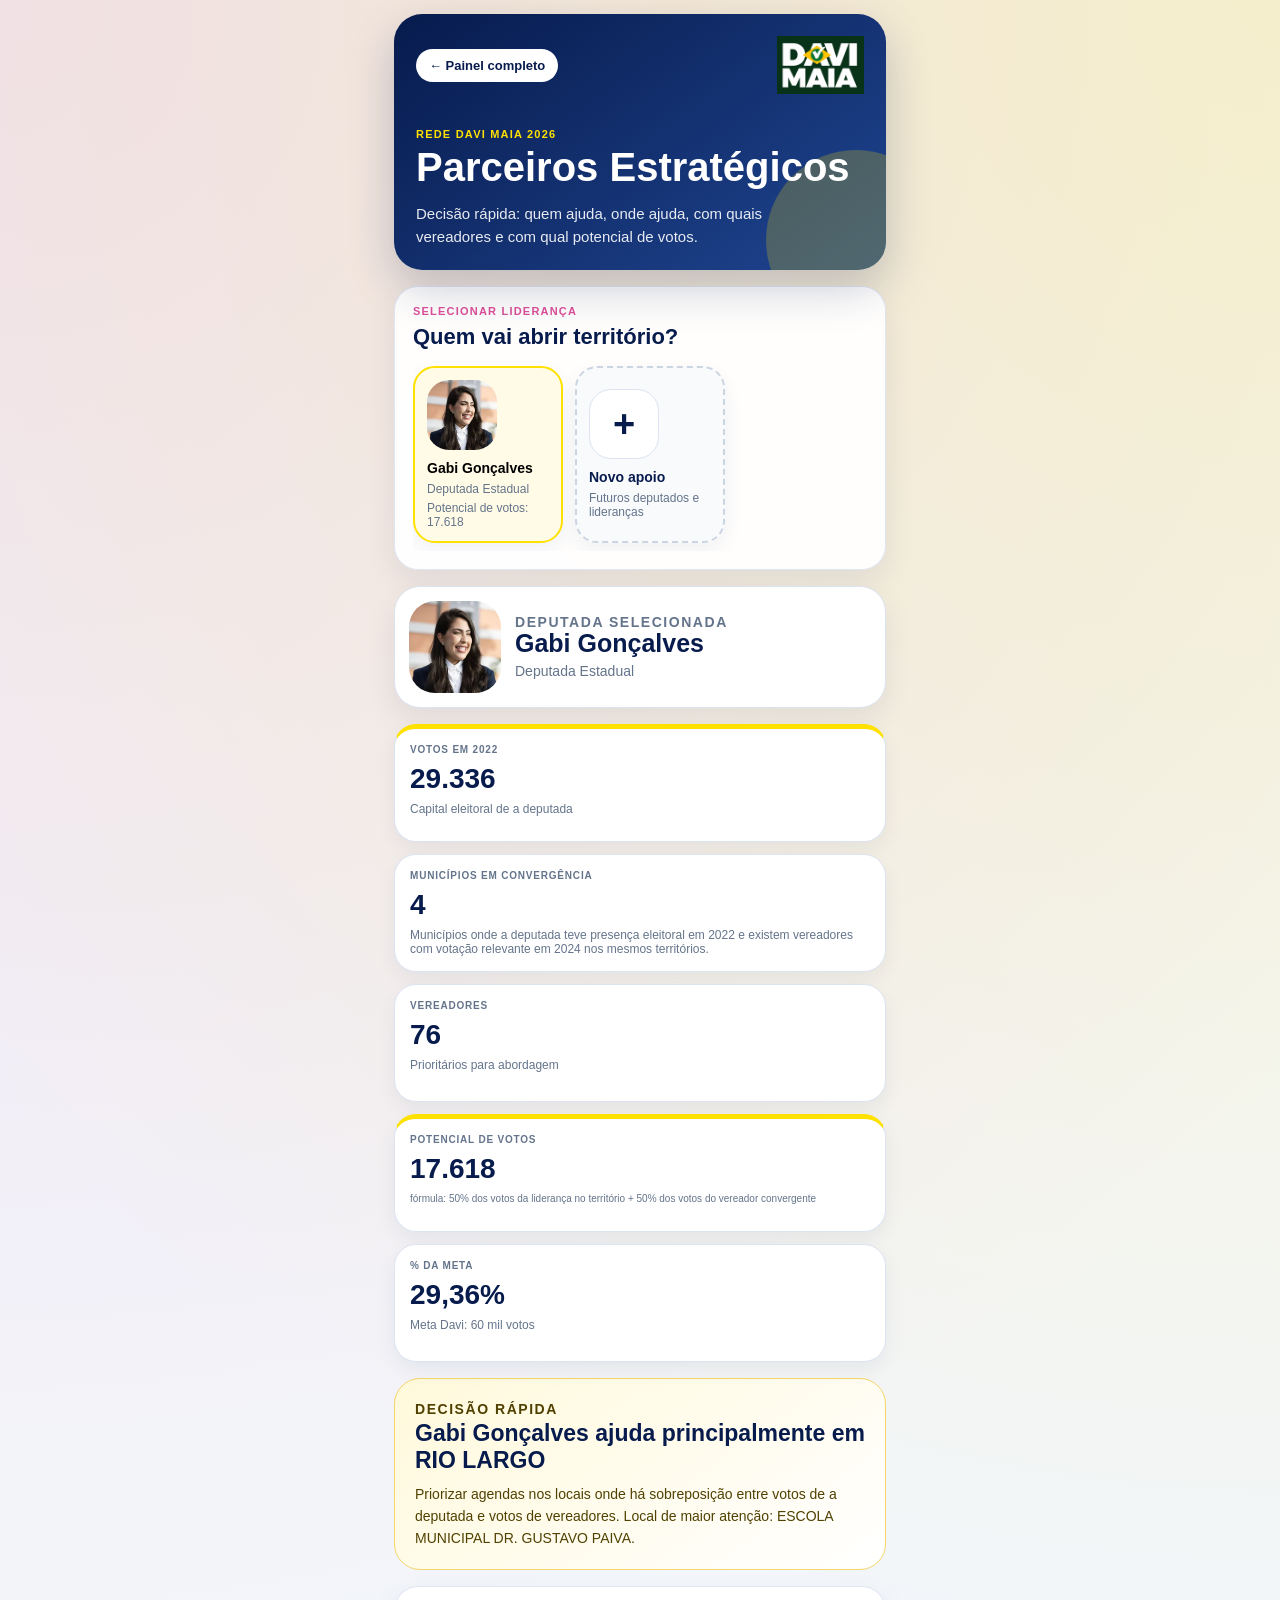
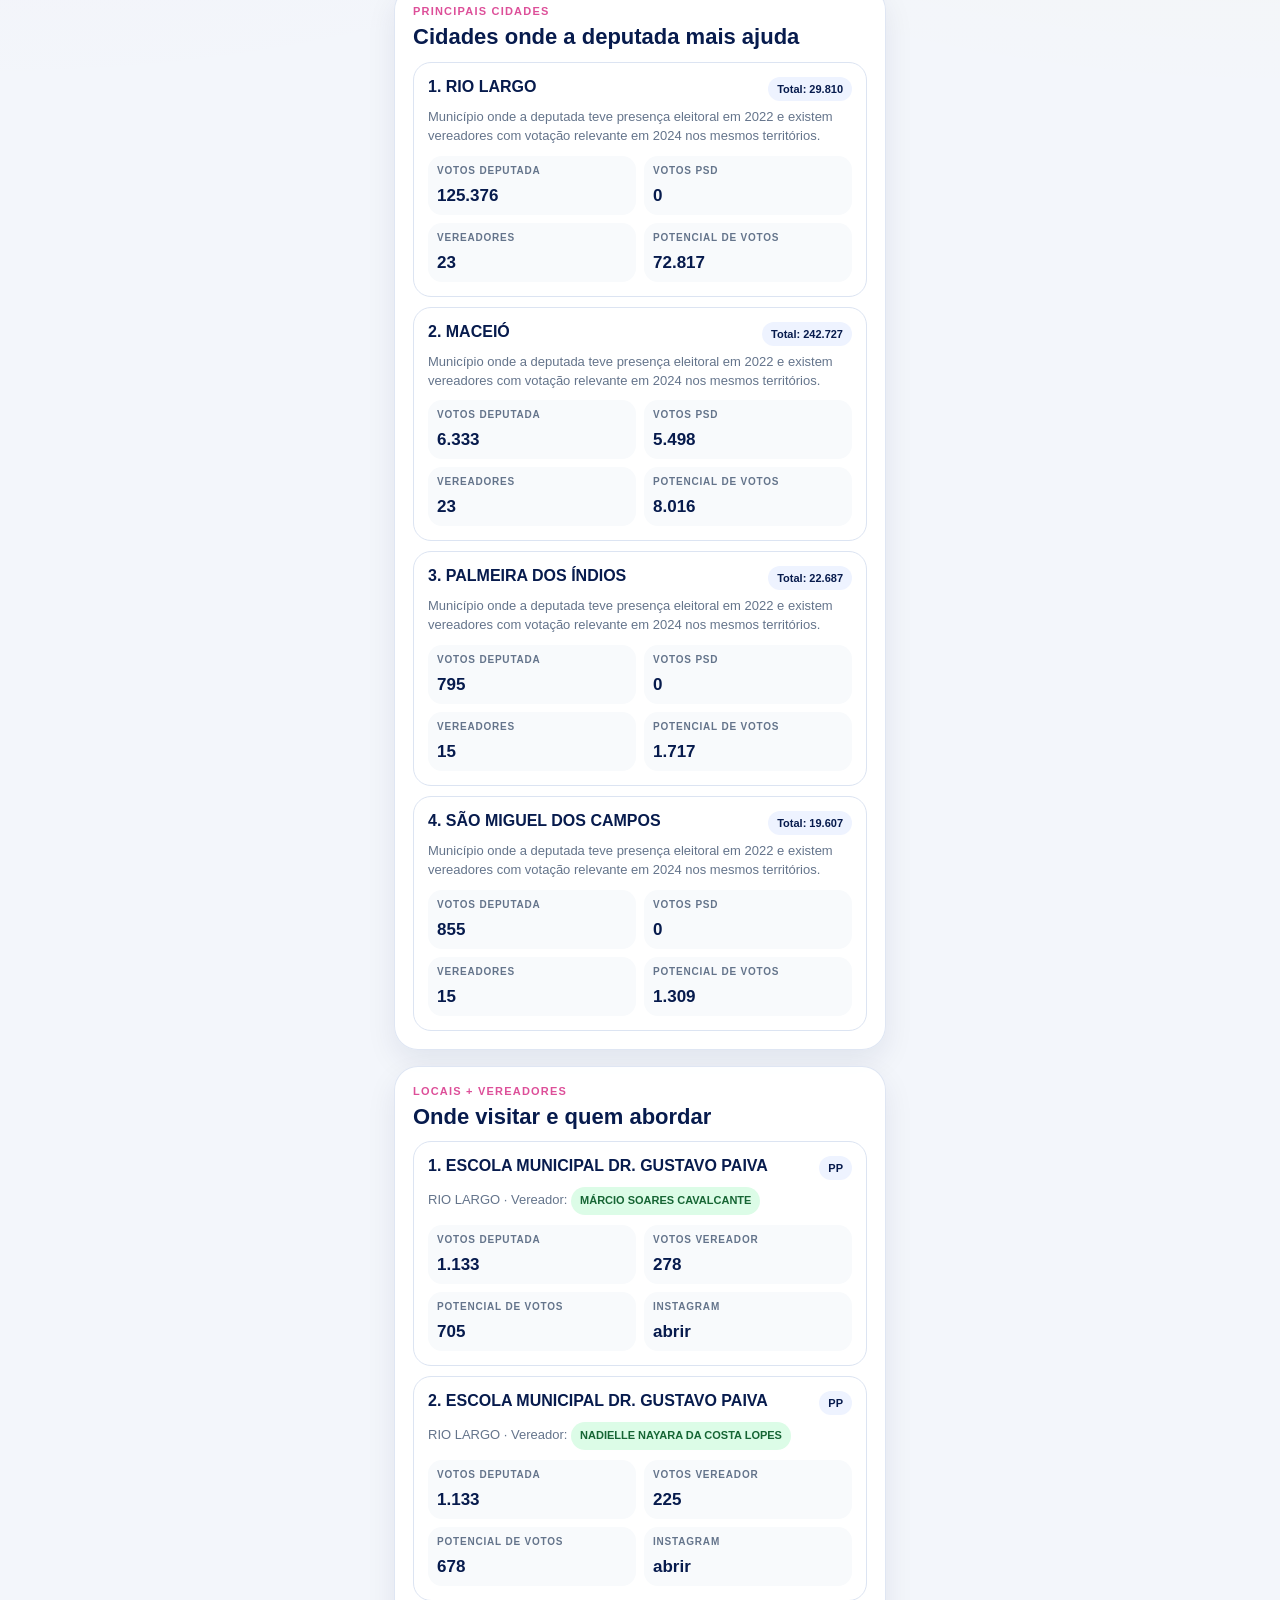
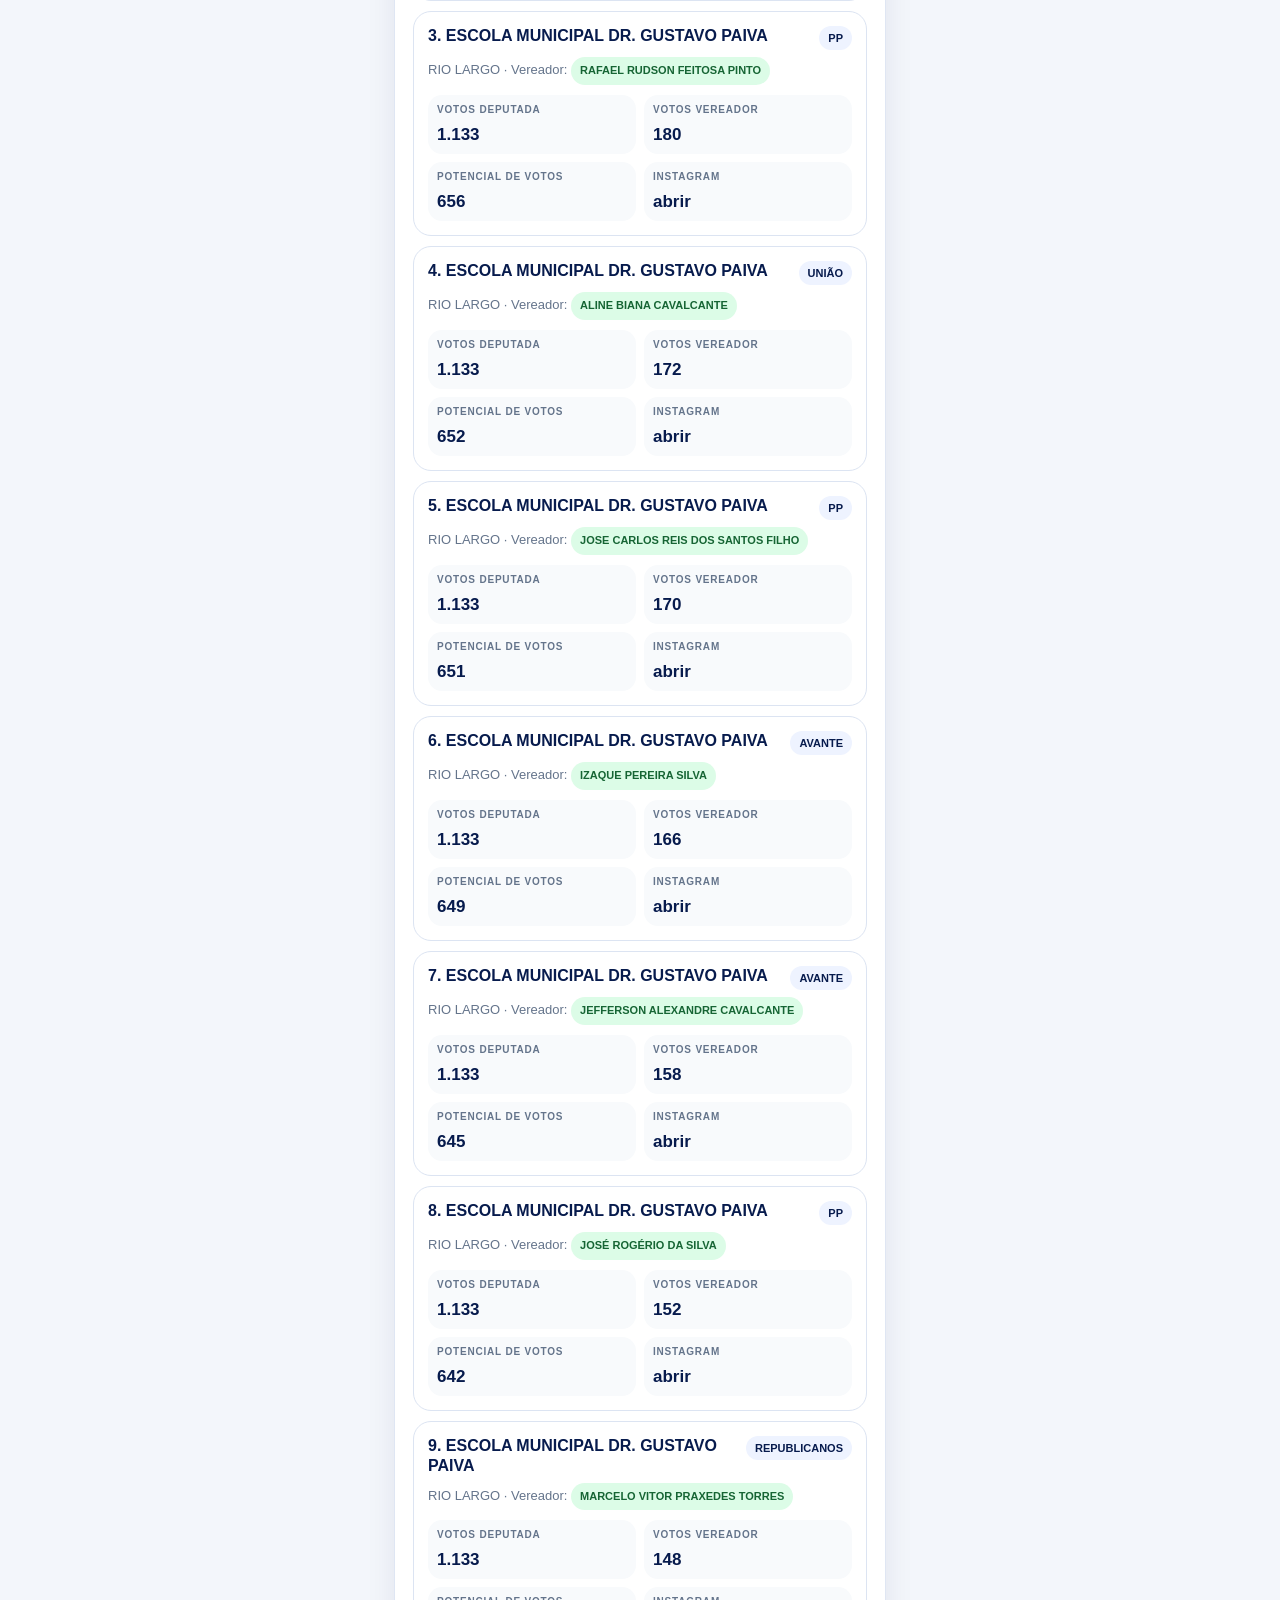
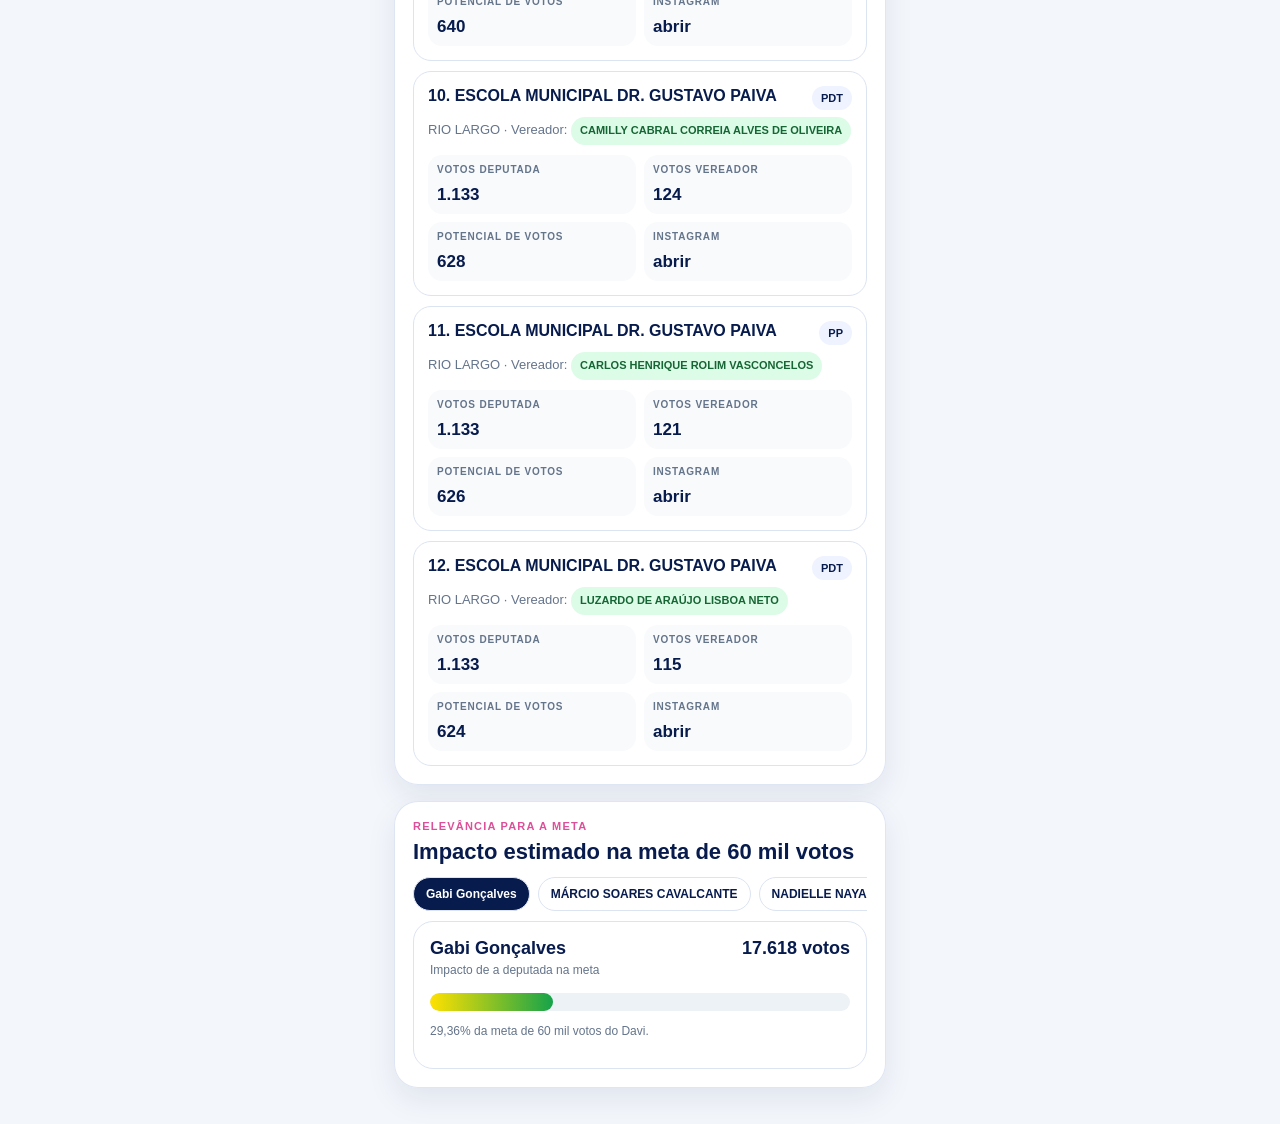
<file: dashboard_mobile_parceiros/index.html>
<!DOCTYPE html>
<html lang="pt-BR">
<head>
  <meta charset="UTF-8" />
  <meta name="viewport" content="width=device-width, initial-scale=1.0" />

  <title>Painel Mobile — Parceiros Davi Maia 2026</title>

  <link rel="stylesheet" href="css/mobile-parceiros.css?v=3" />
</head>

<body>
  <main class="app-shell">
    <header class="hero">
      <div class="topbar">
        <a href="../dashboard_v2/" class="back-link">← Painel completo</a>
        
        <a href="../dashboard_v2/" class="davi-logo-wrap" aria-label="Abrir painel principal do Davi Maia" title="Abrir painel principal do Davi Maia">
          <img src="assets/parceiros/logo_davi_maia.webp" alt="Davi Maia" />
        </a>
        
      </div>

      <p class="eyebrow yellow">Rede Davi Maia 2026</p>
      <h1>Parceiros Estratégicos</h1>
      <p class="subtitle">
        Decisão rápida: quem ajuda, onde ajuda, com quais vereadores e com qual potencial de votos.
      </p>
    </header>

    <section class="section compact">
      <p class="eyebrow">Selecionar liderança</p>
      <h2>Quem vai abrir território?</h2>
      <div id="partner-selector" class="partner-selector">
        <div class="loading-card">Carregando lideranças...</div>
      </div>
    </section>

    <section id="partner-detail" class="partner-detail hidden">
      <div class="partner-profile-card">
        <div id="partner-avatar" class="partner-avatar">
          <span>--</span>
        </div>

        <div class="partner-profile-info">
          <p id="selected-cargo-label" class="eyebrow">Liderança selecionada</p>
          <h2 id="partner-name">-</h2>
          <p id="partner-role">-</p>
        </div>
      </div>

      <section class="metric-grid">
        <article class="metric-card featured">
          <small>Votos em 2022</small>
          <strong id="metric-votos-2022">-</strong>
          <span id="legend-votos-2022">Capital eleitoral da liderança</span>
        </article>

        <article class="metric-card info">
          <small>Municípios em convergência</small>
          <strong id="metric-municipios">-</strong>
          <span id="legend-municipios">Municípios com sobreposição territorial.</span>
        </article>

        <article class="metric-card">
          <small>Vereadores</small>
          <strong id="metric-vereadores">-</strong>
          <span>Prioritários para abordagem</span>
        </article>

        <article class="metric-card featured">
          <small>Potencial de votos</small>
          <strong id="metric-potencial">-</strong>
          <span class="footnote">
            fórmula: 50% dos votos da liderança no território + 50% dos votos do vereador convergente
          </span>
        </article>

        <article class="metric-card">
          <small>% da meta</small>
          <strong id="metric-percentual-meta">-</strong>
          <span>Meta Davi: 60 mil votos</span>
        </article>
      </section>

      <section class="decision-card">
        <p class="eyebrow">Decisão rápida</p>
        <h2 id="quick-decision-title">-</h2>
        <p id="quick-decision-text">-</p>
      </section>

      <section class="section">
        <p class="eyebrow">Principais cidades</p>
        <h2 id="cities-title">Cidades onde a liderança mais ajuda</h2>
        <div id="top-cities" class="list-stack"></div>
      </section>

      <section class="section">
        <p class="eyebrow">Locais + vereadores</p>
        <h2>Onde visitar e quem abordar</h2>
        <div id="school-vereador-list" class="list-stack"></div>
      </section>

      <section class="section">
        <p class="eyebrow">Relevância para a meta</p>
        <h2>Impacto estimado na meta de 60 mil votos</h2>

        <div id="impact-tabs" class="impact-tabs"></div>

        <div class="impact-card">
          <div class="impact-header">
            <div>
              <strong id="impact-title">-</strong>
              <span id="impact-subtitle">-</span>
            </div>
            <strong id="impact-value">-</strong>
          </div>

          <div class="progress-wrap">
            <div id="impact-bar" class="progress-bar"></div>
          </div>

          <p id="impact-note" class="impact-note">-</p>
        </div>
      </section>
    </section>

    <section id="empty-state" class="empty-state hidden">
      <h2>Nenhuma liderança processada ainda</h2>
      <p>O painel mobile será preenchido automaticamente pelo painel completo.</p>
    </section>
  </main>

  <script src="js/mobile-parceiros.js?v=3"></script>
</body>
</html>
</file>
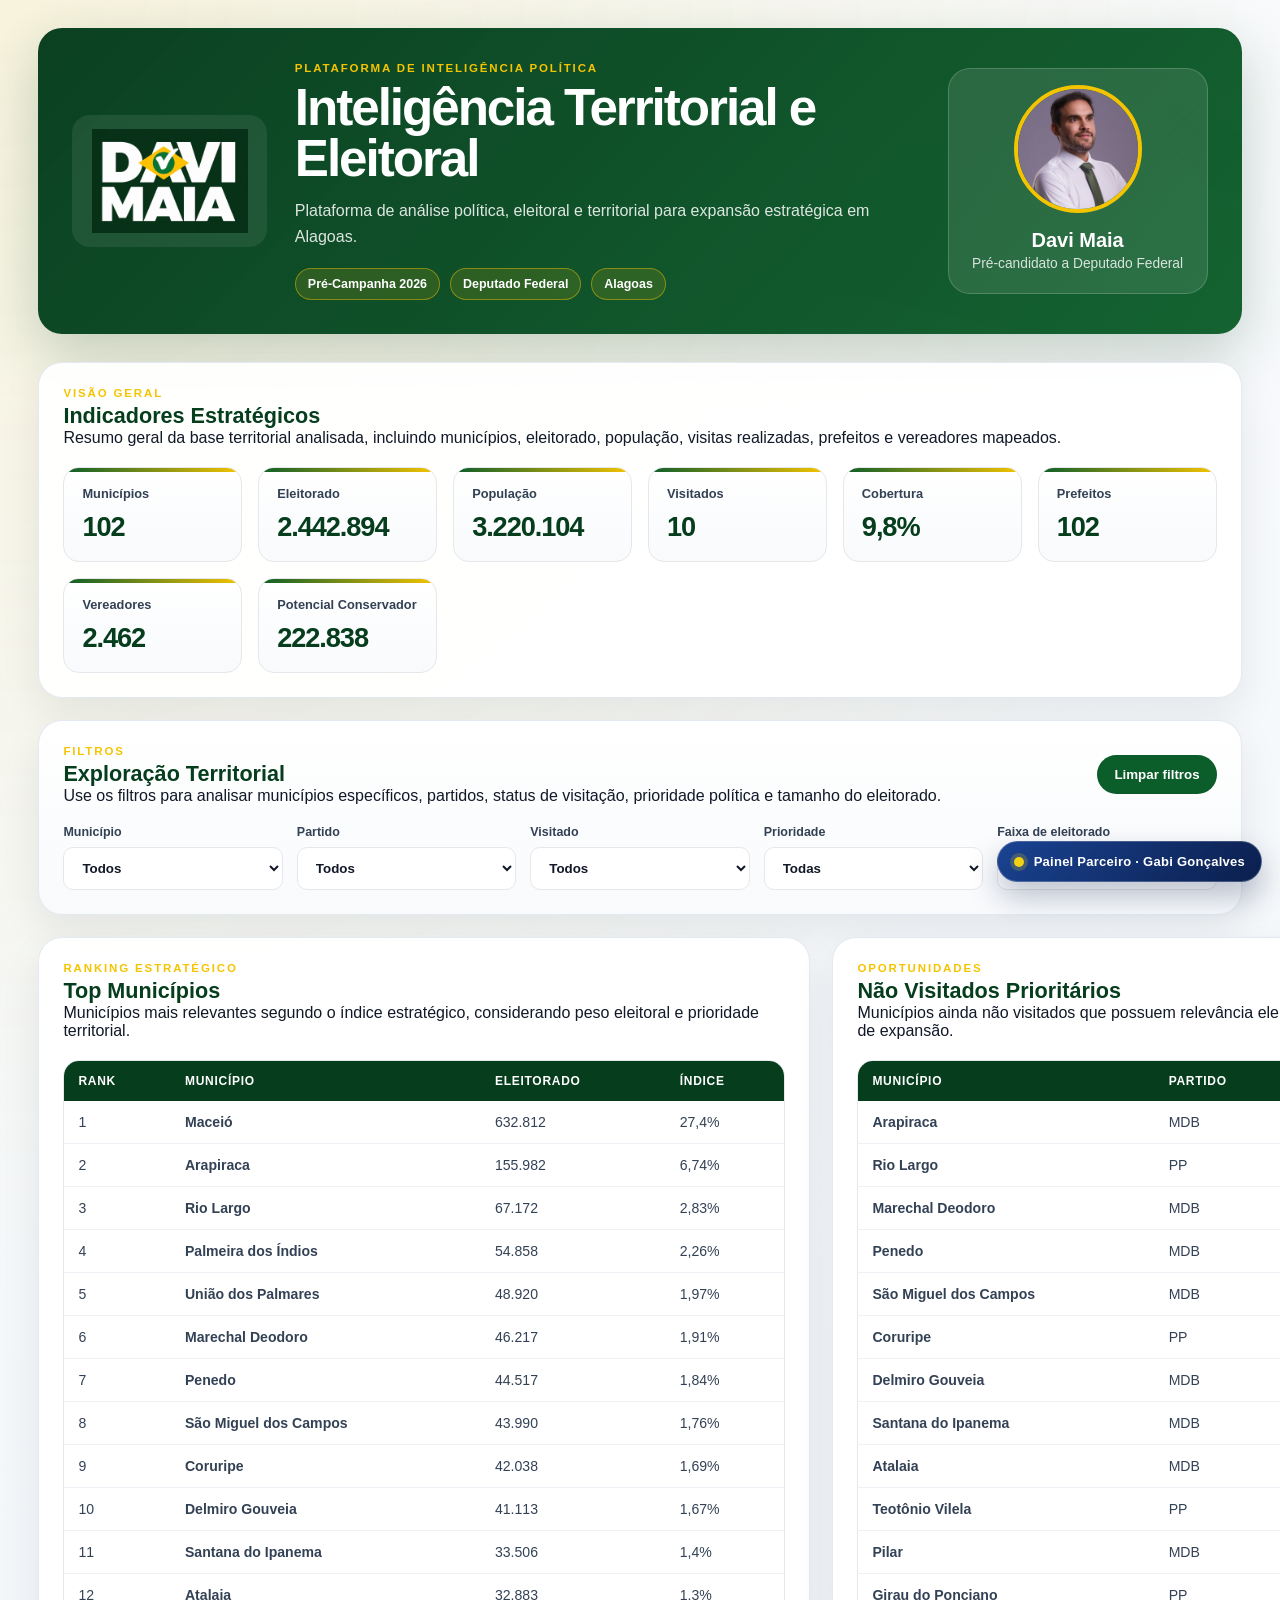
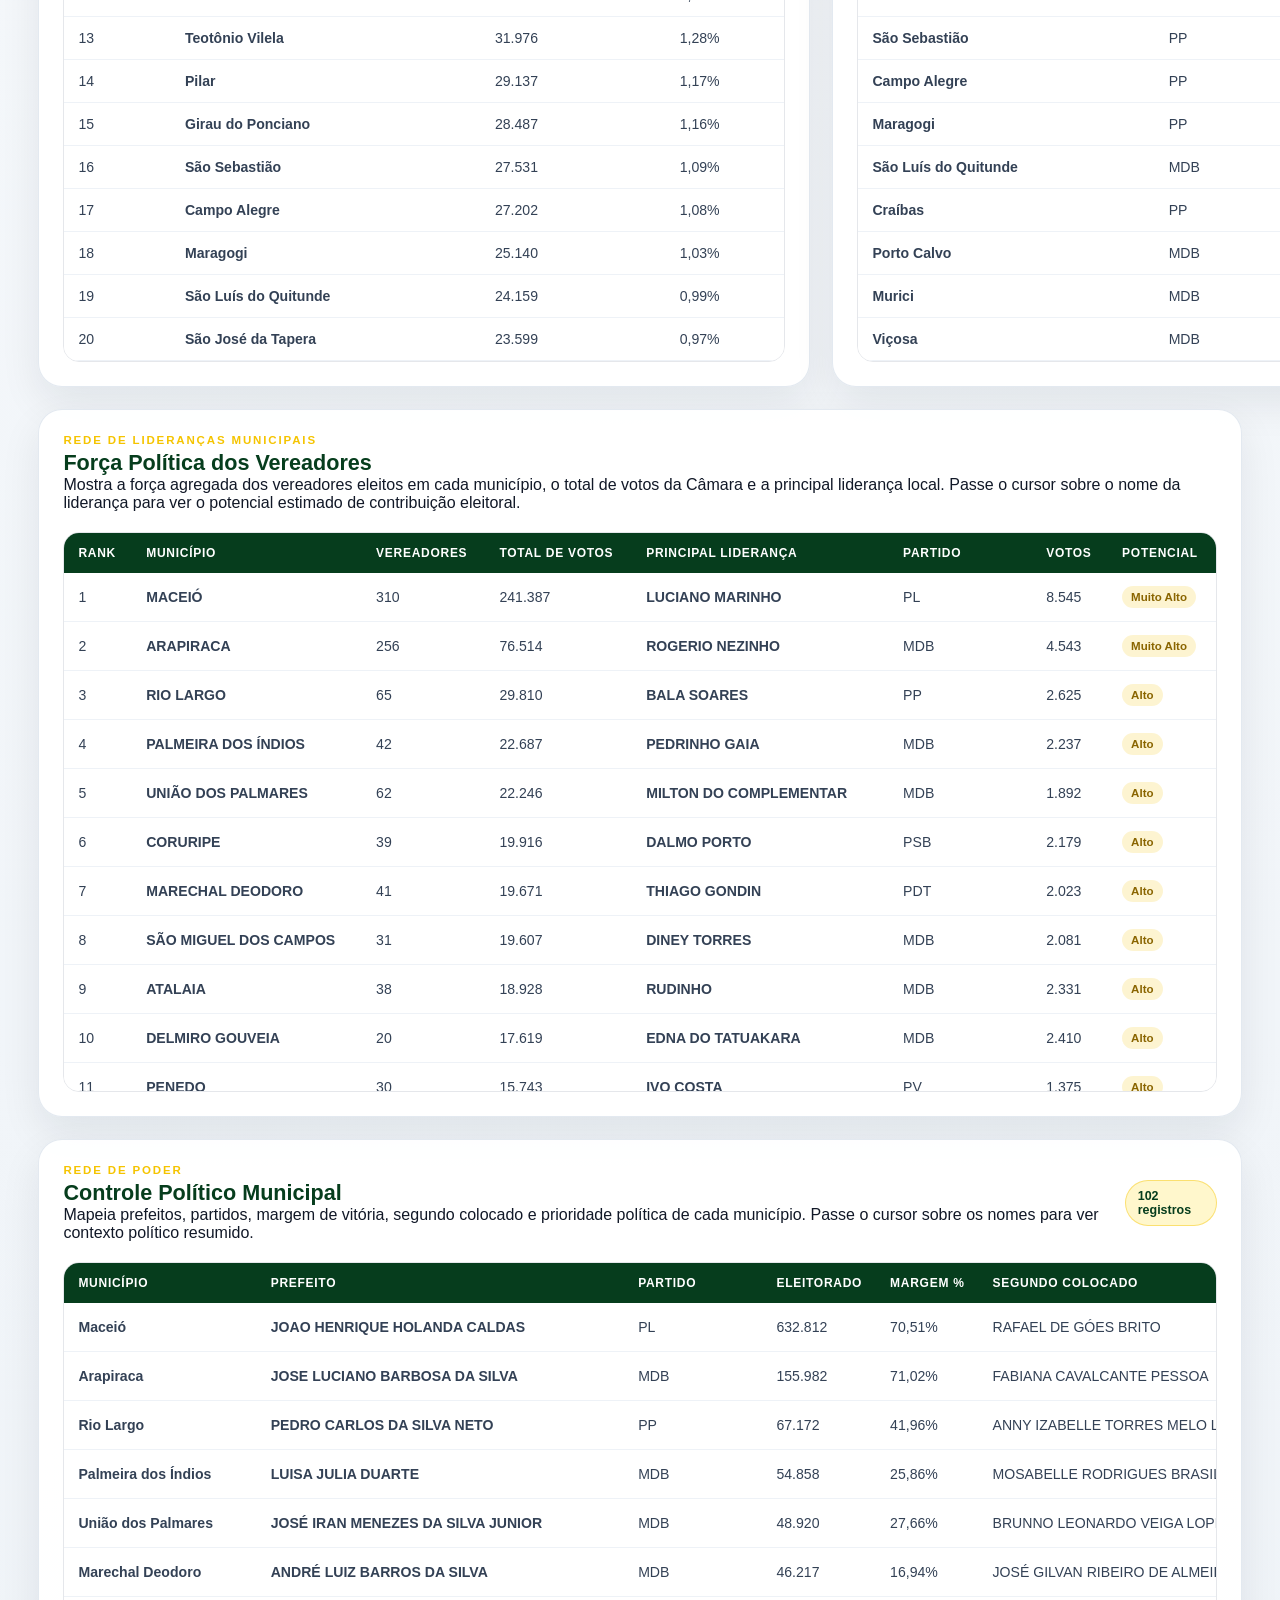
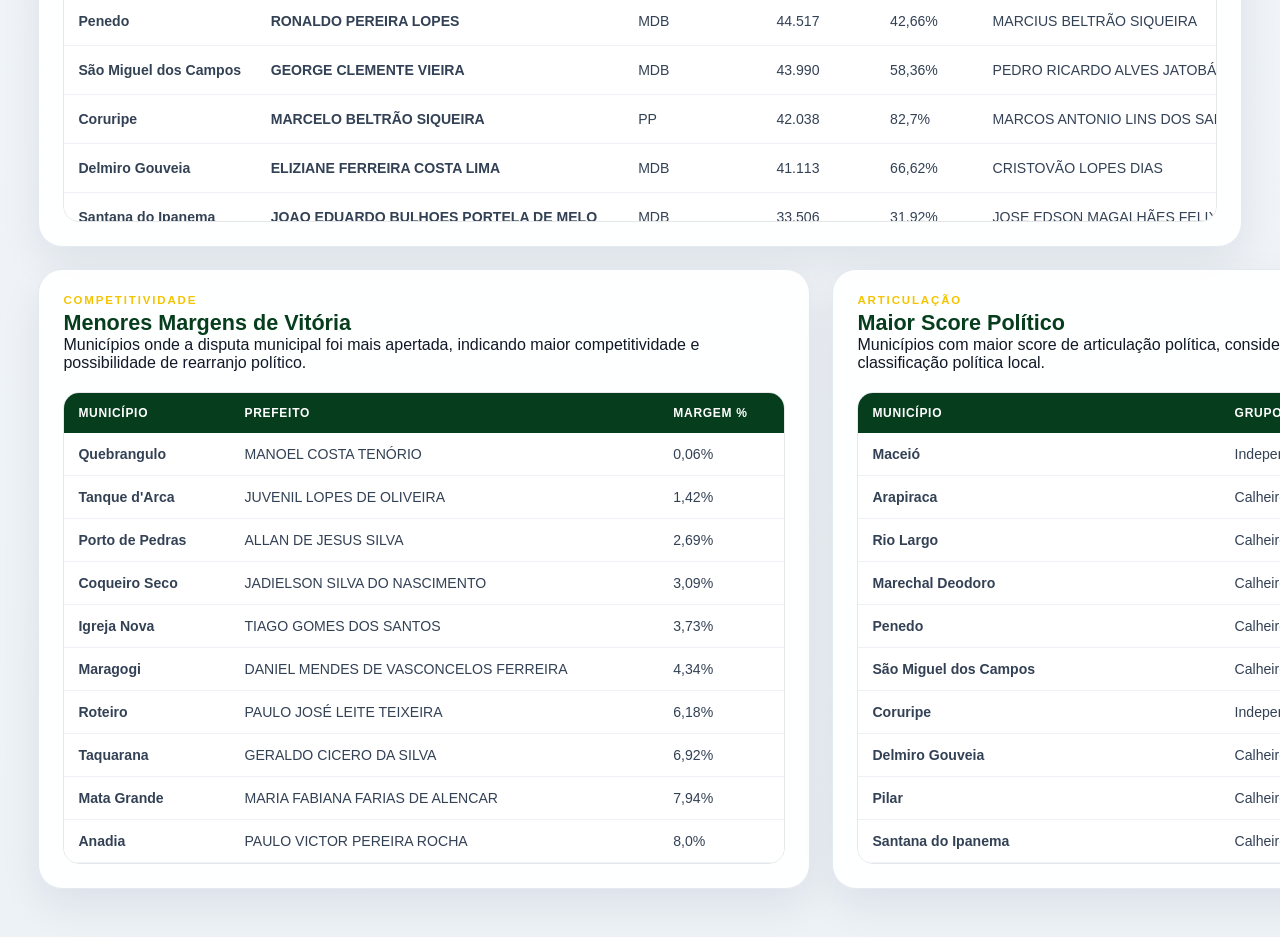
<file: dashboard_v2/index.html>
<!DOCTYPE html>
<html lang="pt-BR">
<head>
  <meta charset="UTF-8" />
  <meta name="viewport" content="width=device-width, initial-scale=1.0" />
  <title>Inteligência Territorial e Eleitoral | Dashboard V2</title>
  <link rel="stylesheet" href="css/style.css" />

<style id="parceiros-estrategicos-style">
  .parceiros-section {
    margin-top: 36px;
  }

  .parceiros-grid {
    display: grid;
    grid-template-columns: repeat(5, minmax(0, 1fr));
    gap: 16px;
    margin: 20px 0 28px;
  }

  .parceiros-card {
    background: #ffffff;
    border: 1px solid rgba(15, 91, 45, 0.14);
    border-radius: 18px;
    padding: 18px;
    box-shadow: 0 10px 30px rgba(15, 23, 42, 0.06);
  }

  .parceiros-card small {
    display: block;
    color: #64748b;
    font-size: 12px;
    font-weight: 700;
    margin-bottom: 8px;
    text-transform: uppercase;
    letter-spacing: .04em;
  }

  .parceiros-card strong {
    display: block;
    color: #063b20;
    font-size: 26px;
    line-height: 1.1;
  }

  .parceiros-card span {
    display: block;
    margin-top: 6px;
    color: #64748b;
    font-size: 12px;
  }

  .parceiros-note {
    background: #fff9db;
    border: 1px solid #f4d66a;
    color: #5a4600;
    border-radius: 16px;
    padding: 14px 16px;
    font-size: 13px;
    margin: 12px 0 22px;
  }

  .parceiros-subgrid {
    display: grid;
    grid-template-columns: 1fr;
    gap: 22px;
  }

  .parceiros-table-wrap {
    width: 100%;
    overflow-x: auto;
    border: 1px solid rgba(15, 91, 45, 0.14);
    border-radius: 18px;
    background: #ffffff;
  }

  .parceiros-table {
    width: 100%;
    border-collapse: collapse;
    font-size: 13px;
  }

  .parceiros-table th {
    background: #063b20;
    color: #ffffff;
    text-align: left;
    padding: 12px 10px;
    white-space: nowrap;
  }

  .parceiros-table td {
    border-bottom: 1px solid #edf2ef;
    padding: 10px;
    vertical-align: top;
  }

  .parceiros-table tr:nth-child(even) td {
    background: #fbfdfc;
  }

  .parceiros-pill {
    display: inline-block;
    border-radius: 999px;
    padding: 5px 9px;
    font-size: 11px;
    font-weight: 800;
    background: #eaf4ee;
    color: #063b20;
    white-space: nowrap;
  }

  .parceiros-pill.alta {
    background: #dcfce7;
    color: #166534;
  }

  .parceiros-pill.media {
    background: #fef9c3;
    color: #854d0e;
  }

  .parceiros-pill.baixa {
    background: #e0f2fe;
    color: #075985;
  }

  .parceiros-empty {
    color: #64748b;
    padding: 16px;
  }

  @media (max-width: 1100px) {
    .parceiros-grid {
      grid-template-columns: repeat(2, minmax(0, 1fr));
    }
  }

  @media (max-width: 720px) {
    .parceiros-grid {
      grid-template-columns: 1fr;
    }
  }

  @media print {
    .parceiros-section {
      break-inside: avoid;
    }

    .parceiros-table {
      font-size: 10px;
    }

    .parceiros-table th,
    .parceiros-table td {
      padding: 6px;
    }
  }
</style>
</head>

<body>
  <div class="app">
    <header class="hero">
      <div class="hero-content">
        <div class="hero-brand">
          <img src="../public/images/brand_davi_maia_01.png" alt="Davi Maia" class="logo-campanha" />

          <div class="hero-text">
           <p class="eyebrow">PLATAFORMA DE INTELIGÊNCIA POLÍTICA</p>
            <h1>Inteligência Territorial e Eleitoral</h1>
            <p class="subtitle">
              Plataforma de análise política, eleitoral e territorial para expansão estratégica em Alagoas.
            </p>

            <div class="hero-tags">
              <span>Pré-Campanha 2026</span>
              <span>Deputado Federal</span>
              <span>Alagoas</span>
            </div>
          </div>
        </div>

        <div class="hero-profile">
          <img src="../public/images/foto_perfil_instagram_davi_maia.jpg" alt="Davi Maia" class="foto-davi" />
          <div class="profile-info">
            <h3>Davi Maia</h3>
            <p>Pré-candidato a Deputado Federal</p>
          </div>
        </div>
      </div>
    </header>

    <main>
      <section class="section">
        <div class="section-header">
          <div>
            <p class="eyebrow">Visão Geral</p>
            <h2>Indicadores Estratégicos</h2>
            <p class="section-description">
              Resumo geral da base territorial analisada, incluindo municípios, eleitorado, população, visitas realizadas,
              prefeitos e vereadores mapeados.
            </p>
          </div>
        </div>

        <div class="cards-grid">
          <article class="card" title="Quantidade total de municípios de Alagoas presentes na base.">
            <span>Municípios</span><strong id="cardMunicipios">-</strong>
          </article>

          <article class="card" title="Soma do eleitorado municipal de Alagoas em 2024.">
            <span>Eleitorado</span><strong id="cardEleitorado">-</strong>
          </article>

          <article class="card" title="Soma da população estimada dos municípios em 2024.">
            <span>População</span><strong id="cardPopulacao">-</strong>
          </article>

          <article class="card" title="Municípios já identificados com presença territorial na pré-campanha.">
            <span>Visitados</span><strong id="cardVisitados">-</strong>
          </article>

          <article class="card" title="Percentual dos municípios de Alagoas já visitados.">
            <span>Cobertura</span><strong id="cardCobertura">-</strong>
          </article>

          <article class="card" title="Quantidade de prefeitos mapeados na base política municipal.">
            <span>Prefeitos</span><strong id="cardPrefeitos">-</strong>
          </article>

          <article class="card" title="Quantidade total de vereadores eleitos mapeados nos 102 municípios de Alagoas.">
            <span>Vereadores</span><strong id="cardVereadores">-</strong>
          </article>

          <article class="card" title="Estimativa conservadora de votos que a rede de vereadores poderia contribuir para Davi Maia, considerando 20% dos votos nominais agregados.">
            <span>Potencial Conservador</span><strong id="cardPotencialConservador">-</strong>
          </article>
        </div>
      </section>

      <section class="section filters-section">
        <div class="section-header">
          <div>
            <p class="eyebrow">Filtros</p>
            <h2>Exploração Territorial</h2>
            <p class="section-description">
              Use os filtros para analisar municípios específicos, partidos, status de visitação, prioridade política e tamanho do eleitorado.
            </p>
          </div>
          <button id="btnLimparFiltros" class="btn-secondary">Limpar filtros</button>
        </div>

        <div class="filters-grid">
          <label>Município<select id="filtroMunicipio"><option value="">Todos</option></select></label>
          <label>Partido<select id="filtroPartido"><option value="">Todos</option></select></label>
          <label>Visitado<select id="filtroVisitado"><option value="">Todos</option><option value="true">Visitado</option><option value="false">Não visitado</option></select></label>
          <label>Prioridade<select id="filtroPrioridade"><option value="">Todas</option></select></label>
          <label>Faixa de eleitorado<select id="filtroEleitorado"><option value="">Todas</option><option value="ate_10000">Até 10 mil</option><option value="10000_30000">10 mil a 30 mil</option><option value="30000_100000">30 mil a 100 mil</option><option value="acima_100000">Acima de 100 mil</option></select></label>
        </div>
      </section>

      <section class="section two-columns">
        <div class="panel">
          <div class="section-header">
            <div>
              <p class="eyebrow">Ranking Estratégico</p>
              <h2>Top Municípios</h2>
              <p class="section-description">
                Municípios mais relevantes segundo o índice estratégico, considerando peso eleitoral e prioridade territorial.
              </p>
            </div>
          </div>
          <div class="table-wrap">
            <table>
              <thead><tr><th>Rank</th><th>Município</th><th>Eleitorado</th><th>Índice</th></tr></thead>
              <tbody id="tabelaRanking"></tbody>
            </table>
          </div>
        </div>

        <div class="panel">
          <div class="section-header">
            <div>
              <p class="eyebrow">Oportunidades</p>
              <h2>Não Visitados Prioritários</h2>
              <p class="section-description">
                Municípios ainda não visitados que possuem relevância eleitoral e podem representar oportunidade de expansão.
              </p>
            </div>
          </div>
          <div class="table-wrap">
            <table>
              <thead><tr><th>Município</th><th>Partido</th><th>Eleitorado</th><th>Índice</th></tr></thead>
              <tbody id="tabelaNaoVisitados"></tbody>
            </table>
          </div>
        </div>
      </section>

      <section class="section">
        <div class="section-header">
          <div>
            <p class="eyebrow">Rede de Lideranças Municipais</p>
            <h2>Força Política dos Vereadores</h2>
            <p class="section-description">
              Mostra a força agregada dos vereadores eleitos em cada município, o total de votos da Câmara e a principal liderança local.
              Passe o cursor sobre o nome da liderança para ver o potencial estimado de contribuição eleitoral.
            </p>
          </div>
        </div>

        <div class="table-wrap large">
          <table>
            <thead>
              <tr>
                <th title="Posição do município no ranking de força política dos vereadores.">Rank</th>
                <th title="Município analisado.">Município</th>
                <th title="Quantidade de vereadores eleitos no município.">Vereadores</th>
                <th title="Soma dos votos nominais obtidos pelos vereadores eleitos.">Total de Votos</th>
                <th title="Vereador mais votado do município.">Principal Liderança</th>
                <th title="Partido da principal liderança municipal.">Partido</th>
                <th title="Votos recebidos pela principal liderança em 2024.">Votos</th>
                <th title="Classificação do potencial político agregado do município.">Potencial</th>
              </tr>
            </thead>
            <tbody id="tabelaLiderancasMunicipais"></tbody>
          </table>
        </div>
      </section>

      <section class="section">
        <div class="section-header">
          <div>
            <p class="eyebrow">Rede de Poder</p>
            <h2>Controle Político Municipal</h2>
            <p class="section-description">
              Mapeia prefeitos, partidos, margem de vitória, segundo colocado e prioridade política de cada município.
              Passe o cursor sobre os nomes para ver contexto político resumido.
            </p>
          </div>
          <span id="contadorRegistros" class="counter">- registros</span>
        </div>

        <div class="table-wrap large">
          <table>
            <thead>
              <tr>
                <th>Município</th>
                <th>Prefeito</th>
                <th>Partido</th>
                <th>Eleitorado</th>
                <th>Margem %</th>
                <th>Segundo colocado</th>
                <th>Status</th>
                <th>Prioridade</th>
              </tr>
            </thead>
            <tbody id="tabelaRedePoder"></tbody>
          </table>
        </div>
      </section>

      <section class="section two-columns">
        <div class="panel">
          <div class="section-header">
            <div>
              <p class="eyebrow">Competitividade</p>
              <h2>Menores Margens de Vitória</h2>
              <p class="section-description">
                Municípios onde a disputa municipal foi mais apertada, indicando maior competitividade e possibilidade de rearranjo político.
              </p>
            </div>
          </div>
          <div class="table-wrap">
            <table>
              <thead><tr><th>Município</th><th>Prefeito</th><th>Margem %</th></tr></thead>
              <tbody id="tabelaMargem"></tbody>
            </table>
          </div>
        </div>

        <div class="panel">
          <div class="section-header">
            <div>
              <p class="eyebrow">Articulação</p>
              <h2>Maior Score Político</h2>
              <p class="section-description">
                Municípios com maior score de articulação política, considerando prioridade estratégica e classificação política local.
              </p>
            </div>
          </div>
          <div class="table-wrap">
            <table>
              <thead><tr><th>Município</th><th>Grupo</th><th>Score</th></tr></thead>
              <tbody id="tabelaScore"></tbody>
            </table>
          </div>
        </div>
      </section>
    
<section id="parceiros-estrategicos-2026" class="section parceiros-section">
  <div class="section-header">
    <div>
      <p class="eyebrow">Matriz de Parceiros Políticos</p>
      <h2>Parceiros Estratégicos 2026</h2>
      <p class="section-description">
        Cruzamento entre a votação dos parceiros de Davi em 2022 e os redutos dos vereadores alagoanos em 2024.
        A ferramenta identifica quais parceiros podem abrir portas para Davi em territórios e locais de votação específicos.
      </p>
    </div>
  </div>

  <div class="parceiros-note">
    Leitura metodológica: a convergência não representa apoio confirmado nem previsão automática de votos.
    Ela indica onde existe sobreposição territorial entre o parceiro e vereadores que podem ser abordados politicamente.
  </div>

  <div class="parceiros-grid">
    <div class="parceiros-card">
      <small>Parceiros processados</small>
      <strong id="parceiros-processados">-</strong>
      <span>Parceiros incluídos na matriz</span>
    </div>

    <div class="parceiros-card">
      <small>Municípios</small>
      <strong id="parceiros-municipios">-</strong>
      <span>Com convergência territorial</span>
    </div>

    <div class="parceiros-card">
      <small>Vereadores</small>
      <strong id="parceiros-vereadores">-</strong>
      <span>Com redutos convergentes</span>
    </div>

    <div class="parceiros-card">
      <small>Potencial 20%</small>
      <strong id="parceiros-potencial">-</strong>
      <span>Vereadores únicos</span>
    </div>

    <div class="parceiros-card">
      <small>% da meta</small>
      <strong id="parceiros-meta">-</strong>
      <span>Sobre meta de 60 mil votos</span>
    </div>
  </div>

  <div class="parceiros-subgrid">
    <div>
      <h3>Ranking de Parceiros por Utilidade Territorial</h3>
      <div class="parceiros-table-wrap">
        <table class="parceiros-table">
          <thead>
            <tr>
              <th>Parceiro</th>
              <th>Cruzamentos</th>
              <th>Municípios</th>
              <th>Vereadores</th>
              <th>Potencial 20%</th>
              <th>% Meta</th>
              <th>Principal Município</th>
              <th>Principal Local</th>
            </tr>
          </thead>
          <tbody id="parceiros-ranking-body">
            <tr><td colspan="8" class="parceiros-empty">Carregando dados...</td></tr>
          </tbody>
        </table>
      </div>
    </div>

    <div>
      <h3>Top Convergências Parceiro x Vereador</h3>
      <div class="parceiros-table-wrap">
        <table class="parceiros-table">
          <thead>
            <tr>
              <th>#</th>
              <th>Parceiro</th>
              <th>Município</th>
              <th>Local de votação</th>
              <th>Vereador</th>
              <th>Partido</th>
              <th>Votos Parceiro</th>
              <th>Votos Vereador</th>
              <th>Índice</th>
              <th>Classificação</th>
              <th>Potencial 20%</th>
            </tr>
          </thead>
          <tbody id="parceiros-convergencias-body">
            <tr><td colspan="11" class="parceiros-empty">Carregando dados...</td></tr>
          </tbody>
        </table>
      </div>
    </div>

    <div>
      <h3>Vereadores Prioritários para Abordagem com Parceiros</h3>
      <div class="parceiros-table-wrap">
        <table class="parceiros-table">
          <thead>
            <tr>
              <th>Parceiro</th>
              <th>Município</th>
              <th>Vereador</th>
              <th>Partido</th>
              <th>Local de votação</th>
              <th>Votos Parceiro</th>
              <th>Votos Vereador</th>
              <th>Índice</th>
              <th>Potencial 20%</th>
            </tr>
          </thead>
          <tbody id="parceiros-vereadores-body">
            <tr><td colspan="9" class="parceiros-empty">Carregando dados...</td></tr>
          </tbody>
        </table>
      </div>
    </div>
  </div>
</section>

</main>
  </div>

  <script src="js/dashboard.js?v=20260624-corrigido"></script>
<!-- SPRINT01_GABI_PARTNER_LINK -->
<style>
  .gabi-partner-floating-link {
    position: fixed;
    right: 18px;
    bottom: 18px;
    z-index: 9999;
    display: inline-flex;
    align-items: center;
    gap: 10px;
    padding: 12px 16px;
    border-radius: 999px;
    background: linear-gradient(135deg, #1A4392 0%, #0B1F4D 100%);
    color: #ffffff;
    font-family: Arial, Helvetica, sans-serif;
    font-size: 13px;
    font-weight: 800;
    letter-spacing: .02em;
    text-decoration: none;
    box-shadow: 0 14px 30px rgba(11, 31, 77, .28);
    border: 1px solid rgba(255, 255, 255, .22);
  }

  .gabi-partner-floating-link span {
    width: 10px;
    height: 10px;
    border-radius: 999px;
    background: #F1D214;
    box-shadow: 0 0 0 4px rgba(241, 210, 20, .20);
  }

  .gabi-partner-floating-link:hover {
    transform: translateY(-2px);
    filter: brightness(1.06);
  }

  @media (max-width: 720px) {
    .gabi-partner-floating-link {
      left: 14px;
      right: 14px;
      bottom: 14px;
      justify-content: center;
      border-radius: 18px;
    }
  }
</style>

<a class="gabi-partner-floating-link" href="../parceiros/gabi-goncalves/" title="Abrir painel parceiro da Gabi Gonçalves">
  <span></span>
  Painel Parceiro · Gabi Gonçalves
</a>

<script src="js/parceiros.js?v=parceiros-estrategicos-v1"></script>
</body>
</html>
</file>
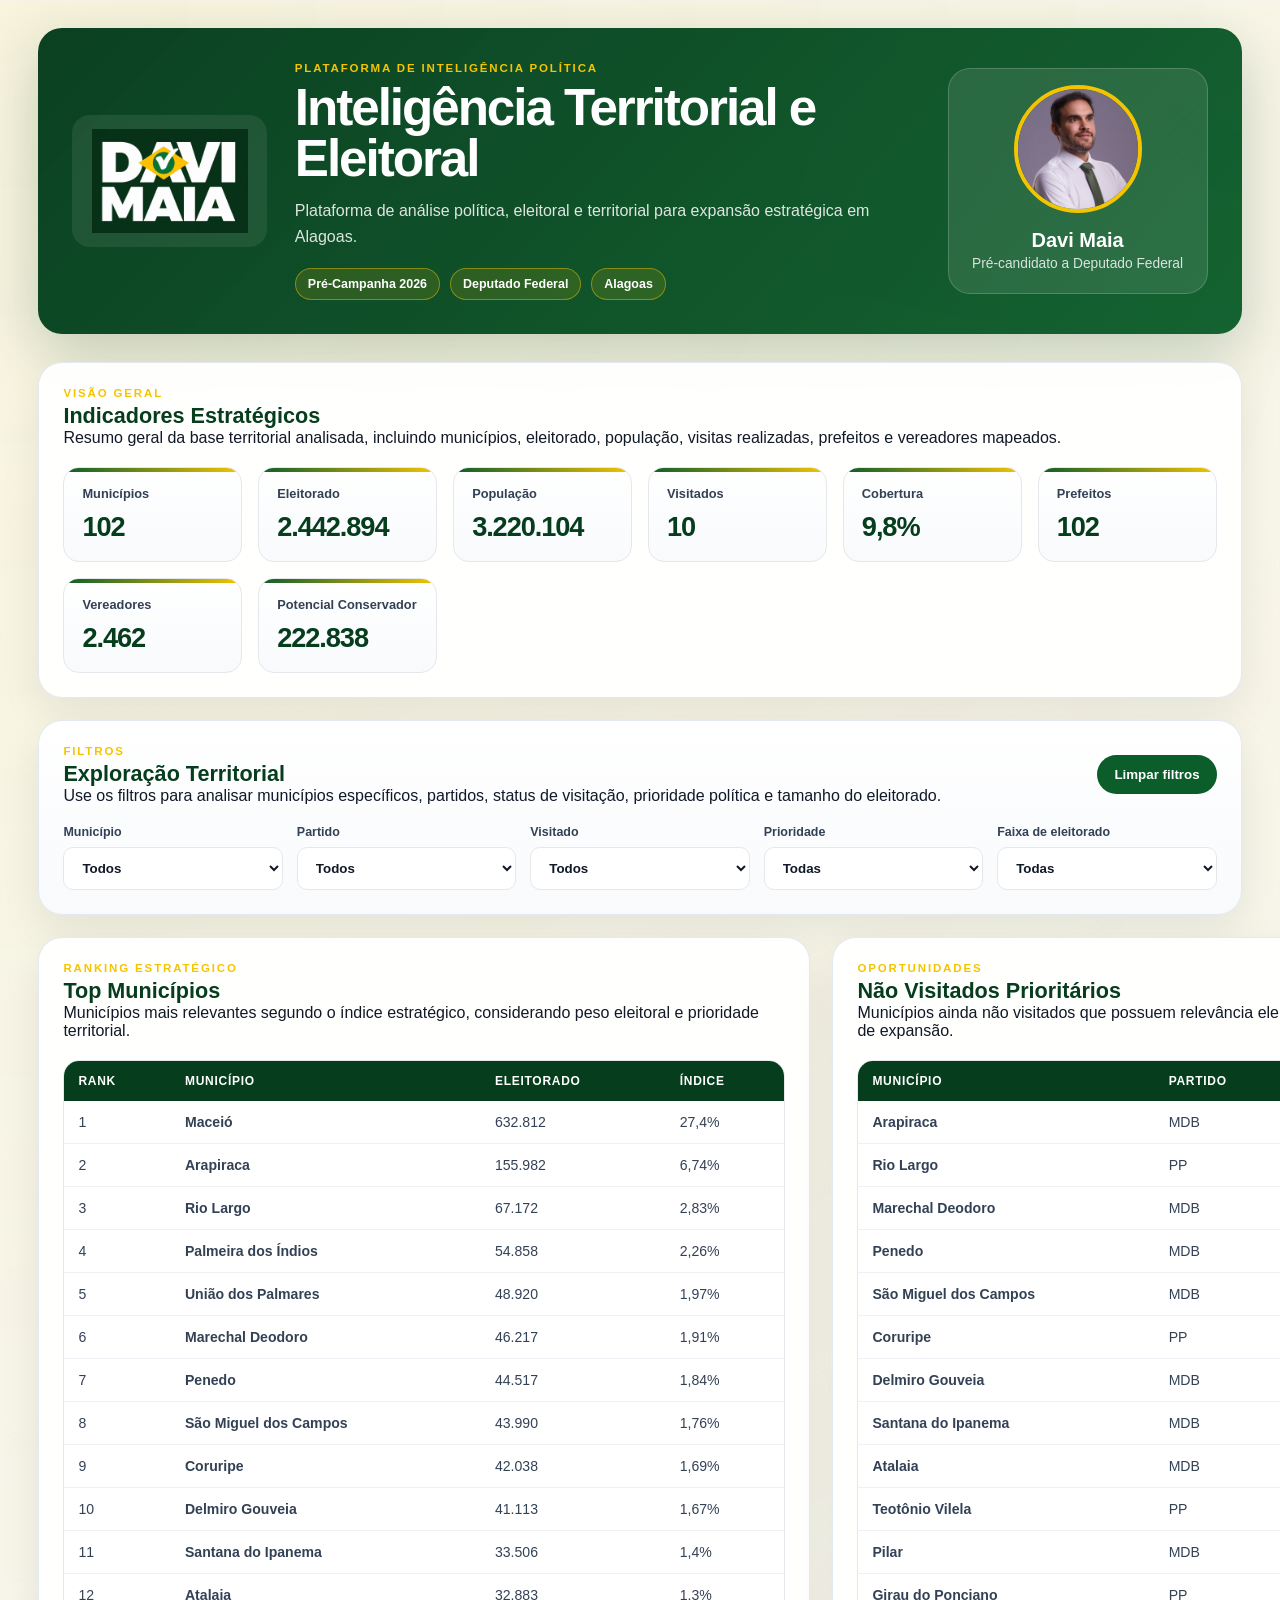
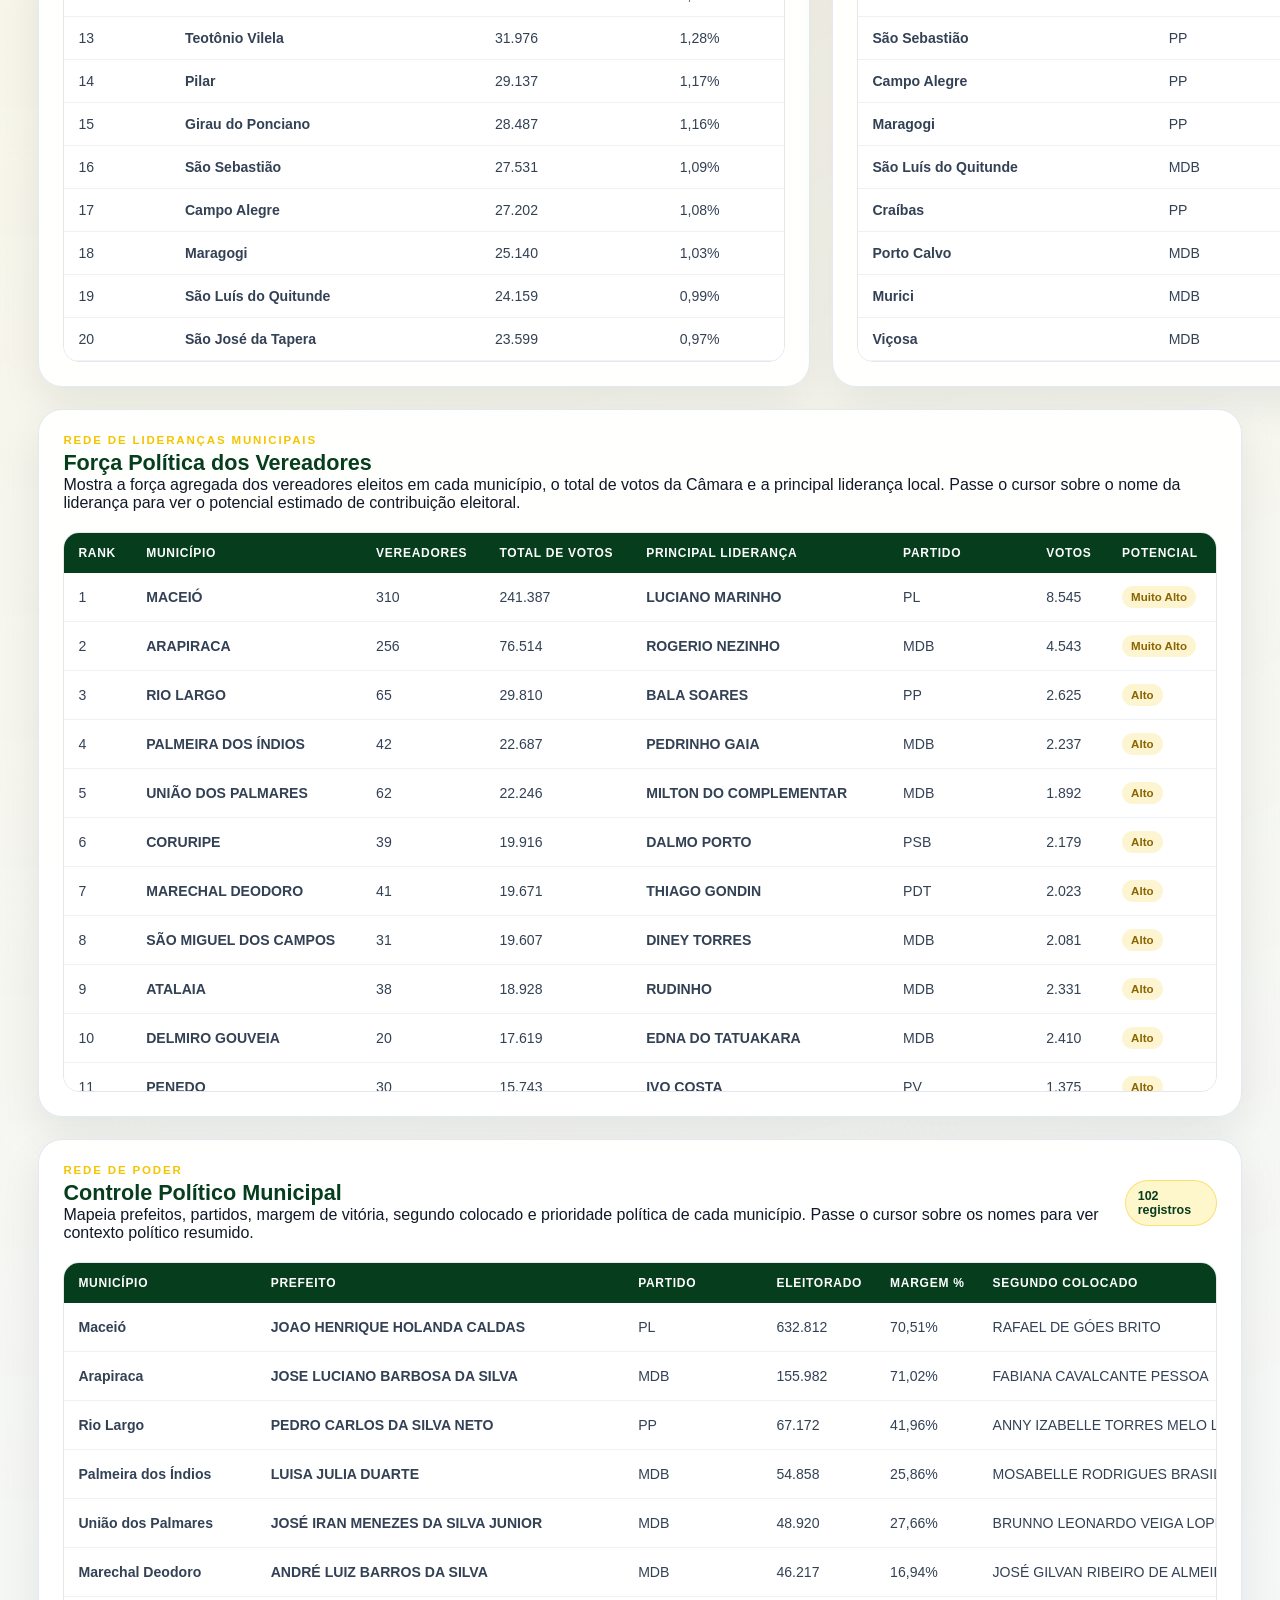
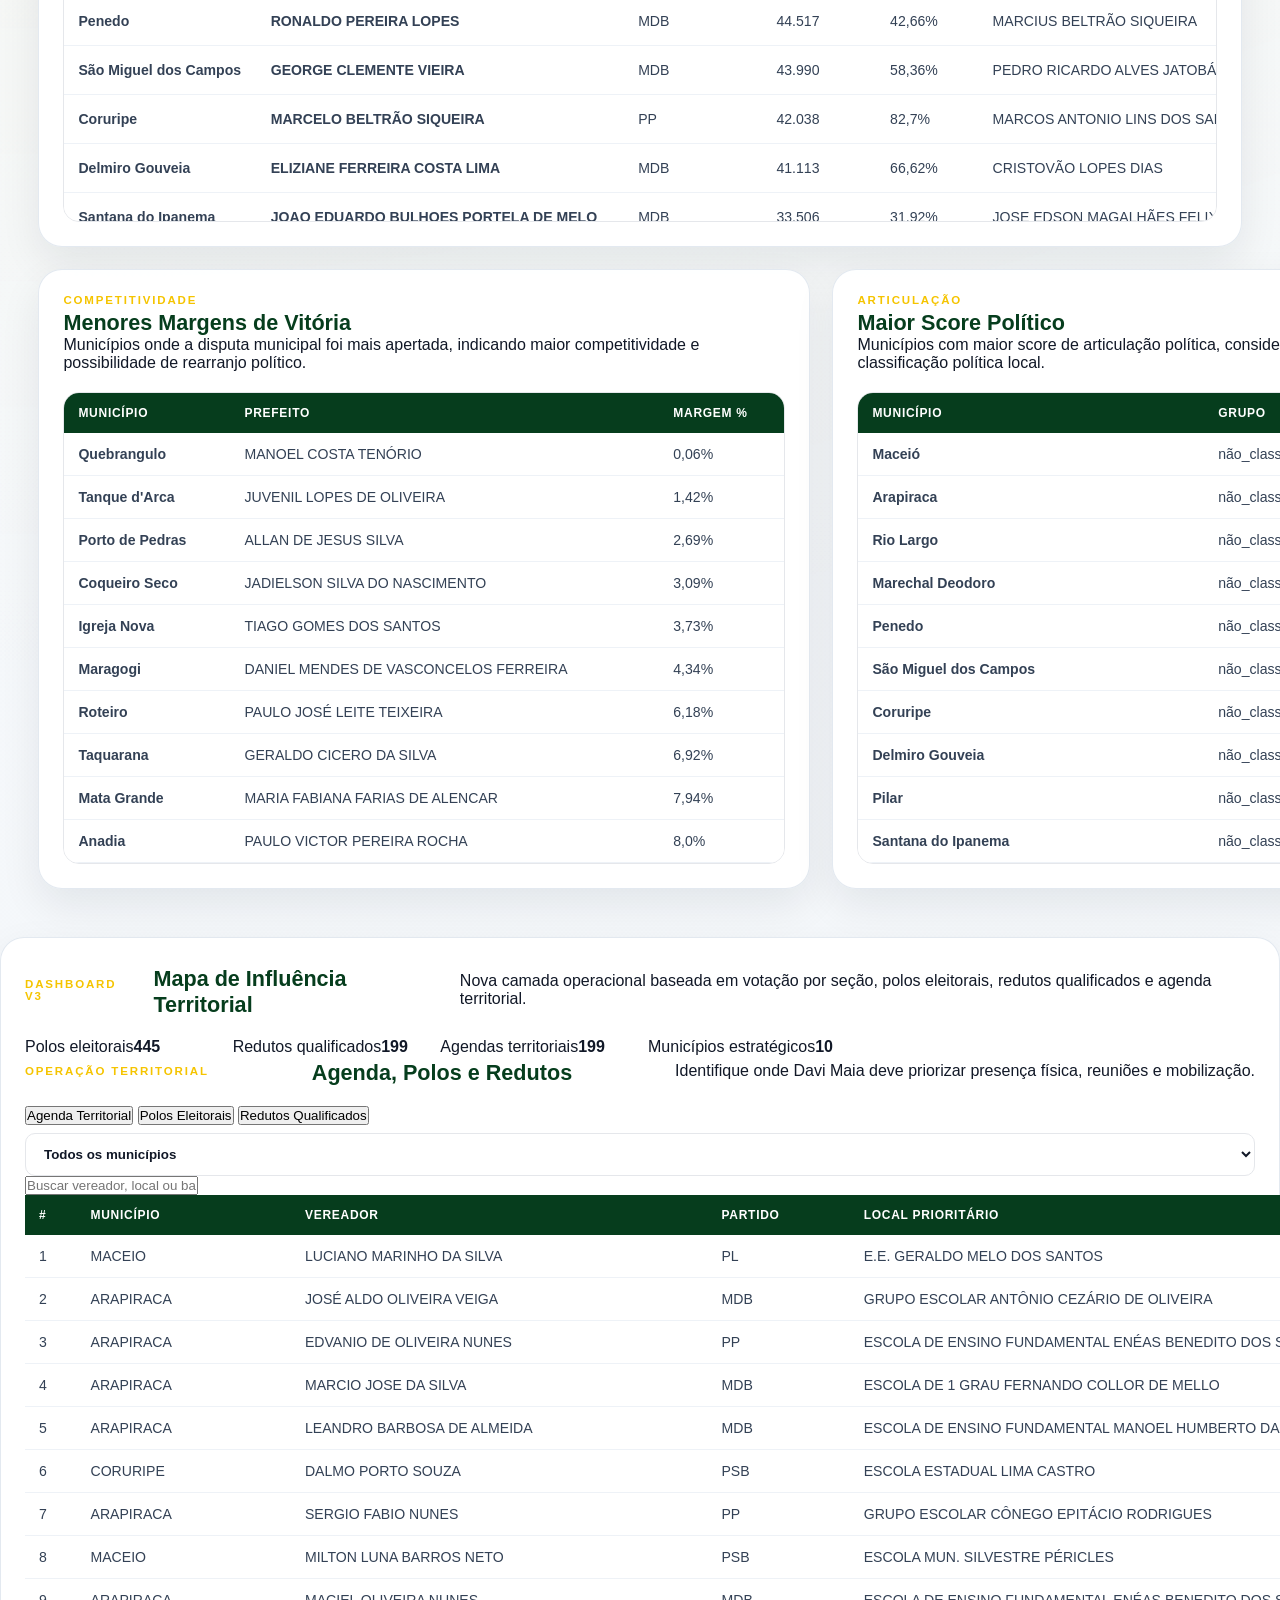
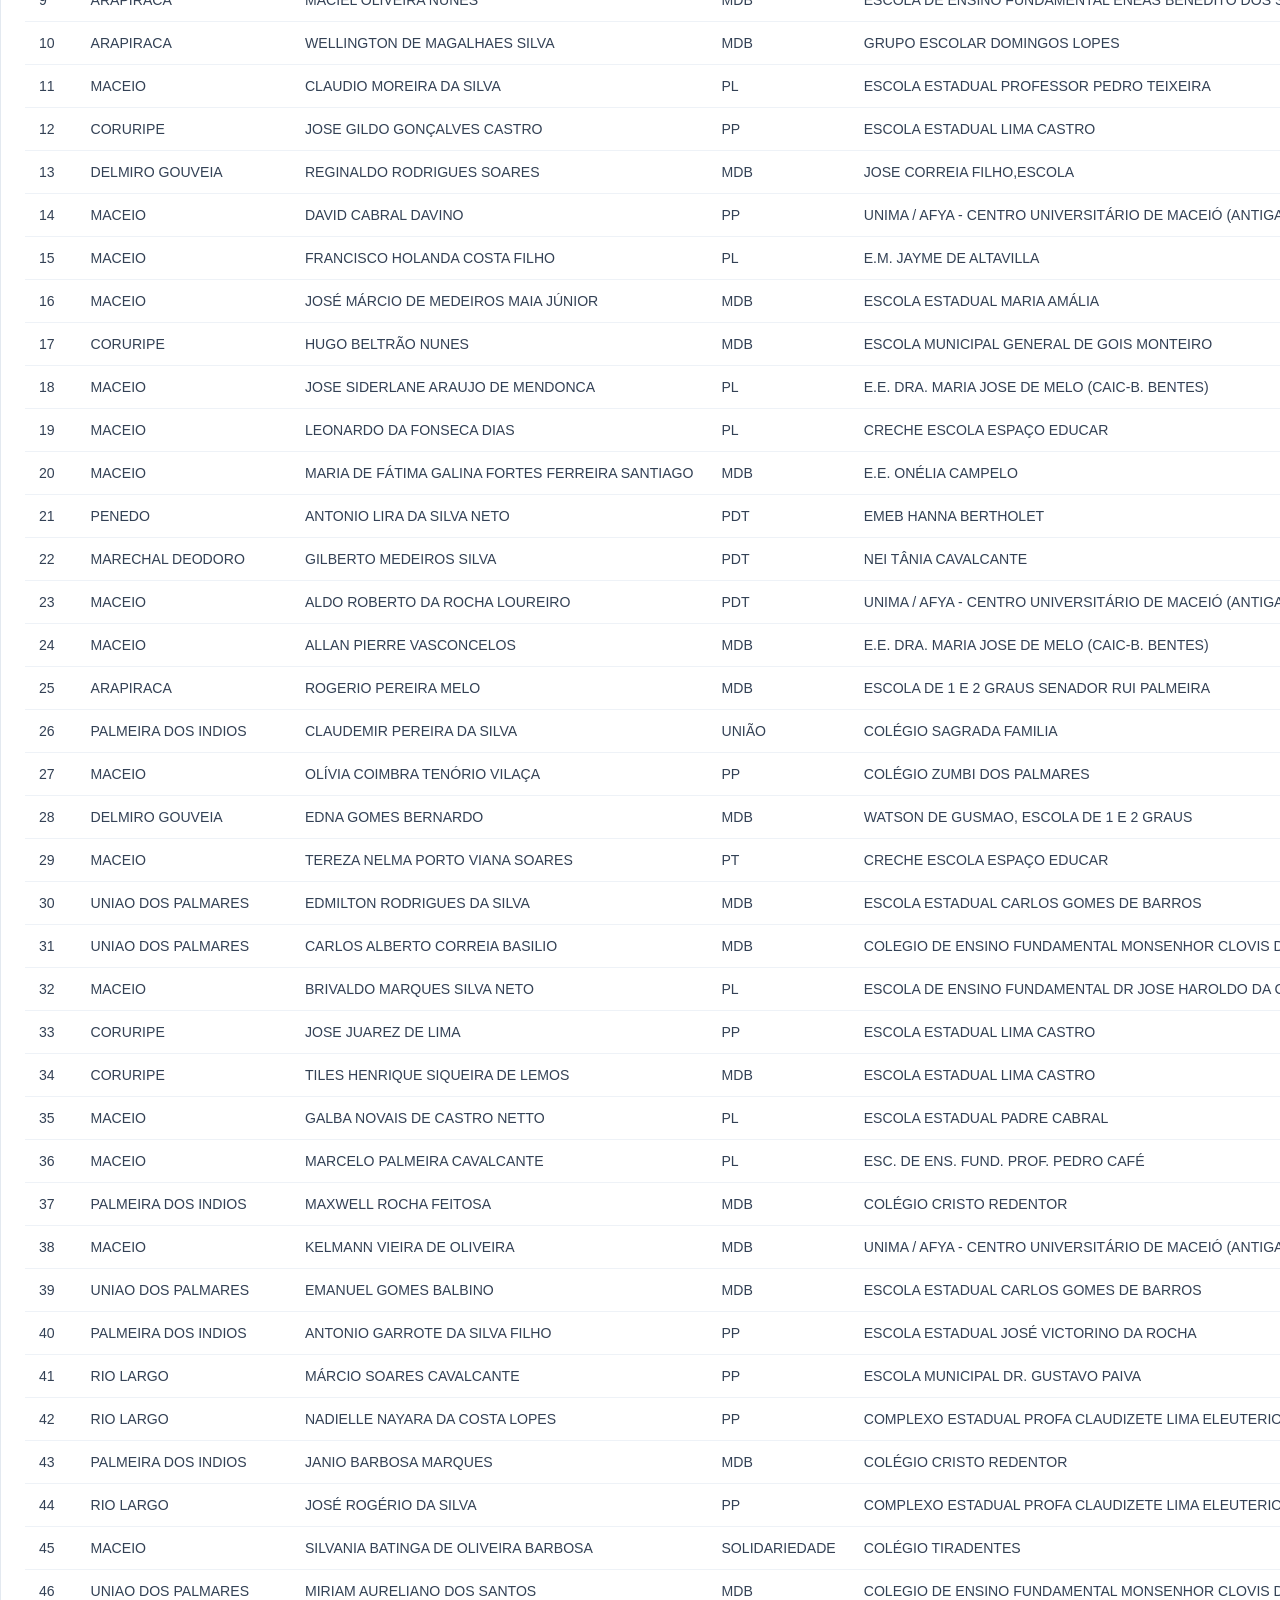
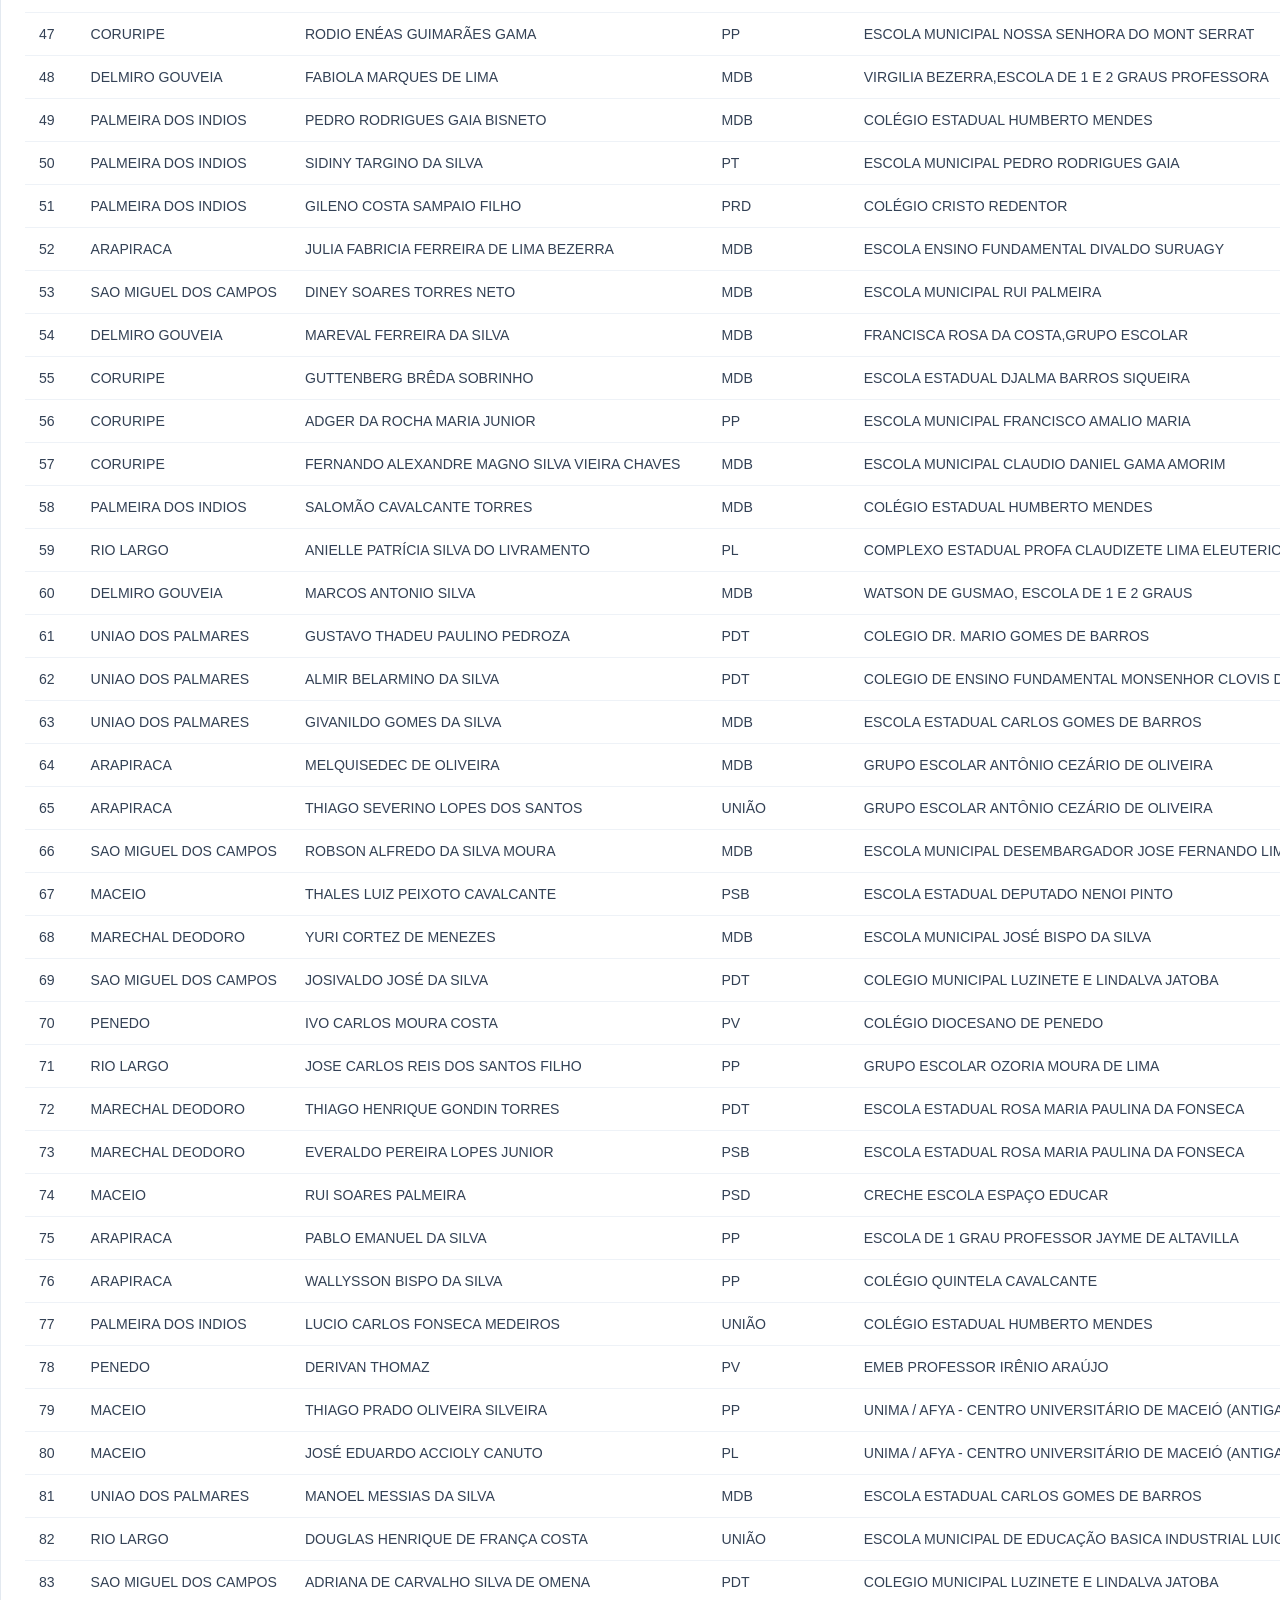
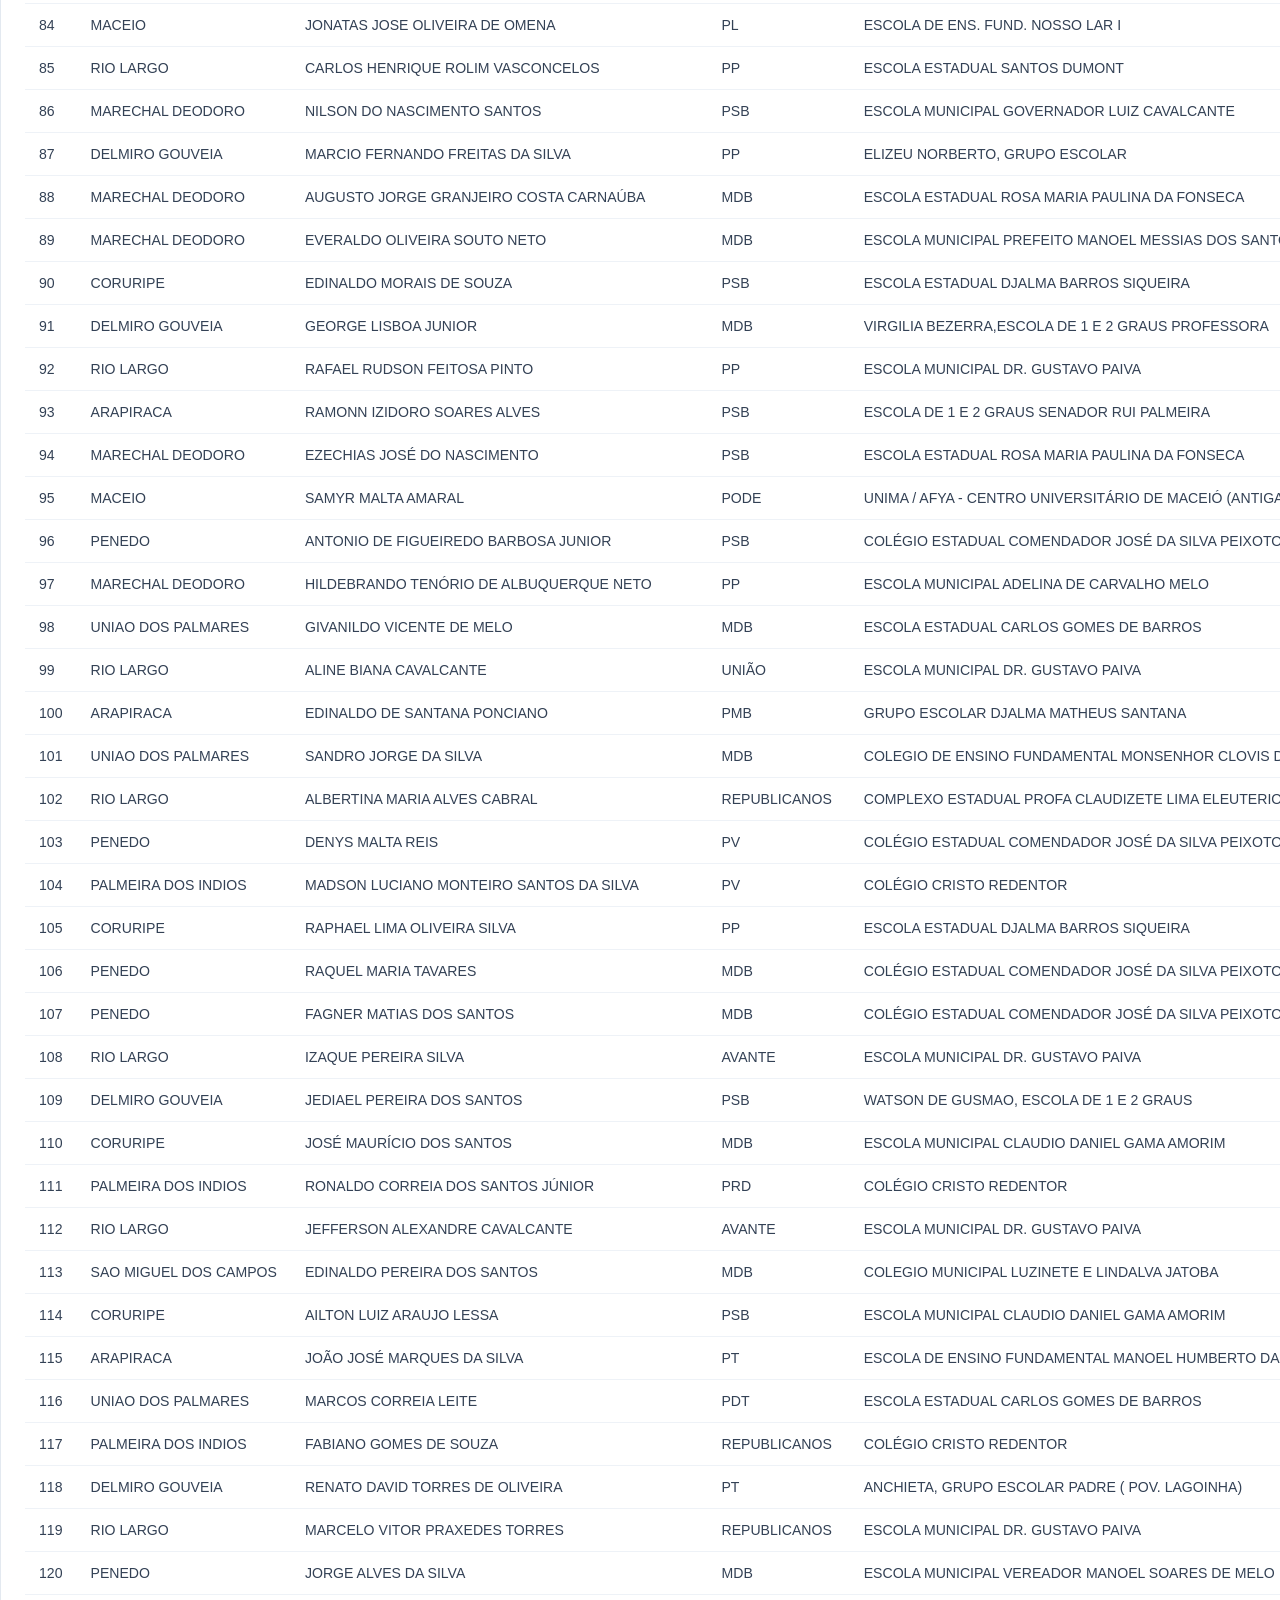
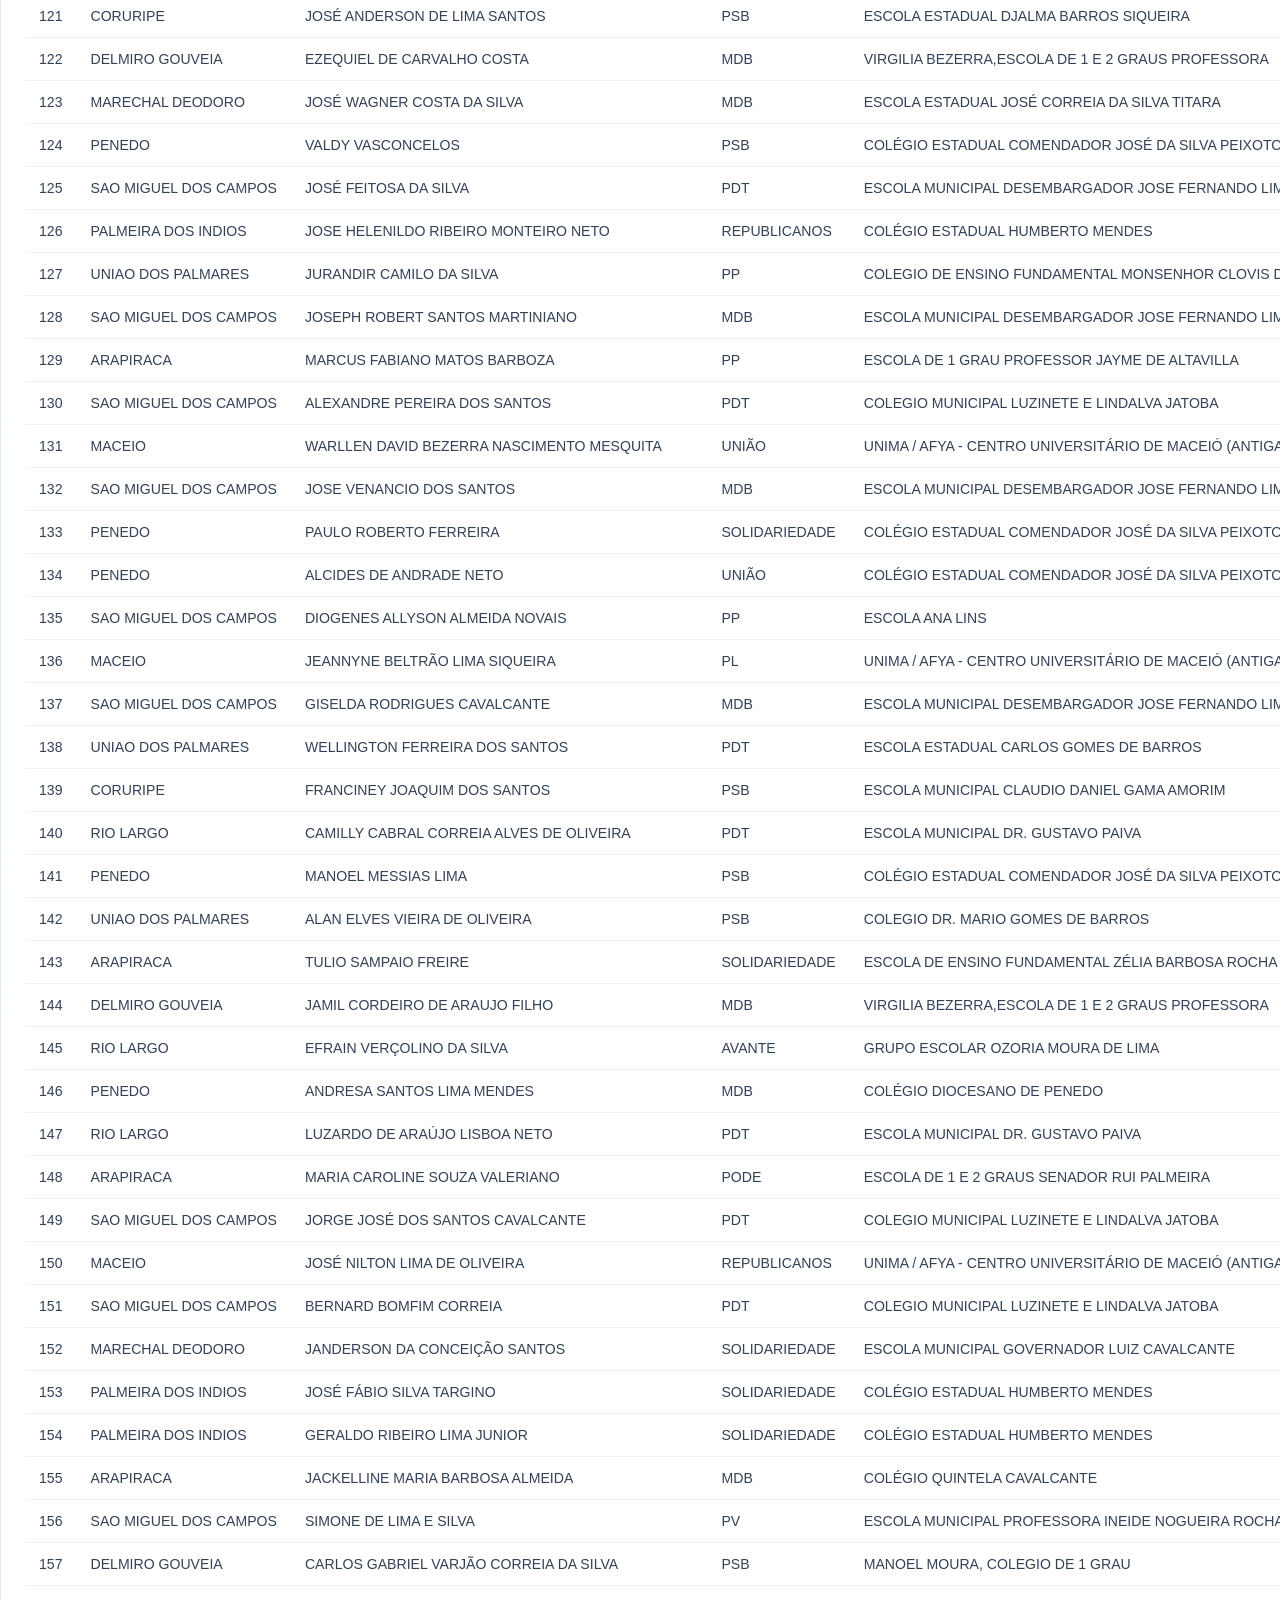
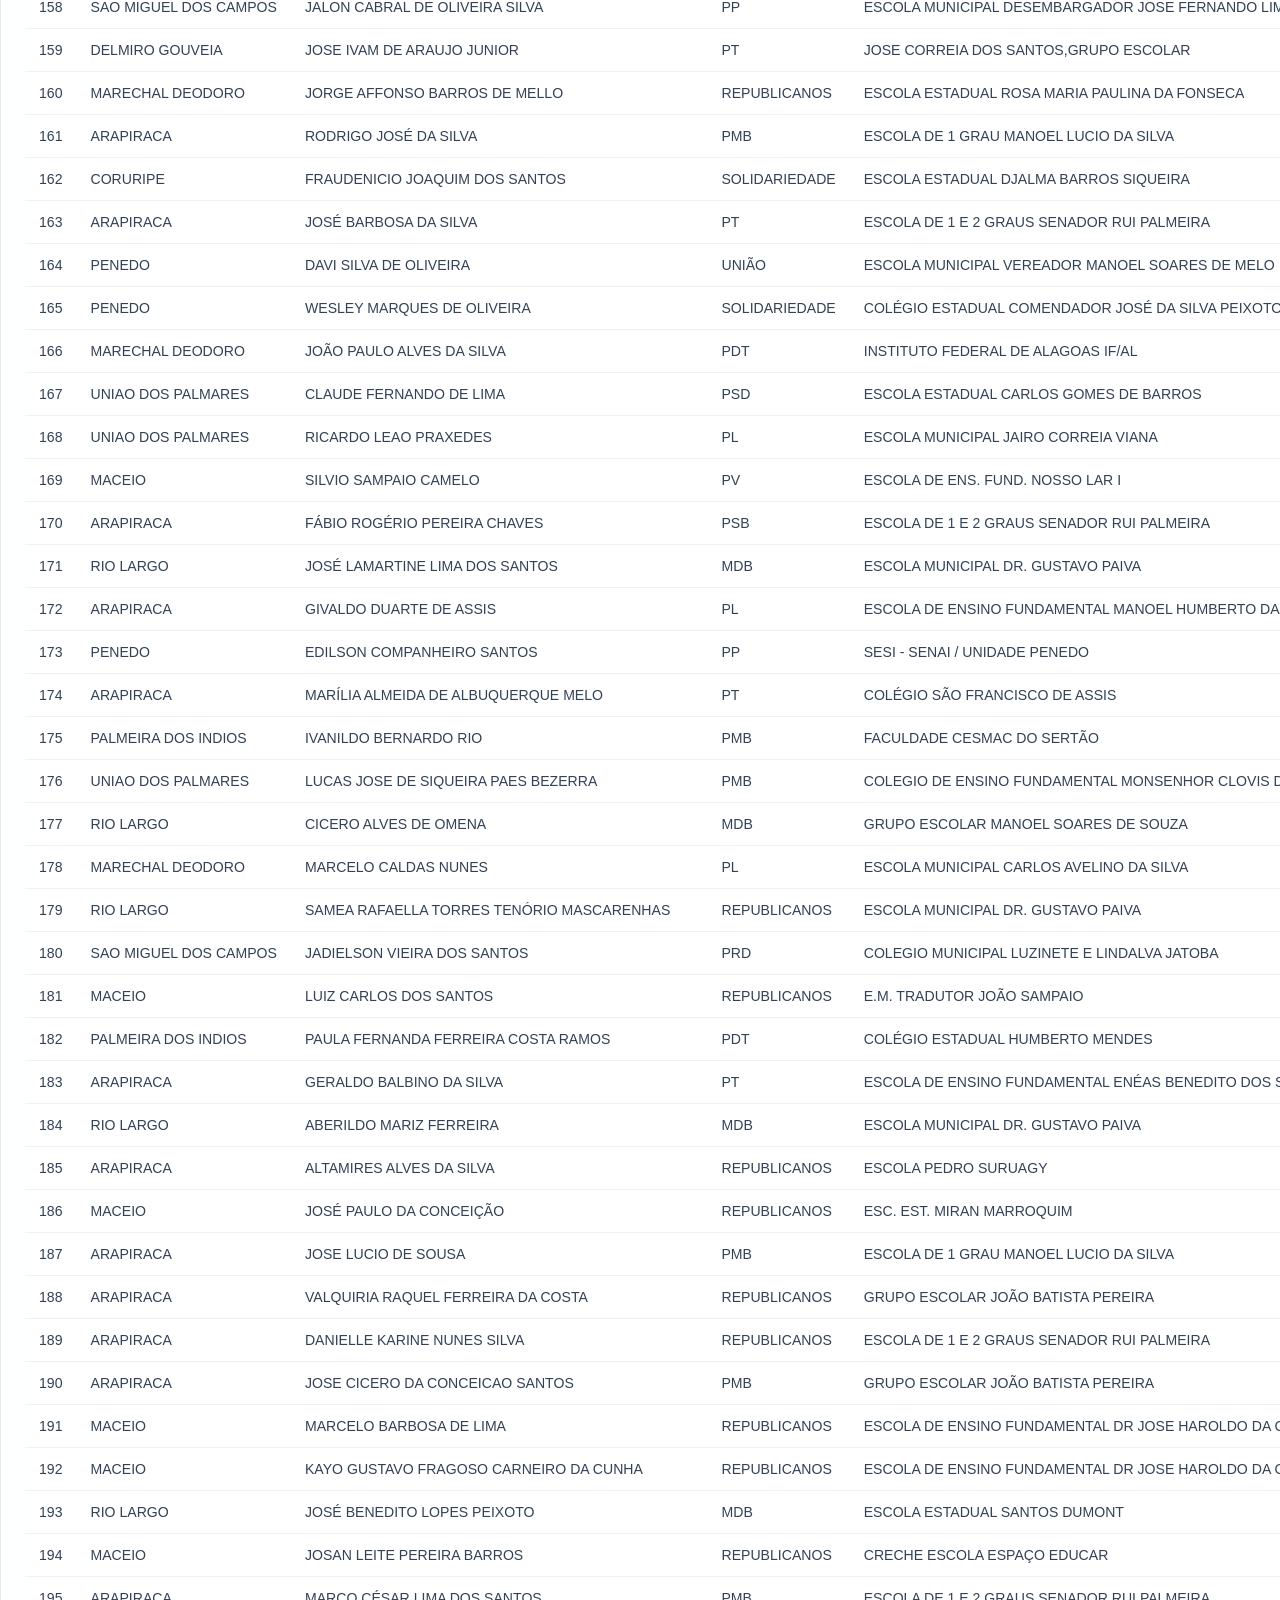
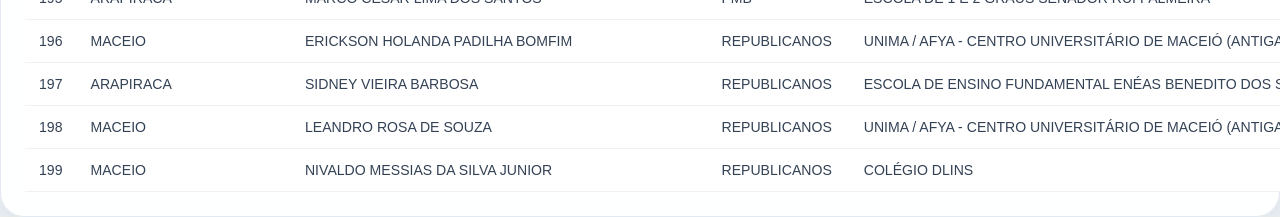
<file: dashboard_v3/index.html>
<!DOCTYPE html>
<html lang="pt-BR">
<head>
  <meta charset="UTF-8" />
  <meta name="viewport" content="width=device-width, initial-scale=1.0" />
  <title>Inteligência Territorial e Eleitoral | Dashboard V2</title>
  <link rel="stylesheet" href="css/style.css" />
</head>

<body>
  <div class="app">
    <header class="hero">
      <div class="hero-content">
        <div class="hero-brand">
          <img src="../public/images/brand_davi_maia_01.png" alt="Davi Maia" class="logo-campanha" />

          <div class="hero-text">
           <p class="eyebrow">PLATAFORMA DE INTELIGÊNCIA POLÍTICA</p>
            <h1>Inteligência Territorial e Eleitoral</h1>
            <p class="subtitle">
              Plataforma de análise política, eleitoral e territorial para expansão estratégica em Alagoas.
            </p>

            <div class="hero-tags">
              <span>Pré-Campanha 2026</span>
              <span>Deputado Federal</span>
              <span>Alagoas</span>
            </div>
          </div>
        </div>

        <div class="hero-profile">
          <img src="../public/images/foto_perfil_instagram_davi_maia.jpg" alt="Davi Maia" class="foto-davi" />
          <div class="profile-info">
            <h3>Davi Maia</h3>
            <p>Pré-candidato a Deputado Federal</p>
          </div>
        </div>
      </div>
    </header>

    <main>
      <section class="section">
        <div class="section-header">
          <div>
            <p class="eyebrow">Visão Geral</p>
            <h2>Indicadores Estratégicos</h2>
            <p class="section-description">
              Resumo geral da base territorial analisada, incluindo municípios, eleitorado, população, visitas realizadas,
              prefeitos e vereadores mapeados.
            </p>
          </div>
        </div>

        <div class="cards-grid">
          <article class="card" title="Quantidade total de municípios de Alagoas presentes na base.">
            <span>Municípios</span><strong id="cardMunicipios">-</strong>
          </article>

          <article class="card" title="Soma do eleitorado municipal de Alagoas em 2024.">
            <span>Eleitorado</span><strong id="cardEleitorado">-</strong>
          </article>

          <article class="card" title="Soma da população estimada dos municípios em 2024.">
            <span>População</span><strong id="cardPopulacao">-</strong>
          </article>

          <article class="card" title="Municípios já identificados com presença territorial na pré-campanha.">
            <span>Visitados</span><strong id="cardVisitados">-</strong>
          </article>

          <article class="card" title="Percentual dos municípios de Alagoas já visitados.">
            <span>Cobertura</span><strong id="cardCobertura">-</strong>
          </article>

          <article class="card" title="Quantidade de prefeitos mapeados na base política municipal.">
            <span>Prefeitos</span><strong id="cardPrefeitos">-</strong>
          </article>

          <article class="card" title="Quantidade total de vereadores eleitos mapeados nos 102 municípios de Alagoas.">
            <span>Vereadores</span><strong id="cardVereadores">-</strong>
          </article>

          <article class="card" title="Estimativa conservadora de votos que a rede de vereadores poderia contribuir para Davi Maia, considerando 20% dos votos nominais agregados.">
            <span>Potencial Conservador</span><strong id="cardPotencialConservador">-</strong>
          </article>
        </div>
      </section>

      <section class="section filters-section">
        <div class="section-header">
          <div>
            <p class="eyebrow">Filtros</p>
            <h2>Exploração Territorial</h2>
            <p class="section-description">
              Use os filtros para analisar municípios específicos, partidos, status de visitação, prioridade política e tamanho do eleitorado.
            </p>
          </div>
          <button id="btnLimparFiltros" class="btn-secondary">Limpar filtros</button>
        </div>

        <div class="filters-grid">
          <label>Município<select id="filtroMunicipio"><option value="">Todos</option></select></label>
          <label>Partido<select id="filtroPartido"><option value="">Todos</option></select></label>
          <label>Visitado<select id="filtroVisitado"><option value="">Todos</option><option value="true">Visitado</option><option value="false">Não visitado</option></select></label>
          <label>Prioridade<select id="filtroPrioridade"><option value="">Todas</option></select></label>
          <label>Faixa de eleitorado<select id="filtroEleitorado"><option value="">Todas</option><option value="ate_10000">Até 10 mil</option><option value="10000_30000">10 mil a 30 mil</option><option value="30000_100000">30 mil a 100 mil</option><option value="acima_100000">Acima de 100 mil</option></select></label>
        </div>
      </section>

      <section class="section two-columns">
        <div class="panel">
          <div class="section-header">
            <div>
              <p class="eyebrow">Ranking Estratégico</p>
              <h2>Top Municípios</h2>
              <p class="section-description">
                Municípios mais relevantes segundo o índice estratégico, considerando peso eleitoral e prioridade territorial.
              </p>
            </div>
          </div>
          <div class="table-wrap">
            <table>
              <thead><tr><th>Rank</th><th>Município</th><th>Eleitorado</th><th>Índice</th></tr></thead>
              <tbody id="tabelaRanking"></tbody>
            </table>
          </div>
        </div>

        <div class="panel">
          <div class="section-header">
            <div>
              <p class="eyebrow">Oportunidades</p>
              <h2>Não Visitados Prioritários</h2>
              <p class="section-description">
                Municípios ainda não visitados que possuem relevância eleitoral e podem representar oportunidade de expansão.
              </p>
            </div>
          </div>
          <div class="table-wrap">
            <table>
              <thead><tr><th>Município</th><th>Partido</th><th>Eleitorado</th><th>Índice</th></tr></thead>
              <tbody id="tabelaNaoVisitados"></tbody>
            </table>
          </div>
        </div>
      </section>

      <section class="section">
        <div class="section-header">
          <div>
            <p class="eyebrow">Rede de Lideranças Municipais</p>
            <h2>Força Política dos Vereadores</h2>
            <p class="section-description">
              Mostra a força agregada dos vereadores eleitos em cada município, o total de votos da Câmara e a principal liderança local.
              Passe o cursor sobre o nome da liderança para ver o potencial estimado de contribuição eleitoral.
            </p>
          </div>
        </div>

        <div class="table-wrap large">
          <table>
            <thead>
              <tr>
                <th title="Posição do município no ranking de força política dos vereadores.">Rank</th>
                <th title="Município analisado.">Município</th>
                <th title="Quantidade de vereadores eleitos no município.">Vereadores</th>
                <th title="Soma dos votos nominais obtidos pelos vereadores eleitos.">Total de Votos</th>
                <th title="Vereador mais votado do município.">Principal Liderança</th>
                <th title="Partido da principal liderança municipal.">Partido</th>
                <th title="Votos recebidos pela principal liderança em 2024.">Votos</th>
                <th title="Classificação do potencial político agregado do município.">Potencial</th>
              </tr>
            </thead>
            <tbody id="tabelaLiderancasMunicipais"></tbody>
          </table>
        </div>
      </section>

      <section class="section">
        <div class="section-header">
          <div>
            <p class="eyebrow">Rede de Poder</p>
            <h2>Controle Político Municipal</h2>
            <p class="section-description">
              Mapeia prefeitos, partidos, margem de vitória, segundo colocado e prioridade política de cada município.
              Passe o cursor sobre os nomes para ver contexto político resumido.
            </p>
          </div>
          <span id="contadorRegistros" class="counter">- registros</span>
        </div>

        <div class="table-wrap large">
          <table>
            <thead>
              <tr>
                <th>Município</th>
                <th>Prefeito</th>
                <th>Partido</th>
                <th>Eleitorado</th>
                <th>Margem %</th>
                <th>Segundo colocado</th>
                <th>Status</th>
                <th>Prioridade</th>
              </tr>
            </thead>
            <tbody id="tabelaRedePoder"></tbody>
          </table>
        </div>
      </section>

      <section class="section two-columns">
        <div class="panel">
          <div class="section-header">
            <div>
              <p class="eyebrow">Competitividade</p>
              <h2>Menores Margens de Vitória</h2>
              <p class="section-description">
                Municípios onde a disputa municipal foi mais apertada, indicando maior competitividade e possibilidade de rearranjo político.
              </p>
            </div>
          </div>
          <div class="table-wrap">
            <table>
              <thead><tr><th>Município</th><th>Prefeito</th><th>Margem %</th></tr></thead>
              <tbody id="tabelaMargem"></tbody>
            </table>
          </div>
        </div>

        <div class="panel">
          <div class="section-header">
            <div>
              <p class="eyebrow">Articulação</p>
              <h2>Maior Score Político</h2>
              <p class="section-description">
                Municípios com maior score de articulação política, considerando prioridade estratégica e classificação política local.
              </p>
            </div>
          </div>
          <div class="table-wrap">
            <table>
              <thead><tr><th>Município</th><th>Grupo</th><th>Score</th></tr></thead>
              <tbody id="tabelaScore"></tbody>
            </table>
          </div>
        </div>
      </section>
    </main>
  </div>

  <script src="js/dashboard.js"></script>

<script src="territorial_v3_data.js"></script>

<section class="section" id="mapa-influencia-territorial">
  <div class="section-header">
    <div class="eyebrow">DASHBOARD V3</div>
    <h2>Mapa de Influência Territorial</h2>
    <p>Nova camada operacional baseada em votação por seção, polos eleitorais, redutos qualificados e agenda territorial.</p>
  </div>

  <div class="cards-grid">
    <div class="metric-card"><span>Polos eleitorais</span><strong id="v3Polos">0</strong></div>
    <div class="metric-card"><span>Redutos qualificados</span><strong id="v3Redutos">0</strong></div>
    <div class="metric-card"><span>Agendas territoriais</span><strong id="v3Agenda">0</strong></div>
    <div class="metric-card"><span>Municípios estratégicos</span><strong id="v3Municipios">0</strong></div>
  </div>

  <div class="filters-card">
    <div class="section-header">
      <div class="eyebrow">OPERAÇÃO TERRITORIAL</div>
      <h2>Agenda, Polos e Redutos</h2>
      <p>Identifique onde Davi Maia deve priorizar presença física, reuniões e mobilização.</p>
    </div>

    <div class="tab-buttons">
      <button onclick="v3Tab='agenda';v3Render()">Agenda Territorial</button>
      <button onclick="v3Tab='polos';v3Render()">Polos Eleitorais</button>
      <button onclick="v3Tab='redutos';v3Render()">Redutos Qualificados</button>
    </div>

    <div class="filter-grid">
      <select id="v3Municipio" onchange="v3Render()">
        <option value="">Todos os municípios</option>
      </select>
      <input id="v3Busca" oninput="v3Render()" placeholder="Buscar vereador, local ou bairro">
    </div>

    <div id="v3Tabela"></div>
  </div>
</section>

<script>
const v3 = window.TERRITORIAL_V3_DATA;
let v3Tab = "agenda";

function fmt(v){ return v || ""; }

function pct(v){
  let n = Number(String(v || "").replace(",", "."));
  if (Number.isNaN(n)) return v || "";
  if (n > 100) n = n / 100;
  return n.toLocaleString("pt-BR", {minimumFractionDigits:2, maximumFractionDigits:2}) + "%";
}

function badge(v){
  return `<span class="status-badge">${v || ""}</span>`;
}

function initV3(){
  document.getElementById("v3Polos").innerText = v3.resumo.polos;
  document.getElementById("v3Redutos").innerText = v3.resumo.redutos;
  document.getElementById("v3Agenda").innerText = v3.resumo.agenda;
  document.getElementById("v3Municipios").innerText = v3.resumo.municipios;

  const municipios = [...new Set(v3.agenda.map(x => x.municipio).filter(Boolean))].sort();
  const select = document.getElementById("v3Municipio");
  municipios.forEach(m => {
    const opt = document.createElement("option");
    opt.value = m;
    opt.textContent = m;
    select.appendChild(opt);
  });

  v3Render();
}

function filtrar(rows){
  const municipio = document.getElementById("v3Municipio").value.toLowerCase();
  const busca = document.getElementById("v3Busca").value.toLowerCase();

  return rows.filter(r => {
    const okMun = !municipio || String(r.municipio || "").toLowerCase() === municipio;
    const okBusca = !busca || Object.values(r).join(" ").toLowerCase().includes(busca);
    return okMun && okBusca;
  }).slice(0, 200);
}

function tabelaAgenda(){
  const rows = filtrar(v3.agenda);
  return `<table><thead><tr>
    <th>#</th><th>Município</th><th>Vereador</th><th>Partido</th><th>Local prioritário</th><th>Bairro</th><th>Votos</th><th>%</th><th>Nível</th><th>Agenda</th>
  </tr></thead><tbody>
  ${rows.map(r => `<tr>
    <td>${fmt(r.ranking_reduto_qualificado)}</td>
    <td>${fmt(r.municipio)}</td>
    <td>${fmt(r.vereador)}</td>
    <td>${fmt(r.partido)}</td>
    <td>${fmt(r.local_prioritario)}</td>
    <td>${fmt(r.bairro)}</td>
    <td>${fmt(r.votos_local_principal)}</td>
    <td>${pct(r.percentual_local_principal)}</td>
    <td>${badge(r.nivel_reduto)}</td>
    <td>${badge(r.prioridade_agenda)}</td>
  </tr>`).join("")}</tbody></table>`;
}

function tabelaPolos(){
  const rows = filtrar(v3.polos);
  return `<table><thead><tr>
    <th>Ranking</th><th>Município</th><th>Local</th><th>Bairro</th><th>Votos</th><th>Vereadores</th><th>Seções</th><th>Classificação</th>
  </tr></thead><tbody>
  ${rows.map(r => `<tr>
    <td>${fmt(r.ranking_polo_geral)}</td>
    <td>${fmt(r.municipio)}</td>
    <td>${fmt(r.local_votacao)}</td>
    <td>${fmt(r.bairro)}</td>
    <td>${fmt(r.votos_totais)}</td>
    <td>${fmt(r.qtd_vereadores)}</td>
    <td>${fmt(r.qtd_secoes)}</td>
    <td>${badge(r.classificacao_local)}</td>
  </tr>`).join("")}</tbody></table>`;
}

function tabelaRedutos(){
  const rows = filtrar(v3.redutos);
  return `<table><thead><tr>
    <th>#</th><th>Município</th><th>Vereador</th><th>Partido</th><th>Local</th><th>Votos local</th><th>Votos total</th><th>%</th><th>Nível</th>
  </tr></thead><tbody>
  ${rows.map(r => `<tr>
    <td>${fmt(r.ranking_reduto_qualificado)}</td>
    <td>${fmt(r.municipio)}</td>
    <td>${fmt(r.vereador)}</td>
    <td>${fmt(r.partido)}</td>
    <td>${fmt(r.local_principal)}</td>
    <td>${fmt(r.votos_local_principal)}</td>
    <td>${fmt(r.votos_totais_vereador)}</td>
    <td>${pct(r.percentual_local_principal)}</td>
    <td>${badge(r.nivel_reduto)}</td>
  </tr>`).join("")}</tbody></table>`;
}

function v3Render(){
  if(v3Tab === "agenda") document.getElementById("v3Tabela").innerHTML = tabelaAgenda();
  if(v3Tab === "polos") document.getElementById("v3Tabela").innerHTML = tabelaPolos();
  if(v3Tab === "redutos") document.getElementById("v3Tabela").innerHTML = tabelaRedutos();
}

initV3();
</script>

</body>
</html>
</file>
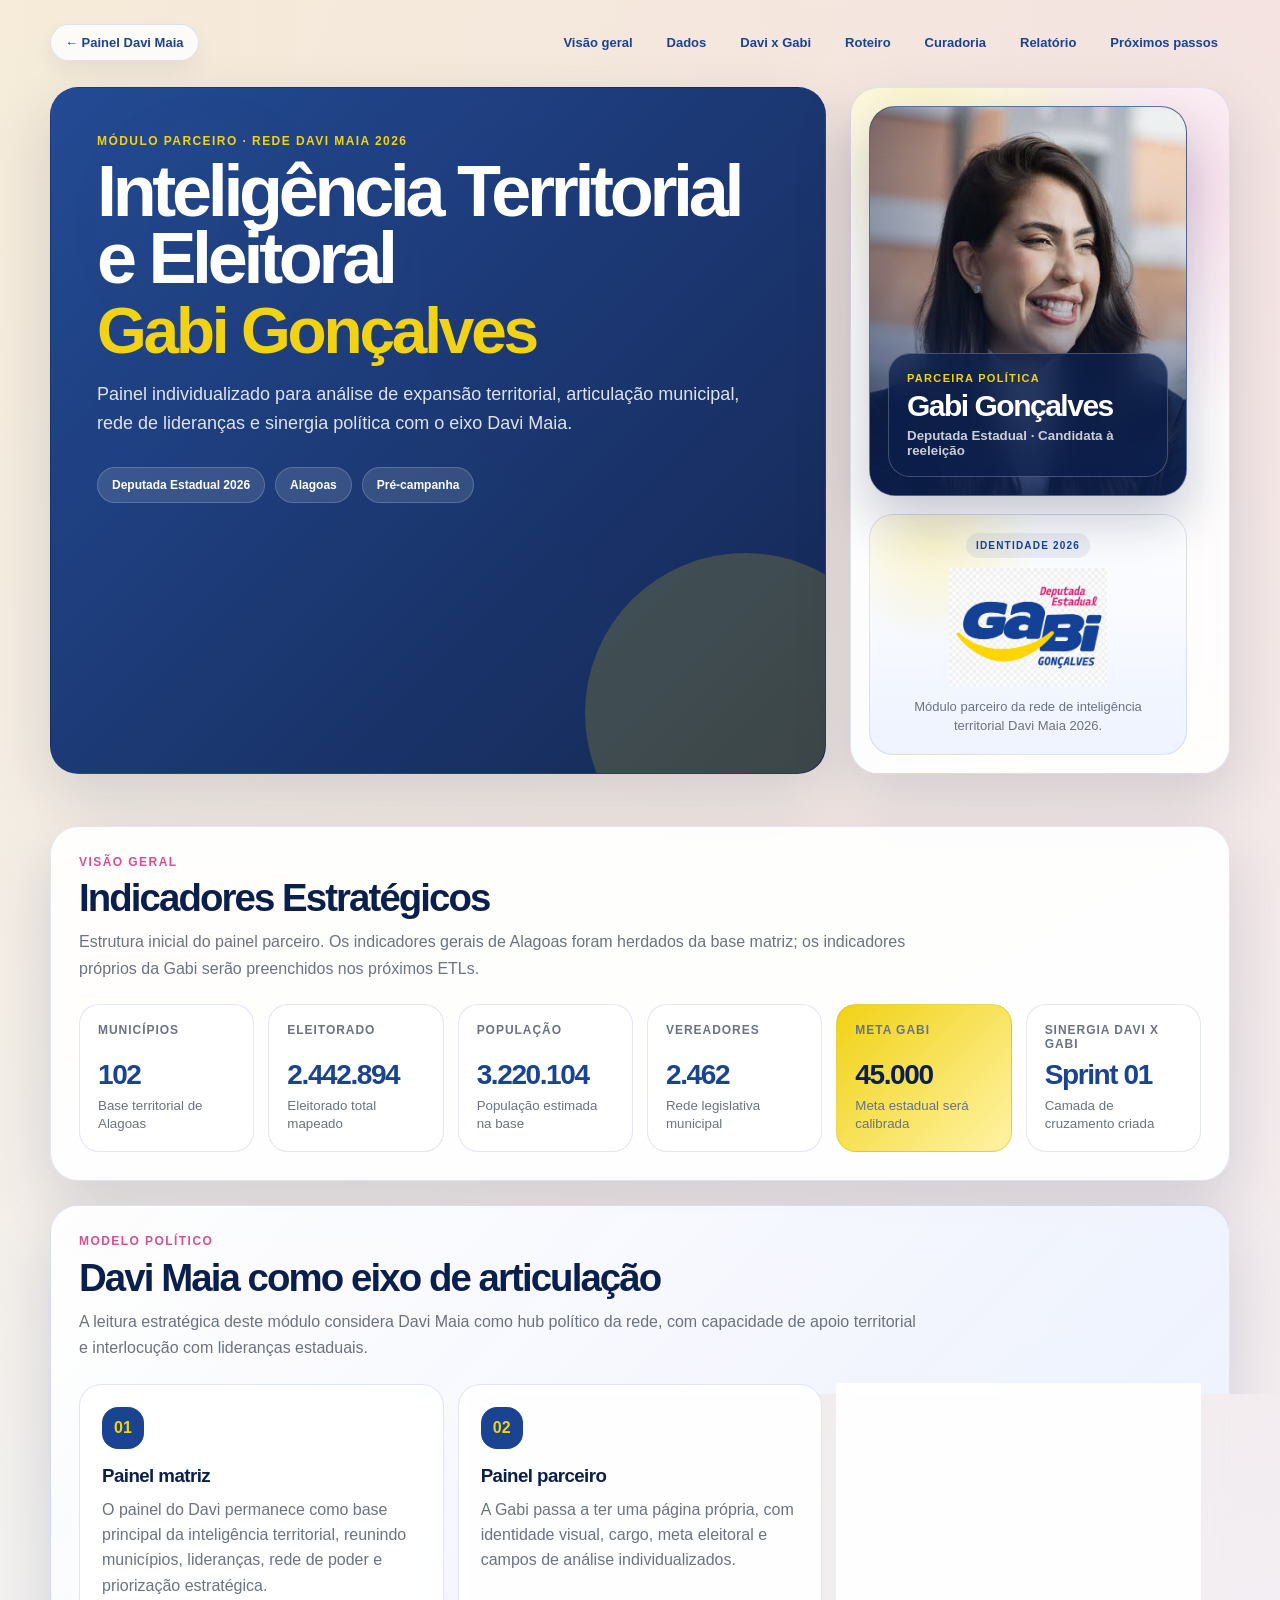
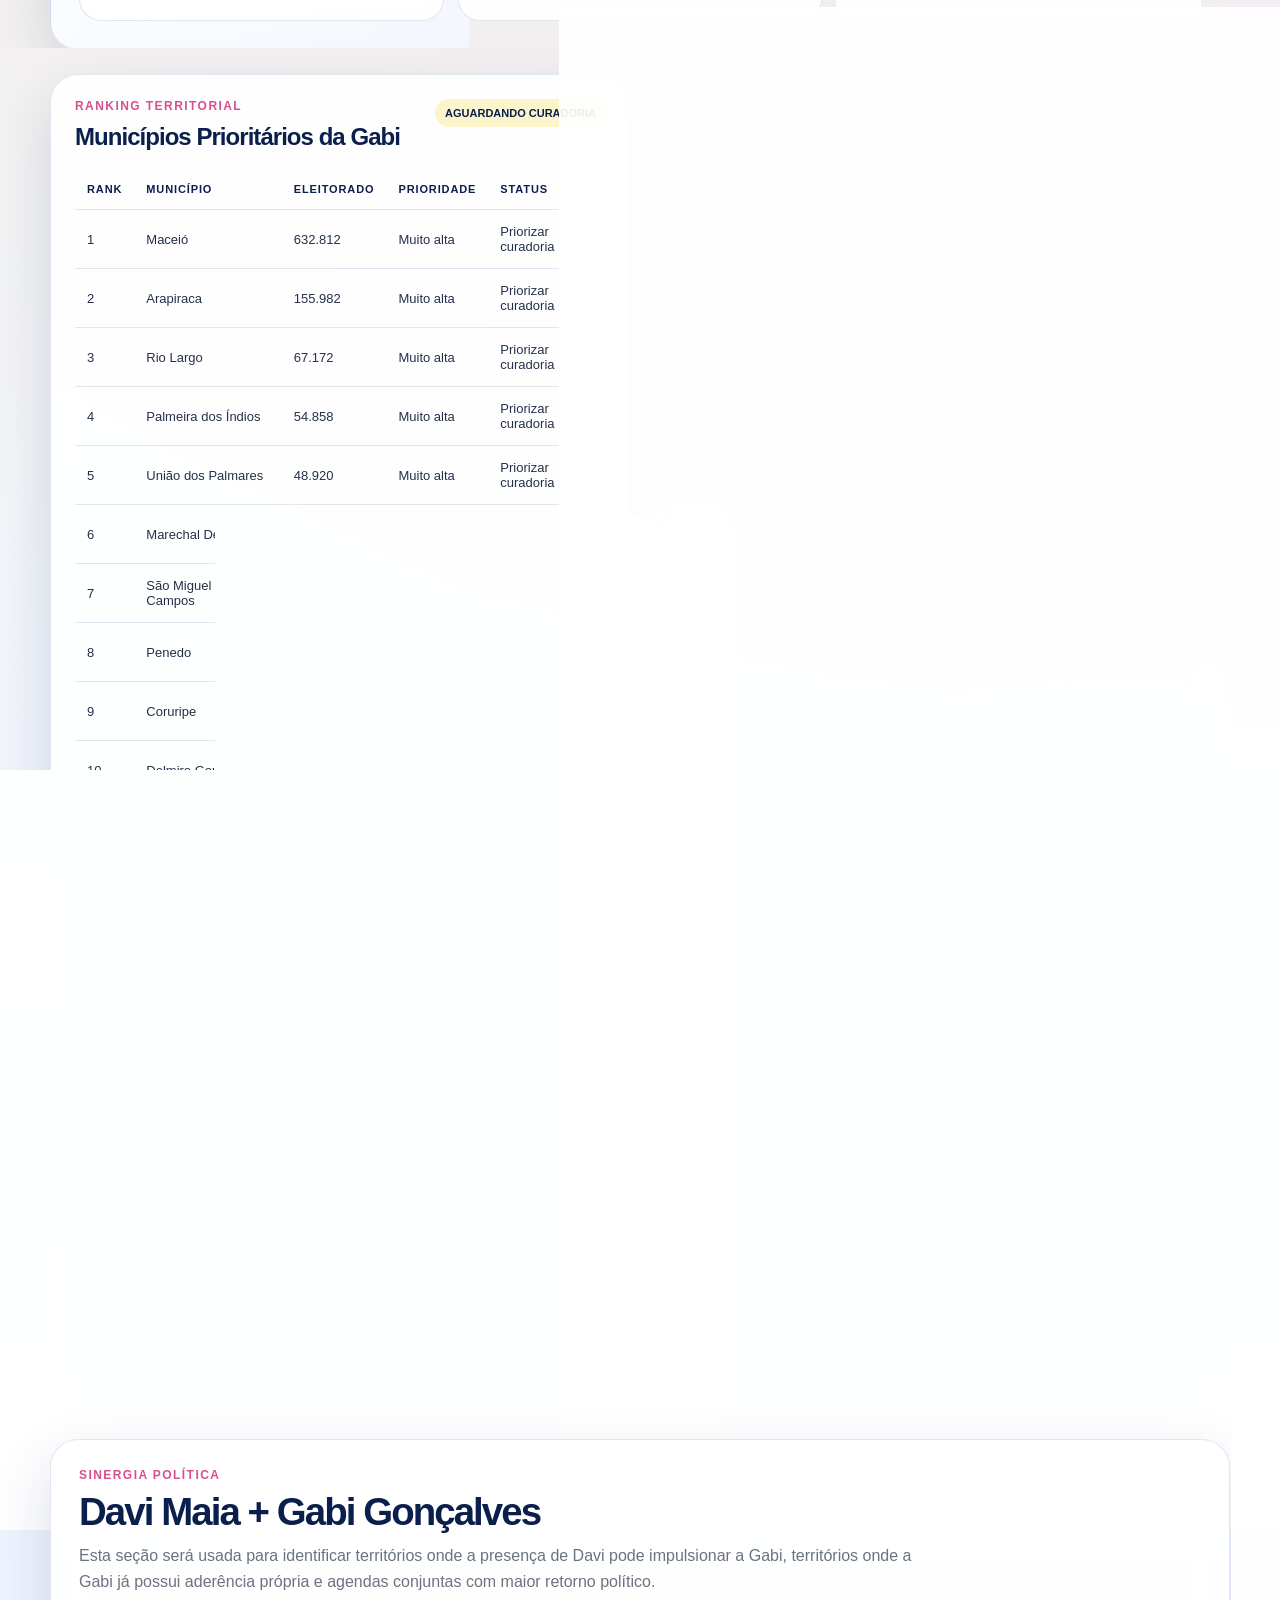
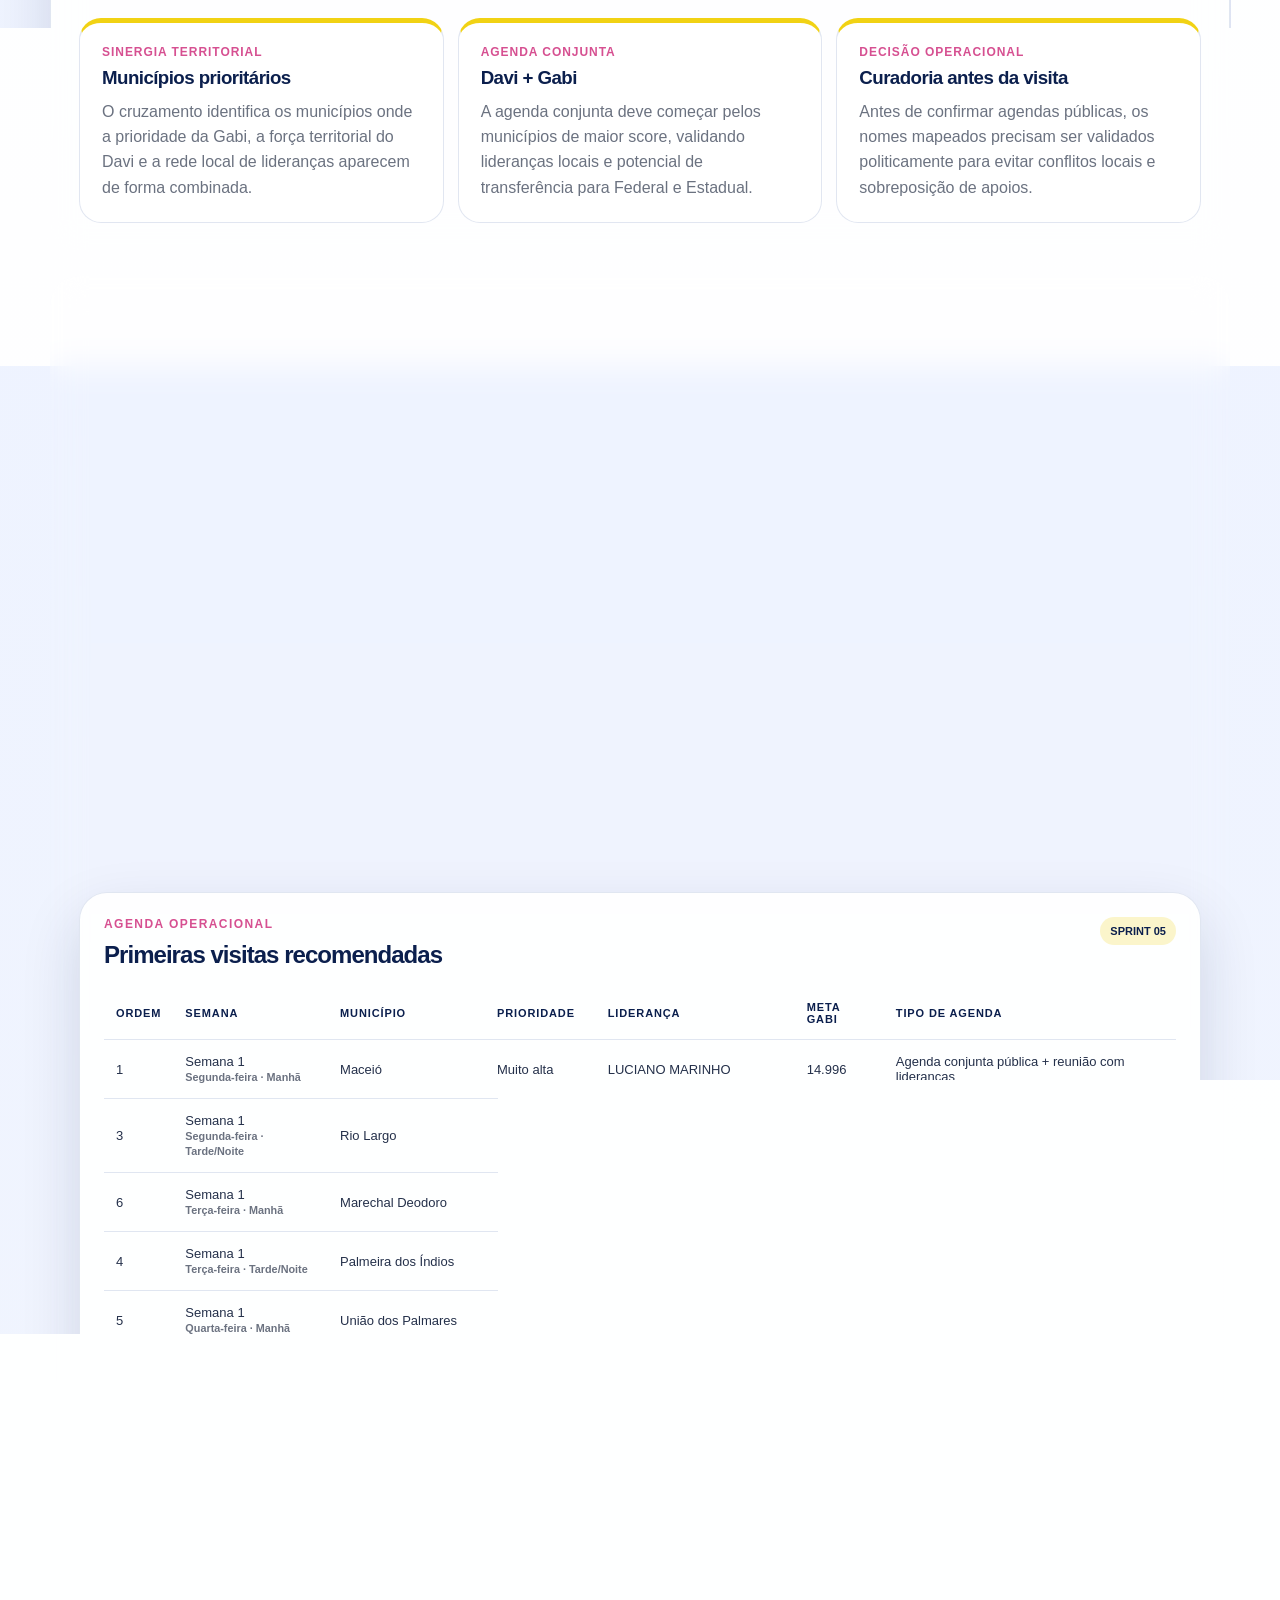
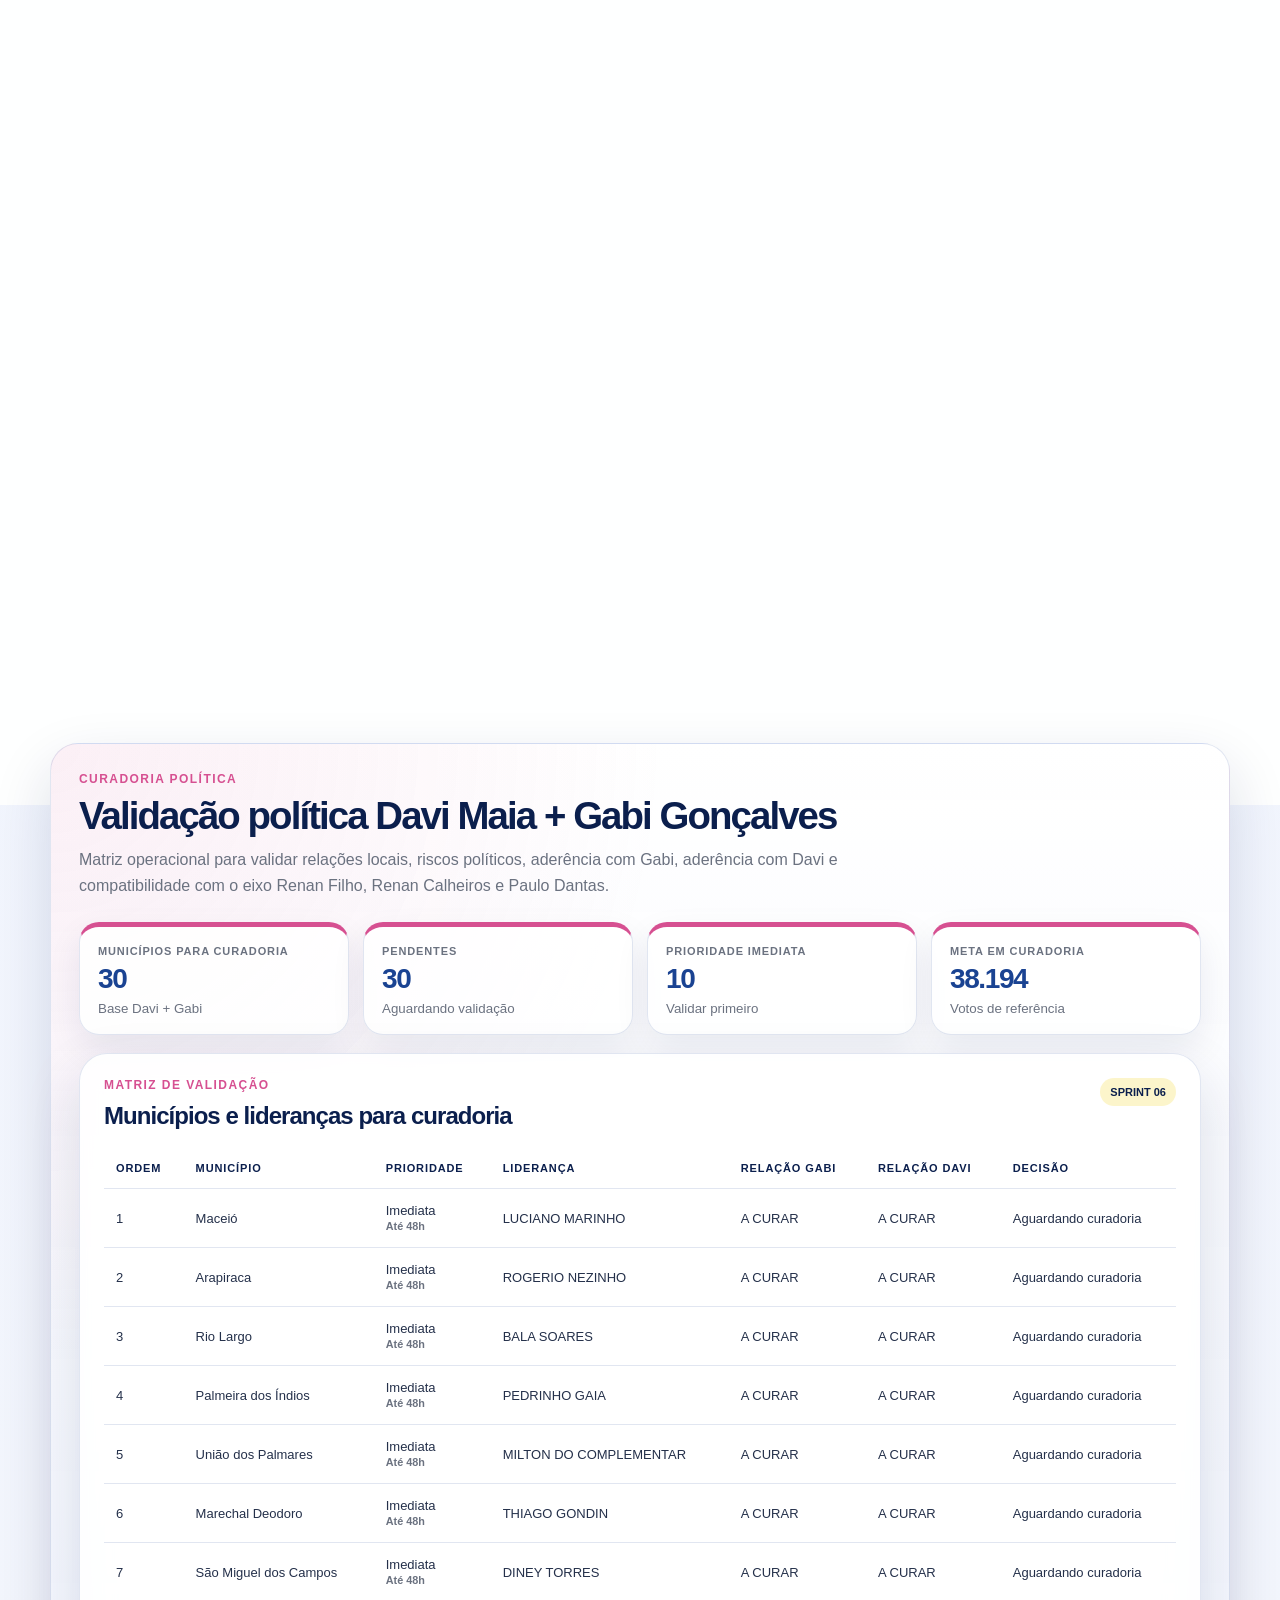
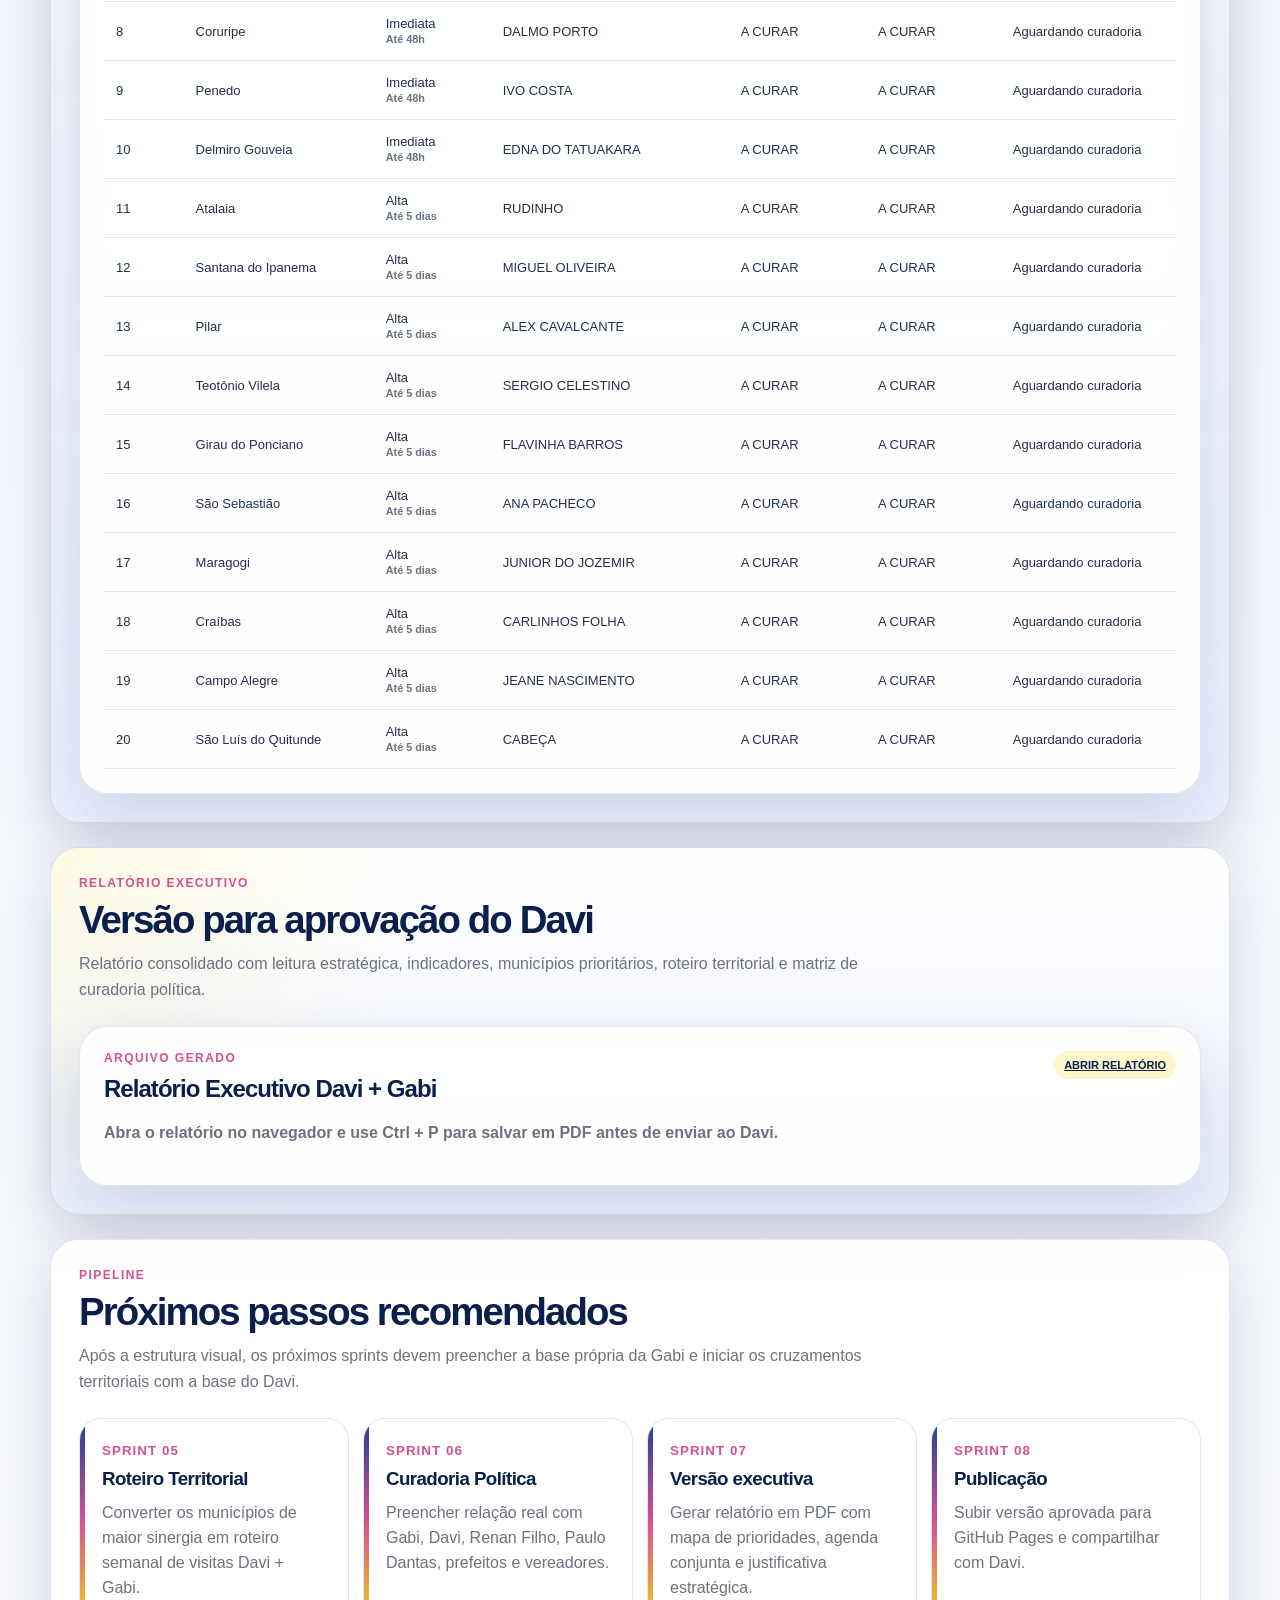
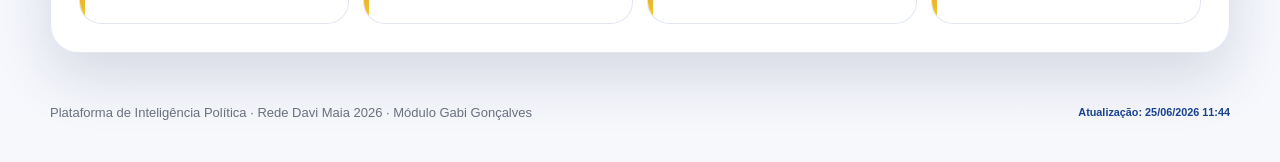
<file: parceiros/gabi-goncalves/index.html>
<!DOCTYPE html>
<html lang="pt-BR">
<head>
  <meta charset="UTF-8" />
  <meta name="viewport" content="width=device-width, initial-scale=1.0" />
  <title>Gabi Gonçalves 2026 | Inteligência Territorial</title>
  <meta name="description" content="Painel de inteligência territorial, eleitoral e política para Gabi Gonçalves 2026." />
  <link rel="stylesheet" href="styles.css" />
</head>

<body>
  <div class="page-shell">
    <header class="hero">
      <nav class="topbar">
        <a class="back-link" href="../../dashboard_v2/">← Painel Davi Maia</a>

        <div class="topbar-actions">
          <a href="#visao-geral">Visão geral</a>
          <a href="#dados">Dados</a>
          <a href="#cruzamento">Davi x Gabi</a>
                  <a href="#roteiro-territorial">Roteiro</a>
                  <a href="#curadoria-politica">Curadoria</a>
                  <a href="#relatorio-executivo">Relatório</a>
          <a href="#proximos-passos">Próximos passos</a>
        </div>
      </nav>

      <section class="hero-grid">
        <div class="hero-content">
          <p class="eyebrow">Módulo parceiro · Rede Davi Maia 2026</p>
          <h1>Inteligência Territorial e Eleitoral</h1>
          <h2>Gabi Gonçalves</h2>

          <p class="hero-subtitle">
            Painel individualizado para análise de expansão territorial, articulação municipal,
            rede de lideranças e sinergia política com o eixo Davi Maia.
          </p>

          <div class="hero-tags">
            <span>Deputada Estadual 2026</span>
            <span>Alagoas</span>
            <span>Pré-campanha</span>
          </div>
        </div>

        <aside class="candidate-card candidate-card-complete">
          <div class="candidate-photo-panel">
            <div class="photo-glow photo-glow-yellow"></div>
            <div class="photo-glow photo-glow-pink"></div>

            <img
              class="candidate-photo"
              src="assets/foto-gabi.png"
              alt="Foto de Gabi Gonçalves"
            /
              loading="eager"
              decoding="sync">
            <img
              class="candidate-photo-print"
              src="assets/foto-gabi.png"
              alt="Foto de Gabi Gonçalves para impressão"
            />


            <div class="photo-gradient"></div>

            <div class="candidate-photo-caption">
              <span>Parceira política</span>
              <strong>Gabi Gonçalves</strong>
              <small>Deputada Estadual · Candidata à reeleição</small>
            </div>
          </div>

          <div class="campaign-logo-panel">
            <div class="logo-mini-label">Identidade 2026</div>

            <img
              class="campaign-logo-main"
              src="assets/logo-gabi-2026.png"
              alt="Logomarca Gabi Gonçalves 2026"
            />

            <p>
              Módulo parceiro da rede de inteligência territorial Davi Maia 2026.
            </p>
          </div>
        </aside>
      </section>
    </header>

    <main>
      <section class="section" id="visao-geral">
        <div class="section-header">
          <p class="eyebrow">Visão geral</p>
          <h2>Indicadores Estratégicos</h2>
          <p>
            Estrutura inicial do painel parceiro. Os indicadores gerais de Alagoas foram herdados
            da base matriz; os indicadores próprios da Gabi serão preenchidos nos próximos ETLs.
          </p>
        </div>

        <div class="kpi-grid">
          <article class="kpi-card">
            <span>Municípios</span>
            <strong id="kpiMunicipios">-</strong>
            <small>Base territorial de Alagoas</small>
          </article>

          <article class="kpi-card">
            <span>Eleitorado</span>
            <strong id="kpiEleitorado">-</strong>
            <small>Eleitorado total mapeado</small>
          </article>

          <article class="kpi-card">
            <span>População</span>
            <strong id="kpiPopulacao">-</strong>
            <small>População estimada na base</small>
          </article>

          <article class="kpi-card">
            <span>Vereadores</span>
            <strong id="kpiVereadores">-</strong>
            <small>Rede legislativa municipal</small>
          </article>

          <article class="kpi-card highlight">
            <span>Meta Gabi</span>
            <strong id="kpiMeta">A definir</strong>
            <small>Meta estadual será calibrada</small>
          </article>

          <article class="kpi-card">
            <span>Sinergia Davi x Gabi</span>
            <strong id="kpiSinergia">Sprint 01</strong>
            <small>Camada de cruzamento criada</small>
          </article>
        </div>
      </section>

      <section class="section strategy-section">
        <div class="section-header">
          <p class="eyebrow">Modelo político</p>
          <h2>Davi Maia como eixo de articulação</h2>
          <p>
            A leitura estratégica deste módulo considera Davi Maia como hub político da rede,
            com capacidade de apoio territorial e interlocução com lideranças estaduais.
          </p>
        </div>

        <div class="strategy-grid">
          <article class="strategy-card">
            <span>01</span>
            <h3>Painel matriz</h3>
            <p>
              O painel do Davi permanece como base principal da inteligência territorial,
              reunindo municípios, lideranças, rede de poder e priorização estratégica.
            </p>
          </article>

          <article class="strategy-card">
            <span>02</span>
            <h3>Painel parceiro</h3>
            <p>
              A Gabi passa a ter uma página própria, com identidade visual, cargo, meta eleitoral
              e campos de análise individualizados.
            </p>
          </article>

          <article class="strategy-card">
            <span>03</span>
            <h3>Cruzamento político</h3>
            <p>
              A próxima camada vai comparar territórios, lideranças e oportunidades para medir
              onde a parceria Davi x Gabi tem maior eficiência eleitoral.
            </p>
          </article>
        </div>
      </section>

      <section class="section two-columns" id="dados">
        <div class="panel-card">
          <div class="panel-header">
            <div>
              <p class="eyebrow">Ranking territorial</p>
              <h2>Municípios Prioritários da Gabi</h2>
            </div>

            <span class="status-pill">Aguardando curadoria</span>
          </div>

          <div class="table-wrap">
            <table>
              <thead>
                <tr>
                  <th>Rank</th>
                  <th>Município</th>
                  <th>Eleitorado</th>
                  <th>Prioridade</th>
                  <th>Status</th>
                </tr>
              </thead>
              <tbody id="rankingTable"></tbody>
            </table>
          </div>
        </div>

        <div class="panel-card">
          <div class="panel-header">
            <div>
              <p class="eyebrow">Lideranças</p>
              <h2>Rede Política Inicial</h2>
            </div>

            <span class="status-pill">Sprint 02</span>
          </div>

          <div class="table-wrap">
            <table>
              <thead>
                <tr>
                  <th>Município</th>
                  <th>Liderança</th>
                  <th>Tipo</th>
                  <th>Potencial</th>
                </tr>
              </thead>
              <tbody id="liderancasTable"></tbody>
            </table>
          </div>
        </div>
      </section>

      <section class="section" id="cruzamento">
        <div class="section-header">
          <p class="eyebrow">Sinergia política</p>
          <h2>Davi Maia + Gabi Gonçalves</h2>
          <p>
            Esta seção será usada para identificar territórios onde a presença de Davi pode
            impulsionar a Gabi, territórios onde a Gabi já possui aderência própria e agendas
            conjuntas com maior retorno político.
          </p>
        </div>

        <div class="cross-grid" id="crossGrid"></div>
      </section>

      <section class="section roteiro-section" id="roteiro-territorial">
        <div class="section-header">
          <p class="eyebrow">Roteiro territorial</p>
          <h2>Roteiro Davi Maia + Gabi Gonçalves</h2>
          <p>
            Agenda territorial preliminar construída a partir do cruzamento entre prioridade eleitoral,
            rede de lideranças e sinergia política da parceria Davi + Gabi.
          </p>
        </div>

        <div class="roteiro-mini-grid" id="roteiroResumoGrid"></div>

        <div class="roteiro-semanas-grid" id="roteiroSemanasGrid"></div>

        <div class="panel-card roteiro-table-card">
          <div class="panel-header">
            <div>
              <p class="eyebrow">Agenda operacional</p>
              <h2>Primeiras visitas recomendadas</h2>
            </div>
            <span class="status-pill">Sprint 05</span>
          </div>

          <div class="table-wrap">
            <table>
              <thead>
                <tr>
                  <th>Ordem</th>
                  <th>Semana</th>
                  <th>Município</th>
                  <th>Prioridade</th>
                  <th>Liderança</th>
                  <th>Meta Gabi</th>
                  <th>Tipo de agenda</th>
                </tr>
              </thead>
              <tbody id="roteiroTableBody"></tbody>
            </table>
          </div>
        </div>
      </section>

      <section class="section curadoria-section" id="curadoria-politica">
  <div class="section-header">
    <p class="eyebrow">Curadoria política</p>
    <h2>Validação política Davi Maia + Gabi Gonçalves</h2>
    <p>
      Matriz operacional para validar relações locais, riscos políticos, aderência com Gabi,
      aderência com Davi e compatibilidade com o eixo Renan Filho, Renan Calheiros e Paulo Dantas.
    </p>
  </div>

  <div class="curadoria-mini-grid" id="curadoriaResumoGrid"></div>

  <div class="panel-card curadoria-table-card">
    <div class="panel-header">
      <div>
        <p class="eyebrow">Matriz de validação</p>
        <h2>Municípios e lideranças para curadoria</h2>
      </div>
      <span class="status-pill">Sprint 06</span>
    </div>

    <div class="table-wrap">
      <table>
        <thead>
          <tr>
            <th>Ordem</th>
            <th>Município</th>
            <th>Prioridade</th>
            <th>Liderança</th>
            <th>Relação Gabi</th>
            <th>Relação Davi</th>
            <th>Decisão</th>
          </tr>
        </thead>
        <tbody id="curadoriaTableBody"></tbody>
      </table>
    </div>
  </div>
</section>


      
      <section class="section relatorio-section" id="relatorio-executivo">
        <div class="section-header">
          <p class="eyebrow">Relatório executivo</p>
          <h2>Versão para aprovação do Davi</h2>
          <p>
            Relatório consolidado com leitura estratégica, indicadores, municípios prioritários,
            roteiro territorial e matriz de curadoria política.
          </p>
        </div>

        <div class="panel-card">
          <div class="panel-header">
            <div>
              <p class="eyebrow">Arquivo gerado</p>
              <h2>Relatório Executivo Davi + Gabi</h2>
            </div>
            <a class="status-pill" href="../../../reports/parceiros/gabi-goncalves/relatorio_executivo_gabi_sprint07.html" target="_blank" rel="noopener">
              Abrir relatório
            </a>
          </div>

          <p class="muted-text">
            Abra o relatório no navegador e use Ctrl + P para salvar em PDF antes de enviar ao Davi.
          </p>
        </div>
      </section>

      <section class="section roadmap" id="proximos-passos">
        <div class="section-header">
          <p class="eyebrow">Pipeline</p>
          <h2>Próximos passos recomendados</h2>
          <p>
            Após a estrutura visual, os próximos sprints devem preencher a base própria da Gabi
            e iniciar os cruzamentos territoriais com a base do Davi.
          </p>
        </div>

        <div class="roadmap-list" id="roadmapList"></div>
      </section>
    </main>

    <footer class="footer">
      <p>Plataforma de Inteligência Política · Rede Davi Maia 2026 · Módulo Gabi Gonçalves</p>
      <small id="lastUpdate">Atualização: -</small>
    </footer>
  </div>

  <script src="app.js"></script>
  <script src="roteiro.js"></script>
  <script src="curadoria.js"></script>
</body>
</html>
</file>
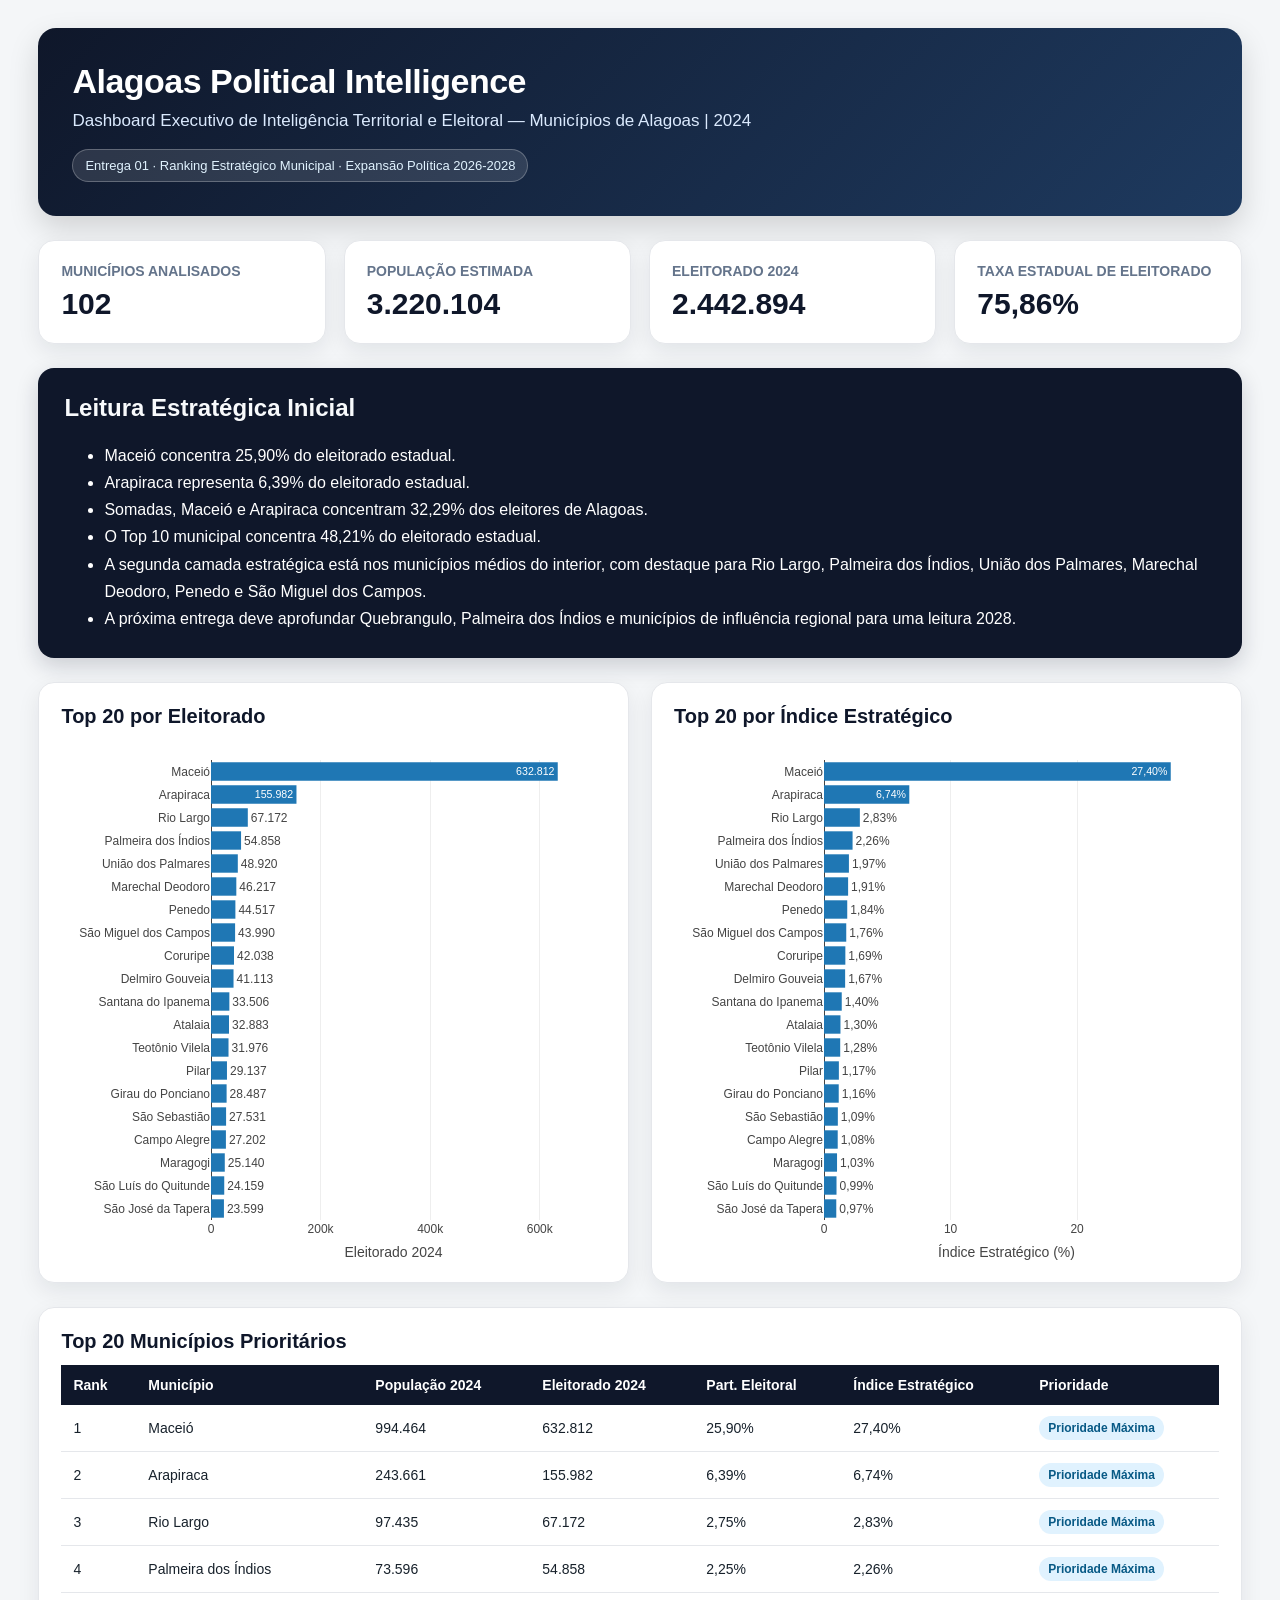
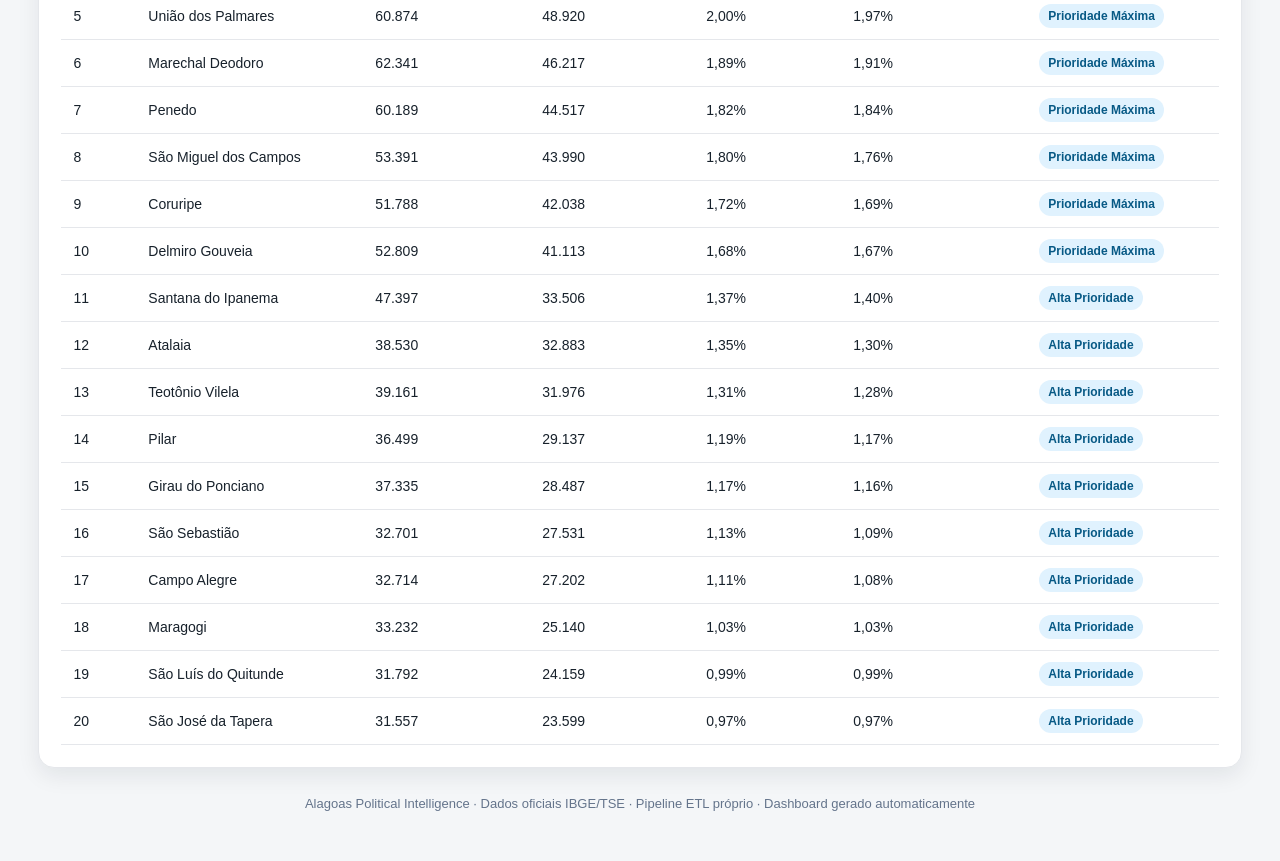
<file: dashboard/dashboard_estrategico_alagoas.html>
<!DOCTYPE html>
<html lang="pt-BR">
<head>
    <meta charset="UTF-8">
    <title>Alagoas Political Intelligence | Dashboard Executivo</title>
    <script src="https://cdn.plot.ly/plotly-2.35.2.min.js"></script>

    <style>
        body {
            margin: 0;
            font-family: Arial, Helvetica, sans-serif;
            background: #f4f6f8;
            color: #17212b;
        }

        .container {
            width: 94%;
            max-width: 1380px;
            margin: 0 auto;
            padding: 28px 0 50px 0;
        }

        .header {
            background: linear-gradient(135deg, #0f172a, #1e3a5f);
            color: white;
            padding: 34px;
            border-radius: 18px;
            margin-bottom: 24px;
            box-shadow: 0 12px 30px rgba(0,0,0,0.15);
        }

        .header h1 {
            margin: 0;
            font-size: 34px;
            letter-spacing: -0.5px;
        }

        .header p {
            margin: 10px 0 0 0;
            font-size: 17px;
            color: #dbeafe;
        }

        .tag {
            display: inline-block;
            margin-top: 18px;
            padding: 8px 12px;
            background: rgba(255,255,255,0.12);
            border: 1px solid rgba(255,255,255,0.25);
            border-radius: 999px;
            font-size: 13px;
            color: #e0f2fe;
        }

        .cards {
            display: grid;
            grid-template-columns: repeat(4, 1fr);
            gap: 18px;
            margin-bottom: 24px;
        }

        .card {
            background: white;
            padding: 22px;
            border-radius: 16px;
            box-shadow: 0 8px 22px rgba(15, 23, 42, 0.08);
            border: 1px solid #e5e7eb;
        }

        .card h3 {
            margin: 0 0 8px 0;
            font-size: 14px;
            color: #64748b;
            font-weight: 600;
            text-transform: uppercase;
        }

        .card .value {
            font-size: 30px;
            font-weight: 800;
            color: #0f172a;
        }

        .grid {
            display: grid;
            grid-template-columns: 1fr 1fr;
            gap: 22px;
            margin-bottom: 24px;
        }

        .panel {
            background: white;
            border-radius: 16px;
            padding: 22px;
            box-shadow: 0 8px 22px rgba(15, 23, 42, 0.08);
            border: 1px solid #e5e7eb;
        }

        .panel h2 {
            margin: 0 0 12px 0;
            font-size: 20px;
            color: #0f172a;
        }

        .insights {
            background: #0f172a;
            color: white;
            border-radius: 16px;
            padding: 26px;
            margin-bottom: 24px;
            box-shadow: 0 8px 22px rgba(15, 23, 42, 0.18);
        }

        .insights h2 {
            margin-top: 0;
            color: #f8fafc;
        }

        .insights ul {
            margin-bottom: 0;
            line-height: 1.7;
        }

        table {
            width: 100%;
            border-collapse: collapse;
            font-size: 14px;
        }

        th {
            background: #0f172a;
            color: white;
            padding: 12px;
            text-align: left;
        }

        td {
            padding: 11px 12px;
            border-bottom: 1px solid #e5e7eb;
        }

        tr:hover {
            background: #f8fafc;
        }

        .badge {
            display: inline-block;
            padding: 5px 9px;
            background: #e0f2fe;
            color: #075985;
            border-radius: 999px;
            font-weight: 700;
            font-size: 12px;
        }

        .footer {
            margin-top: 28px;
            color: #64748b;
            font-size: 13px;
            text-align: center;
        }

        @media (max-width: 900px) {
            .cards, .grid {
                grid-template-columns: 1fr;
            }

            .header h1 {
                font-size: 26px;
            }
        }
    </style>
</head>

<body>
    <div class="container">

        <div class="header">
            <h1>Alagoas Political Intelligence</h1>
            <p>Dashboard Executivo de Inteligência Territorial e Eleitoral — Municípios de Alagoas | 2024</p>
            <div class="tag">Entrega 01 · Ranking Estratégico Municipal · Expansão Política 2026-2028</div>
        </div>

        <div class="cards">
            <div class="card">
                <h3>Municípios Analisados</h3>
                <div class="value">102</div>
            </div>

            <div class="card">
                <h3>População Estimada</h3>
                <div class="value">3.220.104</div>
            </div>

            <div class="card">
                <h3>Eleitorado 2024</h3>
                <div class="value">2.442.894</div>
            </div>

            <div class="card">
                <h3>Taxa Estadual de Eleitorado</h3>
                <div class="value">75,86%</div>
            </div>
        </div>

        <div class="insights">
            <h2>Leitura Estratégica Inicial</h2>
            <ul>
                <li>Maceió concentra 25,90% do eleitorado estadual.</li>
                <li>Arapiraca representa 6,39% do eleitorado estadual.</li>
                <li>Somadas, Maceió e Arapiraca concentram 32,29% dos eleitores de Alagoas.</li>
                <li>O Top 10 municipal concentra 48,21% do eleitorado estadual.</li>
                <li>A segunda camada estratégica está nos municípios médios do interior, com destaque para Rio Largo, Palmeira dos Índios, União dos Palmares, Marechal Deodoro, Penedo e São Miguel dos Campos.</li>
                <li>A próxima entrega deve aprofundar Quebrangulo, Palmeira dos Índios e municípios de influência regional para uma leitura 2028.</li>
            </ul>
        </div>

        <div class="grid">
            <div class="panel">
                <h2>Top 20 por Eleitorado</h2>
                <div id="grafico-eleitorado"></div>
            </div>

            <div class="panel">
                <h2>Top 20 por Índice Estratégico</h2>
                <div id="grafico-indice"></div>
            </div>
        </div>

        <div class="panel">
            <h2>Top 20 Municípios Prioritários</h2>
            <table>
                <thead>
                    <tr>
                        <th>Rank</th>
                        <th>Município</th>
                        <th>População 2024</th>
                        <th>Eleitorado 2024</th>
                        <th>Part. Eleitoral</th>
                        <th>Índice Estratégico</th>
                        <th>Prioridade</th>
                    </tr>
                </thead>
                <tbody>
                    
        <tr>
            <td>1</td>
            <td>Maceió</td>
            <td>994.464</td>
            <td>632.812</td>
            <td>25,90%</td>
            <td>27,40%</td>
            <td><span class="badge">Prioridade Máxima</span></td>
        </tr>
        
        <tr>
            <td>2</td>
            <td>Arapiraca</td>
            <td>243.661</td>
            <td>155.982</td>
            <td>6,39%</td>
            <td>6,74%</td>
            <td><span class="badge">Prioridade Máxima</span></td>
        </tr>
        
        <tr>
            <td>3</td>
            <td>Rio Largo</td>
            <td>97.435</td>
            <td>67.172</td>
            <td>2,75%</td>
            <td>2,83%</td>
            <td><span class="badge">Prioridade Máxima</span></td>
        </tr>
        
        <tr>
            <td>4</td>
            <td>Palmeira dos Índios</td>
            <td>73.596</td>
            <td>54.858</td>
            <td>2,25%</td>
            <td>2,26%</td>
            <td><span class="badge">Prioridade Máxima</span></td>
        </tr>
        
        <tr>
            <td>5</td>
            <td>União dos Palmares</td>
            <td>60.874</td>
            <td>48.920</td>
            <td>2,00%</td>
            <td>1,97%</td>
            <td><span class="badge">Prioridade Máxima</span></td>
        </tr>
        
        <tr>
            <td>6</td>
            <td>Marechal Deodoro</td>
            <td>62.341</td>
            <td>46.217</td>
            <td>1,89%</td>
            <td>1,91%</td>
            <td><span class="badge">Prioridade Máxima</span></td>
        </tr>
        
        <tr>
            <td>7</td>
            <td>Penedo</td>
            <td>60.189</td>
            <td>44.517</td>
            <td>1,82%</td>
            <td>1,84%</td>
            <td><span class="badge">Prioridade Máxima</span></td>
        </tr>
        
        <tr>
            <td>8</td>
            <td>São Miguel dos Campos</td>
            <td>53.391</td>
            <td>43.990</td>
            <td>1,80%</td>
            <td>1,76%</td>
            <td><span class="badge">Prioridade Máxima</span></td>
        </tr>
        
        <tr>
            <td>9</td>
            <td>Coruripe</td>
            <td>51.788</td>
            <td>42.038</td>
            <td>1,72%</td>
            <td>1,69%</td>
            <td><span class="badge">Prioridade Máxima</span></td>
        </tr>
        
        <tr>
            <td>10</td>
            <td>Delmiro Gouveia</td>
            <td>52.809</td>
            <td>41.113</td>
            <td>1,68%</td>
            <td>1,67%</td>
            <td><span class="badge">Prioridade Máxima</span></td>
        </tr>
        
        <tr>
            <td>11</td>
            <td>Santana do Ipanema</td>
            <td>47.397</td>
            <td>33.506</td>
            <td>1,37%</td>
            <td>1,40%</td>
            <td><span class="badge">Alta Prioridade</span></td>
        </tr>
        
        <tr>
            <td>12</td>
            <td>Atalaia</td>
            <td>38.530</td>
            <td>32.883</td>
            <td>1,35%</td>
            <td>1,30%</td>
            <td><span class="badge">Alta Prioridade</span></td>
        </tr>
        
        <tr>
            <td>13</td>
            <td>Teotônio Vilela</td>
            <td>39.161</td>
            <td>31.976</td>
            <td>1,31%</td>
            <td>1,28%</td>
            <td><span class="badge">Alta Prioridade</span></td>
        </tr>
        
        <tr>
            <td>14</td>
            <td>Pilar</td>
            <td>36.499</td>
            <td>29.137</td>
            <td>1,19%</td>
            <td>1,17%</td>
            <td><span class="badge">Alta Prioridade</span></td>
        </tr>
        
        <tr>
            <td>15</td>
            <td>Girau do Ponciano</td>
            <td>37.335</td>
            <td>28.487</td>
            <td>1,17%</td>
            <td>1,16%</td>
            <td><span class="badge">Alta Prioridade</span></td>
        </tr>
        
        <tr>
            <td>16</td>
            <td>São Sebastião</td>
            <td>32.701</td>
            <td>27.531</td>
            <td>1,13%</td>
            <td>1,09%</td>
            <td><span class="badge">Alta Prioridade</span></td>
        </tr>
        
        <tr>
            <td>17</td>
            <td>Campo Alegre</td>
            <td>32.714</td>
            <td>27.202</td>
            <td>1,11%</td>
            <td>1,08%</td>
            <td><span class="badge">Alta Prioridade</span></td>
        </tr>
        
        <tr>
            <td>18</td>
            <td>Maragogi</td>
            <td>33.232</td>
            <td>25.140</td>
            <td>1,03%</td>
            <td>1,03%</td>
            <td><span class="badge">Alta Prioridade</span></td>
        </tr>
        
        <tr>
            <td>19</td>
            <td>São Luís do Quitunde</td>
            <td>31.792</td>
            <td>24.159</td>
            <td>0,99%</td>
            <td>0,99%</td>
            <td><span class="badge">Alta Prioridade</span></td>
        </tr>
        
        <tr>
            <td>20</td>
            <td>São José da Tapera</td>
            <td>31.557</td>
            <td>23.599</td>
            <td>0,97%</td>
            <td>0,97%</td>
            <td><span class="badge">Alta Prioridade</span></td>
        </tr>
        
                </tbody>
            </table>
        </div>

        <div class="footer">
            Alagoas Political Intelligence · Dados oficiais IBGE/TSE · Pipeline ETL próprio · Dashboard gerado automaticamente
        </div>

    </div>

    <script>
        const municipiosTop20 = ["Maceió", "Arapiraca", "Rio Largo", "Palmeira dos Índios", "União dos Palmares", "Marechal Deodoro", "Penedo", "São Miguel dos Campos", "Coruripe", "Delmiro Gouveia", "Santana do Ipanema", "Atalaia", "Teotônio Vilela", "Pilar", "Girau do Ponciano", "São Sebastião", "Campo Alegre", "Maragogi", "São Luís do Quitunde", "São José da Tapera"];
        const eleitoradoTop20 = [632812, 155982, 67172, 54858, 48920, 46217, 44517, 43990, 42038, 41113, 33506, 32883, 31976, 29137, 28487, 27531, 27202, 25140, 24159, 23599];
        const indiceTop20 = [27.3978, 6.7397, 2.8325, 2.2576, 1.9689, 1.9051, 1.8364, 1.7579, 1.6871, 1.6701, 1.4017, 1.3012, 1.2811, 1.1749, 1.1641, 1.0935, 1.0842, 1.03, 0.9885, 0.9702];

        Plotly.newPlot("grafico-eleitorado", [{
            x: eleitoradoTop20.slice().reverse(),
            y: municipiosTop20.slice().reverse(),
            type: "bar",
            orientation: "h",
            text: eleitoradoTop20.slice().reverse().map(v => v.toLocaleString("pt-BR")),
            textposition: "auto"
        }], {
            margin: { l: 150, r: 30, t: 20, b: 40 },
            height: 520,
            xaxis: { title: "Eleitorado 2024" },
            yaxis: { title: "" }
        }, {
            responsive: true,
            displayModeBar: false
        });

        Plotly.newPlot("grafico-indice", [{
            x: indiceTop20.slice().reverse(),
            y: municipiosTop20.slice().reverse(),
            type: "bar",
            orientation: "h",
            text: indiceTop20.slice().reverse().map(v => v.toFixed(2).replace(".", ",") + "%"),
            textposition: "auto"
        }], {
            margin: { l: 150, r: 30, t: 20, b: 40 },
            height: 520,
            xaxis: { title: "Índice Estratégico (%)" },
            yaxis: { title: "" }
        }, {
            responsive: true,
            displayModeBar: false
        });
    </script>

</body>
</html>
</file>
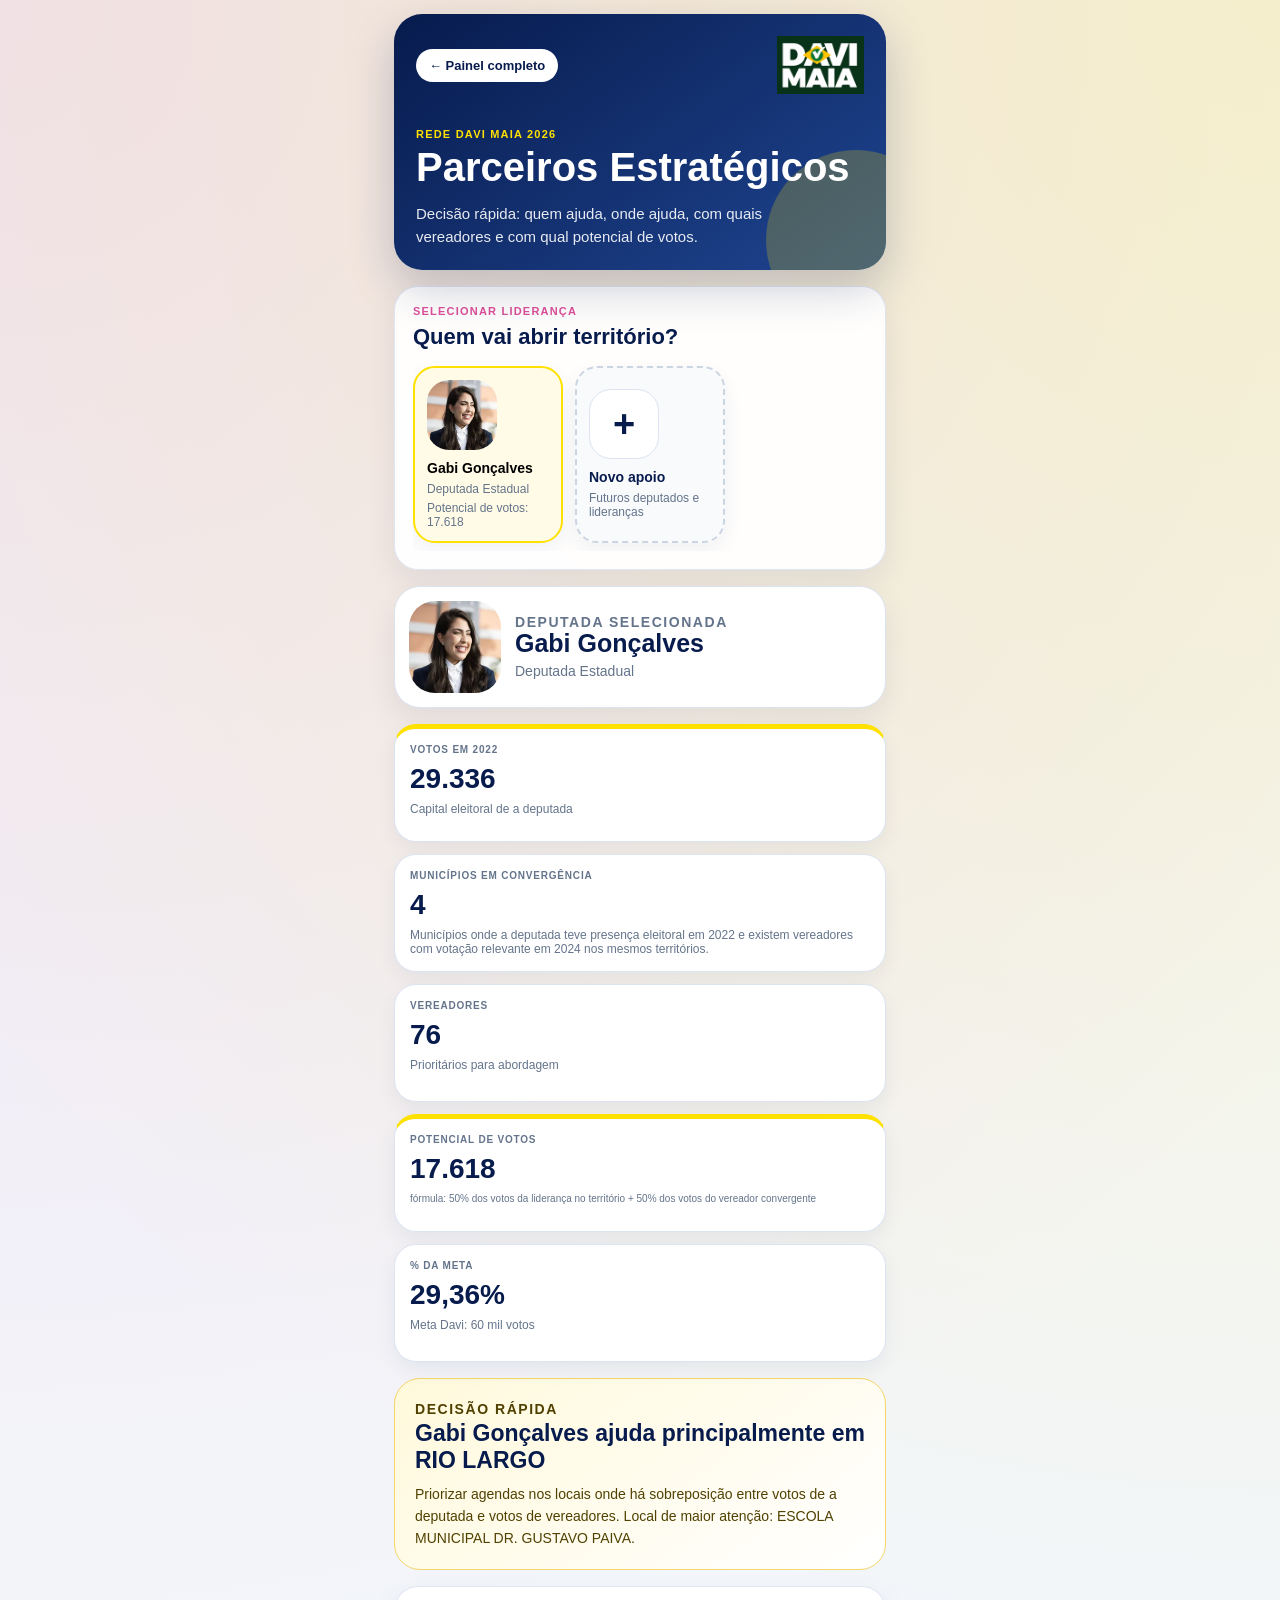
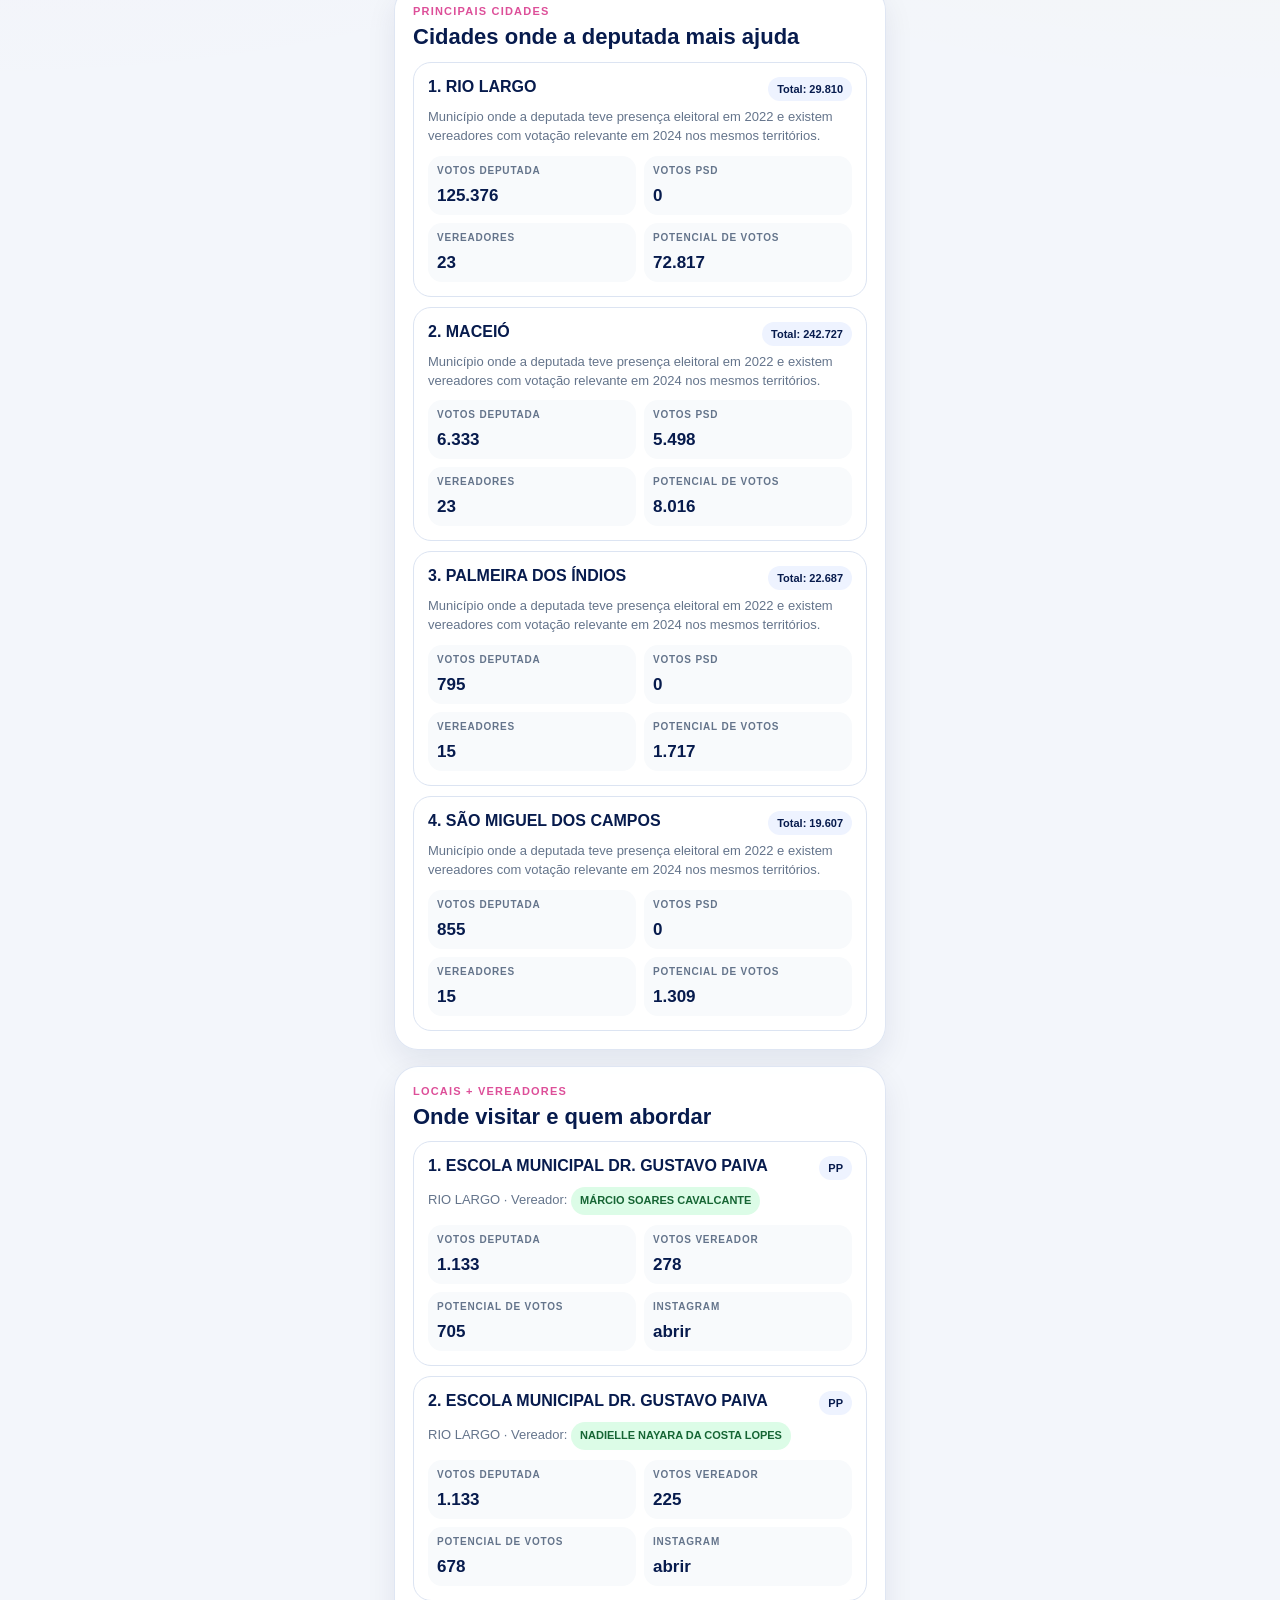
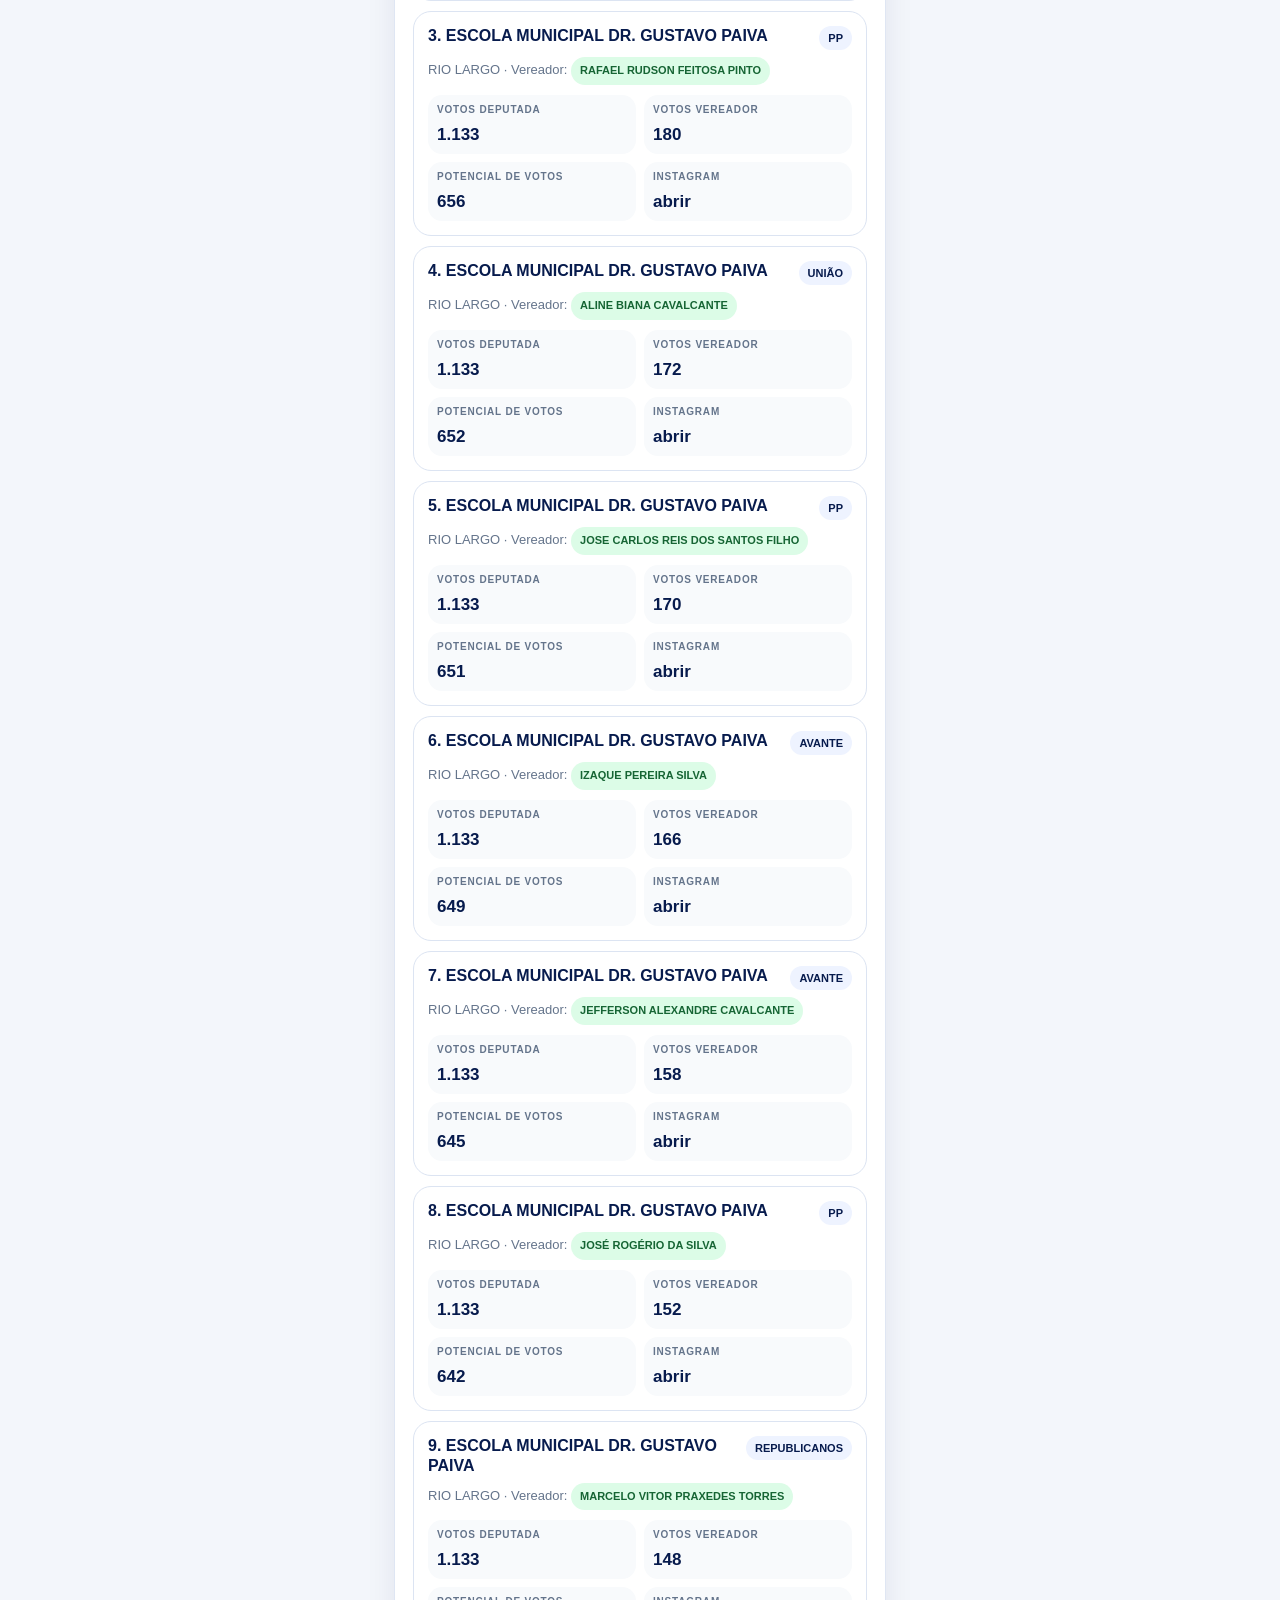
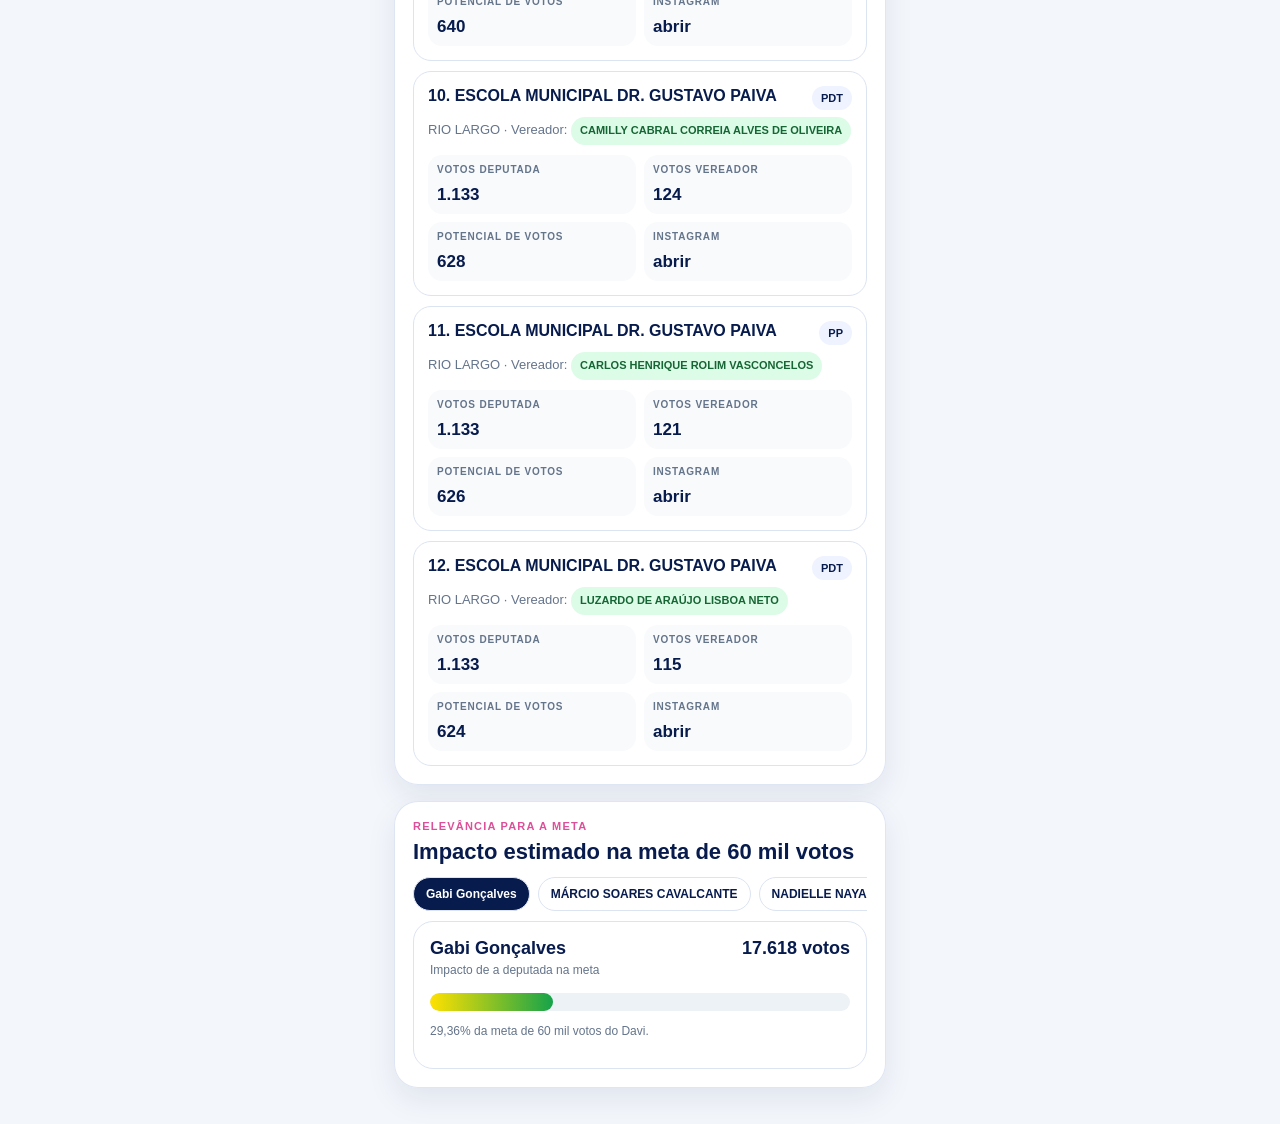
<file: dashboard_mobile_parceiros/index_backup_logo_clean_20260629_204648.html>
<!DOCTYPE html>
<html lang="pt-BR">
<head>
  <meta charset="UTF-8" />
  <meta name="viewport" content="width=device-width, initial-scale=1.0" />

  <title>Painel Mobile — Parceiros Davi Maia 2026</title>

  <link rel="stylesheet" href="css/mobile-parceiros.css?v=3" />
</head>

<body>
  <main class="app-shell">
    <header class="hero">
      <div class="topbar">
        <a href="../dashboard_v2/" class="back-link">← Painel completo</a>
        
        <a href="../dashboard_v2/" class="davi-logo-wrap" aria-label="Abrir painel principal do Davi Maia">
          <img src="assets/parceiros/logo_davi_maia.webp" alt="Davi Maia" />
        </a>
        
      </div>

      <p class="eyebrow yellow">Rede Davi Maia 2026</p>
      <h1>Parceiros Estratégicos</h1>
      <p class="subtitle">
        Decisão rápida: quem ajuda, onde ajuda, com quais vereadores e com qual potencial de votos.
      </p>
    </header>

    <section class="section compact">
      <p class="eyebrow">Selecionar liderança</p>
      <h2>Quem vai abrir território?</h2>
      <div id="partner-selector" class="partner-selector">
        <div class="loading-card">Carregando lideranças...</div>
      </div>
    </section>

    <section id="partner-detail" class="partner-detail hidden">
      <div class="partner-profile-card">
        <div id="partner-avatar" class="partner-avatar">
          <span>--</span>
        </div>

        <div class="partner-profile-info">
          <p id="selected-cargo-label" class="eyebrow">Liderança selecionada</p>
          <h2 id="partner-name">-</h2>
          <p id="partner-role">-</p>
        </div>
      </div>

      <section class="metric-grid">
        <article class="metric-card featured">
          <small>Votos em 2022</small>
          <strong id="metric-votos-2022">-</strong>
          <span id="legend-votos-2022">Capital eleitoral da liderança</span>
        </article>

        <article class="metric-card info">
          <small>Municípios em convergência</small>
          <strong id="metric-municipios">-</strong>
          <span id="legend-municipios">Municípios com sobreposição territorial.</span>
        </article>

        <article class="metric-card">
          <small>Vereadores</small>
          <strong id="metric-vereadores">-</strong>
          <span>Prioritários para abordagem</span>
        </article>

        <article class="metric-card featured">
          <small>Potencial de votos</small>
          <strong id="metric-potencial">-</strong>
          <span class="footnote">
            fórmula: 50% dos votos da liderança no território + 50% dos votos do vereador convergente
          </span>
        </article>

        <article class="metric-card">
          <small>% da meta</small>
          <strong id="metric-percentual-meta">-</strong>
          <span>Meta Davi: 60 mil votos</span>
        </article>
      </section>

      <section class="decision-card">
        <p class="eyebrow">Decisão rápida</p>
        <h2 id="quick-decision-title">-</h2>
        <p id="quick-decision-text">-</p>
      </section>

      <section class="section">
        <p class="eyebrow">Principais cidades</p>
        <h2 id="cities-title">Cidades onde a liderança mais ajuda</h2>
        <div id="top-cities" class="list-stack"></div>
      </section>

      <section class="section">
        <p class="eyebrow">Locais + vereadores</p>
        <h2>Onde visitar e quem abordar</h2>
        <div id="school-vereador-list" class="list-stack"></div>
      </section>

      <section class="section">
        <p class="eyebrow">Relevância para a meta</p>
        <h2>Impacto estimado na meta de 60 mil votos</h2>

        <div id="impact-tabs" class="impact-tabs"></div>

        <div class="impact-card">
          <div class="impact-header">
            <div>
              <strong id="impact-title">-</strong>
              <span id="impact-subtitle">-</span>
            </div>
            <strong id="impact-value">-</strong>
          </div>

          <div class="progress-wrap">
            <div id="impact-bar" class="progress-bar"></div>
          </div>

          <p id="impact-note" class="impact-note">-</p>
        </div>
      </section>
    </section>

    <section id="empty-state" class="empty-state hidden">
      <h2>Nenhuma liderança processada ainda</h2>
      <p>O painel mobile será preenchido automaticamente pelo painel completo.</p>
    </section>
  </main>

  <script src="js/mobile-parceiros.js?v=3"></script>
</body>
</html>
</file>
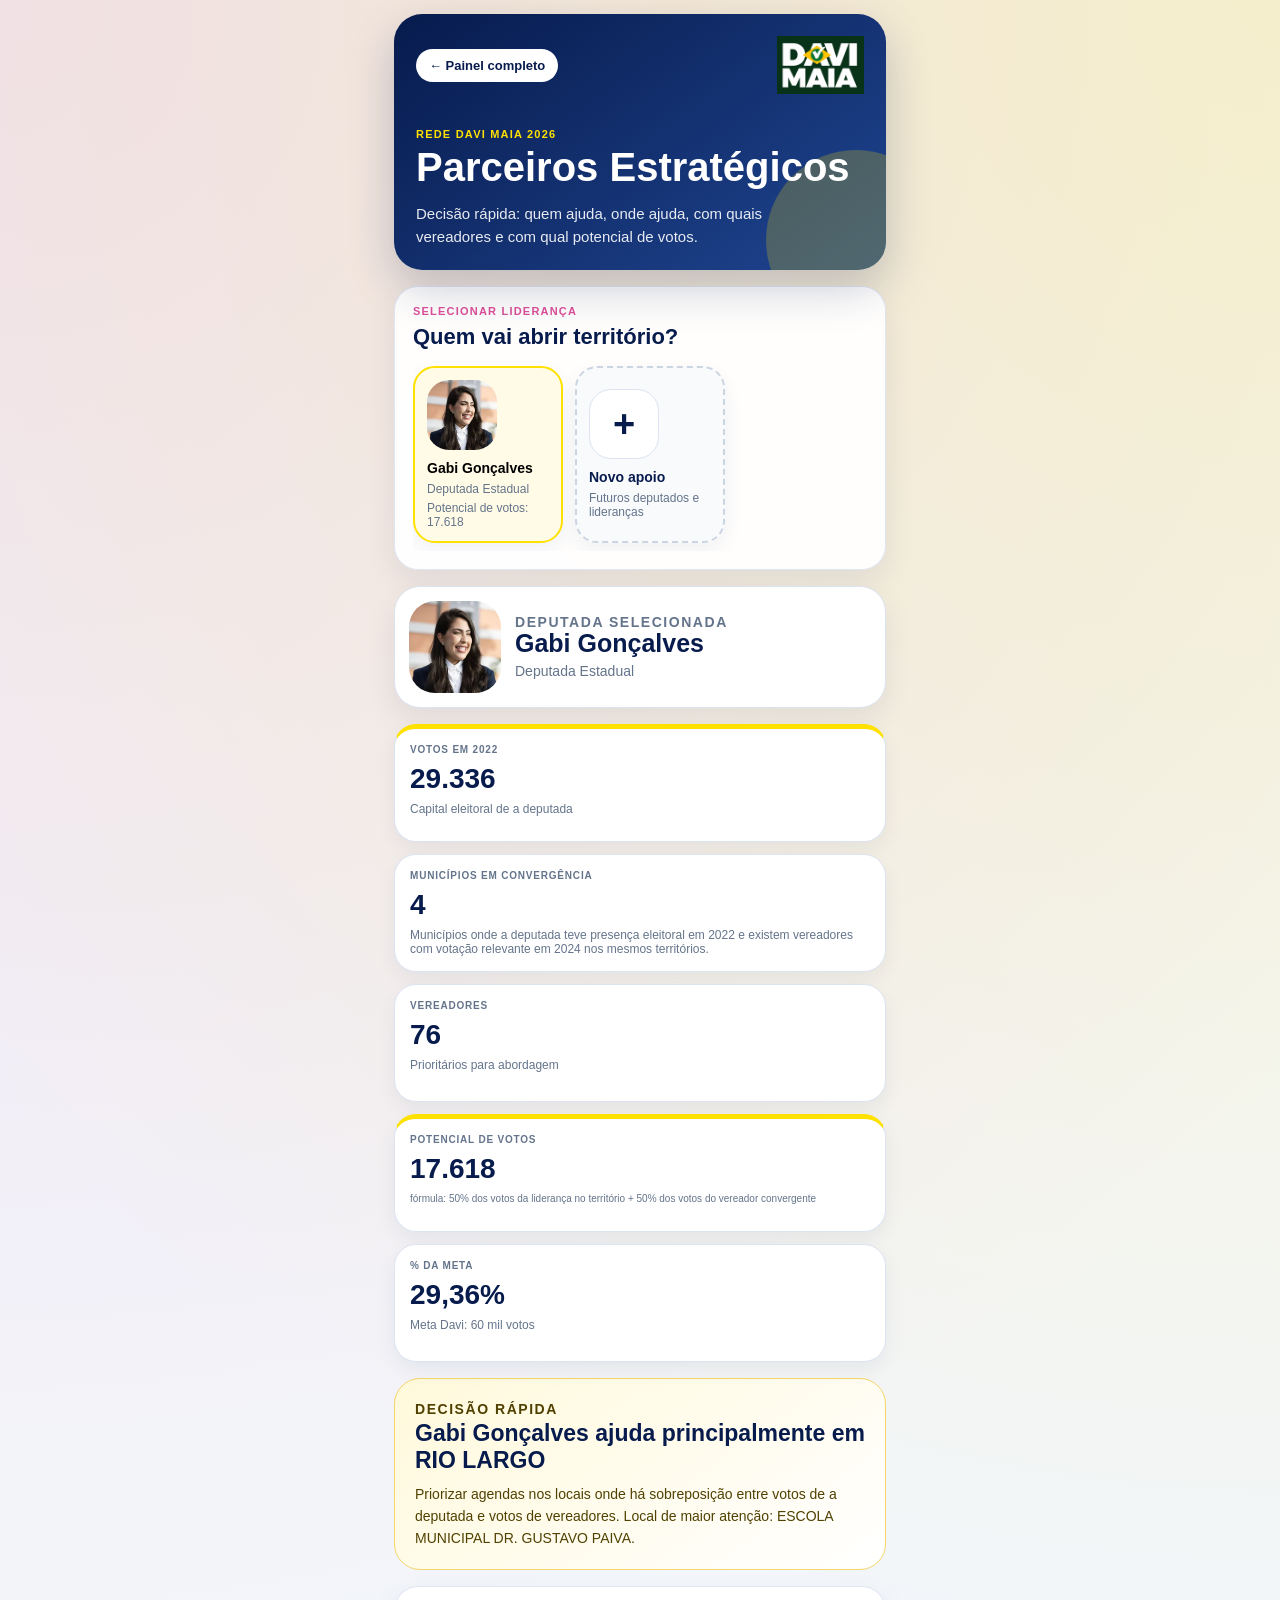
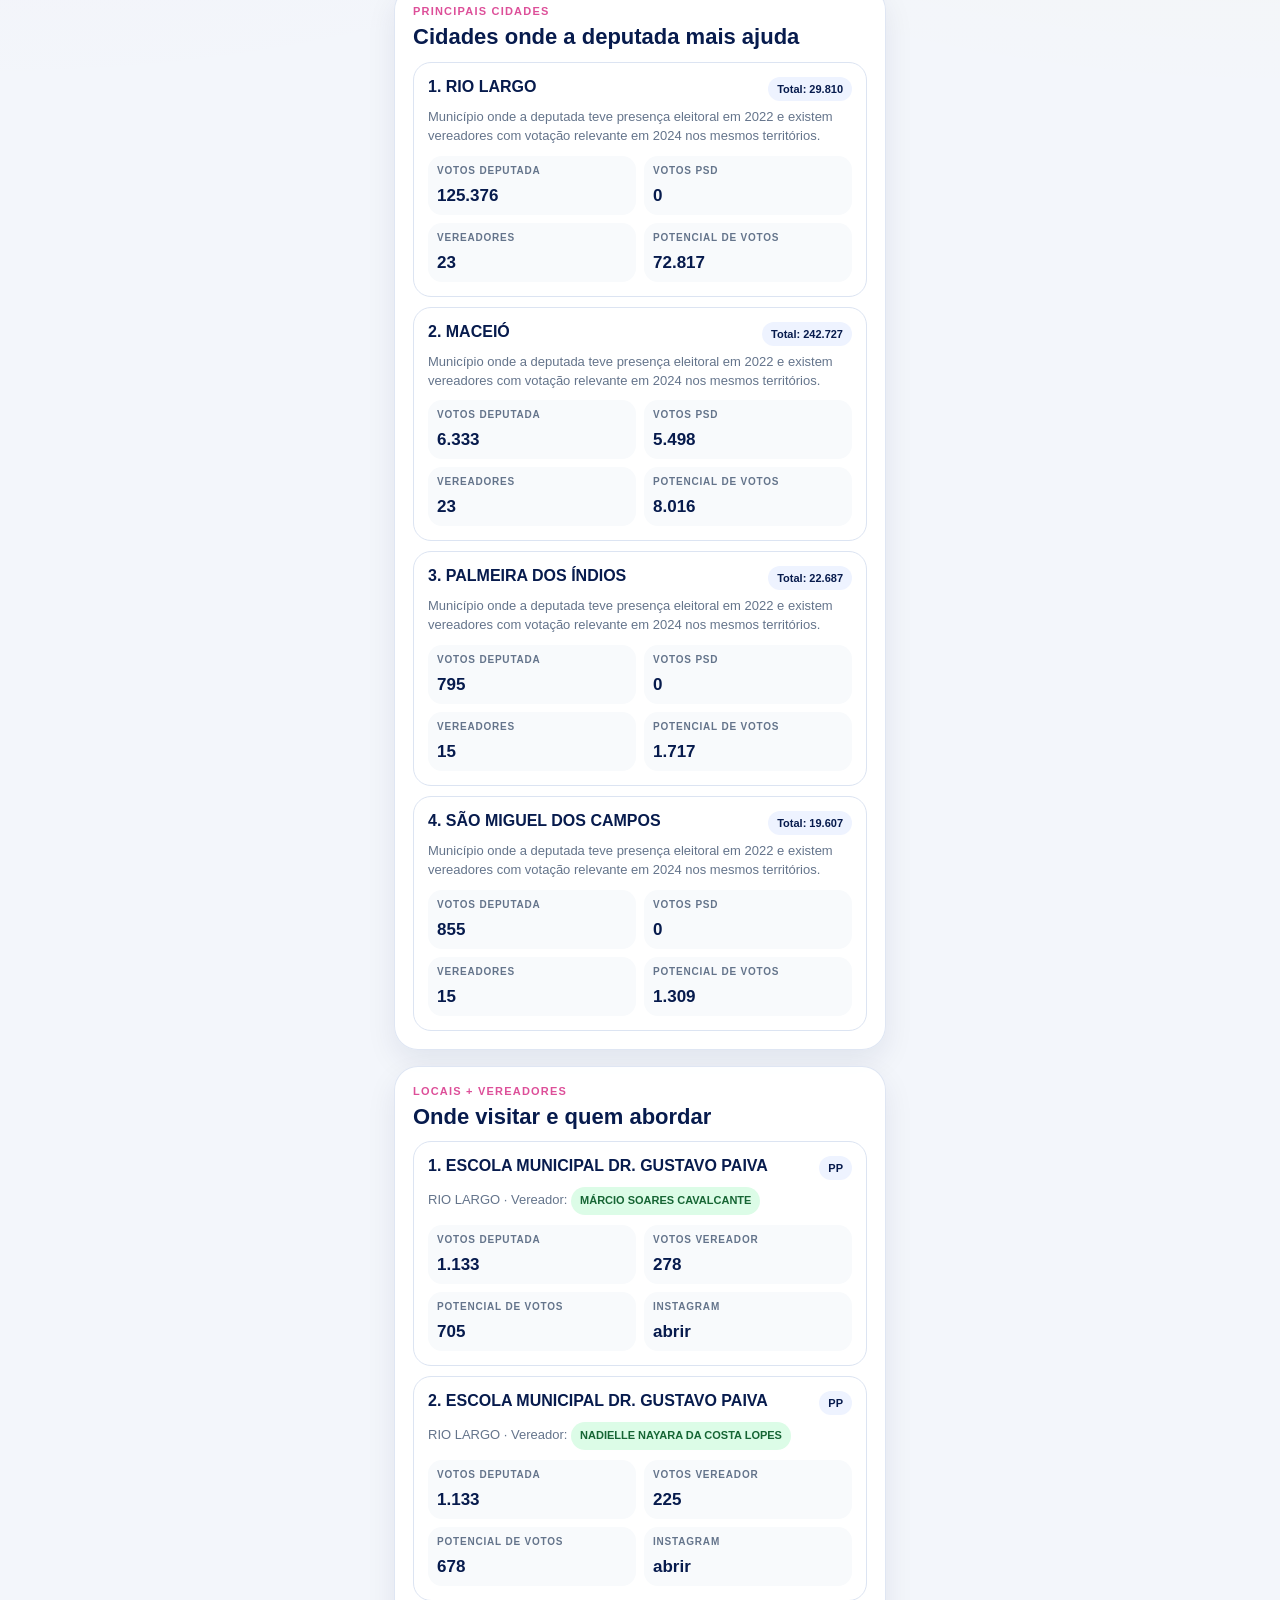
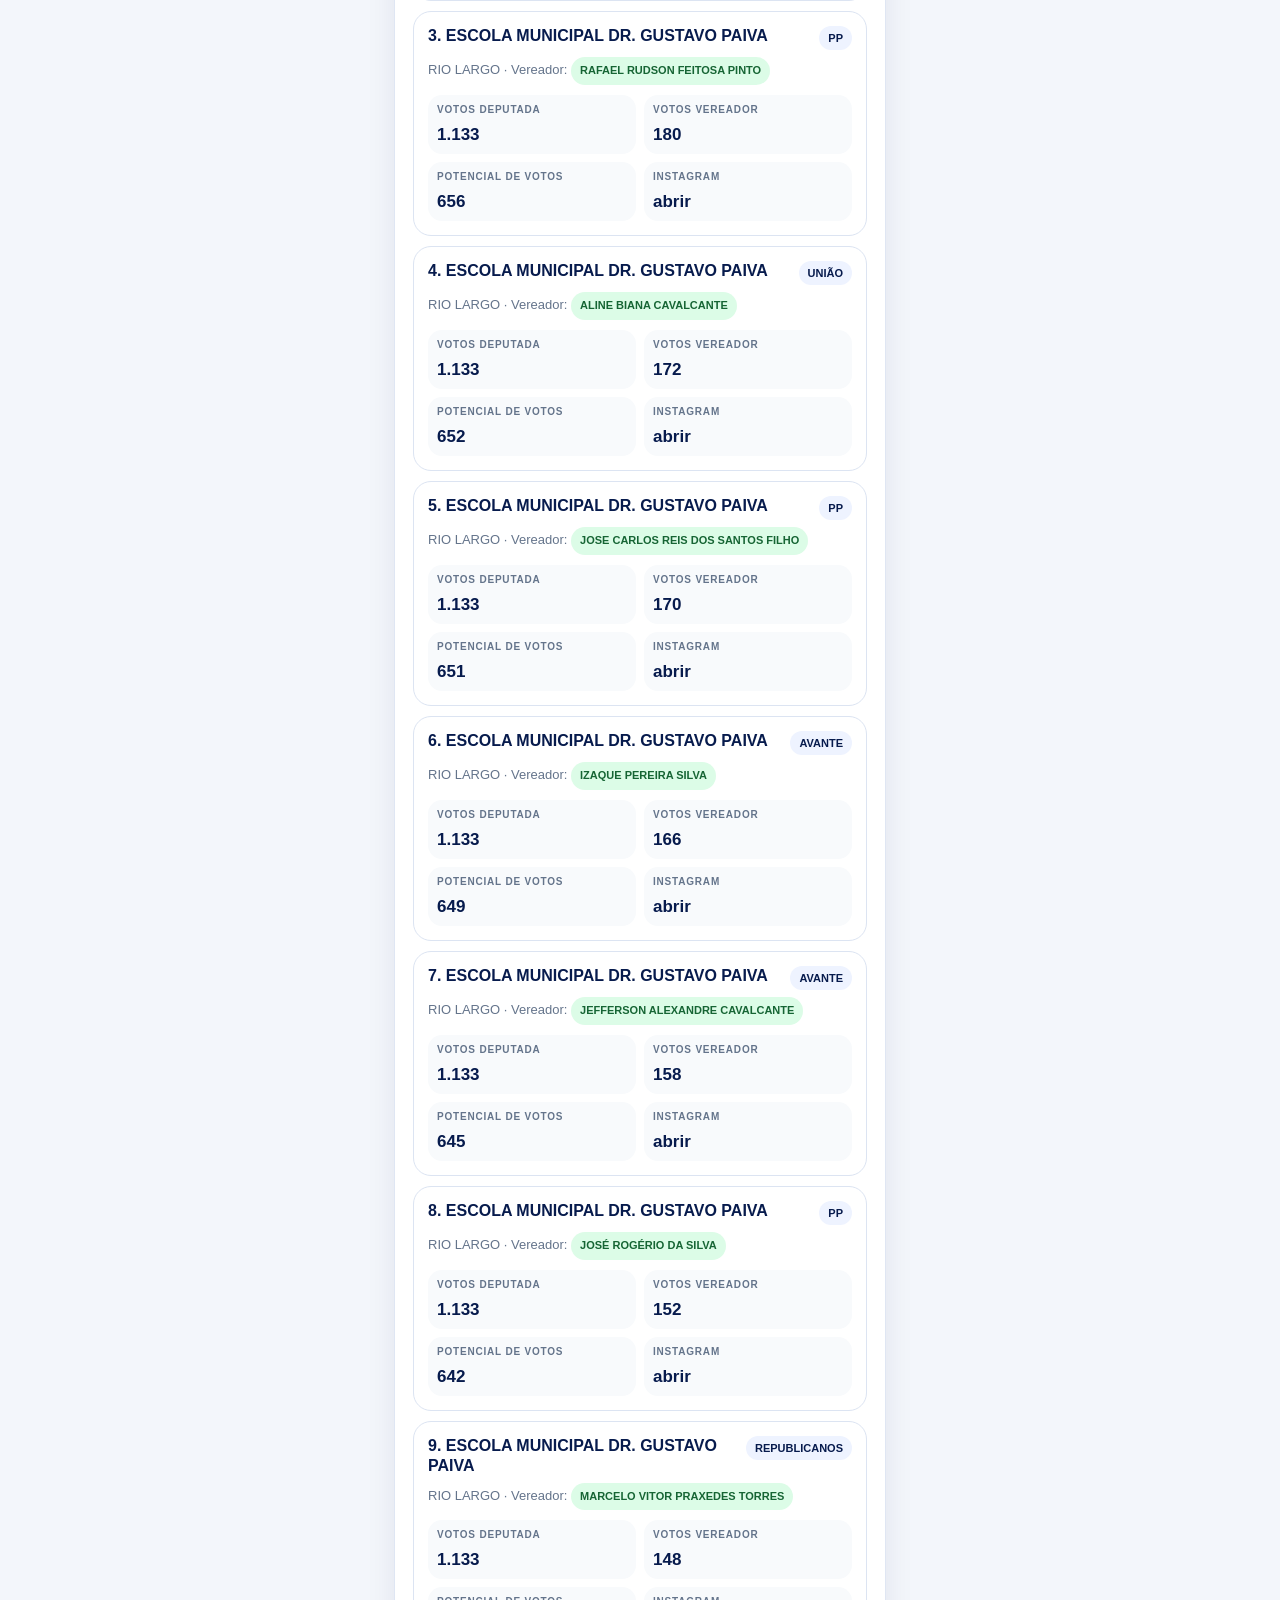
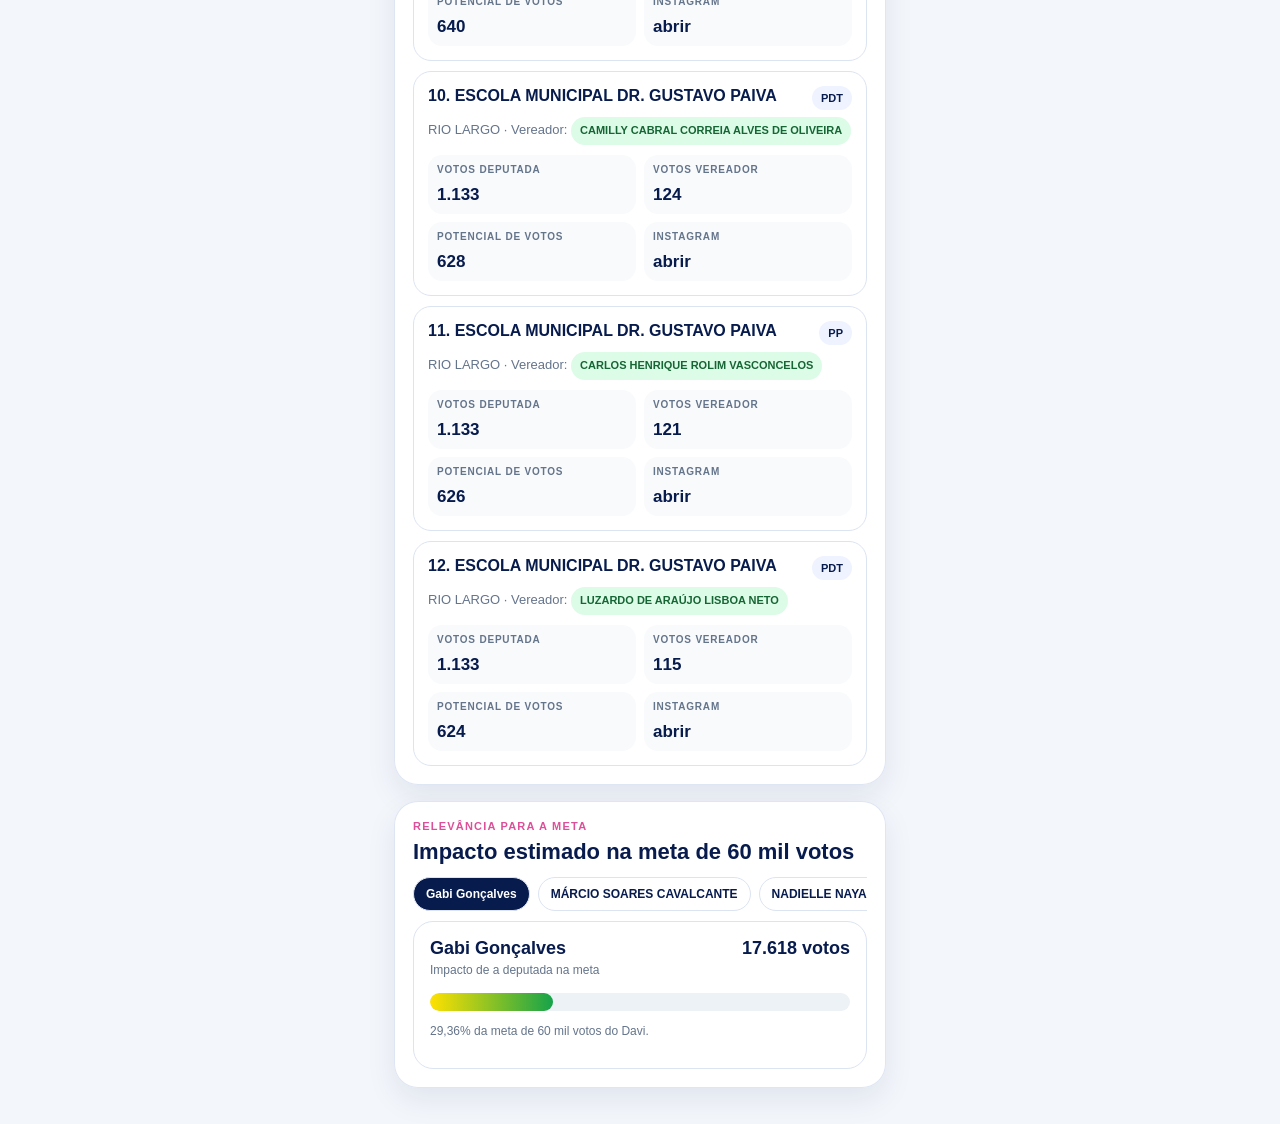
<file: dashboard_mobile_parceiros/index_backup_logo_davi_20260629_204012.html>
<!DOCTYPE html>
<html lang="pt-BR">
<head>
  <meta charset="UTF-8" />
  <meta name="viewport" content="width=device-width, initial-scale=1.0" />

  <title>Painel Mobile — Parceiros Davi Maia 2026</title>

  <link rel="stylesheet" href="css/mobile-parceiros.css?v=3" />
</head>

<body>
  <main class="app-shell">
    <header class="hero">
      <div class="topbar">
        <a href="../dashboard_v2/" class="back-link">← Painel completo</a>
        
        <div class="davi-logo-wrap">
          <img src="assets/parceiros/logo_davi_maia.webp" alt="Davi Maia" />
        </div>
        
      </div>

      <p class="eyebrow yellow">Rede Davi Maia 2026</p>
      <h1>Parceiros Estratégicos</h1>
      <p class="subtitle">
        Decisão rápida: quem ajuda, onde ajuda, com quais vereadores e com qual potencial de votos.
      </p>
    </header>

    <section class="section compact">
      <p class="eyebrow">Selecionar liderança</p>
      <h2>Quem vai abrir território?</h2>
      <div id="partner-selector" class="partner-selector">
        <div class="loading-card">Carregando lideranças...</div>
      </div>
    </section>

    <section id="partner-detail" class="partner-detail hidden">
      <div class="partner-profile-card">
        <div id="partner-avatar" class="partner-avatar">
          <span>--</span>
        </div>

        <div class="partner-profile-info">
          <p id="selected-cargo-label" class="eyebrow">Liderança selecionada</p>
          <h2 id="partner-name">-</h2>
          <p id="partner-role">-</p>
        </div>
      </div>

      <section class="metric-grid">
        <article class="metric-card featured">
          <small>Votos em 2022</small>
          <strong id="metric-votos-2022">-</strong>
          <span id="legend-votos-2022">Capital eleitoral da liderança</span>
        </article>

        <article class="metric-card info">
          <small>Municípios em convergência</small>
          <strong id="metric-municipios">-</strong>
          <span id="legend-municipios">Municípios com sobreposição territorial.</span>
        </article>

        <article class="metric-card">
          <small>Vereadores</small>
          <strong id="metric-vereadores">-</strong>
          <span>Prioritários para abordagem</span>
        </article>

        <article class="metric-card featured">
          <small>Potencial de votos</small>
          <strong id="metric-potencial">-</strong>
          <span class="footnote">
            fórmula: 50% dos votos da liderança no território + 50% dos votos do vereador convergente
          </span>
        </article>

        <article class="metric-card">
          <small>% da meta</small>
          <strong id="metric-percentual-meta">-</strong>
          <span>Meta Davi: 60 mil votos</span>
        </article>
      </section>

      <section class="decision-card">
        <p class="eyebrow">Decisão rápida</p>
        <h2 id="quick-decision-title">-</h2>
        <p id="quick-decision-text">-</p>
      </section>

      <section class="section">
        <p class="eyebrow">Principais cidades</p>
        <h2 id="cities-title">Cidades onde a liderança mais ajuda</h2>
        <div id="top-cities" class="list-stack"></div>
      </section>

      <section class="section">
        <p class="eyebrow">Locais + vereadores</p>
        <h2>Onde visitar e quem abordar</h2>
        <div id="school-vereador-list" class="list-stack"></div>
      </section>

      <section class="section">
        <p class="eyebrow">Relevância para a meta</p>
        <h2>Impacto estimado na meta de 60 mil votos</h2>

        <div id="impact-tabs" class="impact-tabs"></div>

        <div class="impact-card">
          <div class="impact-header">
            <div>
              <strong id="impact-title">-</strong>
              <span id="impact-subtitle">-</span>
            </div>
            <strong id="impact-value">-</strong>
          </div>

          <div class="progress-wrap">
            <div id="impact-bar" class="progress-bar"></div>
          </div>

          <p id="impact-note" class="impact-note">-</p>
        </div>
      </section>
    </section>

    <section id="empty-state" class="empty-state hidden">
      <h2>Nenhuma liderança processada ainda</h2>
      <p>O painel mobile será preenchido automaticamente pelo painel completo.</p>
    </section>
  </main>

  <script src="js/mobile-parceiros.js?v=3"></script>
</body>
</html>
</file>
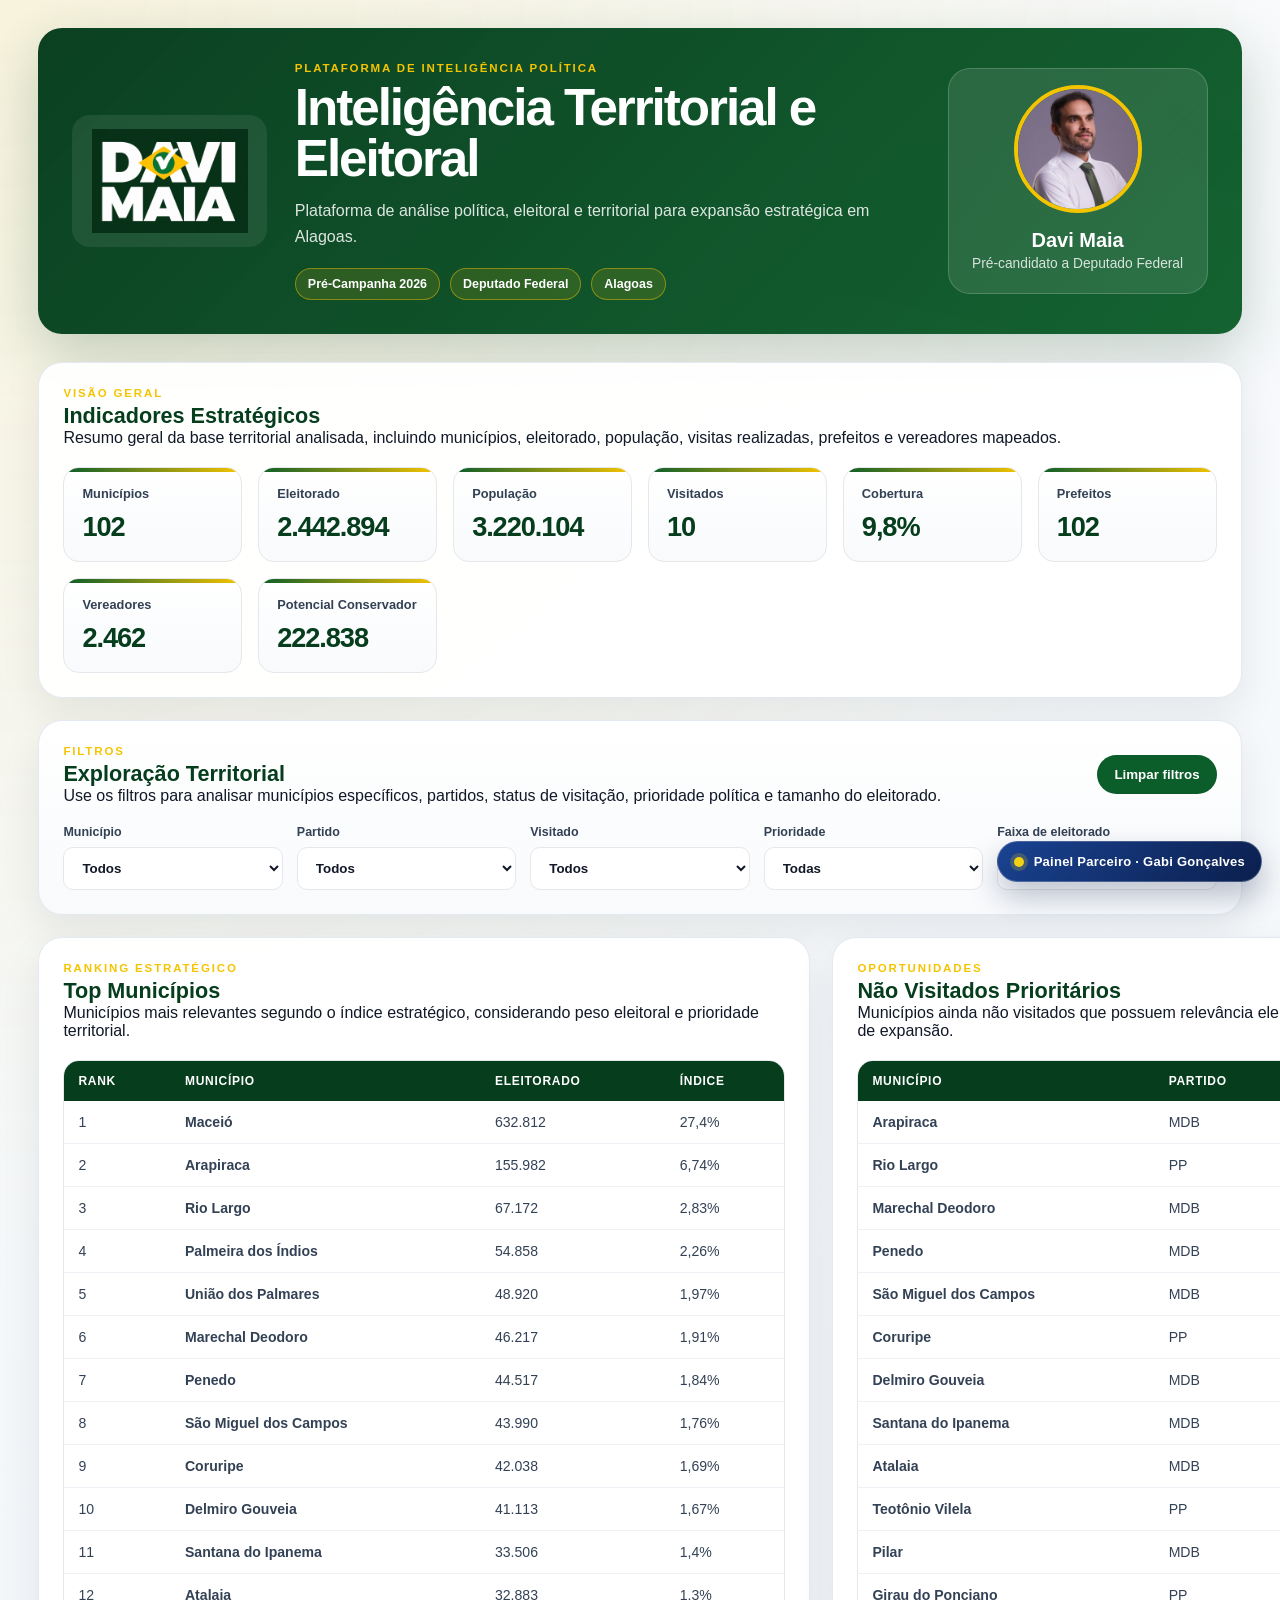
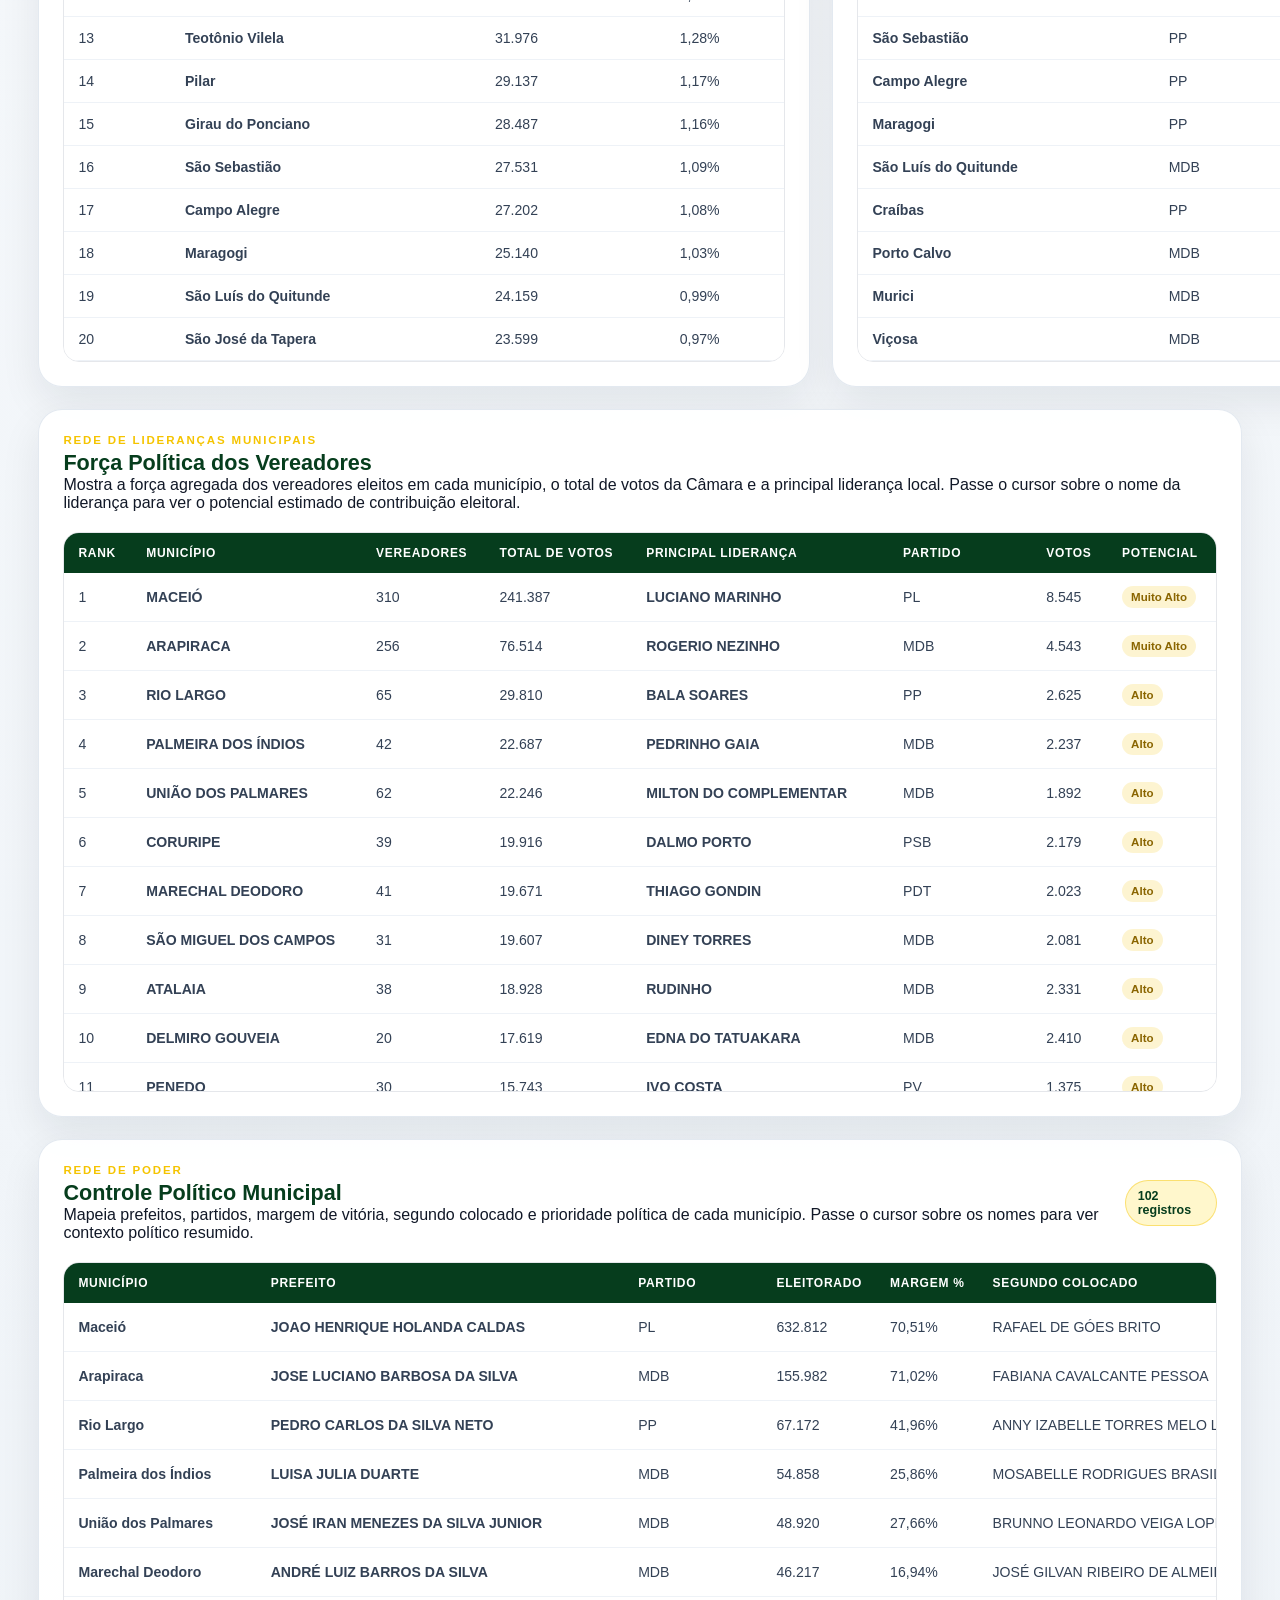
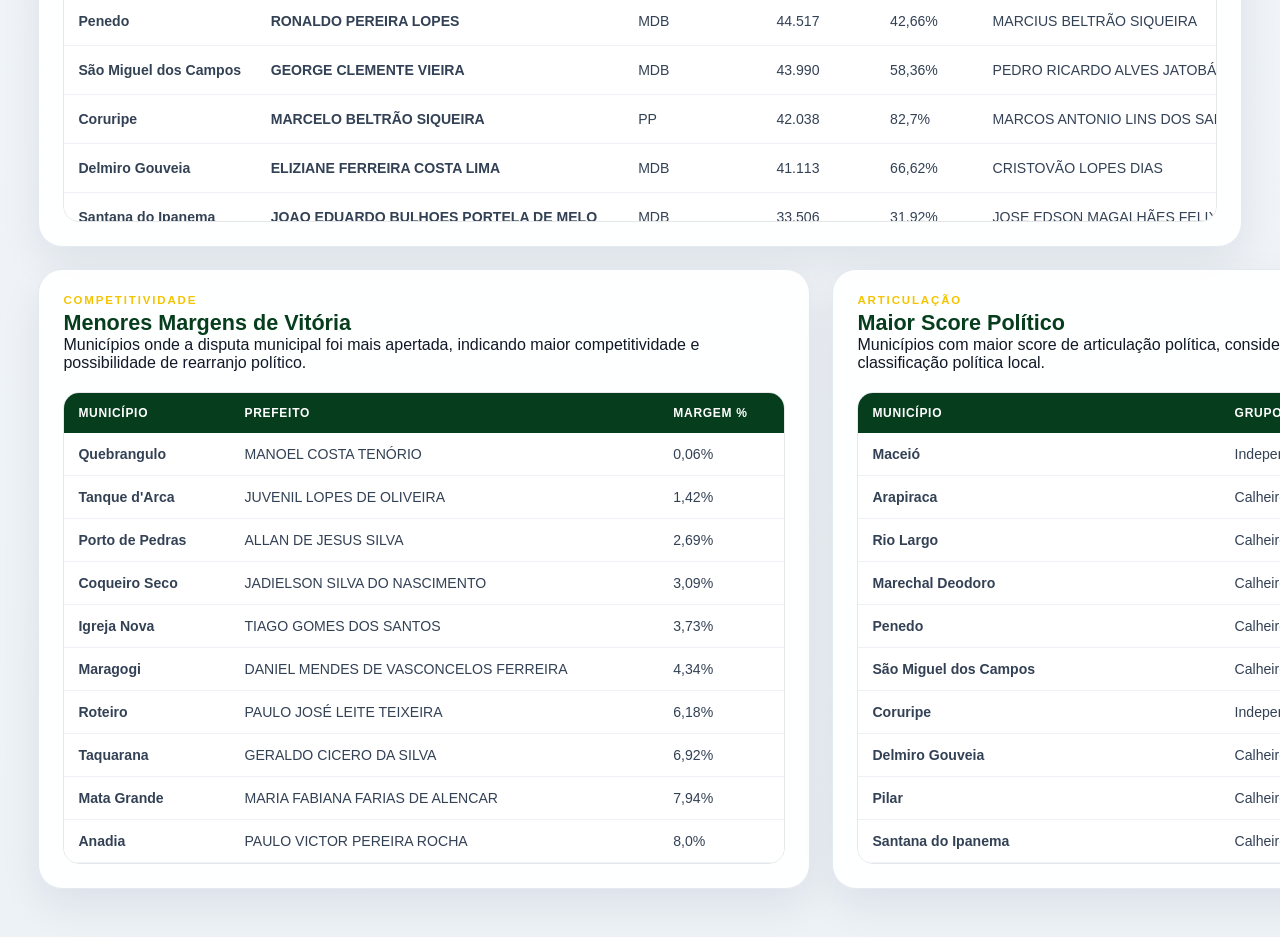
<file: dashboard_v2/index_backup_antes_secao_parceiros_20260629_154809.html>
<!DOCTYPE html>
<html lang="pt-BR">
<head>
  <meta charset="UTF-8" />
  <meta name="viewport" content="width=device-width, initial-scale=1.0" />
  <title>Inteligência Territorial e Eleitoral | Dashboard V2</title>
  <link rel="stylesheet" href="css/style.css" />
</head>

<body>
  <div class="app">
    <header class="hero">
      <div class="hero-content">
        <div class="hero-brand">
          <img src="../public/images/brand_davi_maia_01.png" alt="Davi Maia" class="logo-campanha" />

          <div class="hero-text">
           <p class="eyebrow">PLATAFORMA DE INTELIGÊNCIA POLÍTICA</p>
            <h1>Inteligência Territorial e Eleitoral</h1>
            <p class="subtitle">
              Plataforma de análise política, eleitoral e territorial para expansão estratégica em Alagoas.
            </p>

            <div class="hero-tags">
              <span>Pré-Campanha 2026</span>
              <span>Deputado Federal</span>
              <span>Alagoas</span>
            </div>
          </div>
        </div>

        <div class="hero-profile">
          <img src="../public/images/foto_perfil_instagram_davi_maia.jpg" alt="Davi Maia" class="foto-davi" />
          <div class="profile-info">
            <h3>Davi Maia</h3>
            <p>Pré-candidato a Deputado Federal</p>
          </div>
        </div>
      </div>
    </header>

    <main>
      <section class="section">
        <div class="section-header">
          <div>
            <p class="eyebrow">Visão Geral</p>
            <h2>Indicadores Estratégicos</h2>
            <p class="section-description">
              Resumo geral da base territorial analisada, incluindo municípios, eleitorado, população, visitas realizadas,
              prefeitos e vereadores mapeados.
            </p>
          </div>
        </div>

        <div class="cards-grid">
          <article class="card" title="Quantidade total de municípios de Alagoas presentes na base.">
            <span>Municípios</span><strong id="cardMunicipios">-</strong>
          </article>

          <article class="card" title="Soma do eleitorado municipal de Alagoas em 2024.">
            <span>Eleitorado</span><strong id="cardEleitorado">-</strong>
          </article>

          <article class="card" title="Soma da população estimada dos municípios em 2024.">
            <span>População</span><strong id="cardPopulacao">-</strong>
          </article>

          <article class="card" title="Municípios já identificados com presença territorial na pré-campanha.">
            <span>Visitados</span><strong id="cardVisitados">-</strong>
          </article>

          <article class="card" title="Percentual dos municípios de Alagoas já visitados.">
            <span>Cobertura</span><strong id="cardCobertura">-</strong>
          </article>

          <article class="card" title="Quantidade de prefeitos mapeados na base política municipal.">
            <span>Prefeitos</span><strong id="cardPrefeitos">-</strong>
          </article>

          <article class="card" title="Quantidade total de vereadores eleitos mapeados nos 102 municípios de Alagoas.">
            <span>Vereadores</span><strong id="cardVereadores">-</strong>
          </article>

          <article class="card" title="Estimativa conservadora de votos que a rede de vereadores poderia contribuir para Davi Maia, considerando 20% dos votos nominais agregados.">
            <span>Potencial Conservador</span><strong id="cardPotencialConservador">-</strong>
          </article>
        </div>
      </section>

      <section class="section filters-section">
        <div class="section-header">
          <div>
            <p class="eyebrow">Filtros</p>
            <h2>Exploração Territorial</h2>
            <p class="section-description">
              Use os filtros para analisar municípios específicos, partidos, status de visitação, prioridade política e tamanho do eleitorado.
            </p>
          </div>
          <button id="btnLimparFiltros" class="btn-secondary">Limpar filtros</button>
        </div>

        <div class="filters-grid">
          <label>Município<select id="filtroMunicipio"><option value="">Todos</option></select></label>
          <label>Partido<select id="filtroPartido"><option value="">Todos</option></select></label>
          <label>Visitado<select id="filtroVisitado"><option value="">Todos</option><option value="true">Visitado</option><option value="false">Não visitado</option></select></label>
          <label>Prioridade<select id="filtroPrioridade"><option value="">Todas</option></select></label>
          <label>Faixa de eleitorado<select id="filtroEleitorado"><option value="">Todas</option><option value="ate_10000">Até 10 mil</option><option value="10000_30000">10 mil a 30 mil</option><option value="30000_100000">30 mil a 100 mil</option><option value="acima_100000">Acima de 100 mil</option></select></label>
        </div>
      </section>

      <section class="section two-columns">
        <div class="panel">
          <div class="section-header">
            <div>
              <p class="eyebrow">Ranking Estratégico</p>
              <h2>Top Municípios</h2>
              <p class="section-description">
                Municípios mais relevantes segundo o índice estratégico, considerando peso eleitoral e prioridade territorial.
              </p>
            </div>
          </div>
          <div class="table-wrap">
            <table>
              <thead><tr><th>Rank</th><th>Município</th><th>Eleitorado</th><th>Índice</th></tr></thead>
              <tbody id="tabelaRanking"></tbody>
            </table>
          </div>
        </div>

        <div class="panel">
          <div class="section-header">
            <div>
              <p class="eyebrow">Oportunidades</p>
              <h2>Não Visitados Prioritários</h2>
              <p class="section-description">
                Municípios ainda não visitados que possuem relevância eleitoral e podem representar oportunidade de expansão.
              </p>
            </div>
          </div>
          <div class="table-wrap">
            <table>
              <thead><tr><th>Município</th><th>Partido</th><th>Eleitorado</th><th>Índice</th></tr></thead>
              <tbody id="tabelaNaoVisitados"></tbody>
            </table>
          </div>
        </div>
      </section>

      <section class="section">
        <div class="section-header">
          <div>
            <p class="eyebrow">Rede de Lideranças Municipais</p>
            <h2>Força Política dos Vereadores</h2>
            <p class="section-description">
              Mostra a força agregada dos vereadores eleitos em cada município, o total de votos da Câmara e a principal liderança local.
              Passe o cursor sobre o nome da liderança para ver o potencial estimado de contribuição eleitoral.
            </p>
          </div>
        </div>

        <div class="table-wrap large">
          <table>
            <thead>
              <tr>
                <th title="Posição do município no ranking de força política dos vereadores.">Rank</th>
                <th title="Município analisado.">Município</th>
                <th title="Quantidade de vereadores eleitos no município.">Vereadores</th>
                <th title="Soma dos votos nominais obtidos pelos vereadores eleitos.">Total de Votos</th>
                <th title="Vereador mais votado do município.">Principal Liderança</th>
                <th title="Partido da principal liderança municipal.">Partido</th>
                <th title="Votos recebidos pela principal liderança em 2024.">Votos</th>
                <th title="Classificação do potencial político agregado do município.">Potencial</th>
              </tr>
            </thead>
            <tbody id="tabelaLiderancasMunicipais"></tbody>
          </table>
        </div>
      </section>

      <section class="section">
        <div class="section-header">
          <div>
            <p class="eyebrow">Rede de Poder</p>
            <h2>Controle Político Municipal</h2>
            <p class="section-description">
              Mapeia prefeitos, partidos, margem de vitória, segundo colocado e prioridade política de cada município.
              Passe o cursor sobre os nomes para ver contexto político resumido.
            </p>
          </div>
          <span id="contadorRegistros" class="counter">- registros</span>
        </div>

        <div class="table-wrap large">
          <table>
            <thead>
              <tr>
                <th>Município</th>
                <th>Prefeito</th>
                <th>Partido</th>
                <th>Eleitorado</th>
                <th>Margem %</th>
                <th>Segundo colocado</th>
                <th>Status</th>
                <th>Prioridade</th>
              </tr>
            </thead>
            <tbody id="tabelaRedePoder"></tbody>
          </table>
        </div>
      </section>

      <section class="section two-columns">
        <div class="panel">
          <div class="section-header">
            <div>
              <p class="eyebrow">Competitividade</p>
              <h2>Menores Margens de Vitória</h2>
              <p class="section-description">
                Municípios onde a disputa municipal foi mais apertada, indicando maior competitividade e possibilidade de rearranjo político.
              </p>
            </div>
          </div>
          <div class="table-wrap">
            <table>
              <thead><tr><th>Município</th><th>Prefeito</th><th>Margem %</th></tr></thead>
              <tbody id="tabelaMargem"></tbody>
            </table>
          </div>
        </div>

        <div class="panel">
          <div class="section-header">
            <div>
              <p class="eyebrow">Articulação</p>
              <h2>Maior Score Político</h2>
              <p class="section-description">
                Municípios com maior score de articulação política, considerando prioridade estratégica e classificação política local.
              </p>
            </div>
          </div>
          <div class="table-wrap">
            <table>
              <thead><tr><th>Município</th><th>Grupo</th><th>Score</th></tr></thead>
              <tbody id="tabelaScore"></tbody>
            </table>
          </div>
        </div>
      </section>
    </main>
  </div>

  <script src="js/dashboard.js?v=20260624-corrigido"></script>
<!-- SPRINT01_GABI_PARTNER_LINK -->
<style>
  .gabi-partner-floating-link {
    position: fixed;
    right: 18px;
    bottom: 18px;
    z-index: 9999;
    display: inline-flex;
    align-items: center;
    gap: 10px;
    padding: 12px 16px;
    border-radius: 999px;
    background: linear-gradient(135deg, #1A4392 0%, #0B1F4D 100%);
    color: #ffffff;
    font-family: Arial, Helvetica, sans-serif;
    font-size: 13px;
    font-weight: 800;
    letter-spacing: .02em;
    text-decoration: none;
    box-shadow: 0 14px 30px rgba(11, 31, 77, .28);
    border: 1px solid rgba(255, 255, 255, .22);
  }

  .gabi-partner-floating-link span {
    width: 10px;
    height: 10px;
    border-radius: 999px;
    background: #F1D214;
    box-shadow: 0 0 0 4px rgba(241, 210, 20, .20);
  }

  .gabi-partner-floating-link:hover {
    transform: translateY(-2px);
    filter: brightness(1.06);
  }

  @media (max-width: 720px) {
    .gabi-partner-floating-link {
      left: 14px;
      right: 14px;
      bottom: 14px;
      justify-content: center;
      border-radius: 18px;
    }
  }
</style>

<a class="gabi-partner-floating-link" href="../parceiros/gabi-goncalves/" title="Abrir painel parceiro da Gabi Gonçalves">
  <span></span>
  Painel Parceiro · Gabi Gonçalves
</a>

</body>
</html>
</file>
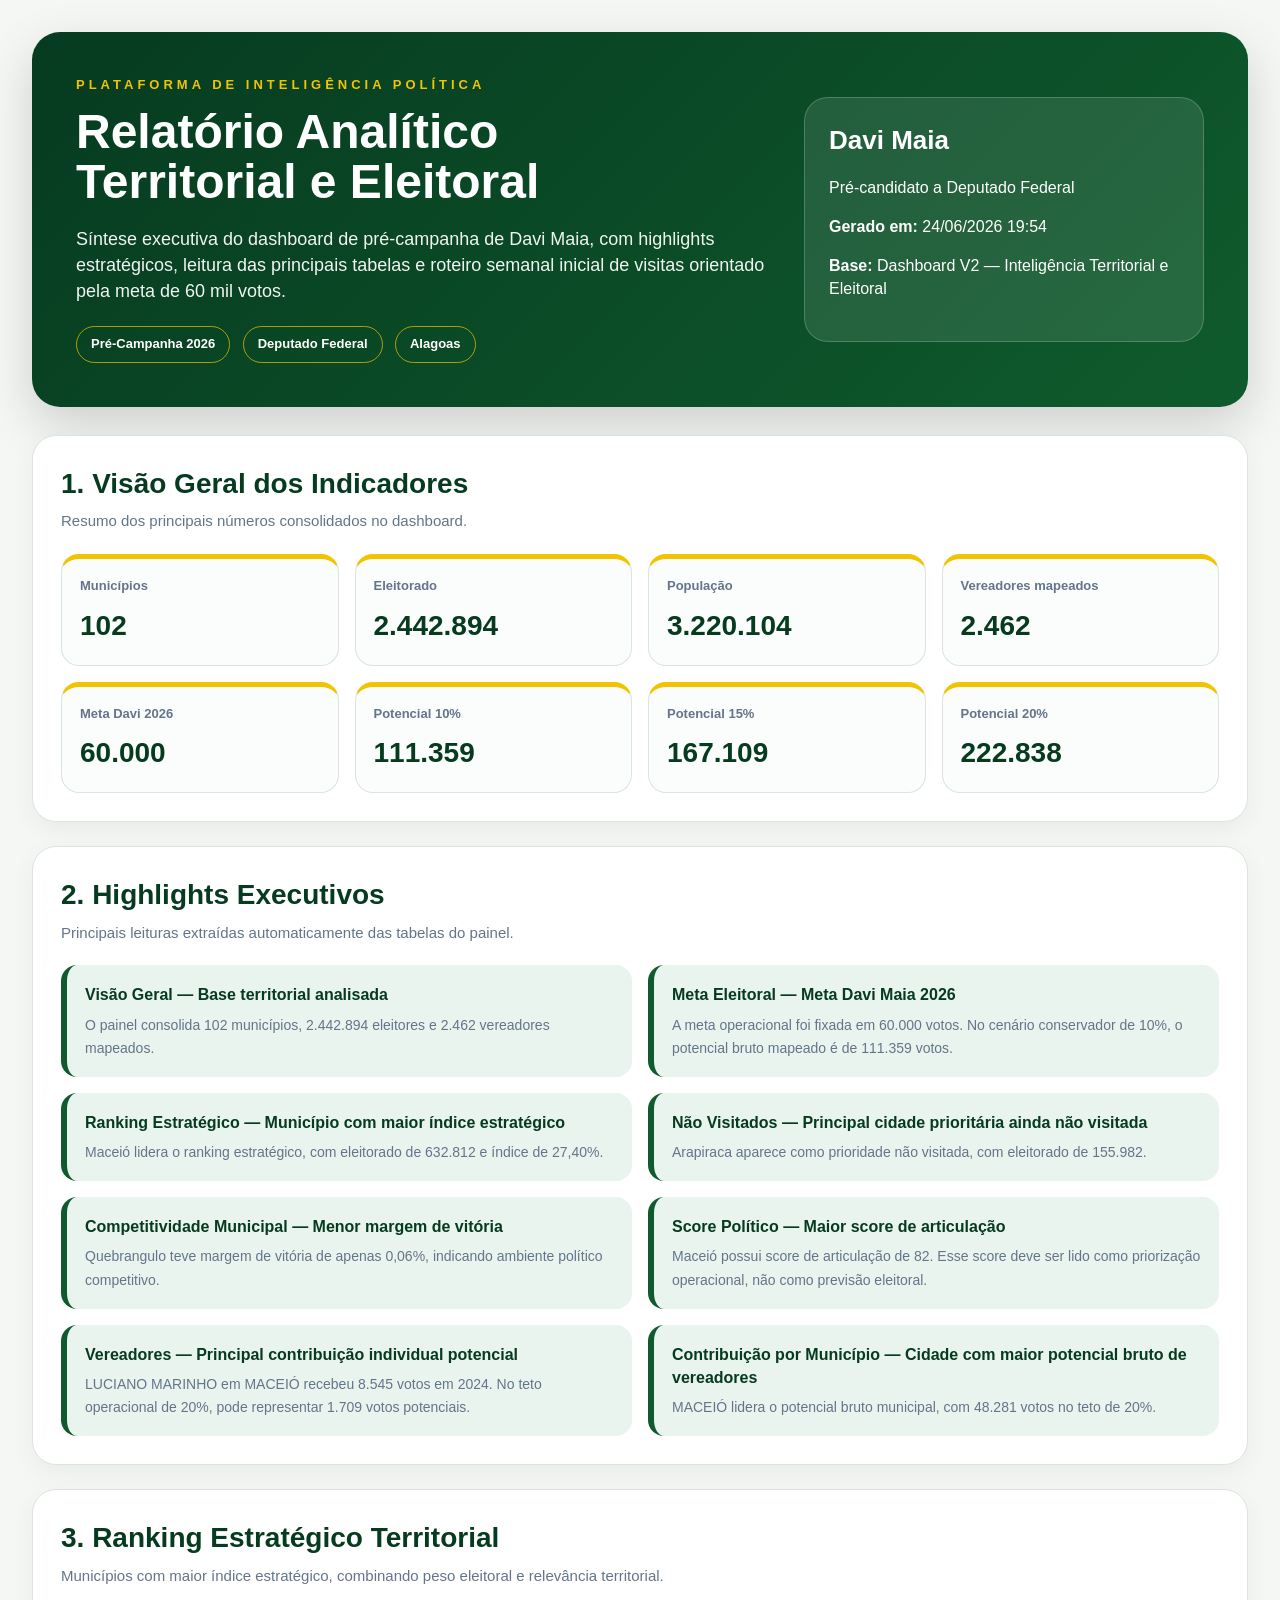
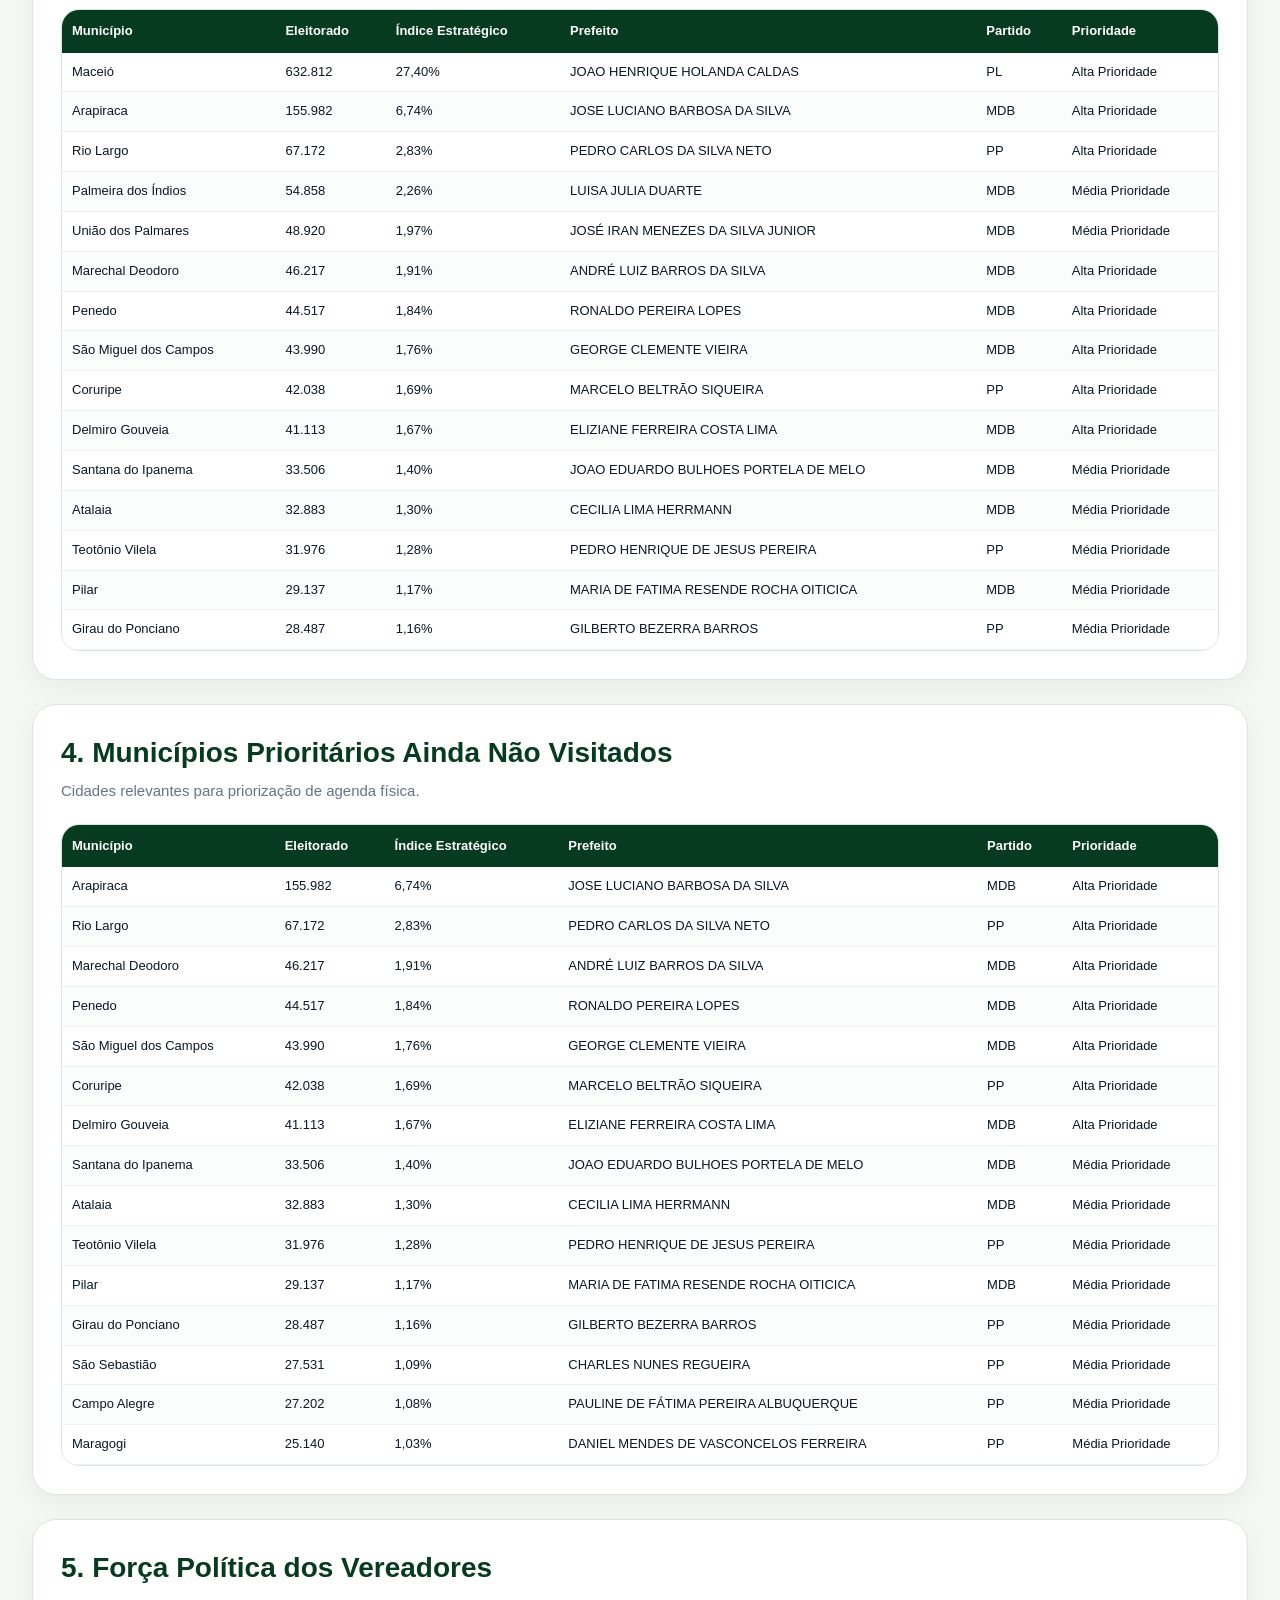
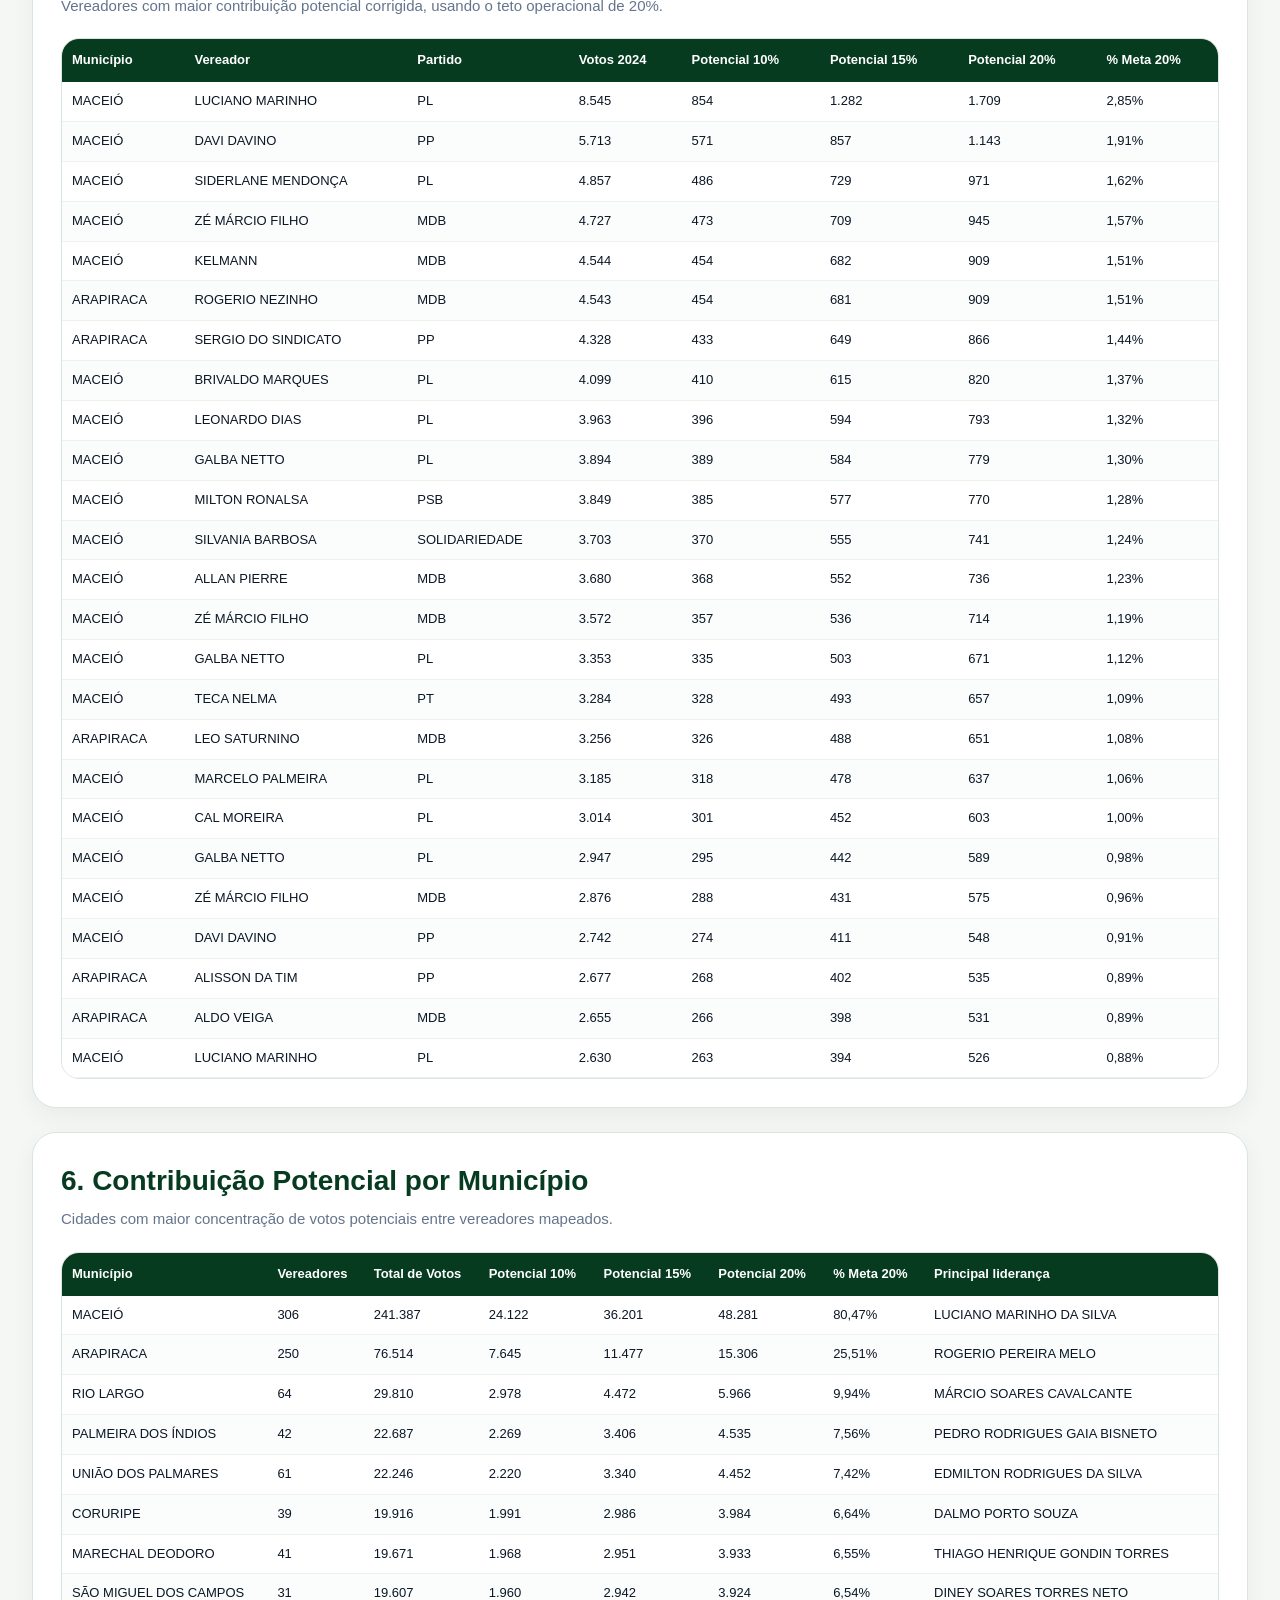
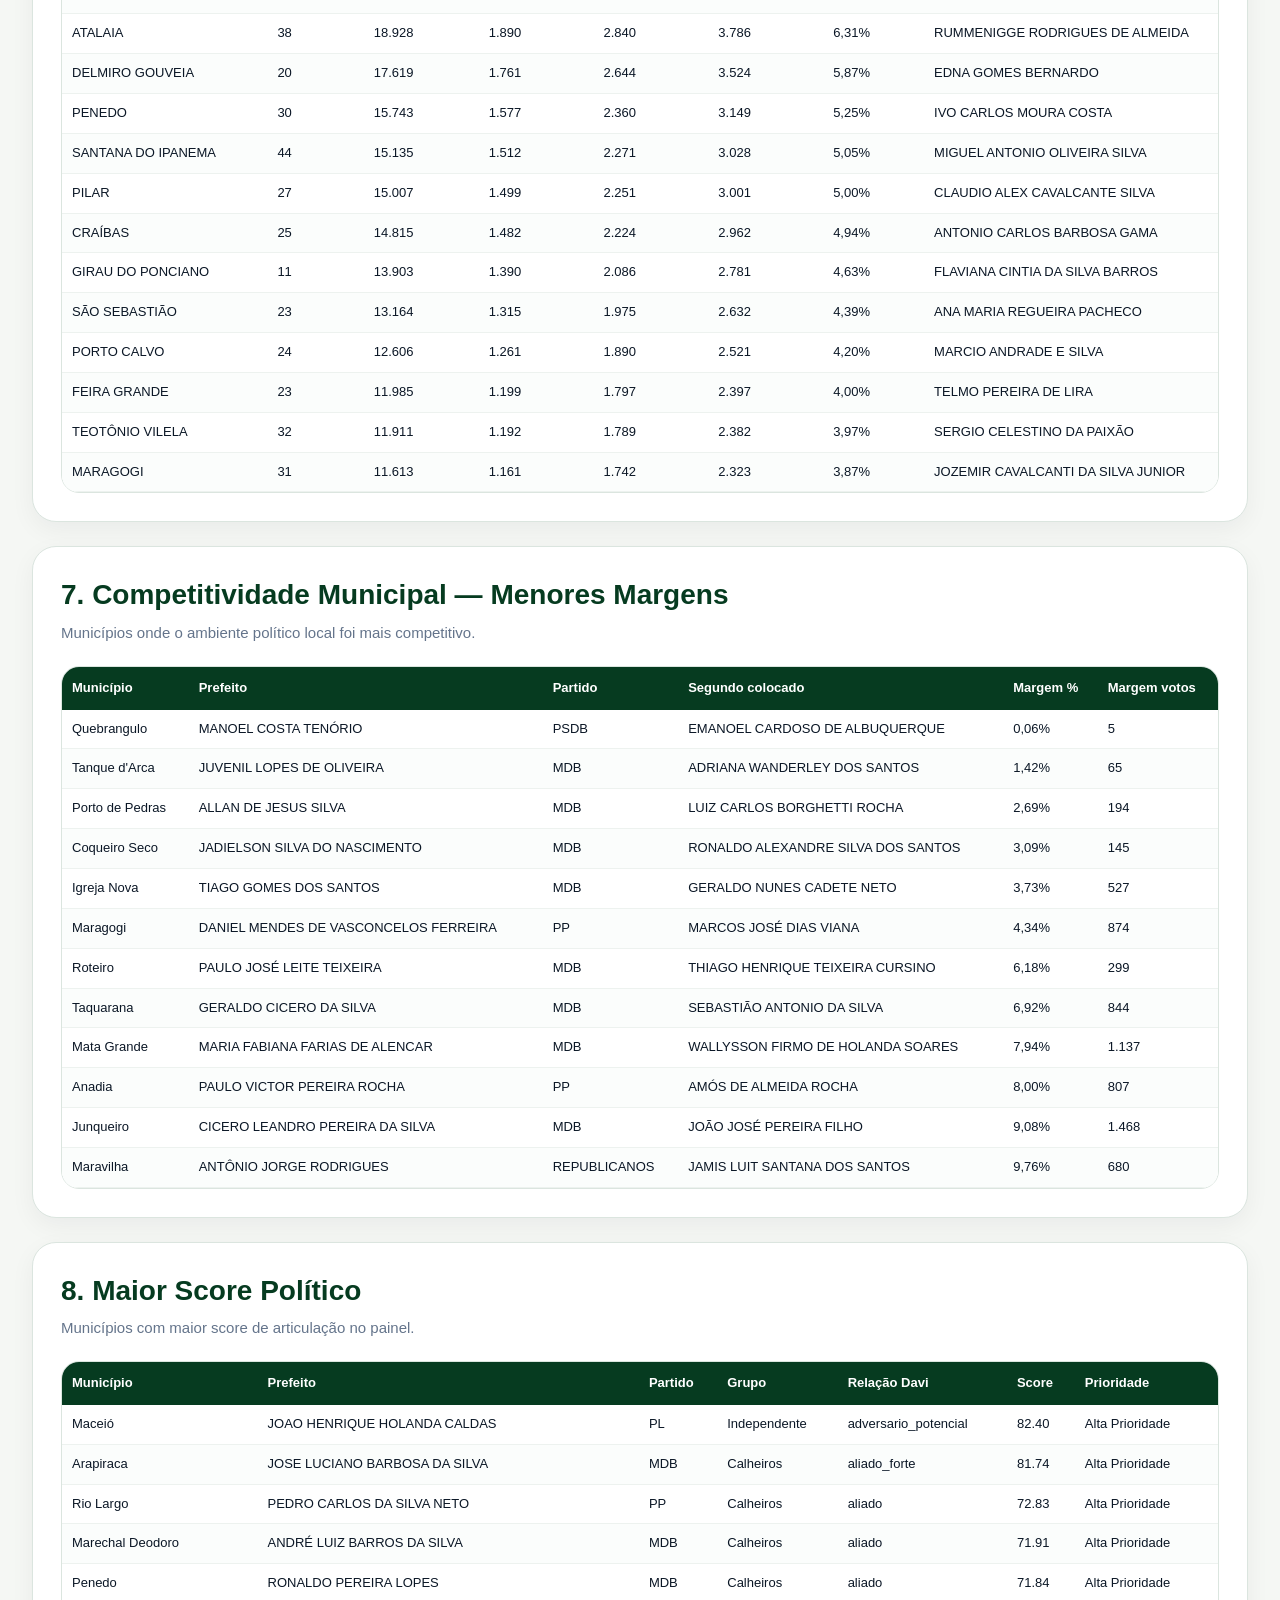
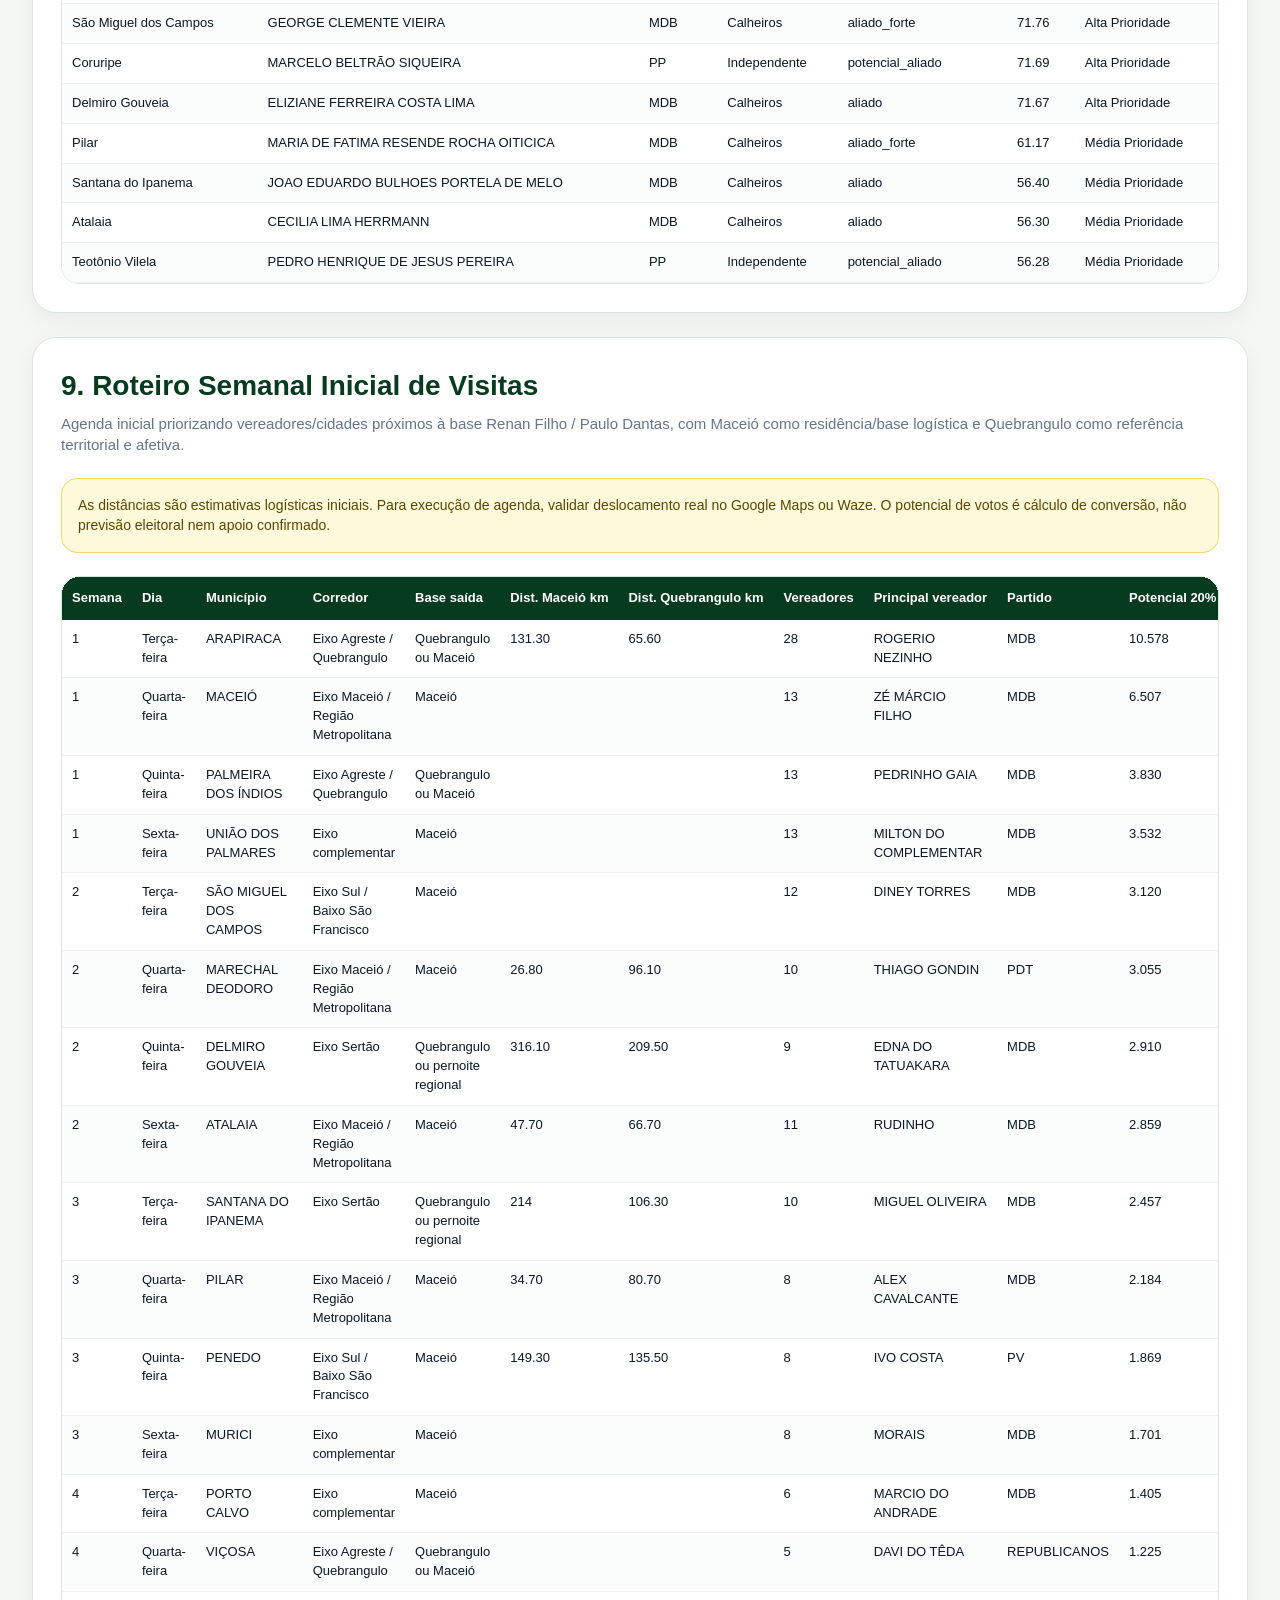
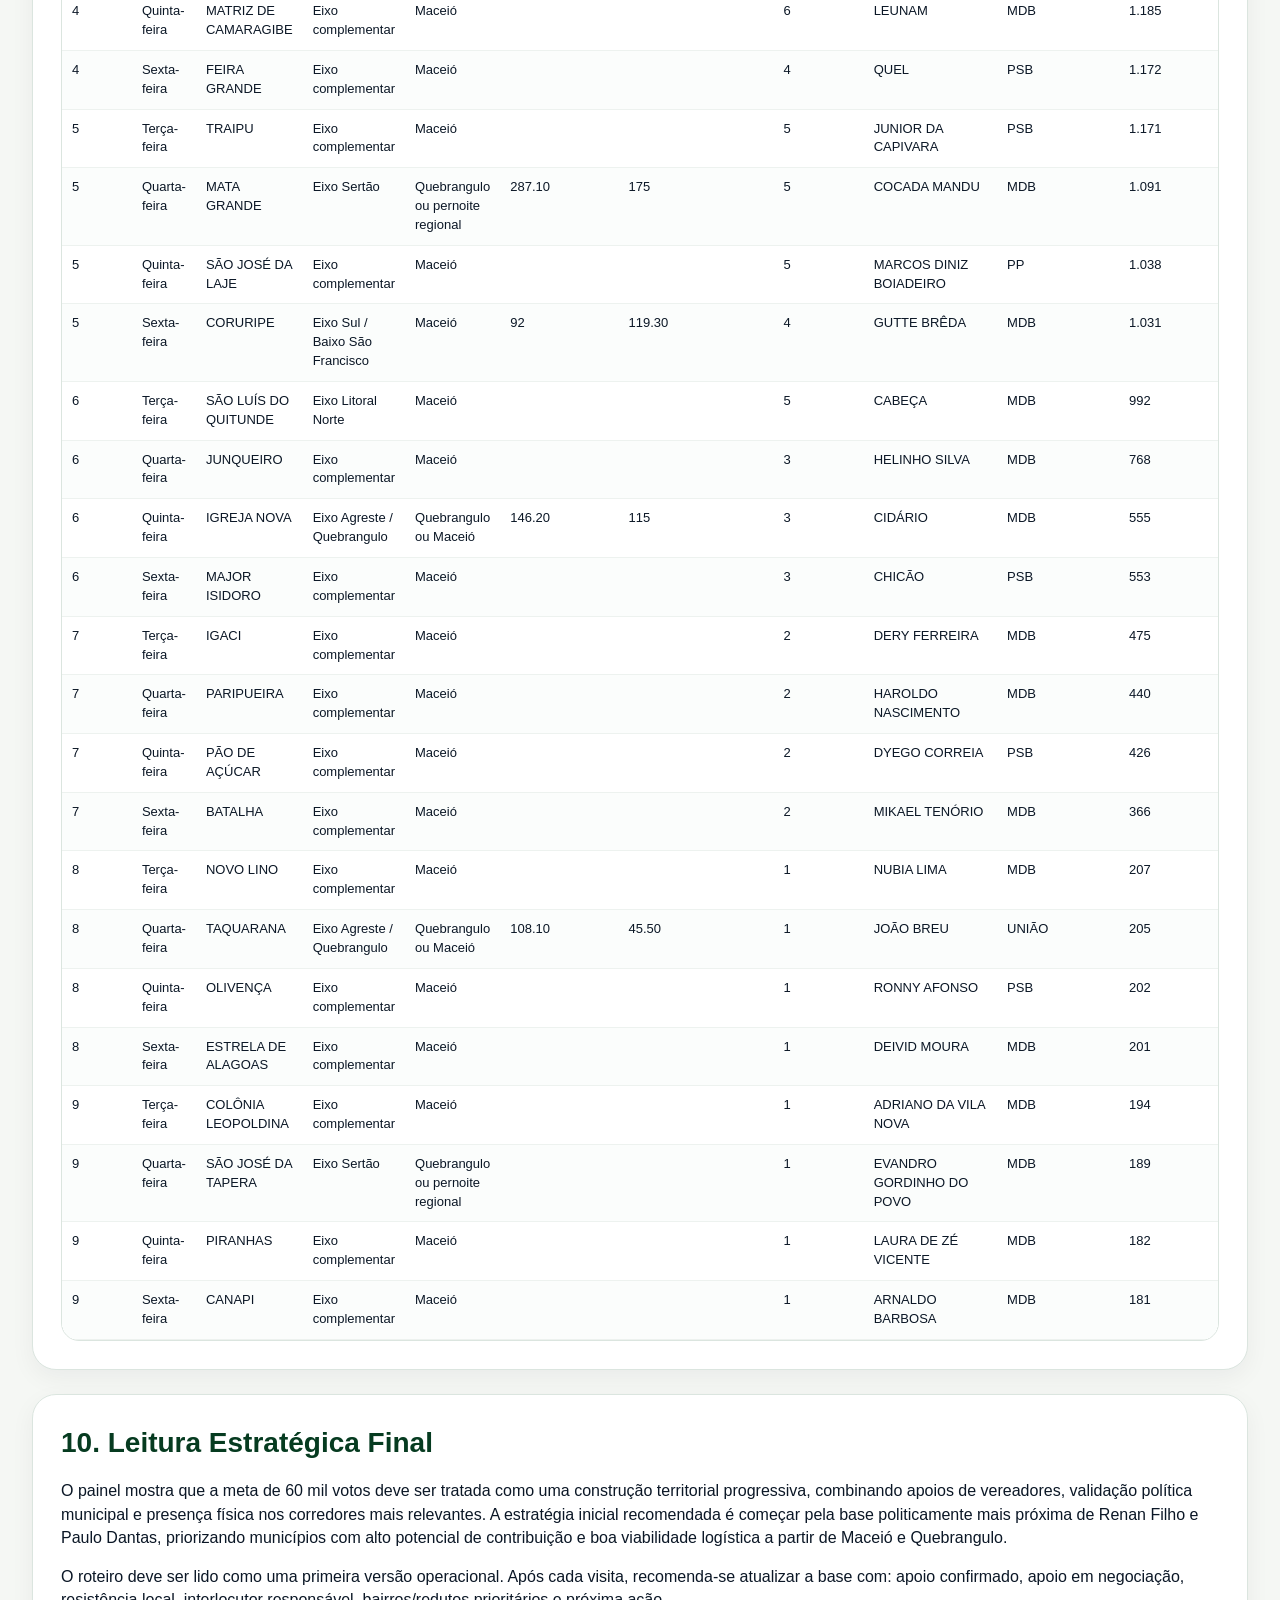
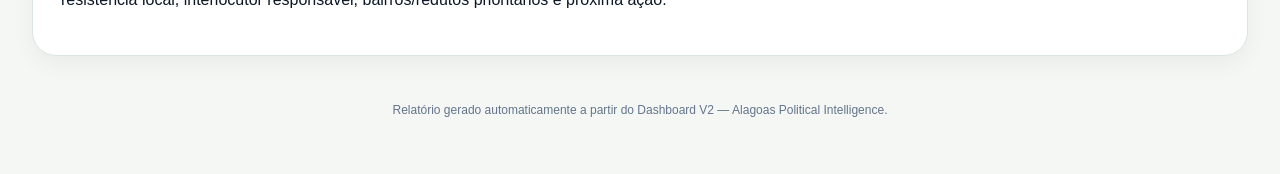
<file: reports/relatorio_analitico_dashboard_davi_maia.html>
<!DOCTYPE html>
<html lang="pt-BR">
<head>
  <meta charset="UTF-8" />
  <title>Relatório Analítico — Inteligência Territorial e Eleitoral</title>
  <style>
    :root {
      --green-dark: #063b20;
      --green: #0f5b2d;
      --green-soft: #eaf4ee;
      --gold: #f2c300;
      --text: #0b1726;
      --muted: #64748b;
      --bg: #f5f7f4;
      --white: #ffffff;
      --border: #dbe5df;
    }

    * {
      box-sizing: border-box;
    }

    body {
      margin: 0;
      padding: 0;
      background: var(--bg);
      color: var(--text);
      font-family: Arial, Helvetica, sans-serif;
      line-height: 1.45;
    }

    .page {
      max-width: 1280px;
      margin: 0 auto;
      padding: 32px;
    }

    .hero {
      background: linear-gradient(135deg, var(--green-dark), var(--green));
      color: white;
      border-radius: 28px;
      padding: 44px;
      margin-bottom: 28px;
      box-shadow: 0 18px 50px rgba(0,0,0,.16);
      display: grid;
      grid-template-columns: 1.4fr .8fr;
      gap: 28px;
      align-items: center;
    }

    .eyebrow {
      color: var(--gold);
      text-transform: uppercase;
      letter-spacing: 4px;
      font-weight: 800;
      font-size: 13px;
      margin-bottom: 12px;
    }

    h1 {
      font-size: 48px;
      line-height: 1.05;
      margin: 0 0 18px;
    }

    .subtitle {
      font-size: 18px;
      opacity: .94;
      max-width: 780px;
    }

    .hero-card {
      background: rgba(255,255,255,.10);
      border: 1px solid rgba(255,255,255,.20);
      border-radius: 24px;
      padding: 24px;
    }

    .hero-card h2 {
      margin: 0 0 8px;
      font-size: 26px;
    }

    .tag {
      display: inline-block;
      border: 1px solid rgba(242,195,0,.7);
      color: white;
      padding: 8px 14px;
      border-radius: 999px;
      margin-right: 8px;
      font-size: 13px;
      font-weight: 700;
    }

    .section {
      background: var(--white);
      border-radius: 24px;
      padding: 28px;
      margin-bottom: 24px;
      border: 1px solid var(--border);
      box-shadow: 0 8px 24px rgba(15, 23, 42, .05);
    }

    .section-title {
      margin: 0 0 6px;
      font-size: 28px;
      color: var(--green-dark);
    }

    .section-subtitle {
      margin: 0 0 22px;
      color: var(--muted);
      font-size: 15px;
    }

    .cards {
      display: grid;
      grid-template-columns: repeat(4, 1fr);
      gap: 16px;
    }

    .card {
      border-top: 5px solid var(--gold);
      background: #fbfdfc;
      border-radius: 18px;
      padding: 18px;
      border-left: 1px solid var(--border);
      border-right: 1px solid var(--border);
      border-bottom: 1px solid var(--border);
    }

    .card .label {
      color: var(--muted);
      font-size: 13px;
      font-weight: 700;
      margin-bottom: 10px;
    }

    .card .value {
      color: var(--green-dark);
      font-size: 28px;
      font-weight: 900;
    }

    .highlight-grid {
      display: grid;
      grid-template-columns: repeat(2, 1fr);
      gap: 16px;
    }

    .highlight {
      background: var(--green-soft);
      border-left: 6px solid var(--green);
      padding: 18px;
      border-radius: 16px;
    }

    .highlight strong {
      color: var(--green-dark);
      display: block;
      margin-bottom: 6px;
    }

    .highlight span {
      color: var(--muted);
      font-size: 14px;
    }

    .table-wrap {
      overflow-x: auto;
      border-radius: 18px;
      border: 1px solid var(--border);
    }

    table {
      width: 100%;
      border-collapse: collapse;
      font-size: 13px;
      background: white;
    }

    th {
      background: var(--green-dark);
      color: white;
      text-align: left;
      padding: 12px 10px;
      white-space: nowrap;
    }

    td {
      border-bottom: 1px solid #edf2ef;
      padding: 10px;
      vertical-align: top;
    }

    tr:nth-child(even) td {
      background: #fbfdfc;
    }

    .note {
      border: 1px solid #f4d66a;
      background: #fff9db;
      padding: 16px;
      border-radius: 16px;
      color: #5a4600;
      font-size: 14px;
    }

    .muted {
      color: var(--muted);
    }

    .footer {
      text-align: center;
      color: var(--muted);
      font-size: 12px;
      padding: 22px;
    }

    @media print {
      body {
        background: white;
      }
      .page {
        padding: 0;
      }
      .section, .hero {
        box-shadow: none;
        break-inside: avoid;
      }
    }
  </style>
</head>
<body>
  <main class="page">
    <section class="hero">
      <div>
        <div class="eyebrow">Plataforma de Inteligência Política</div>
        <h1>Relatório Analítico<br>Territorial e Eleitoral</h1>
        <p class="subtitle">
          Síntese executiva do dashboard de pré-campanha de Davi Maia, com highlights estratégicos,
          leitura das principais tabelas e roteiro semanal inicial de visitas orientado pela meta de 60 mil votos.
        </p>
        <div style="margin-top: 22px;">
          <span class="tag">Pré-Campanha 2026</span>
          <span class="tag">Deputado Federal</span>
          <span class="tag">Alagoas</span>
        </div>
      </div>
      <div class="hero-card">
        <h2>Davi Maia</h2>
        <p>Pré-candidato a Deputado Federal</p>
        <p><strong>Gerado em:</strong> 24/06/2026 19:54</p>
        <p><strong>Base:</strong> Dashboard V2 — Inteligência Territorial e Eleitoral</p>
      </div>
    </section>

    <section class="section">
      <h2 class="section-title">1. Visão Geral dos Indicadores</h2>
      <p class="section-subtitle">Resumo dos principais números consolidados no dashboard.</p>
      <div class="cards">
        <div class="card"><div class="label">Municípios</div><div class="value">102</div></div>
        <div class="card"><div class="label">Eleitorado</div><div class="value">2.442.894</div></div>
        <div class="card"><div class="label">População</div><div class="value">3.220.104</div></div>
        <div class="card"><div class="label">Vereadores mapeados</div><div class="value">2.462</div></div>
        <div class="card"><div class="label">Meta Davi 2026</div><div class="value">60.000</div></div>
        <div class="card"><div class="label">Potencial 10%</div><div class="value">111.359</div></div>
        <div class="card"><div class="label">Potencial 15%</div><div class="value">167.109</div></div>
        <div class="card"><div class="label">Potencial 20%</div><div class="value">222.838</div></div>
      </div>
    </section>

    <section class="section">
      <h2 class="section-title">2. Highlights Executivos</h2>
      <p class="section-subtitle">Principais leituras extraídas automaticamente das tabelas do painel.</p>
      <div class="highlight-grid">
        <div class='highlight'><strong>Visão Geral — Base territorial analisada</strong><span>O painel consolida 102 municípios, 2.442.894 eleitores e 2.462 vereadores mapeados.</span></div><div class='highlight'><strong>Meta Eleitoral — Meta Davi Maia 2026</strong><span>A meta operacional foi fixada em 60.000 votos. No cenário conservador de 10%, o potencial bruto mapeado é de 111.359 votos.</span></div><div class='highlight'><strong>Ranking Estratégico — Município com maior índice estratégico</strong><span>Maceió lidera o ranking estratégico, com eleitorado de 632.812 e índice de 27,40%.</span></div><div class='highlight'><strong>Não Visitados — Principal cidade prioritária ainda não visitada</strong><span>Arapiraca aparece como prioridade não visitada, com eleitorado de 155.982.</span></div><div class='highlight'><strong>Competitividade Municipal — Menor margem de vitória</strong><span>Quebrangulo teve margem de vitória de apenas 0,06%, indicando ambiente político competitivo.</span></div><div class='highlight'><strong>Score Político — Maior score de articulação</strong><span>Maceió possui score de articulação de 82. Esse score deve ser lido como priorização operacional, não como previsão eleitoral.</span></div><div class='highlight'><strong>Vereadores — Principal contribuição individual potencial</strong><span>LUCIANO MARINHO em MACEIÓ recebeu 8.545 votos em 2024. No teto operacional de 20%, pode representar 1.709 votos potenciais.</span></div><div class='highlight'><strong>Contribuição por Município — Cidade com maior potencial bruto de vereadores</strong><span>MACEIÓ lidera o potencial bruto municipal, com 48.281 votos no teto de 20%.</span></div>
      </div>
    </section>

    <section class="section">
      <h2 class="section-title">3. Ranking Estratégico Territorial</h2>
      <p class="section-subtitle">Municípios com maior índice estratégico, combinando peso eleitoral e relevância territorial.</p>
      <div class='table-wrap'><table><thead><tr><th>Município</th><th>Eleitorado</th><th>Índice Estratégico</th><th>Prefeito</th><th>Partido</th><th>Prioridade</th></tr></thead><tbody><tr><td>Maceió</td><td>632.812</td><td>27,40%</td><td>JOAO HENRIQUE HOLANDA CALDAS</td><td>PL</td><td>Alta Prioridade</td></tr><tr><td>Arapiraca</td><td>155.982</td><td>6,74%</td><td>JOSE LUCIANO BARBOSA DA SILVA</td><td>MDB</td><td>Alta Prioridade</td></tr><tr><td>Rio Largo</td><td>67.172</td><td>2,83%</td><td>PEDRO CARLOS DA SILVA NETO</td><td>PP</td><td>Alta Prioridade</td></tr><tr><td>Palmeira dos Índios</td><td>54.858</td><td>2,26%</td><td>LUISA JULIA DUARTE</td><td>MDB</td><td>Média Prioridade</td></tr><tr><td>União dos Palmares</td><td>48.920</td><td>1,97%</td><td>JOSÉ IRAN MENEZES DA SILVA JUNIOR</td><td>MDB</td><td>Média Prioridade</td></tr><tr><td>Marechal Deodoro</td><td>46.217</td><td>1,91%</td><td>ANDRÉ LUIZ BARROS DA SILVA</td><td>MDB</td><td>Alta Prioridade</td></tr><tr><td>Penedo</td><td>44.517</td><td>1,84%</td><td>RONALDO PEREIRA LOPES</td><td>MDB</td><td>Alta Prioridade</td></tr><tr><td>São Miguel dos Campos</td><td>43.990</td><td>1,76%</td><td>GEORGE CLEMENTE VIEIRA</td><td>MDB</td><td>Alta Prioridade</td></tr><tr><td>Coruripe</td><td>42.038</td><td>1,69%</td><td>MARCELO BELTRÃO SIQUEIRA</td><td>PP</td><td>Alta Prioridade</td></tr><tr><td>Delmiro Gouveia</td><td>41.113</td><td>1,67%</td><td>ELIZIANE FERREIRA COSTA LIMA</td><td>MDB</td><td>Alta Prioridade</td></tr><tr><td>Santana do Ipanema</td><td>33.506</td><td>1,40%</td><td>JOAO EDUARDO BULHOES PORTELA DE MELO</td><td>MDB</td><td>Média Prioridade</td></tr><tr><td>Atalaia</td><td>32.883</td><td>1,30%</td><td>CECILIA LIMA HERRMANN</td><td>MDB</td><td>Média Prioridade</td></tr><tr><td>Teotônio Vilela</td><td>31.976</td><td>1,28%</td><td>PEDRO HENRIQUE DE JESUS PEREIRA</td><td>PP</td><td>Média Prioridade</td></tr><tr><td>Pilar</td><td>29.137</td><td>1,17%</td><td>MARIA DE FATIMA RESENDE ROCHA OITICICA</td><td>MDB</td><td>Média Prioridade</td></tr><tr><td>Girau do Ponciano</td><td>28.487</td><td>1,16%</td><td>GILBERTO BEZERRA BARROS</td><td>PP</td><td>Média Prioridade</td></tr></tbody></table></div>
    </section>

    <section class="section">
      <h2 class="section-title">4. Municípios Prioritários Ainda Não Visitados</h2>
      <p class="section-subtitle">Cidades relevantes para priorização de agenda física.</p>
      <div class='table-wrap'><table><thead><tr><th>Município</th><th>Eleitorado</th><th>Índice Estratégico</th><th>Prefeito</th><th>Partido</th><th>Prioridade</th></tr></thead><tbody><tr><td>Arapiraca</td><td>155.982</td><td>6,74%</td><td>JOSE LUCIANO BARBOSA DA SILVA</td><td>MDB</td><td>Alta Prioridade</td></tr><tr><td>Rio Largo</td><td>67.172</td><td>2,83%</td><td>PEDRO CARLOS DA SILVA NETO</td><td>PP</td><td>Alta Prioridade</td></tr><tr><td>Marechal Deodoro</td><td>46.217</td><td>1,91%</td><td>ANDRÉ LUIZ BARROS DA SILVA</td><td>MDB</td><td>Alta Prioridade</td></tr><tr><td>Penedo</td><td>44.517</td><td>1,84%</td><td>RONALDO PEREIRA LOPES</td><td>MDB</td><td>Alta Prioridade</td></tr><tr><td>São Miguel dos Campos</td><td>43.990</td><td>1,76%</td><td>GEORGE CLEMENTE VIEIRA</td><td>MDB</td><td>Alta Prioridade</td></tr><tr><td>Coruripe</td><td>42.038</td><td>1,69%</td><td>MARCELO BELTRÃO SIQUEIRA</td><td>PP</td><td>Alta Prioridade</td></tr><tr><td>Delmiro Gouveia</td><td>41.113</td><td>1,67%</td><td>ELIZIANE FERREIRA COSTA LIMA</td><td>MDB</td><td>Alta Prioridade</td></tr><tr><td>Santana do Ipanema</td><td>33.506</td><td>1,40%</td><td>JOAO EDUARDO BULHOES PORTELA DE MELO</td><td>MDB</td><td>Média Prioridade</td></tr><tr><td>Atalaia</td><td>32.883</td><td>1,30%</td><td>CECILIA LIMA HERRMANN</td><td>MDB</td><td>Média Prioridade</td></tr><tr><td>Teotônio Vilela</td><td>31.976</td><td>1,28%</td><td>PEDRO HENRIQUE DE JESUS PEREIRA</td><td>PP</td><td>Média Prioridade</td></tr><tr><td>Pilar</td><td>29.137</td><td>1,17%</td><td>MARIA DE FATIMA RESENDE ROCHA OITICICA</td><td>MDB</td><td>Média Prioridade</td></tr><tr><td>Girau do Ponciano</td><td>28.487</td><td>1,16%</td><td>GILBERTO BEZERRA BARROS</td><td>PP</td><td>Média Prioridade</td></tr><tr><td>São Sebastião</td><td>27.531</td><td>1,09%</td><td>CHARLES NUNES REGUEIRA</td><td>PP</td><td>Média Prioridade</td></tr><tr><td>Campo Alegre</td><td>27.202</td><td>1,08%</td><td>PAULINE DE FÁTIMA PEREIRA ALBUQUERQUE</td><td>PP</td><td>Média Prioridade</td></tr><tr><td>Maragogi</td><td>25.140</td><td>1,03%</td><td>DANIEL MENDES DE VASCONCELOS FERREIRA</td><td>PP</td><td>Média Prioridade</td></tr></tbody></table></div>
    </section>

    <section class="section">
      <h2 class="section-title">5. Força Política dos Vereadores</h2>
      <p class="section-subtitle">Vereadores com maior contribuição potencial corrigida, usando o teto operacional de 20%.</p>
      <div class='table-wrap'><table><thead><tr><th>Município</th><th>Vereador</th><th>Partido</th><th>Votos 2024</th><th>Potencial 10%</th><th>Potencial 15%</th><th>Potencial 20%</th><th>% Meta 20%</th></tr></thead><tbody><tr><td>MACEIÓ</td><td>LUCIANO MARINHO</td><td>PL</td><td>8.545</td><td>854</td><td>1.282</td><td>1.709</td><td>2,85%</td></tr><tr><td>MACEIÓ</td><td>DAVI DAVINO</td><td>PP</td><td>5.713</td><td>571</td><td>857</td><td>1.143</td><td>1,91%</td></tr><tr><td>MACEIÓ</td><td>SIDERLANE MENDONÇA</td><td>PL</td><td>4.857</td><td>486</td><td>729</td><td>971</td><td>1,62%</td></tr><tr><td>MACEIÓ</td><td>ZÉ MÁRCIO FILHO</td><td>MDB</td><td>4.727</td><td>473</td><td>709</td><td>945</td><td>1,57%</td></tr><tr><td>MACEIÓ</td><td>KELMANN</td><td>MDB</td><td>4.544</td><td>454</td><td>682</td><td>909</td><td>1,51%</td></tr><tr><td>ARAPIRACA</td><td>ROGERIO NEZINHO</td><td>MDB</td><td>4.543</td><td>454</td><td>681</td><td>909</td><td>1,51%</td></tr><tr><td>ARAPIRACA</td><td>SERGIO DO SINDICATO</td><td>PP</td><td>4.328</td><td>433</td><td>649</td><td>866</td><td>1,44%</td></tr><tr><td>MACEIÓ</td><td>BRIVALDO MARQUES</td><td>PL</td><td>4.099</td><td>410</td><td>615</td><td>820</td><td>1,37%</td></tr><tr><td>MACEIÓ</td><td>LEONARDO DIAS</td><td>PL</td><td>3.963</td><td>396</td><td>594</td><td>793</td><td>1,32%</td></tr><tr><td>MACEIÓ</td><td>GALBA NETTO</td><td>PL</td><td>3.894</td><td>389</td><td>584</td><td>779</td><td>1,30%</td></tr><tr><td>MACEIÓ</td><td>MILTON RONALSA</td><td>PSB</td><td>3.849</td><td>385</td><td>577</td><td>770</td><td>1,28%</td></tr><tr><td>MACEIÓ</td><td>SILVANIA BARBOSA</td><td>SOLIDARIEDADE</td><td>3.703</td><td>370</td><td>555</td><td>741</td><td>1,24%</td></tr><tr><td>MACEIÓ</td><td>ALLAN PIERRE</td><td>MDB</td><td>3.680</td><td>368</td><td>552</td><td>736</td><td>1,23%</td></tr><tr><td>MACEIÓ</td><td>ZÉ MÁRCIO FILHO</td><td>MDB</td><td>3.572</td><td>357</td><td>536</td><td>714</td><td>1,19%</td></tr><tr><td>MACEIÓ</td><td>GALBA NETTO</td><td>PL</td><td>3.353</td><td>335</td><td>503</td><td>671</td><td>1,12%</td></tr><tr><td>MACEIÓ</td><td>TECA NELMA</td><td>PT</td><td>3.284</td><td>328</td><td>493</td><td>657</td><td>1,09%</td></tr><tr><td>ARAPIRACA</td><td>LEO SATURNINO</td><td>MDB</td><td>3.256</td><td>326</td><td>488</td><td>651</td><td>1,08%</td></tr><tr><td>MACEIÓ</td><td>MARCELO PALMEIRA</td><td>PL</td><td>3.185</td><td>318</td><td>478</td><td>637</td><td>1,06%</td></tr><tr><td>MACEIÓ</td><td>CAL MOREIRA</td><td>PL</td><td>3.014</td><td>301</td><td>452</td><td>603</td><td>1,00%</td></tr><tr><td>MACEIÓ</td><td>GALBA NETTO</td><td>PL</td><td>2.947</td><td>295</td><td>442</td><td>589</td><td>0,98%</td></tr><tr><td>MACEIÓ</td><td>ZÉ MÁRCIO FILHO</td><td>MDB</td><td>2.876</td><td>288</td><td>431</td><td>575</td><td>0,96%</td></tr><tr><td>MACEIÓ</td><td>DAVI DAVINO</td><td>PP</td><td>2.742</td><td>274</td><td>411</td><td>548</td><td>0,91%</td></tr><tr><td>ARAPIRACA</td><td>ALISSON DA TIM</td><td>PP</td><td>2.677</td><td>268</td><td>402</td><td>535</td><td>0,89%</td></tr><tr><td>ARAPIRACA</td><td>ALDO VEIGA</td><td>MDB</td><td>2.655</td><td>266</td><td>398</td><td>531</td><td>0,89%</td></tr><tr><td>MACEIÓ</td><td>LUCIANO MARINHO</td><td>PL</td><td>2.630</td><td>263</td><td>394</td><td>526</td><td>0,88%</td></tr></tbody></table></div>
    </section>

    <section class="section">
      <h2 class="section-title">6. Contribuição Potencial por Município</h2>
      <p class="section-subtitle">Cidades com maior concentração de votos potenciais entre vereadores mapeados.</p>
      <div class='table-wrap'><table><thead><tr><th>Município</th><th>Vereadores</th><th>Total de Votos</th><th>Potencial 10%</th><th>Potencial 15%</th><th>Potencial 20%</th><th>% Meta 20%</th><th>Principal liderança</th></tr></thead><tbody><tr><td>MACEIÓ</td><td>306</td><td>241.387</td><td>24.122</td><td>36.201</td><td>48.281</td><td>80,47%</td><td>LUCIANO MARINHO DA SILVA</td></tr><tr><td>ARAPIRACA</td><td>250</td><td>76.514</td><td>7.645</td><td>11.477</td><td>15.306</td><td>25,51%</td><td>ROGERIO PEREIRA MELO</td></tr><tr><td>RIO LARGO</td><td>64</td><td>29.810</td><td>2.978</td><td>4.472</td><td>5.966</td><td>9,94%</td><td>MÁRCIO SOARES CAVALCANTE</td></tr><tr><td>PALMEIRA DOS ÍNDIOS</td><td>42</td><td>22.687</td><td>2.269</td><td>3.406</td><td>4.535</td><td>7,56%</td><td>PEDRO RODRIGUES GAIA BISNETO</td></tr><tr><td>UNIÃO DOS PALMARES</td><td>61</td><td>22.246</td><td>2.220</td><td>3.340</td><td>4.452</td><td>7,42%</td><td>EDMILTON RODRIGUES DA SILVA</td></tr><tr><td>CORURIPE</td><td>39</td><td>19.916</td><td>1.991</td><td>2.986</td><td>3.984</td><td>6,64%</td><td>DALMO PORTO SOUZA</td></tr><tr><td>MARECHAL DEODORO</td><td>41</td><td>19.671</td><td>1.968</td><td>2.951</td><td>3.933</td><td>6,55%</td><td>THIAGO HENRIQUE GONDIN TORRES</td></tr><tr><td>SÃO MIGUEL DOS CAMPOS</td><td>31</td><td>19.607</td><td>1.960</td><td>2.942</td><td>3.924</td><td>6,54%</td><td>DINEY SOARES TORRES NETO</td></tr><tr><td>ATALAIA</td><td>38</td><td>18.928</td><td>1.890</td><td>2.840</td><td>3.786</td><td>6,31%</td><td>RUMMENIGGE RODRIGUES DE ALMEIDA</td></tr><tr><td>DELMIRO GOUVEIA</td><td>20</td><td>17.619</td><td>1.761</td><td>2.644</td><td>3.524</td><td>5,87%</td><td>EDNA GOMES BERNARDO</td></tr><tr><td>PENEDO</td><td>30</td><td>15.743</td><td>1.577</td><td>2.360</td><td>3.149</td><td>5,25%</td><td>IVO CARLOS MOURA COSTA</td></tr><tr><td>SANTANA DO IPANEMA</td><td>44</td><td>15.135</td><td>1.512</td><td>2.271</td><td>3.028</td><td>5,05%</td><td>MIGUEL ANTONIO OLIVEIRA SILVA</td></tr><tr><td>PILAR</td><td>27</td><td>15.007</td><td>1.499</td><td>2.251</td><td>3.001</td><td>5,00%</td><td>CLAUDIO ALEX CAVALCANTE SILVA</td></tr><tr><td>CRAÍBAS</td><td>25</td><td>14.815</td><td>1.482</td><td>2.224</td><td>2.962</td><td>4,94%</td><td>ANTONIO CARLOS BARBOSA GAMA</td></tr><tr><td>GIRAU DO PONCIANO</td><td>11</td><td>13.903</td><td>1.390</td><td>2.086</td><td>2.781</td><td>4,63%</td><td>FLAVIANA CINTIA DA SILVA BARROS</td></tr><tr><td>SÃO SEBASTIÃO</td><td>23</td><td>13.164</td><td>1.315</td><td>1.975</td><td>2.632</td><td>4,39%</td><td>ANA MARIA REGUEIRA PACHECO</td></tr><tr><td>PORTO CALVO</td><td>24</td><td>12.606</td><td>1.261</td><td>1.890</td><td>2.521</td><td>4,20%</td><td>MARCIO ANDRADE E SILVA</td></tr><tr><td>FEIRA GRANDE</td><td>23</td><td>11.985</td><td>1.199</td><td>1.797</td><td>2.397</td><td>4,00%</td><td>TELMO PEREIRA DE LIRA</td></tr><tr><td>TEOTÔNIO VILELA</td><td>32</td><td>11.911</td><td>1.192</td><td>1.789</td><td>2.382</td><td>3,97%</td><td>SERGIO CELESTINO DA PAIXÃO</td></tr><tr><td>MARAGOGI</td><td>31</td><td>11.613</td><td>1.161</td><td>1.742</td><td>2.323</td><td>3,87%</td><td>JOZEMIR CAVALCANTI DA SILVA JUNIOR</td></tr></tbody></table></div>
    </section>

    <section class="section">
      <h2 class="section-title">7. Competitividade Municipal — Menores Margens</h2>
      <p class="section-subtitle">Municípios onde o ambiente político local foi mais competitivo.</p>
      <div class='table-wrap'><table><thead><tr><th>Município</th><th>Prefeito</th><th>Partido</th><th>Segundo colocado</th><th>Margem %</th><th>Margem votos</th></tr></thead><tbody><tr><td>Quebrangulo</td><td>MANOEL COSTA TENÓRIO</td><td>PSDB</td><td>EMANOEL CARDOSO DE ALBUQUERQUE</td><td>0,06%</td><td>5</td></tr><tr><td>Tanque d'Arca</td><td>JUVENIL LOPES DE OLIVEIRA</td><td>MDB</td><td>ADRIANA WANDERLEY DOS SANTOS</td><td>1,42%</td><td>65</td></tr><tr><td>Porto de Pedras</td><td>ALLAN DE JESUS SILVA</td><td>MDB</td><td>LUIZ CARLOS BORGHETTI ROCHA</td><td>2,69%</td><td>194</td></tr><tr><td>Coqueiro Seco</td><td>JADIELSON SILVA DO NASCIMENTO</td><td>MDB</td><td>RONALDO ALEXANDRE SILVA DOS SANTOS</td><td>3,09%</td><td>145</td></tr><tr><td>Igreja Nova</td><td>TIAGO GOMES DOS SANTOS</td><td>MDB</td><td>GERALDO NUNES CADETE NETO</td><td>3,73%</td><td>527</td></tr><tr><td>Maragogi</td><td>DANIEL MENDES DE VASCONCELOS FERREIRA</td><td>PP</td><td>MARCOS JOSÉ DIAS VIANA</td><td>4,34%</td><td>874</td></tr><tr><td>Roteiro</td><td>PAULO JOSÉ LEITE TEIXEIRA</td><td>MDB</td><td>THIAGO HENRIQUE TEIXEIRA CURSINO</td><td>6,18%</td><td>299</td></tr><tr><td>Taquarana</td><td>GERALDO CICERO DA SILVA</td><td>MDB</td><td>SEBASTIÃO ANTONIO DA SILVA</td><td>6,92%</td><td>844</td></tr><tr><td>Mata Grande</td><td>MARIA FABIANA FARIAS DE ALENCAR</td><td>MDB</td><td>WALLYSSON FIRMO DE HOLANDA SOARES</td><td>7,94%</td><td>1.137</td></tr><tr><td>Anadia</td><td>PAULO VICTOR PEREIRA ROCHA</td><td>PP</td><td>AMÓS DE ALMEIDA ROCHA</td><td>8,00%</td><td>807</td></tr><tr><td>Junqueiro</td><td>CICERO LEANDRO PEREIRA DA SILVA</td><td>MDB</td><td>JOÃO JOSÉ PEREIRA FILHO</td><td>9,08%</td><td>1.468</td></tr><tr><td>Maravilha</td><td>ANTÔNIO JORGE RODRIGUES</td><td>REPUBLICANOS</td><td>JAMIS LUIT SANTANA DOS SANTOS</td><td>9,76%</td><td>680</td></tr></tbody></table></div>
    </section>

    <section class="section">
      <h2 class="section-title">8. Maior Score Político</h2>
      <p class="section-subtitle">Municípios com maior score de articulação no painel.</p>
      <div class='table-wrap'><table><thead><tr><th>Município</th><th>Prefeito</th><th>Partido</th><th>Grupo</th><th>Relação Davi</th><th>Score</th><th>Prioridade</th></tr></thead><tbody><tr><td>Maceió</td><td>JOAO HENRIQUE HOLANDA CALDAS</td><td>PL</td><td>Independente</td><td>adversario_potencial</td><td>82.40</td><td>Alta Prioridade</td></tr><tr><td>Arapiraca</td><td>JOSE LUCIANO BARBOSA DA SILVA</td><td>MDB</td><td>Calheiros</td><td>aliado_forte</td><td>81.74</td><td>Alta Prioridade</td></tr><tr><td>Rio Largo</td><td>PEDRO CARLOS DA SILVA NETO</td><td>PP</td><td>Calheiros</td><td>aliado</td><td>72.83</td><td>Alta Prioridade</td></tr><tr><td>Marechal Deodoro</td><td>ANDRÉ LUIZ BARROS DA SILVA</td><td>MDB</td><td>Calheiros</td><td>aliado</td><td>71.91</td><td>Alta Prioridade</td></tr><tr><td>Penedo</td><td>RONALDO PEREIRA LOPES</td><td>MDB</td><td>Calheiros</td><td>aliado</td><td>71.84</td><td>Alta Prioridade</td></tr><tr><td>São Miguel dos Campos</td><td>GEORGE CLEMENTE VIEIRA</td><td>MDB</td><td>Calheiros</td><td>aliado_forte</td><td>71.76</td><td>Alta Prioridade</td></tr><tr><td>Coruripe</td><td>MARCELO BELTRÃO SIQUEIRA</td><td>PP</td><td>Independente</td><td>potencial_aliado</td><td>71.69</td><td>Alta Prioridade</td></tr><tr><td>Delmiro Gouveia</td><td>ELIZIANE FERREIRA COSTA LIMA</td><td>MDB</td><td>Calheiros</td><td>aliado</td><td>71.67</td><td>Alta Prioridade</td></tr><tr><td>Pilar</td><td>MARIA DE FATIMA RESENDE ROCHA OITICICA</td><td>MDB</td><td>Calheiros</td><td>aliado_forte</td><td>61.17</td><td>Média Prioridade</td></tr><tr><td>Santana do Ipanema</td><td>JOAO EDUARDO BULHOES PORTELA DE MELO</td><td>MDB</td><td>Calheiros</td><td>aliado</td><td>56.40</td><td>Média Prioridade</td></tr><tr><td>Atalaia</td><td>CECILIA LIMA HERRMANN</td><td>MDB</td><td>Calheiros</td><td>aliado</td><td>56.30</td><td>Média Prioridade</td></tr><tr><td>Teotônio Vilela</td><td>PEDRO HENRIQUE DE JESUS PEREIRA</td><td>PP</td><td>Independente</td><td>potencial_aliado</td><td>56.28</td><td>Média Prioridade</td></tr></tbody></table></div>
    </section>

    <section class="section">
      <h2 class="section-title">9. Roteiro Semanal Inicial de Visitas</h2>
      <p class="section-subtitle">
        Agenda inicial priorizando vereadores/cidades próximos à base Renan Filho / Paulo Dantas,
        com Maceió como residência/base logística e Quebrangulo como referência territorial e afetiva.
      </p>
      <div class="note">
        As distâncias são estimativas logísticas iniciais. Para execução de agenda, validar deslocamento real no Google Maps ou Waze.
        O potencial de votos é cálculo de conversão, não previsão eleitoral nem apoio confirmado.
      </div>
      <br>
      <div class='table-wrap'><table><thead><tr><th>Semana</th><th>Dia</th><th>Município</th><th>Corredor</th><th>Base saída</th><th>Dist. Maceió km</th><th>Dist. Quebrangulo km</th><th>Vereadores</th><th>Principal vereador</th><th>Partido</th><th>Potencial 20%</th><th>Acumulado</th><th>% Meta acumulado</th></tr></thead><tbody><tr><td>1</td><td>Terça-feira</td><td>ARAPIRACA</td><td>Eixo Agreste / Quebrangulo</td><td>Quebrangulo ou Maceió</td><td>131.30</td><td>65.60</td><td>28</td><td>ROGERIO NEZINHO</td><td>MDB</td><td>10.578</td><td>10.578</td><td>17,63%</td></tr><tr><td>1</td><td>Quarta-feira</td><td>MACEIÓ</td><td>Eixo Maceió / Região Metropolitana</td><td>Maceió</td><td></td><td></td><td>13</td><td>ZÉ MÁRCIO FILHO</td><td>MDB</td><td>6.507</td><td>17.085</td><td>28,48%</td></tr><tr><td>1</td><td>Quinta-feira</td><td>PALMEIRA DOS ÍNDIOS</td><td>Eixo Agreste / Quebrangulo</td><td>Quebrangulo ou Maceió</td><td></td><td></td><td>13</td><td>PEDRINHO GAIA</td><td>MDB</td><td>3.830</td><td>20.915</td><td>34,86%</td></tr><tr><td>1</td><td>Sexta-feira</td><td>UNIÃO DOS PALMARES</td><td>Eixo complementar</td><td>Maceió</td><td></td><td></td><td>13</td><td>MILTON DO COMPLEMENTAR</td><td>MDB</td><td>3.532</td><td>24.447</td><td>40,74%</td></tr><tr><td>2</td><td>Terça-feira</td><td>SÃO MIGUEL DOS CAMPOS</td><td>Eixo Sul / Baixo São Francisco</td><td>Maceió</td><td></td><td></td><td>12</td><td>DINEY TORRES</td><td>MDB</td><td>3.120</td><td>27.567</td><td>45,94%</td></tr><tr><td>2</td><td>Quarta-feira</td><td>MARECHAL DEODORO</td><td>Eixo Maceió / Região Metropolitana</td><td>Maceió</td><td>26.80</td><td>96.10</td><td>10</td><td>THIAGO GONDIN</td><td>PDT</td><td>3.055</td><td>30.622</td><td>51,04%</td></tr><tr><td>2</td><td>Quinta-feira</td><td>DELMIRO GOUVEIA</td><td>Eixo Sertão</td><td>Quebrangulo ou pernoite regional</td><td>316.10</td><td>209.50</td><td>9</td><td>EDNA DO TATUAKARA</td><td>MDB</td><td>2.910</td><td>33.532</td><td>55,89%</td></tr><tr><td>2</td><td>Sexta-feira</td><td>ATALAIA</td><td>Eixo Maceió / Região Metropolitana</td><td>Maceió</td><td>47.70</td><td>66.70</td><td>11</td><td>RUDINHO</td><td>MDB</td><td>2.859</td><td>36.391</td><td>60,65%</td></tr><tr><td>3</td><td>Terça-feira</td><td>SANTANA DO IPANEMA</td><td>Eixo Sertão</td><td>Quebrangulo ou pernoite regional</td><td>214</td><td>106.30</td><td>10</td><td>MIGUEL OLIVEIRA</td><td>MDB</td><td>2.457</td><td>38.848</td><td>64,75%</td></tr><tr><td>3</td><td>Quarta-feira</td><td>PILAR</td><td>Eixo Maceió / Região Metropolitana</td><td>Maceió</td><td>34.70</td><td>80.70</td><td>8</td><td>ALEX CAVALCANTE</td><td>MDB</td><td>2.184</td><td>41.032</td><td>68,39%</td></tr><tr><td>3</td><td>Quinta-feira</td><td>PENEDO</td><td>Eixo Sul / Baixo São Francisco</td><td>Maceió</td><td>149.30</td><td>135.50</td><td>8</td><td>IVO COSTA</td><td>PV</td><td>1.869</td><td>42.901</td><td>71,50%</td></tr><tr><td>3</td><td>Sexta-feira</td><td>MURICI</td><td>Eixo complementar</td><td>Maceió</td><td></td><td></td><td>8</td><td>MORAIS</td><td>MDB</td><td>1.701</td><td>44.602</td><td>74,34%</td></tr><tr><td>4</td><td>Terça-feira</td><td>PORTO CALVO</td><td>Eixo complementar</td><td>Maceió</td><td></td><td></td><td>6</td><td>MARCIO DO ANDRADE</td><td>MDB</td><td>1.405</td><td>46.007</td><td>76,68%</td></tr><tr><td>4</td><td>Quarta-feira</td><td>VIÇOSA</td><td>Eixo Agreste / Quebrangulo</td><td>Quebrangulo ou Maceió</td><td></td><td></td><td>5</td><td>DAVI DO TÊDA</td><td>REPUBLICANOS</td><td>1.225</td><td>47.232</td><td>78,72%</td></tr><tr><td>4</td><td>Quinta-feira</td><td>MATRIZ DE CAMARAGIBE</td><td>Eixo complementar</td><td>Maceió</td><td></td><td></td><td>6</td><td>LEUNAM</td><td>MDB</td><td>1.185</td><td>48.417</td><td>80,69%</td></tr><tr><td>4</td><td>Sexta-feira</td><td>FEIRA GRANDE</td><td>Eixo complementar</td><td>Maceió</td><td></td><td></td><td>4</td><td>QUEL</td><td>PSB</td><td>1.172</td><td>49.589</td><td>82,65%</td></tr><tr><td>5</td><td>Terça-feira</td><td>TRAIPU</td><td>Eixo complementar</td><td>Maceió</td><td></td><td></td><td>5</td><td>JUNIOR DA CAPIVARA</td><td>PSB</td><td>1.171</td><td>50.760</td><td>84,60%</td></tr><tr><td>5</td><td>Quarta-feira</td><td>MATA GRANDE</td><td>Eixo Sertão</td><td>Quebrangulo ou pernoite regional</td><td>287.10</td><td>175</td><td>5</td><td>COCADA MANDU</td><td>MDB</td><td>1.091</td><td>51.851</td><td>86,42%</td></tr><tr><td>5</td><td>Quinta-feira</td><td>SÃO JOSÉ DA LAJE</td><td>Eixo complementar</td><td>Maceió</td><td></td><td></td><td>5</td><td>MARCOS DINIZ BOIADEIRO</td><td>PP</td><td>1.038</td><td>52.889</td><td>88,15%</td></tr><tr><td>5</td><td>Sexta-feira</td><td>CORURIPE</td><td>Eixo Sul / Baixo São Francisco</td><td>Maceió</td><td>92</td><td>119.30</td><td>4</td><td>GUTTE BRÊDA</td><td>MDB</td><td>1.031</td><td>53.920</td><td>89,87%</td></tr><tr><td>6</td><td>Terça-feira</td><td>SÃO LUÍS DO QUITUNDE</td><td>Eixo Litoral Norte</td><td>Maceió</td><td></td><td></td><td>5</td><td>CABEÇA</td><td>MDB</td><td>992</td><td>54.912</td><td>91,52%</td></tr><tr><td>6</td><td>Quarta-feira</td><td>JUNQUEIRO</td><td>Eixo complementar</td><td>Maceió</td><td></td><td></td><td>3</td><td>HELINHO SILVA</td><td>MDB</td><td>768</td><td>55.680</td><td>92,80%</td></tr><tr><td>6</td><td>Quinta-feira</td><td>IGREJA NOVA</td><td>Eixo Agreste / Quebrangulo</td><td>Quebrangulo ou Maceió</td><td>146.20</td><td>115</td><td>3</td><td>CIDÁRIO</td><td>MDB</td><td>555</td><td>56.235</td><td>93,72%</td></tr><tr><td>6</td><td>Sexta-feira</td><td>MAJOR ISIDORO</td><td>Eixo complementar</td><td>Maceió</td><td></td><td></td><td>3</td><td>CHICÃO</td><td>PSB</td><td>553</td><td>56.788</td><td>94,65%</td></tr><tr><td>7</td><td>Terça-feira</td><td>IGACI</td><td>Eixo complementar</td><td>Maceió</td><td></td><td></td><td>2</td><td>DERY FERREIRA</td><td>MDB</td><td>475</td><td>57.263</td><td>95,44%</td></tr><tr><td>7</td><td>Quarta-feira</td><td>PARIPUEIRA</td><td>Eixo complementar</td><td>Maceió</td><td></td><td></td><td>2</td><td>HAROLDO NASCIMENTO</td><td>MDB</td><td>440</td><td>57.703</td><td>96,17%</td></tr><tr><td>7</td><td>Quinta-feira</td><td>PÃO DE AÇÚCAR</td><td>Eixo complementar</td><td>Maceió</td><td></td><td></td><td>2</td><td>DYEGO CORREIA</td><td>PSB</td><td>426</td><td>58.129</td><td>96,88%</td></tr><tr><td>7</td><td>Sexta-feira</td><td>BATALHA</td><td>Eixo complementar</td><td>Maceió</td><td></td><td></td><td>2</td><td>MIKAEL TENÓRIO</td><td>MDB</td><td>366</td><td>58.495</td><td>97,49%</td></tr><tr><td>8</td><td>Terça-feira</td><td>NOVO LINO</td><td>Eixo complementar</td><td>Maceió</td><td></td><td></td><td>1</td><td>NUBIA LIMA</td><td>MDB</td><td>207</td><td>58.702</td><td>97,84%</td></tr><tr><td>8</td><td>Quarta-feira</td><td>TAQUARANA</td><td>Eixo Agreste / Quebrangulo</td><td>Quebrangulo ou Maceió</td><td>108.10</td><td>45.50</td><td>1</td><td>JOÃO BREU</td><td>UNIÃO</td><td>205</td><td>58.907</td><td>98,18%</td></tr><tr><td>8</td><td>Quinta-feira</td><td>OLIVENÇA</td><td>Eixo complementar</td><td>Maceió</td><td></td><td></td><td>1</td><td>RONNY AFONSO</td><td>PSB</td><td>202</td><td>59.109</td><td>98,52%</td></tr><tr><td>8</td><td>Sexta-feira</td><td>ESTRELA DE ALAGOAS</td><td>Eixo complementar</td><td>Maceió</td><td></td><td></td><td>1</td><td>DEIVID MOURA</td><td>MDB</td><td>201</td><td>59.310</td><td>98,85%</td></tr><tr><td>9</td><td>Terça-feira</td><td>COLÔNIA LEOPOLDINA</td><td>Eixo complementar</td><td>Maceió</td><td></td><td></td><td>1</td><td>ADRIANO DA VILA NOVA</td><td>MDB</td><td>194</td><td>59.504</td><td>99,17%</td></tr><tr><td>9</td><td>Quarta-feira</td><td>SÃO JOSÉ DA TAPERA</td><td>Eixo Sertão</td><td>Quebrangulo ou pernoite regional</td><td></td><td></td><td>1</td><td>EVANDRO GORDINHO DO POVO</td><td>MDB</td><td>189</td><td>59.693</td><td>99,49%</td></tr><tr><td>9</td><td>Quinta-feira</td><td>PIRANHAS</td><td>Eixo complementar</td><td>Maceió</td><td></td><td></td><td>1</td><td>LAURA DE ZÉ VICENTE</td><td>MDB</td><td>182</td><td>59.875</td><td>99,79%</td></tr><tr><td>9</td><td>Sexta-feira</td><td>CANAPI</td><td>Eixo complementar</td><td>Maceió</td><td></td><td></td><td>1</td><td>ARNALDO BARBOSA</td><td>MDB</td><td>181</td><td>60.056</td><td>100,09%</td></tr></tbody></table></div>
    </section>

    <section class="section">
      <h2 class="section-title">10. Leitura Estratégica Final</h2>
      <p>
        O painel mostra que a meta de 60 mil votos deve ser tratada como uma construção territorial progressiva,
        combinando apoios de vereadores, validação política municipal e presença física nos corredores mais relevantes.
        A estratégia inicial recomendada é começar pela base politicamente mais próxima de Renan Filho e Paulo Dantas,
        priorizando municípios com alto potencial de contribuição e boa viabilidade logística a partir de Maceió e Quebrangulo.
      </p>
      <p>
        O roteiro deve ser lido como uma primeira versão operacional. Após cada visita, recomenda-se atualizar a base com:
        apoio confirmado, apoio em negociação, resistência local, interlocutor responsável, bairros/redutos prioritários e próxima ação.
      </p>
    </section>

    <div class="footer">
      Relatório gerado automaticamente a partir do Dashboard V2 — Alagoas Political Intelligence.
    </div>
  </main>
</body>
</html>
</file>
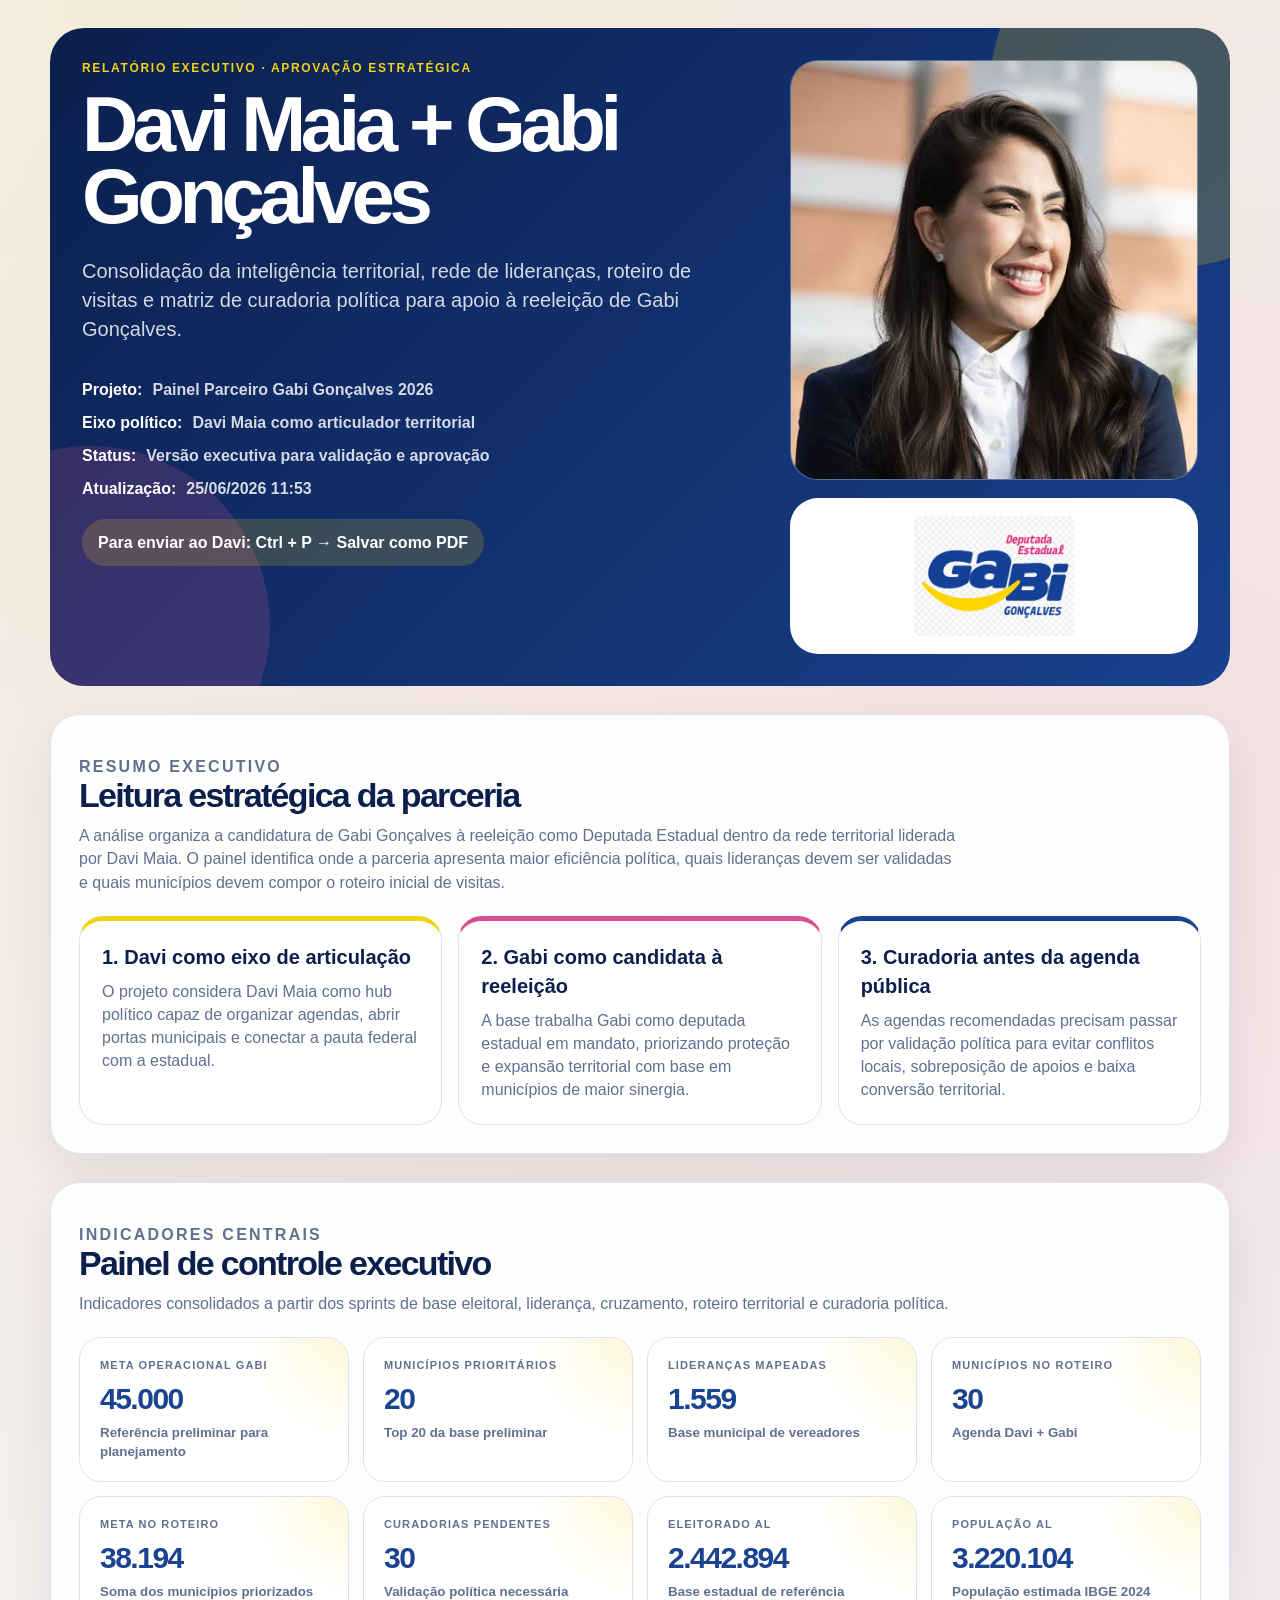
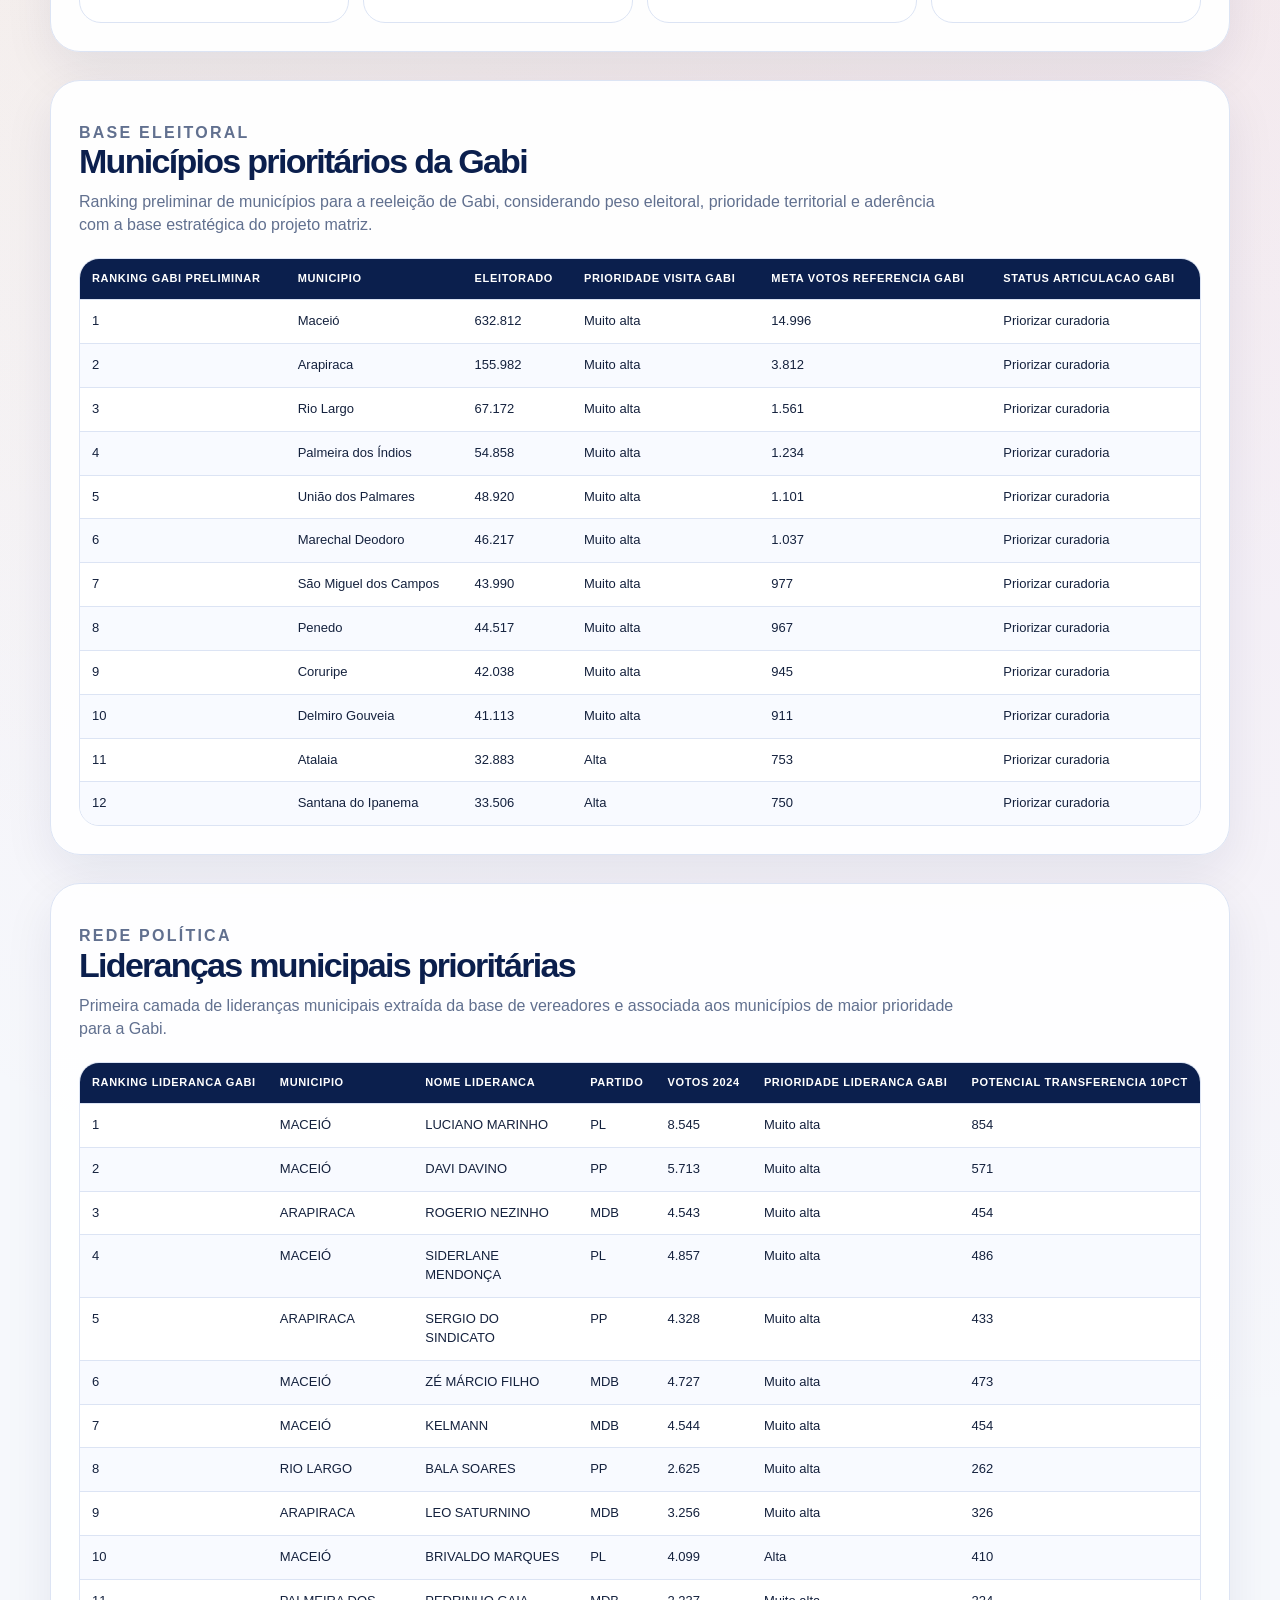
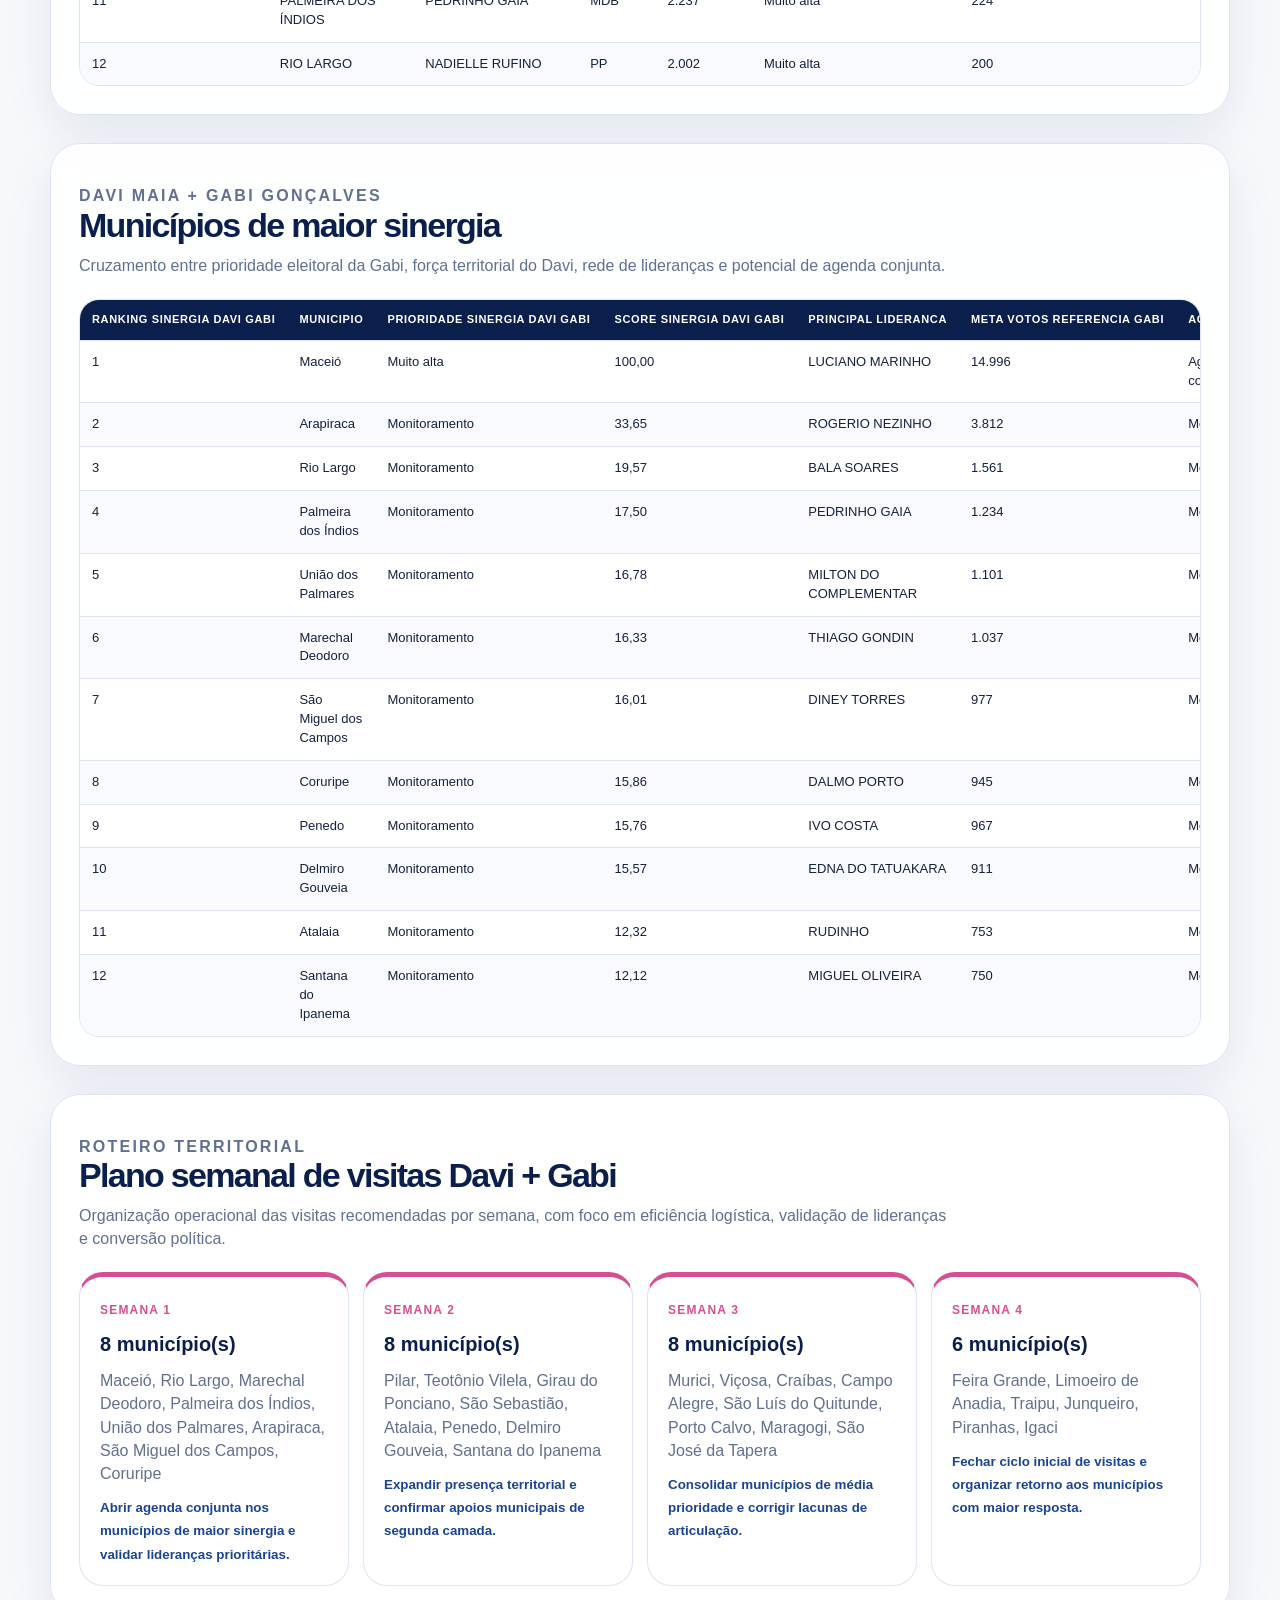
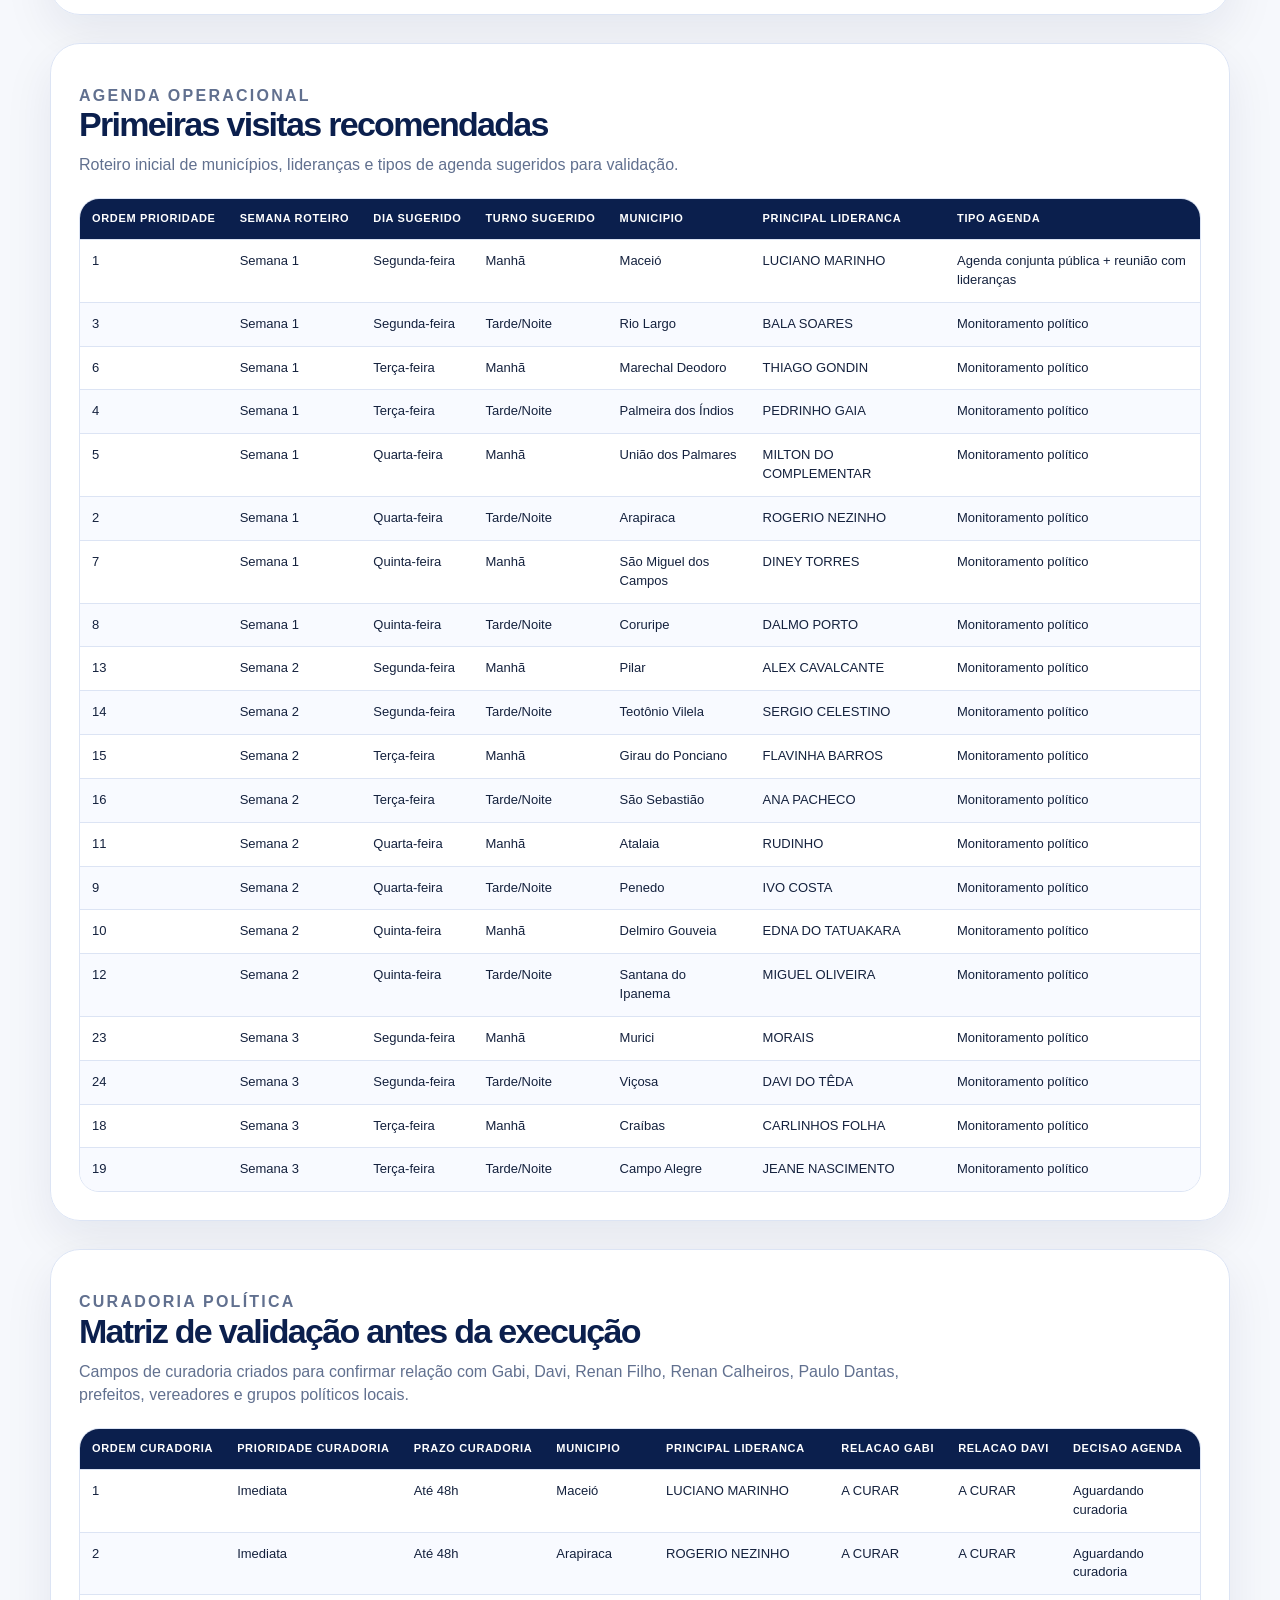
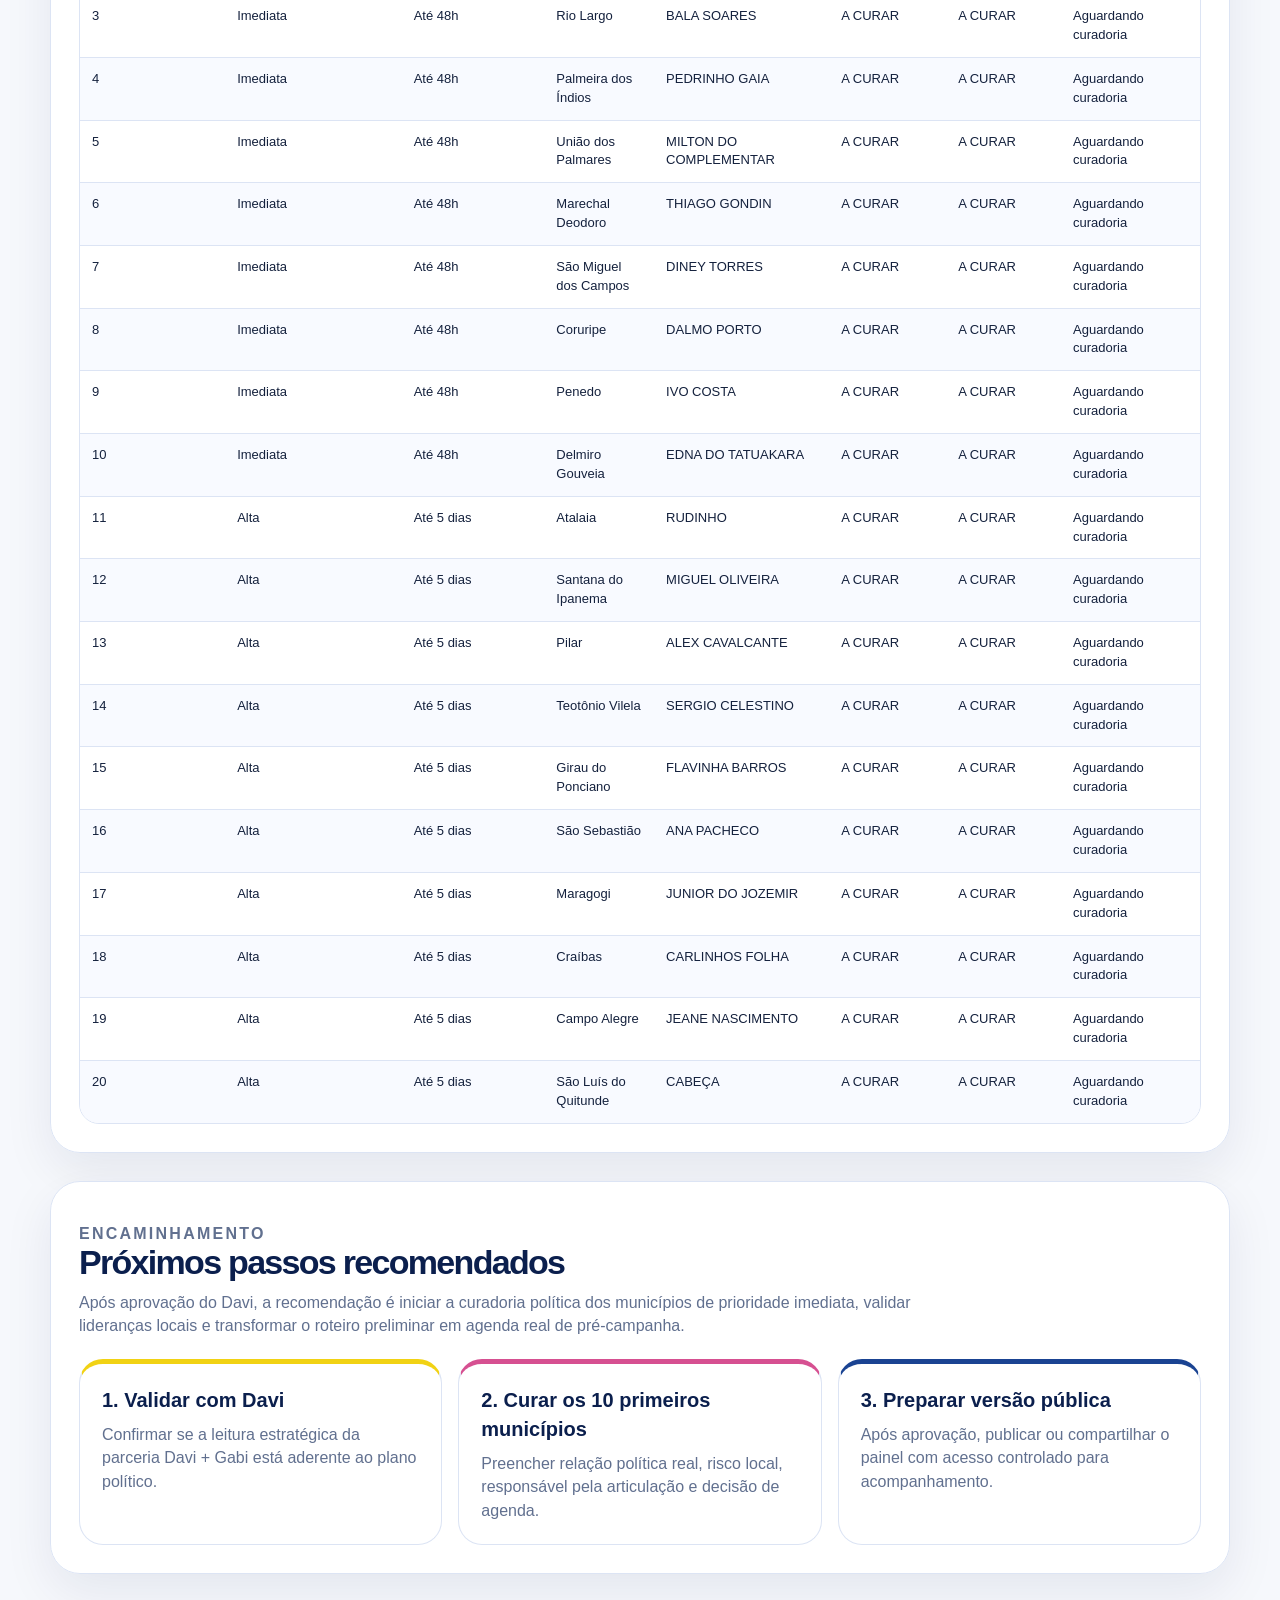
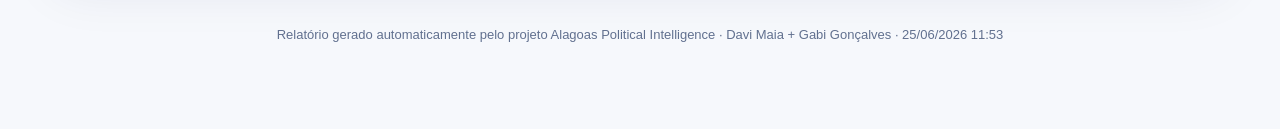
<file: reports/parceiros/gabi-goncalves/relatorio_executivo_gabi_sprint07.html>
<!DOCTYPE html>
<html lang="pt-BR">
<head>
  <meta charset="UTF-8" />
  <meta name="viewport" content="width=device-width, initial-scale=1.0" />
  <title>Relatório Executivo — Davi Maia + Gabi Gonçalves</title>

  <style>
    :root {
      --blue-900: #0B1F4D;
      --blue-700: #1A4392;
      --yellow: #F1D214;
      --pink: #D65091;
      --pink-soft: #E280B2;
      --bg: #F6F8FC;
      --text: #14213D;
      --muted: #61708F;
      --line: #DCE4F4;
      --white: #FFFFFF;
      --radius: 24px;
    }

    * {
      box-sizing: border-box;
    }

    body {
      margin: 0;
      font-family: Arial, Helvetica, sans-serif;
      color: var(--text);
      background:
        radial-gradient(circle at 10% 0%, rgba(241, 210, 20, .12), transparent 30%),
        radial-gradient(circle at 90% 10%, rgba(214, 80, 145, .13), transparent 30%),
        var(--bg);
      line-height: 1.45;
    }

    .page {
      width: min(1180px, calc(100% - 40px));
      margin: 0 auto;
      padding: 28px 0 60px;
    }

    .cover {
      display: grid;
      grid-template-columns: 1.25fr .75fr;
      gap: 28px;
      align-items: stretch;
      min-height: 620px;
      margin-bottom: 28px;
      padding: 32px;
      border-radius: 34px;
      background:
        linear-gradient(135deg, rgba(11,31,77,.98), rgba(26,67,146,.94)),
        var(--blue-900);
      color: #fff;
      overflow: hidden;
      position: relative;
    }

    .cover::before {
      content: "";
      position: absolute;
      width: 360px;
      height: 360px;
      right: -120px;
      top: -120px;
      border-radius: 999px;
      background: rgba(241, 210, 20, .22);
    }

    .cover::after {
      content: "";
      position: absolute;
      width: 360px;
      height: 360px;
      left: -140px;
      bottom: -120px;
      border-radius: 999px;
      background: rgba(214, 80, 145, .20);
    }

    .cover-main,
    .cover-side {
      position: relative;
      z-index: 2;
    }

    .eyebrow {
      margin: 0 0 12px;
      color: var(--yellow);
      font-size: 12px;
      font-weight: 900;
      text-transform: uppercase;
      letter-spacing: .14em;
    }

    .cover h1 {
      max-width: 760px;
      margin: 0;
      font-size: clamp(42px, 7vw, 78px);
      line-height: .92;
      letter-spacing: -0.07em;
    }

    .cover .subtitle {
      max-width: 660px;
      margin: 24px 0 0;
      color: rgba(255,255,255,.82);
      font-size: 20px;
    }

    .meta-list {
      display: grid;
      gap: 10px;
      margin-top: 34px;
    }

    .meta-list div {
      display: flex;
      gap: 10px;
      align-items: center;
      color: rgba(255,255,255,.82);
      font-weight: 700;
    }

    .meta-list strong {
      color: #fff;
    }

    .cover-side {
      display: grid;
      grid-template-rows: 1fr auto;
      gap: 18px;
    }

    .photo-box {
      min-height: 420px;
      overflow: hidden;
      border-radius: 28px;
      background: rgba(255,255,255,.12);
      border: 1px solid rgba(255,255,255,.20);
    }

    .photo-box img {
      width: 100%;
      height: 100%;
      object-fit: cover;
      object-position: center top;
      display: block;
    }

    .logo-box {
      display: grid;
      place-items: center;
      min-height: 150px;
      padding: 18px;
      border-radius: 28px;
      background: #fff;
    }

    .logo-box img {
      max-width: 100%;
      max-height: 120px;
      object-fit: contain;
      display: block;
    }

    .section {
      margin: 28px 0;
      padding: 28px;
      border-radius: 30px;
      background: rgba(255,255,255,.94);
      border: 1px solid var(--line);
      box-shadow: 0 18px 50px rgba(11,31,77,.08);
    }

    .section-header {
      margin-bottom: 22px;
    }

    .section-header h2 {
      margin: 0;
      color: var(--blue-900);
      font-size: 34px;
      line-height: 1;
      letter-spacing: -0.05em;
    }

    .section-header p {
      max-width: 880px;
      margin: 12px 0 0;
      color: var(--muted);
      font-size: 16px;
    }

    .kpi-grid {
      display: grid;
      grid-template-columns: repeat(4, minmax(0, 1fr));
      gap: 14px;
    }

    .kpi-card {
      padding: 20px;
      border-radius: 22px;
      border: 1px solid var(--line);
      background:
        radial-gradient(circle at 100% 0%, rgba(241,210,20,.16), transparent 34%),
        #fff;
    }

    .kpi-card span {
      display: block;
      color: var(--muted);
      font-size: 11px;
      font-weight: 900;
      text-transform: uppercase;
      letter-spacing: .10em;
    }

    .kpi-card strong {
      display: block;
      margin-top: 10px;
      color: var(--blue-700);
      font-size: 30px;
      line-height: 1;
      letter-spacing: -0.05em;
    }

    .kpi-card small {
      display: block;
      margin-top: 9px;
      color: var(--muted);
      font-weight: 700;
    }

    .highlight-grid {
      display: grid;
      grid-template-columns: repeat(3, minmax(0, 1fr));
      gap: 16px;
    }

    .highlight {
      padding: 22px;
      border-radius: 24px;
      background: #fff;
      border: 1px solid var(--line);
      border-top: 5px solid var(--yellow);
    }

    .highlight:nth-child(2) {
      border-top-color: var(--pink);
    }

    .highlight:nth-child(3) {
      border-top-color: var(--blue-700);
    }

    .highlight strong {
      display: block;
      color: var(--blue-900);
      font-size: 20px;
      margin-bottom: 8px;
    }

    .highlight p {
      margin: 0;
      color: var(--muted);
    }

    .week-grid {
      display: grid;
      grid-template-columns: repeat(4, minmax(0, 1fr));
      gap: 14px;
    }

    .week-card {
      padding: 20px;
      border-radius: 24px;
      background: #fff;
      border: 1px solid var(--line);
      border-top: 5px solid var(--pink);
    }

    .week-card span {
      color: var(--pink);
      font-size: 12px;
      font-weight: 900;
      text-transform: uppercase;
      letter-spacing: .10em;
    }

    .week-card strong {
      display: block;
      margin: 10px 0;
      color: var(--blue-900);
      font-size: 20px;
    }

    .week-card p {
      margin: 0 0 10px;
      color: var(--muted);
    }

    .week-card small {
      color: var(--blue-700);
      font-weight: 700;
    }

    .table-wrap {
      overflow-x: auto;
      border-radius: 20px;
      border: 1px solid var(--line);
      background: #fff;
    }

    table {
      width: 100%;
      border-collapse: collapse;
      font-size: 13px;
    }

    th {
      background: var(--blue-900);
      color: #fff;
      padding: 12px;
      text-align: left;
      white-space: nowrap;
      font-size: 11px;
      text-transform: uppercase;
      letter-spacing: .06em;
    }

    td {
      padding: 12px;
      border-top: 1px solid var(--line);
      color: var(--text);
      vertical-align: top;
    }

    tr:nth-child(even) td {
      background: #F8FAFF;
    }

    .empty {
      padding: 22px;
      border-radius: 20px;
      background: #fff;
      border: 1px solid var(--line);
      color: var(--muted);
      font-weight: 700;
    }

    .footer {
      padding: 24px;
      text-align: center;
      color: var(--muted);
      font-size: 13px;
    }

    .print-note {
      display: inline-flex;
      gap: 8px;
      align-items: center;
      margin-top: 18px;
      padding: 12px 16px;
      border-radius: 999px;
      background: rgba(241,210,20,.18);
      color: #fff;
      font-weight: 800;
    }

    @media print {
      body {
        background: #fff !important;
        -webkit-print-color-adjust: exact !important;
        print-color-adjust: exact !important;
      }

      .page {
        width: 100%;
        padding: 0;
      }

      .cover,
      .section {
        box-shadow: none !important;
        break-inside: avoid;
        page-break-inside: avoid;
      }

      .cover {
        min-height: auto;
      }

      .photo-box {
        min-height: 360px;
      }

      .kpi-grid {
        grid-template-columns: repeat(4, 1fr);
      }

      .week-grid {
        grid-template-columns: repeat(2, 1fr);
      }

      table {
        font-size: 11px;
      }

      th, td {
        padding: 8px;
      }

      .print-note {
        display: none;
      }
    }

    @media (max-width: 900px) {
      .cover {
        grid-template-columns: 1fr;
      }

      .kpi-grid,
      .highlight-grid,
      .week-grid {
        grid-template-columns: 1fr;
      }
    }
  
    /* ===== SPRINT07B_IMAGENS_PRINT_INICIO ===== */

    .photo-box img,
    .logo-box img {
      display: block !important;
      opacity: 1 !important;
      visibility: visible !important;
    }

    @media print {
      * {
        -webkit-print-color-adjust: exact !important;
        print-color-adjust: exact !important;
      }

      .cover {
        grid-template-columns: 1.25fr .75fr !important;
        break-inside: avoid !important;
        page-break-inside: avoid !important;
      }

      .cover-side {
        display: grid !important;
        grid-template-rows: 1fr auto !important;
        gap: 18px !important;
      }

      .photo-box {
        display: block !important;
        min-height: 360px !important;
        height: 360px !important;
        overflow: hidden !important;
        background: rgba(255,255,255,.12) !important;
        break-inside: avoid !important;
        page-break-inside: avoid !important;
      }

      .photo-box img {
        display: block !important;
        width: 100% !important;
        height: 360px !important;
        object-fit: cover !important;
        object-position: center top !important;
        opacity: 1 !important;
        visibility: visible !important;
        filter: none !important;
        transform: none !important;
      }

      .logo-box {
        display: grid !important;
        place-items: center !important;
        min-height: 130px !important;
        height: 130px !important;
        background: #ffffff !important;
        break-inside: avoid !important;
        page-break-inside: avoid !important;
      }

      .logo-box img {
        display: block !important;
        max-width: 92% !important;
        max-height: 105px !important;
        width: auto !important;
        height: auto !important;
        object-fit: contain !important;
        opacity: 1 !important;
        visibility: visible !important;
        filter: none !important;
        transform: none !important;
      }
    }

    /* ===== SPRINT07B_IMAGENS_PRINT_FIM ===== */

  
    /* ===== SPRINT07C_TABELAS_PRINT_INICIO ===== */

    /*
      Correção para impressão das tabelas do relatório executivo.
      Motivo:
      - No navegador, .table-wrap usa overflow-x:auto.
      - Na impressão, isso faz o Chrome cortar as colunas à direita.
      - Esta regra força as tabelas a caberem dentro da área útil do PDF.
    */

    @page {
      size: A4 landscape;
      margin: 8mm;
    }

    .table-wrap {
      width: 100%;
      max-width: 100%;
    }

    table {
      width: 100%;
      max-width: 100%;
    }

    th,
    td {
      overflow-wrap: anywhere;
      word-break: break-word;
      hyphens: auto;
    }

    @media print {
      html,
      body {
        width: 100% !important;
        max-width: 100% !important;
        overflow: visible !important;
      }

      body {
        background: #ffffff !important;
        -webkit-print-color-adjust: exact !important;
        print-color-adjust: exact !important;
      }

      .page {
        width: 100% !important;
        max-width: 100% !important;
        margin: 0 !important;
        padding: 0 !important;
      }

      .section {
        width: 100% !important;
        max-width: 100% !important;
        margin: 8mm 0 !important;
        padding: 8mm !important;
        border-radius: 14px !important;
        overflow: visible !important;
        box-shadow: none !important;
        break-inside: avoid-page !important;
        page-break-inside: avoid !important;
      }

      .section-header {
        margin-bottom: 10px !important;
      }

      .section-header h2 {
        font-size: 22px !important;
        line-height: 1.05 !important;
        letter-spacing: -0.04em !important;
      }

      .section-header p {
        font-size: 11px !important;
        line-height: 1.35 !important;
        max-width: none !important;
      }

      .table-wrap {
        width: 100% !important;
        max-width: 100% !important;
        overflow: visible !important;
        border-radius: 8px !important;
        border: 1px solid #DCE4F4 !important;
        break-inside: auto !important;
        page-break-inside: auto !important;
      }

      table {
        width: 100% !important;
        max-width: 100% !important;
        min-width: 0 !important;
        table-layout: fixed !important;
        border-collapse: collapse !important;
        font-size: 7.4px !important;
        line-height: 1.16 !important;
      }

      thead {
        display: table-header-group !important;
      }

      tbody {
        display: table-row-group !important;
      }

      tr {
        break-inside: avoid !important;
        page-break-inside: avoid !important;
      }

      th {
        padding: 4px 4px !important;
        white-space: normal !important;
        overflow-wrap: anywhere !important;
        word-break: break-word !important;
        line-height: 1.12 !important;
        font-size: 6.7px !important;
        letter-spacing: .02em !important;
        vertical-align: middle !important;
      }

      td {
        padding: 4px 4px !important;
        white-space: normal !important;
        overflow-wrap: anywhere !important;
        word-break: break-word !important;
        line-height: 1.16 !important;
        vertical-align: top !important;
      }

      /*
        Distribuição genérica para tabelas com muitas colunas.
        Mantém todas as colunas visíveis, sem rolagem horizontal.
      */
      table th:nth-child(1),
      table td:nth-child(1) {
        width: 6% !important;
      }

      table th:nth-child(2),
      table td:nth-child(2) {
        width: 12% !important;
      }

      table th:nth-child(3),
      table td:nth-child(3) {
        width: 12% !important;
      }

      table th:nth-child(4),
      table td:nth-child(4) {
        width: 13% !important;
      }

      table th:nth-child(5),
      table td:nth-child(5) {
        width: 16% !important;
      }

      table th:nth-child(6),
      table td:nth-child(6) {
        width: 13% !important;
      }

      table th:nth-child(7),
      table td:nth-child(7) {
        width: 14% !important;
      }

      table th:nth-child(8),
      table td:nth-child(8) {
        width: 14% !important;
      }

      /*
        Para tabelas com textos muito longos na última coluna,
        permite quebra agressiva sem cortar conteúdo.
      */
      table td:last-child,
      table th:last-child {
        overflow-wrap: anywhere !important;
        word-break: break-word !important;
      }

      .cover {
        margin-bottom: 8mm !important;
      }

      .kpi-grid,
      .highlight-grid,
      .week-grid {
        break-inside: avoid !important;
        page-break-inside: avoid !important;
      }
    }

    /* ===== SPRINT07C_TABELAS_PRINT_FIM ===== */

  </style>
</head>

<body>
  <div class="page">
    <section class="cover">
      <div class="cover-main">
        <p class="eyebrow">Relatório executivo · Aprovação estratégica</p>
        <h1>Davi Maia + Gabi Gonçalves</h1>
        <p class="subtitle">
          Consolidação da inteligência territorial, rede de lideranças, roteiro de visitas
          e matriz de curadoria política para apoio à reeleição de Gabi Gonçalves.
        </p>

        <div class="meta-list">
          <div><strong>Projeto:</strong> Painel Parceiro Gabi Gonçalves 2026</div>
          <div><strong>Eixo político:</strong> Davi Maia como articulador territorial</div>
          <div><strong>Status:</strong> Versão executiva para validação e aprovação</div>
          <div><strong>Atualização:</strong> 25/06/2026 11:53</div>
        </div>

        <div class="print-note">Para enviar ao Davi: Ctrl + P → Salvar como PDF</div>
      </div>

      <aside class="cover-side">
        <div class="photo-box">
          <img
            src="assets/foto-gabi.png"
            alt="Foto de Gabi Gonçalves"
            loading="eager"
            decoding="sync"
          />
        </div>

        <div class="logo-box">
          <img
            src="assets/logo-gabi-2026.png"
            alt="Logomarca Gabi Gonçalves 2026"
            loading="eager"
            decoding="sync"
          />
        </div>
      </aside>
    </section>

    <section class="section">
      <div class="section-header">
        <p class="eyebrow">Resumo executivo</p>
        <h2>Leitura estratégica da parceria</h2>
        <p>
          A análise organiza a candidatura de Gabi Gonçalves à reeleição como Deputada Estadual
          dentro da rede territorial liderada por Davi Maia. O painel identifica onde a parceria
          apresenta maior eficiência política, quais lideranças devem ser validadas e quais municípios
          devem compor o roteiro inicial de visitas.
        </p>
      </div>

      <div class="highlight-grid">
        <article class="highlight">
          <strong>1. Davi como eixo de articulação</strong>
          <p>
            O projeto considera Davi Maia como hub político capaz de organizar agendas, abrir portas
            municipais e conectar a pauta federal com a estadual.
          </p>
        </article>

        <article class="highlight">
          <strong>2. Gabi como candidata à reeleição</strong>
          <p>
            A base trabalha Gabi como deputada estadual em mandato, priorizando proteção e expansão
            territorial com base em municípios de maior sinergia.
          </p>
        </article>

        <article class="highlight">
          <strong>3. Curadoria antes da agenda pública</strong>
          <p>
            As agendas recomendadas precisam passar por validação política para evitar conflitos locais,
            sobreposição de apoios e baixa conversão territorial.
          </p>
        </article>
      </div>
    </section>

    <section class="section">
      <div class="section-header">
        <p class="eyebrow">Indicadores centrais</p>
        <h2>Painel de controle executivo</h2>
        <p>
          Indicadores consolidados a partir dos sprints de base eleitoral, liderança, cruzamento,
          roteiro territorial e curadoria política.
        </p>
      </div>

      <div class="kpi-grid">
        
        <article class="kpi-card">
          <span>Meta operacional Gabi</span>
          <strong>45.000</strong>
          <small>Referência preliminar para planejamento</small>
        </article>
        

        <article class="kpi-card">
          <span>Municípios prioritários</span>
          <strong>20</strong>
          <small>Top 20 da base preliminar</small>
        </article>
        

        <article class="kpi-card">
          <span>Lideranças mapeadas</span>
          <strong>1.559</strong>
          <small>Base municipal de vereadores</small>
        </article>
        

        <article class="kpi-card">
          <span>Municípios no roteiro</span>
          <strong>30</strong>
          <small>Agenda Davi + Gabi</small>
        </article>
        

        <article class="kpi-card">
          <span>Meta no roteiro</span>
          <strong>38.194</strong>
          <small>Soma dos municípios priorizados</small>
        </article>
        

        <article class="kpi-card">
          <span>Curadorias pendentes</span>
          <strong>30</strong>
          <small>Validação política necessária</small>
        </article>
        

        <article class="kpi-card">
          <span>Eleitorado AL</span>
          <strong>2.442.894</strong>
          <small>Base estadual de referência</small>
        </article>
        

        <article class="kpi-card">
          <span>População AL</span>
          <strong>3.220.104</strong>
          <small>População estimada IBGE 2024</small>
        </article>
        
      </div>
    </section>

    <section class="section">
      <div class="section-header">
        <p class="eyebrow">Base eleitoral</p>
        <h2>Municípios prioritários da Gabi</h2>
        <p>
          Ranking preliminar de municípios para a reeleição de Gabi, considerando peso eleitoral,
          prioridade territorial e aderência com a base estratégica do projeto matriz.
        </p>
      </div>

      
    <div class="table-wrap">
      <table>
        <thead>
          <tr><th>Ranking Gabi Preliminar</th><th>Municipio</th><th>Eleitorado</th><th>Prioridade Visita Gabi</th><th>Meta Votos Referencia Gabi</th><th>Status Articulacao Gabi</th></tr>
        </thead>
        <tbody>
          <tr><td>1</td><td>Maceió</td><td>632.812</td><td>Muito alta</td><td>14.996</td><td>Priorizar curadoria</td></tr>
<tr><td>2</td><td>Arapiraca</td><td>155.982</td><td>Muito alta</td><td>3.812</td><td>Priorizar curadoria</td></tr>
<tr><td>3</td><td>Rio Largo</td><td>67.172</td><td>Muito alta</td><td>1.561</td><td>Priorizar curadoria</td></tr>
<tr><td>4</td><td>Palmeira dos Índios</td><td>54.858</td><td>Muito alta</td><td>1.234</td><td>Priorizar curadoria</td></tr>
<tr><td>5</td><td>União dos Palmares</td><td>48.920</td><td>Muito alta</td><td>1.101</td><td>Priorizar curadoria</td></tr>
<tr><td>6</td><td>Marechal Deodoro</td><td>46.217</td><td>Muito alta</td><td>1.037</td><td>Priorizar curadoria</td></tr>
<tr><td>7</td><td>São Miguel dos Campos</td><td>43.990</td><td>Muito alta</td><td>977</td><td>Priorizar curadoria</td></tr>
<tr><td>8</td><td>Penedo</td><td>44.517</td><td>Muito alta</td><td>967</td><td>Priorizar curadoria</td></tr>
<tr><td>9</td><td>Coruripe</td><td>42.038</td><td>Muito alta</td><td>945</td><td>Priorizar curadoria</td></tr>
<tr><td>10</td><td>Delmiro Gouveia</td><td>41.113</td><td>Muito alta</td><td>911</td><td>Priorizar curadoria</td></tr>
<tr><td>11</td><td>Atalaia</td><td>32.883</td><td>Alta</td><td>753</td><td>Priorizar curadoria</td></tr>
<tr><td>12</td><td>Santana do Ipanema</td><td>33.506</td><td>Alta</td><td>750</td><td>Priorizar curadoria</td></tr>
        </tbody>
      </table>
    </div>
    
    </section>

    <section class="section">
      <div class="section-header">
        <p class="eyebrow">Rede política</p>
        <h2>Lideranças municipais prioritárias</h2>
        <p>
          Primeira camada de lideranças municipais extraída da base de vereadores e associada
          aos municípios de maior prioridade para a Gabi.
        </p>
      </div>

      
    <div class="table-wrap">
      <table>
        <thead>
          <tr><th>Ranking Lideranca Gabi</th><th>Municipio</th><th>Nome Lideranca</th><th>Partido</th><th>Votos 2024</th><th>Prioridade Lideranca Gabi</th><th>Potencial Transferencia 10Pct</th></tr>
        </thead>
        <tbody>
          <tr><td>1</td><td>MACEIÓ</td><td>LUCIANO MARINHO</td><td>PL</td><td>8.545</td><td>Muito alta</td><td>854</td></tr>
<tr><td>2</td><td>MACEIÓ</td><td>DAVI DAVINO</td><td>PP</td><td>5.713</td><td>Muito alta</td><td>571</td></tr>
<tr><td>3</td><td>ARAPIRACA</td><td>ROGERIO NEZINHO</td><td>MDB</td><td>4.543</td><td>Muito alta</td><td>454</td></tr>
<tr><td>4</td><td>MACEIÓ</td><td>SIDERLANE MENDONÇA</td><td>PL</td><td>4.857</td><td>Muito alta</td><td>486</td></tr>
<tr><td>5</td><td>ARAPIRACA</td><td>SERGIO DO SINDICATO</td><td>PP</td><td>4.328</td><td>Muito alta</td><td>433</td></tr>
<tr><td>6</td><td>MACEIÓ</td><td>ZÉ MÁRCIO FILHO</td><td>MDB</td><td>4.727</td><td>Muito alta</td><td>473</td></tr>
<tr><td>7</td><td>MACEIÓ</td><td>KELMANN</td><td>MDB</td><td>4.544</td><td>Muito alta</td><td>454</td></tr>
<tr><td>8</td><td>RIO LARGO</td><td>BALA SOARES</td><td>PP</td><td>2.625</td><td>Muito alta</td><td>262</td></tr>
<tr><td>9</td><td>ARAPIRACA</td><td>LEO SATURNINO</td><td>MDB</td><td>3.256</td><td>Muito alta</td><td>326</td></tr>
<tr><td>10</td><td>MACEIÓ</td><td>BRIVALDO MARQUES</td><td>PL</td><td>4.099</td><td>Alta</td><td>410</td></tr>
<tr><td>11</td><td>PALMEIRA DOS ÍNDIOS</td><td>PEDRINHO GAIA</td><td>MDB</td><td>2.237</td><td>Muito alta</td><td>224</td></tr>
<tr><td>12</td><td>RIO LARGO</td><td>NADIELLE RUFINO</td><td>PP</td><td>2.002</td><td>Muito alta</td><td>200</td></tr>
        </tbody>
      </table>
    </div>
    
    </section>

    <section class="section">
      <div class="section-header">
        <p class="eyebrow">Davi Maia + Gabi Gonçalves</p>
        <h2>Municípios de maior sinergia</h2>
        <p>
          Cruzamento entre prioridade eleitoral da Gabi, força territorial do Davi,
          rede de lideranças e potencial de agenda conjunta.
        </p>
      </div>

      
    <div class="table-wrap">
      <table>
        <thead>
          <tr><th>Ranking Sinergia Davi Gabi</th><th>Municipio</th><th>Prioridade Sinergia Davi Gabi</th><th>Score Sinergia Davi Gabi</th><th>Principal Lideranca</th><th>Meta Votos Referencia Gabi</th><th>Acao Recomendada</th></tr>
        </thead>
        <tbody>
          <tr><td>1</td><td>Maceió</td><td>Muito alta</td><td>100,00</td><td>LUCIANO MARINHO</td><td>14.996</td><td>Agendar visita conjunta Davi + Gabi</td></tr>
<tr><td>2</td><td>Arapiraca</td><td>Monitoramento</td><td>33,65</td><td>ROGERIO NEZINHO</td><td>3.812</td><td>Monitorar</td></tr>
<tr><td>3</td><td>Rio Largo</td><td>Monitoramento</td><td>19,57</td><td>BALA SOARES</td><td>1.561</td><td>Monitorar</td></tr>
<tr><td>4</td><td>Palmeira dos Índios</td><td>Monitoramento</td><td>17,50</td><td>PEDRINHO GAIA</td><td>1.234</td><td>Monitorar</td></tr>
<tr><td>5</td><td>União dos Palmares</td><td>Monitoramento</td><td>16,78</td><td>MILTON DO COMPLEMENTAR</td><td>1.101</td><td>Monitorar</td></tr>
<tr><td>6</td><td>Marechal Deodoro</td><td>Monitoramento</td><td>16,33</td><td>THIAGO GONDIN</td><td>1.037</td><td>Monitorar</td></tr>
<tr><td>7</td><td>São Miguel dos Campos</td><td>Monitoramento</td><td>16,01</td><td>DINEY TORRES</td><td>977</td><td>Monitorar</td></tr>
<tr><td>8</td><td>Coruripe</td><td>Monitoramento</td><td>15,86</td><td>DALMO PORTO</td><td>945</td><td>Monitorar</td></tr>
<tr><td>9</td><td>Penedo</td><td>Monitoramento</td><td>15,76</td><td>IVO COSTA</td><td>967</td><td>Monitorar</td></tr>
<tr><td>10</td><td>Delmiro Gouveia</td><td>Monitoramento</td><td>15,57</td><td>EDNA DO TATUAKARA</td><td>911</td><td>Monitorar</td></tr>
<tr><td>11</td><td>Atalaia</td><td>Monitoramento</td><td>12,32</td><td>RUDINHO</td><td>753</td><td>Monitorar</td></tr>
<tr><td>12</td><td>Santana do Ipanema</td><td>Monitoramento</td><td>12,12</td><td>MIGUEL OLIVEIRA</td><td>750</td><td>Monitorar</td></tr>
        </tbody>
      </table>
    </div>
    
    </section>

    <section class="section">
      <div class="section-header">
        <p class="eyebrow">Roteiro territorial</p>
        <h2>Plano semanal de visitas Davi + Gabi</h2>
        <p>
          Organização operacional das visitas recomendadas por semana, com foco em eficiência logística,
          validação de lideranças e conversão política.
        </p>
      </div>

      <div class="week-grid">
        
        <article class="week-card">
          <span>Semana 1</span>
          <strong>8 município(s)</strong>
          <p>Maceió, Rio Largo, Marechal Deodoro, Palmeira dos Índios, União dos Palmares, Arapiraca, São Miguel dos Campos, Coruripe</p>
          <small>Abrir agenda conjunta nos municípios de maior sinergia e validar lideranças prioritárias.</small>
        </article>
        

        <article class="week-card">
          <span>Semana 2</span>
          <strong>8 município(s)</strong>
          <p>Pilar, Teotônio Vilela, Girau do Ponciano, São Sebastião, Atalaia, Penedo, Delmiro Gouveia, Santana do Ipanema</p>
          <small>Expandir presença territorial e confirmar apoios municipais de segunda camada.</small>
        </article>
        

        <article class="week-card">
          <span>Semana 3</span>
          <strong>8 município(s)</strong>
          <p>Murici, Viçosa, Craíbas, Campo Alegre, São Luís do Quitunde, Porto Calvo, Maragogi, São José da Tapera</p>
          <small>Consolidar municípios de média prioridade e corrigir lacunas de articulação.</small>
        </article>
        

        <article class="week-card">
          <span>Semana 4</span>
          <strong>6 município(s)</strong>
          <p>Feira Grande, Limoeiro de Anadia, Traipu, Junqueiro, Piranhas, Igaci</p>
          <small>Fechar ciclo inicial de visitas e organizar retorno aos municípios com maior resposta.</small>
        </article>
        
      </div>
    </section>

    <section class="section">
      <div class="section-header">
        <p class="eyebrow">Agenda operacional</p>
        <h2>Primeiras visitas recomendadas</h2>
        <p>
          Roteiro inicial de municípios, lideranças e tipos de agenda sugeridos para validação.
        </p>
      </div>

      
    <div class="table-wrap">
      <table>
        <thead>
          <tr><th>Ordem Prioridade</th><th>Semana Roteiro</th><th>Dia Sugerido</th><th>Turno Sugerido</th><th>Municipio</th><th>Principal Lideranca</th><th>Tipo Agenda</th></tr>
        </thead>
        <tbody>
          <tr><td>1</td><td>Semana 1</td><td>Segunda-feira</td><td>Manhã</td><td>Maceió</td><td>LUCIANO MARINHO</td><td>Agenda conjunta pública + reunião com lideranças</td></tr>
<tr><td>3</td><td>Semana 1</td><td>Segunda-feira</td><td>Tarde/Noite</td><td>Rio Largo</td><td>BALA SOARES</td><td>Monitoramento político</td></tr>
<tr><td>6</td><td>Semana 1</td><td>Terça-feira</td><td>Manhã</td><td>Marechal Deodoro</td><td>THIAGO GONDIN</td><td>Monitoramento político</td></tr>
<tr><td>4</td><td>Semana 1</td><td>Terça-feira</td><td>Tarde/Noite</td><td>Palmeira dos Índios</td><td>PEDRINHO GAIA</td><td>Monitoramento político</td></tr>
<tr><td>5</td><td>Semana 1</td><td>Quarta-feira</td><td>Manhã</td><td>União dos Palmares</td><td>MILTON DO COMPLEMENTAR</td><td>Monitoramento político</td></tr>
<tr><td>2</td><td>Semana 1</td><td>Quarta-feira</td><td>Tarde/Noite</td><td>Arapiraca</td><td>ROGERIO NEZINHO</td><td>Monitoramento político</td></tr>
<tr><td>7</td><td>Semana 1</td><td>Quinta-feira</td><td>Manhã</td><td>São Miguel dos Campos</td><td>DINEY TORRES</td><td>Monitoramento político</td></tr>
<tr><td>8</td><td>Semana 1</td><td>Quinta-feira</td><td>Tarde/Noite</td><td>Coruripe</td><td>DALMO PORTO</td><td>Monitoramento político</td></tr>
<tr><td>13</td><td>Semana 2</td><td>Segunda-feira</td><td>Manhã</td><td>Pilar</td><td>ALEX CAVALCANTE</td><td>Monitoramento político</td></tr>
<tr><td>14</td><td>Semana 2</td><td>Segunda-feira</td><td>Tarde/Noite</td><td>Teotônio Vilela</td><td>SERGIO CELESTINO</td><td>Monitoramento político</td></tr>
<tr><td>15</td><td>Semana 2</td><td>Terça-feira</td><td>Manhã</td><td>Girau do Ponciano</td><td>FLAVINHA BARROS</td><td>Monitoramento político</td></tr>
<tr><td>16</td><td>Semana 2</td><td>Terça-feira</td><td>Tarde/Noite</td><td>São Sebastião</td><td>ANA PACHECO</td><td>Monitoramento político</td></tr>
<tr><td>11</td><td>Semana 2</td><td>Quarta-feira</td><td>Manhã</td><td>Atalaia</td><td>RUDINHO</td><td>Monitoramento político</td></tr>
<tr><td>9</td><td>Semana 2</td><td>Quarta-feira</td><td>Tarde/Noite</td><td>Penedo</td><td>IVO COSTA</td><td>Monitoramento político</td></tr>
<tr><td>10</td><td>Semana 2</td><td>Quinta-feira</td><td>Manhã</td><td>Delmiro Gouveia</td><td>EDNA DO TATUAKARA</td><td>Monitoramento político</td></tr>
<tr><td>12</td><td>Semana 2</td><td>Quinta-feira</td><td>Tarde/Noite</td><td>Santana do Ipanema</td><td>MIGUEL OLIVEIRA</td><td>Monitoramento político</td></tr>
<tr><td>23</td><td>Semana 3</td><td>Segunda-feira</td><td>Manhã</td><td>Murici</td><td>MORAIS</td><td>Monitoramento político</td></tr>
<tr><td>24</td><td>Semana 3</td><td>Segunda-feira</td><td>Tarde/Noite</td><td>Viçosa</td><td>DAVI DO TÊDA</td><td>Monitoramento político</td></tr>
<tr><td>18</td><td>Semana 3</td><td>Terça-feira</td><td>Manhã</td><td>Craíbas</td><td>CARLINHOS FOLHA</td><td>Monitoramento político</td></tr>
<tr><td>19</td><td>Semana 3</td><td>Terça-feira</td><td>Tarde/Noite</td><td>Campo Alegre</td><td>JEANE NASCIMENTO</td><td>Monitoramento político</td></tr>
        </tbody>
      </table>
    </div>
    
    </section>

    <section class="section">
      <div class="section-header">
        <p class="eyebrow">Curadoria política</p>
        <h2>Matriz de validação antes da execução</h2>
        <p>
          Campos de curadoria criados para confirmar relação com Gabi, Davi, Renan Filho,
          Renan Calheiros, Paulo Dantas, prefeitos, vereadores e grupos políticos locais.
        </p>
      </div>

      
    <div class="table-wrap">
      <table>
        <thead>
          <tr><th>Ordem Curadoria</th><th>Prioridade Curadoria</th><th>Prazo Curadoria</th><th>Municipio</th><th>Principal Lideranca</th><th>Relacao Gabi</th><th>Relacao Davi</th><th>Decisao Agenda</th></tr>
        </thead>
        <tbody>
          <tr><td>1</td><td>Imediata</td><td>Até 48h</td><td>Maceió</td><td>LUCIANO MARINHO</td><td>A CURAR</td><td>A CURAR</td><td>Aguardando curadoria</td></tr>
<tr><td>2</td><td>Imediata</td><td>Até 48h</td><td>Arapiraca</td><td>ROGERIO NEZINHO</td><td>A CURAR</td><td>A CURAR</td><td>Aguardando curadoria</td></tr>
<tr><td>3</td><td>Imediata</td><td>Até 48h</td><td>Rio Largo</td><td>BALA SOARES</td><td>A CURAR</td><td>A CURAR</td><td>Aguardando curadoria</td></tr>
<tr><td>4</td><td>Imediata</td><td>Até 48h</td><td>Palmeira dos Índios</td><td>PEDRINHO GAIA</td><td>A CURAR</td><td>A CURAR</td><td>Aguardando curadoria</td></tr>
<tr><td>5</td><td>Imediata</td><td>Até 48h</td><td>União dos Palmares</td><td>MILTON DO COMPLEMENTAR</td><td>A CURAR</td><td>A CURAR</td><td>Aguardando curadoria</td></tr>
<tr><td>6</td><td>Imediata</td><td>Até 48h</td><td>Marechal Deodoro</td><td>THIAGO GONDIN</td><td>A CURAR</td><td>A CURAR</td><td>Aguardando curadoria</td></tr>
<tr><td>7</td><td>Imediata</td><td>Até 48h</td><td>São Miguel dos Campos</td><td>DINEY TORRES</td><td>A CURAR</td><td>A CURAR</td><td>Aguardando curadoria</td></tr>
<tr><td>8</td><td>Imediata</td><td>Até 48h</td><td>Coruripe</td><td>DALMO PORTO</td><td>A CURAR</td><td>A CURAR</td><td>Aguardando curadoria</td></tr>
<tr><td>9</td><td>Imediata</td><td>Até 48h</td><td>Penedo</td><td>IVO COSTA</td><td>A CURAR</td><td>A CURAR</td><td>Aguardando curadoria</td></tr>
<tr><td>10</td><td>Imediata</td><td>Até 48h</td><td>Delmiro Gouveia</td><td>EDNA DO TATUAKARA</td><td>A CURAR</td><td>A CURAR</td><td>Aguardando curadoria</td></tr>
<tr><td>11</td><td>Alta</td><td>Até 5 dias</td><td>Atalaia</td><td>RUDINHO</td><td>A CURAR</td><td>A CURAR</td><td>Aguardando curadoria</td></tr>
<tr><td>12</td><td>Alta</td><td>Até 5 dias</td><td>Santana do Ipanema</td><td>MIGUEL OLIVEIRA</td><td>A CURAR</td><td>A CURAR</td><td>Aguardando curadoria</td></tr>
<tr><td>13</td><td>Alta</td><td>Até 5 dias</td><td>Pilar</td><td>ALEX CAVALCANTE</td><td>A CURAR</td><td>A CURAR</td><td>Aguardando curadoria</td></tr>
<tr><td>14</td><td>Alta</td><td>Até 5 dias</td><td>Teotônio Vilela</td><td>SERGIO CELESTINO</td><td>A CURAR</td><td>A CURAR</td><td>Aguardando curadoria</td></tr>
<tr><td>15</td><td>Alta</td><td>Até 5 dias</td><td>Girau do Ponciano</td><td>FLAVINHA BARROS</td><td>A CURAR</td><td>A CURAR</td><td>Aguardando curadoria</td></tr>
<tr><td>16</td><td>Alta</td><td>Até 5 dias</td><td>São Sebastião</td><td>ANA PACHECO</td><td>A CURAR</td><td>A CURAR</td><td>Aguardando curadoria</td></tr>
<tr><td>17</td><td>Alta</td><td>Até 5 dias</td><td>Maragogi</td><td>JUNIOR DO JOZEMIR</td><td>A CURAR</td><td>A CURAR</td><td>Aguardando curadoria</td></tr>
<tr><td>18</td><td>Alta</td><td>Até 5 dias</td><td>Craíbas</td><td>CARLINHOS FOLHA</td><td>A CURAR</td><td>A CURAR</td><td>Aguardando curadoria</td></tr>
<tr><td>19</td><td>Alta</td><td>Até 5 dias</td><td>Campo Alegre</td><td>JEANE NASCIMENTO</td><td>A CURAR</td><td>A CURAR</td><td>Aguardando curadoria</td></tr>
<tr><td>20</td><td>Alta</td><td>Até 5 dias</td><td>São Luís do Quitunde</td><td>CABEÇA</td><td>A CURAR</td><td>A CURAR</td><td>Aguardando curadoria</td></tr>
        </tbody>
      </table>
    </div>
    
    </section>

    <section class="section">
      <div class="section-header">
        <p class="eyebrow">Encaminhamento</p>
        <h2>Próximos passos recomendados</h2>
        <p>
          Após aprovação do Davi, a recomendação é iniciar a curadoria política dos municípios
          de prioridade imediata, validar lideranças locais e transformar o roteiro preliminar
          em agenda real de pré-campanha.
        </p>
      </div>

      <div class="highlight-grid">
        <article class="highlight">
          <strong>1. Validar com Davi</strong>
          <p>Confirmar se a leitura estratégica da parceria Davi + Gabi está aderente ao plano político.</p>
        </article>

        <article class="highlight">
          <strong>2. Curar os 10 primeiros municípios</strong>
          <p>Preencher relação política real, risco local, responsável pela articulação e decisão de agenda.</p>
        </article>

        <article class="highlight">
          <strong>3. Preparar versão pública</strong>
          <p>Após aprovação, publicar ou compartilhar o painel com acesso controlado para acompanhamento.</p>
        </article>
      </div>
    </section>

    <footer class="footer">
      Relatório gerado automaticamente pelo projeto Alagoas Political Intelligence · Davi Maia + Gabi Gonçalves · 25/06/2026 11:53
    </footer>
  </div>
</body>
</html>
</file>
<file: dashboard_mobile_parceiros/css/mobile-parceiros.css>
* {
  box-sizing: border-box;
}

:root {
  --blue-dark: #071b4d;
  --blue: #1f4591;
  --yellow: #ffe100;
  --pink: #dd4f99;
  --text: #071b4d;
  --muted: #64748b;
  --line: #dce4f2;
  --bg: #f3f6fb;
  --white: #ffffff;
  --green: #16a34a;
}

body {
  margin: 0;
  font-family: Arial, Helvetica, sans-serif;
  color: var(--text);
  background:
    radial-gradient(circle at top right, rgba(255, 225, 0, .18), transparent 28%),
    radial-gradient(circle at top left, rgba(221, 79, 153, .13), transparent 28%),
    var(--bg);
}

.app-shell {
  width: 100%;
  max-width: 520px;
  margin: 0 auto;
  padding: 14px;
  padding-bottom: 36px;
}

.hero {
  background: linear-gradient(145deg, var(--blue-dark), var(--blue));
  color: white;
  border-radius: 28px;
  padding: 22px;
  min-height: 250px;
  box-shadow: 0 18px 45px rgba(7, 27, 77, .22);
  position: relative;
  overflow: hidden;
}

.hero::after {
  content: "";
  position: absolute;
  width: 180px;
  height: 180px;
  right: -60px;
  bottom: -60px;
  border-radius: 50%;
  background: rgba(255, 225, 0, .22);
}

.topbar {
  position: relative;
  z-index: 2;
  display: flex;
  justify-content: space-between;
  align-items: center;
  margin-bottom: 34px;
  gap: 12px;
}

.back-link {
  text-decoration: none;
  color: var(--blue-dark);
  background: white;
  border-radius: 999px;
  padding: 9px 13px;
  font-size: 13px;
  font-weight: 800;
  white-space: nowrap;
}

.davi-logo-wrap {
  display: inline-flex;
  align-items: center;
  justify-content: center;
  width: auto;
  height: auto;
  min-width: 0;
  min-height: 0;
  background: transparent;
  border: none;
  border-radius: 0;
  padding: 0;
  overflow: visible;
  text-decoration: none;
  flex-shrink: 0;
  box-shadow: none;
  line-height: 0;
  cursor: pointer;
}

.davi-logo-wrap img {
  display: block;
  width: auto;
  height: auto;
  max-width: 104px;
  max-height: 58px;
  object-fit: contain;
}

.davi-logo-wrap.fallback span {
  color: #ffffff;
  font-size: 12px;
  line-height: .95;
  font-weight: 900;
  text-align: center;
}

.eyebrow {
  margin: 0 0 8px;
  color: var(--pink);
  text-transform: uppercase;
  letter-spacing: .11em;
  font-size: 11px;
  font-weight: 900;
}

.eyebrow.yellow {
  color: var(--yellow);
}

.hero h1 {
  position: relative;
  z-index: 1;
  margin: 0;
  font-size: 40px;
  line-height: .98;
}

.subtitle {
  position: relative;
  z-index: 1;
  max-width: 360px;
  margin: 16px 0 0;
  color: rgba(255, 255, 255, .9);
  font-size: 15px;
  line-height: 1.5;
}

.section {
  background: rgba(255, 255, 255, .94);
  border: 1px solid rgba(220, 228, 242, .9);
  border-radius: 24px;
  padding: 18px;
  margin-top: 16px;
  box-shadow: 0 12px 30px rgba(7, 27, 77, .08);
}

.section h2 {
  margin: 0 0 12px;
  font-size: 22px;
  line-height: 1.12;
}

.partner-selector {
  display: flex;
  overflow-x: auto;
  gap: 12px;
  padding: 4px 0 8px;
  scroll-snap-type: x mandatory;
}

.partner-button,
.add-partner-card {
  min-width: 150px;
  max-width: 150px;
  scroll-snap-align: start;
  border: 1px solid var(--line);
  background: white;
  border-radius: 22px;
  padding: 12px;
  text-align: left;
  cursor: pointer;
  box-shadow: 0 8px 20px rgba(7, 27, 77, .06);
}

.partner-button.active {
  border: 2px solid var(--yellow);
  background: #fffbe6;
}

.add-partner-card {
  border: 2px dashed #cbd5e1;
  background: #f8fafc;
  cursor: default;
  display: flex;
  flex-direction: column;
  justify-content: center;
}

.add-plus {
  width: 70px;
  height: 70px;
  border-radius: 22px;
  background: white;
  border: 1px solid var(--line);
  color: var(--blue-dark);
  display: grid;
  place-items: center;
  font-size: 38px;
  font-weight: 900;
  margin-bottom: 10px;
}

.partner-thumb {
  width: 70px;
  height: 70px;
  border-radius: 22px;
  background: linear-gradient(145deg, var(--blue-dark), var(--blue));
  color: var(--yellow);
  display: grid;
  place-items: center;
  font-weight: 900;
  font-size: 20px;
  margin-bottom: 10px;
  overflow: hidden;
}

.partner-thumb img,
.partner-avatar img {
  width: 100%;
  height: 100%;
  object-fit: cover;
}

.partner-button strong,
.add-partner-card strong {
  display: block;
  font-size: 14px;
  line-height: 1.2;
}

.partner-button span,
.add-partner-card span {
  display: block;
  color: var(--muted);
  font-size: 12px;
  margin-top: 5px;
}

.loading-card {
  color: var(--muted);
  padding: 18px;
}

.hidden {
  display: none !important;
}

.partner-profile-card {
  display: grid;
  grid-template-columns: 92px 1fr;
  gap: 14px;
  align-items: center;
  margin-top: 16px;
  background: white;
  border: 1px solid var(--line);
  border-radius: 26px;
  padding: 14px;
  box-shadow: 0 12px 30px rgba(7, 27, 77, .08);
}

.partner-avatar {
  width: 92px;
  height: 92px;
  border-radius: 26px;
  background: linear-gradient(145deg, var(--blue-dark), var(--blue));
  display: grid;
  place-items: center;
  color: var(--yellow);
  font-weight: 900;
  font-size: 26px;
  overflow: hidden;
}

.partner-profile-info h2 {
  margin: 0 0 6px;
  font-size: 25px;
  line-height: 1.08;
}

.partner-profile-info p {
  margin: 0;
  color: var(--muted);
  font-size: 14px;
}

.metric-grid {
  display: grid;
  grid-template-columns: 1fr 1fr;
  gap: 12px;
  margin-top: 16px;
}

.metric-card {
  background: white;
  border: 1px solid var(--line);
  border-radius: 22px;
  padding: 15px;
  min-height: 118px;
  box-shadow: 0 8px 20px rgba(7, 27, 77, .06);
}

.metric-card.featured {
  border-top: 5px solid var(--yellow);
}

.metric-card small,
.mini-stat small {
  display: block;
  color: var(--muted);
  text-transform: uppercase;
  letter-spacing: .08em;
  font-size: 10px;
  font-weight: 900;
  margin-bottom: 10px;
}

.metric-card strong {
  display: block;
  color: var(--blue-dark);
  font-size: 28px;
  line-height: 1;
}

.metric-card span {
  display: block;
  margin-top: 9px;
  color: var(--muted);
  font-size: 12px;
}

.footnote {
  font-size: 10px !important;
  line-height: 1.35;
}

.decision-card {
  margin-top: 16px;
  border-radius: 26px;
  padding: 20px;
  background: linear-gradient(145deg, #fff9db, #ffffff);
  border: 1px solid #f4d66a;
}

.decision-card h2 {
  margin: 0 0 10px;
  font-size: 23px;
}

.decision-card p {
  margin: 0;
  color: #514100;
  font-size: 14px;
  line-height: 1.55;
}

.list-stack {
  display: grid;
  gap: 10px;
}

.item-card {
  background: white;
  border: 1px solid var(--line);
  border-radius: 18px;
  padding: 14px;
}

.item-card-header {
  display: flex;
  justify-content: space-between;
  gap: 12px;
  align-items: flex-start;
}

.item-card h3 {
  margin: 0;
  font-size: 16px;
  line-height: 1.24;
}

.item-card p {
  margin: 7px 0 0;
  color: var(--muted);
  font-size: 13px;
  line-height: 1.45;
}

.badge,
.link-button {
  display: inline-flex;
  align-items: center;
  border-radius: 999px;
  padding: 6px 9px;
  font-size: 11px;
  font-weight: 900;
  white-space: nowrap;
  background: #eef3ff;
  color: var(--blue-dark);
  text-decoration: none;
}

.link-button {
  background: #dcfce7;
  color: #166534;
}

.link-button.disabled {
  background: #f1f5f9;
  color: #64748b;
  pointer-events: none;
}

.two-col {
  display: grid;
  grid-template-columns: 1fr 1fr;
  gap: 8px;
  margin-top: 10px;
}

.mini-stat {
  border-radius: 14px;
  background: #f8fafc;
  padding: 9px;
}

.mini-stat strong {
  display: block;
  color: var(--blue-dark);
  font-size: 17px;
  margin-top: 3px;
}

.impact-tabs {
  display: flex;
  gap: 8px;
  overflow-x: auto;
  padding-bottom: 10px;
}

.impact-tab {
  border: 1px solid var(--line);
  background: white;
  border-radius: 999px;
  padding: 9px 12px;
  white-space: nowrap;
  color: var(--blue-dark);
  font-weight: 900;
  font-size: 12px;
}

.impact-tab.active {
  background: var(--blue-dark);
  color: white;
}

.impact-card {
  background: white;
  border: 1px solid var(--line);
  border-radius: 20px;
  padding: 16px;
}

.impact-header {
  display: flex;
  justify-content: space-between;
  gap: 12px;
  align-items: flex-start;
}

.impact-header strong {
  display: block;
  font-size: 18px;
}

.impact-header span {
  display: block;
  margin-top: 4px;
  color: var(--muted);
  font-size: 12px;
}

.progress-wrap {
  margin-top: 16px;
  width: 100%;
  height: 18px;
  background: #edf2f7;
  border-radius: 999px;
  overflow: hidden;
}

.progress-bar {
  height: 100%;
  width: 0%;
  border-radius: 999px;
  background: linear-gradient(90deg, var(--yellow), var(--green));
  transition: width .25s ease;
}

.impact-note {
  color: var(--muted);
  font-size: 12px;
  line-height: 1.4;
}

.empty-state {
  margin-top: 16px;
  background: white;
  border: 1px solid var(--line);
  border-radius: 24px;
  padding: 22px;
}


}

@media (max-width: 380px) {
  .hero h1 {
    font-size: 34px;
  }

  .metric-grid {
    grid-template-columns: 1fr;
  }

  .davi-logo-wrap img {
    max-width: 92px;
    max-height: 52px;
  }
}

  .metric-grid {
    grid-template-columns: 1fr;
  }

  .davi-logo-wrap {
  display: inline-flex;
  align-items: center;
  justify-content: center;
  width: auto;
  height: auto;
  min-width: 0;
  min-height: 0;
  background: transparent;
  border: none;
  border-radius: 0;
  padding: 0;
  overflow: visible;
  text-decoration: none;
  flex-shrink: 0;
  box-shadow: none;
  line-height: 0;
  cursor: pointer;
}

  .davi-logo-wrap img {
  display: block;
  width: auto;
  height: auto;
  max-width: 104px;
  max-height: 58px;
  object-fit: contain;
}
}


.davi-logo-wrap.fallback {
  display: inline-flex;
  align-items: center;
  justify-content: center;
  background: transparent;
  border: none;
  padding: 0;
  text-decoration: none;
}
</file>
<file: dashboard_v2/css/style.css>
:root {
  --verde-principal: #0b5d2a;
  --verde-escuro: #063d1d;
  --verde-profundo: #042814;
  --verde-claro: #16a34a;

  --amarelo-brasil: #f5c400;
  --amarelo-suave: #fff7cc;

  --branco: #ffffff;
  --off-white: #f8fafc;
  --cinza-claro: #e5e7eb;
  --cinza-medio: #94a3b8;
  --cinza-texto: #334155;
  --cinza-escuro: #111827;

  --sucesso: #16a34a;
  --alerta: #f59e0b;
  --risco: #dc2626;

  --sombra-card: 0 16px 40px rgba(15, 23, 42, 0.08);
  --sombra-hero: 0 20px 60px rgba(6, 61, 29, 0.22);

  --radius-lg: 24px;
  --radius-md: 16px;
  --radius-sm: 10px;
}

* {
  box-sizing: border-box;
  margin: 0;
  padding: 0;
}

body {
  font-family: Arial, Helvetica, sans-serif;
  background:
    radial-gradient(circle at top left, rgba(245, 196, 0, 0.12), transparent 30%),
    linear-gradient(180deg, #f8fafc 0%, #edf2f7 100%);
  color: var(--cinza-escuro);
}

.app {
  width: min(1440px, 94%);
  margin: 0 auto;
  padding: 28px 0 48px;
}

.hero {
  background:
    linear-gradient(135deg, rgba(6, 61, 29, 0.98), rgba(11, 93, 42, 0.96)),
    radial-gradient(circle at right, rgba(245, 196, 0, 0.22), transparent 35%);
  color: var(--branco);
  border-radius: var(--radius-lg);
  padding: 34px;
  box-shadow: var(--sombra-hero);
  margin-bottom: 28px;
  overflow: hidden;
}

.hero-content {
  display: flex;
  justify-content: space-between;
  gap: 32px;
  align-items: center;
}

.hero-brand {
  display: flex;
  gap: 28px;
  align-items: center;
  min-width: 0;
}

.logo-campanha {
  width: 220px;
  max-height: 132px;
  object-fit: contain;
  background: rgba(255, 255, 255, 0.08);
  border-radius: 18px;
  padding: 14px;
}

.hero-text h1 {
  font-size: clamp(2rem, 4vw, 4rem);
  line-height: 1;
  letter-spacing: -0.04em;
  margin: 8px 0 14px;
}

.eyebrow {
  color: var(--amarelo-brasil);
  text-transform: uppercase;
  letter-spacing: 0.16em;
  font-size: 0.72rem;
  font-weight: 800;
}

.subtitle {
  max-width: 760px;
  color: rgba(255, 255, 255, 0.86);
  font-size: 1rem;
  line-height: 1.6;
}

.hero-tags {
  display: flex;
  flex-wrap: wrap;
  gap: 10px;
  margin-top: 18px;
}

.hero-tags span {
  border: 1px solid rgba(245, 196, 0, 0.45);
  background: rgba(245, 196, 0, 0.13);
  color: var(--branco);
  border-radius: 999px;
  padding: 8px 12px;
  font-size: 0.78rem;
  font-weight: 700;
}

.hero-profile {
  width: 260px;
  flex: 0 0 260px;
  background: rgba(255, 255, 255, 0.1);
  border: 1px solid rgba(255, 255, 255, 0.18);
  border-radius: 22px;
  padding: 16px;
  text-align: center;
}

.foto-davi {
  width: 128px;
  height: 128px;
  border-radius: 999px;
  object-fit: cover;
  border: 4px solid var(--amarelo-brasil);
  margin-bottom: 12px;
}

.profile-info h3 {
  font-size: 1.25rem;
  margin-bottom: 4px;
}

.profile-info p {
  color: rgba(255, 255, 255, 0.82);
  font-size: 0.86rem;
  margin-bottom: 6px;
}

.profile-info span {
  color: var(--amarelo-brasil);
  font-size: 0.76rem;
  font-weight: 800;
}

main {
  display: flex;
  flex-direction: column;
  gap: 22px;
}

.section,
.panel {
  background: rgba(255, 255, 255, 0.94);
  border: 1px solid rgba(226, 232, 240, 0.95);
  border-radius: var(--radius-lg);
  padding: 24px;
  box-shadow: var(--sombra-card);
}

.section-header {
  display: flex;
  justify-content: space-between;
  align-items: center;
  gap: 18px;
  margin-bottom: 20px;
}

.section-header h2 {
  color: var(--verde-escuro);
  font-size: 1.35rem;
  margin-top: 4px;
}

.cards-grid {
  display: grid;
  grid-template-columns: repeat(6, minmax(150px, 1fr));
  gap: 16px;
}

.card {
  border-radius: var(--radius-md);
  padding: 18px;
  background:
    linear-gradient(180deg, #ffffff, #f8fafc);
  border: 1px solid var(--cinza-claro);
  position: relative;
  overflow: hidden;
}

.card::before {
  content: "";
  position: absolute;
  height: 4px;
  inset: 0 0 auto 0;
  background: linear-gradient(90deg, var(--verde-principal), var(--amarelo-brasil));
}

.card span {
  display: block;
  color: var(--cinza-texto);
  font-size: 0.8rem;
  font-weight: 700;
  margin-bottom: 10px;
}

.card strong {
  color: var(--verde-escuro);
  font-size: 1.7rem;
  letter-spacing: -0.04em;
}

.filters-section {
  background:
    linear-gradient(180deg, #ffffff, #f8fafc);
}

.filters-grid {
  display: grid;
  grid-template-columns: repeat(5, minmax(160px, 1fr));
  gap: 14px;
}

label {
  color: var(--cinza-texto);
  font-size: 0.78rem;
  font-weight: 800;
}

select {
  width: 100%;
  margin-top: 8px;
  padding: 12px 14px;
  border-radius: var(--radius-sm);
  border: 1px solid var(--cinza-claro);
  background: var(--branco);
  color: var(--cinza-escuro);
  font-weight: 700;
  outline: none;
}

select:focus {
  border-color: var(--verde-principal);
  box-shadow: 0 0 0 3px rgba(11, 93, 42, 0.12);
}

.btn-secondary {
  border: 1px solid rgba(11, 93, 42, 0.2);
  background: var(--verde-principal);
  color: var(--branco);
  border-radius: 999px;
  padding: 11px 16px;
  font-weight: 800;
  cursor: pointer;
}

.btn-secondary:hover {
  background: var(--verde-escuro);
}

.two-columns {
  display: grid;
  grid-template-columns: 1fr 1fr;
  gap: 22px;
  background: transparent;
  border: none;
  padding: 0;
  box-shadow: none;
}

.table-wrap {
  width: 100%;
  overflow: auto;
  border-radius: var(--radius-md);
  border: 1px solid var(--cinza-claro);
}

.table-wrap.large {
  max-height: 560px;
}

table {
  width: 100%;
  border-collapse: collapse;
  min-width: 720px;
  background: var(--branco);
}

thead {
  background: var(--verde-escuro);
  color: var(--branco);
}

th {
  text-align: left;
  padding: 13px 14px;
  font-size: 0.75rem;
  text-transform: uppercase;
  letter-spacing: 0.06em;
  white-space: nowrap;
}

td {
  padding: 13px 14px;
  border-bottom: 1px solid #eef2f7;
  color: var(--cinza-texto);
  font-size: 0.88rem;
  white-space: nowrap;
}

tbody tr:hover {
  background: var(--amarelo-suave);
}

.counter {
  background: var(--amarelo-suave);
  color: var(--verde-escuro);
  border: 1px solid rgba(245, 196, 0, 0.45);
  padding: 8px 12px;
  border-radius: 999px;
  font-size: 0.78rem;
  font-weight: 900;
}

.badge {
  display: inline-flex;
  align-items: center;
  border-radius: 999px;
  padding: 5px 9px;
  font-size: 0.72rem;
  font-weight: 900;
}

.badge.visitado {
  background: rgba(22, 163, 74, 0.12);
  color: var(--sucesso);
}

.badge.nao-visitado {
  background: rgba(220, 38, 38, 0.1);
  color: var(--risco);
}

.badge.prioridade {
  background: rgba(245, 196, 0, 0.18);
  color: #8a6500;
}

@media (max-width: 1180px) {
  .hero-content,
  .hero-brand {
    align-items: flex-start;
  }

  .hero-content {
    flex-direction: column;
  }

  .hero-profile {
    width: 100%;
    flex: initial;
    display: flex;
    align-items: center;
    text-align: left;
    gap: 16px;
  }

  .cards-grid {
    grid-template-columns: repeat(3, 1fr);
  }

  .filters-grid {
    grid-template-columns: repeat(2, 1fr);
  }

  .two-columns {
    grid-template-columns: 1fr;
  }
}

@media (max-width: 720px) {
  .app {
    width: 94%;
    padding-top: 16px;
  }

  .hero {
    padding: 22px;
  }

  .hero-brand {
    flex-direction: column;
  }

  .logo-campanha {
    width: 180px;
  }

  .hero-profile {
    flex-direction: column;
    text-align: center;
  }

  .cards-grid {
    grid-template-columns: 1fr;
  }

  .filters-grid {
    grid-template-columns: 1fr;
  }

  .section,
  .panel {
    padding: 18px;
  }

  .section-header {
    align-items: flex-start;
    flex-direction: column;
  }
}
</file>
<file: dashboard_v3/css/style.css>
:root {
  --verde-principal: #0b5d2a;
  --verde-escuro: #063d1d;
  --verde-profundo: #042814;
  --verde-claro: #16a34a;

  --amarelo-brasil: #f5c400;
  --amarelo-suave: #fff7cc;

  --branco: #ffffff;
  --off-white: #f8fafc;
  --cinza-claro: #e5e7eb;
  --cinza-medio: #94a3b8;
  --cinza-texto: #334155;
  --cinza-escuro: #111827;

  --sucesso: #16a34a;
  --alerta: #f59e0b;
  --risco: #dc2626;

  --sombra-card: 0 16px 40px rgba(15, 23, 42, 0.08);
  --sombra-hero: 0 20px 60px rgba(6, 61, 29, 0.22);

  --radius-lg: 24px;
  --radius-md: 16px;
  --radius-sm: 10px;
}

* {
  box-sizing: border-box;
  margin: 0;
  padding: 0;
}

body {
  font-family: Arial, Helvetica, sans-serif;
  background:
    radial-gradient(circle at top left, rgba(245, 196, 0, 0.12), transparent 30%),
    linear-gradient(180deg, #f8fafc 0%, #edf2f7 100%);
  color: var(--cinza-escuro);
}

.app {
  width: min(1440px, 94%);
  margin: 0 auto;
  padding: 28px 0 48px;
}

.hero {
  background:
    linear-gradient(135deg, rgba(6, 61, 29, 0.98), rgba(11, 93, 42, 0.96)),
    radial-gradient(circle at right, rgba(245, 196, 0, 0.22), transparent 35%);
  color: var(--branco);
  border-radius: var(--radius-lg);
  padding: 34px;
  box-shadow: var(--sombra-hero);
  margin-bottom: 28px;
  overflow: hidden;
}

.hero-content {
  display: flex;
  justify-content: space-between;
  gap: 32px;
  align-items: center;
}

.hero-brand {
  display: flex;
  gap: 28px;
  align-items: center;
  min-width: 0;
}

.logo-campanha {
  width: 220px;
  max-height: 132px;
  object-fit: contain;
  background: rgba(255, 255, 255, 0.08);
  border-radius: 18px;
  padding: 14px;
}

.hero-text h1 {
  font-size: clamp(2rem, 4vw, 4rem);
  line-height: 1;
  letter-spacing: -0.04em;
  margin: 8px 0 14px;
}

.eyebrow {
  color: var(--amarelo-brasil);
  text-transform: uppercase;
  letter-spacing: 0.16em;
  font-size: 0.72rem;
  font-weight: 800;
}

.subtitle {
  max-width: 760px;
  color: rgba(255, 255, 255, 0.86);
  font-size: 1rem;
  line-height: 1.6;
}

.hero-tags {
  display: flex;
  flex-wrap: wrap;
  gap: 10px;
  margin-top: 18px;
}

.hero-tags span {
  border: 1px solid rgba(245, 196, 0, 0.45);
  background: rgba(245, 196, 0, 0.13);
  color: var(--branco);
  border-radius: 999px;
  padding: 8px 12px;
  font-size: 0.78rem;
  font-weight: 700;
}

.hero-profile {
  width: 260px;
  flex: 0 0 260px;
  background: rgba(255, 255, 255, 0.1);
  border: 1px solid rgba(255, 255, 255, 0.18);
  border-radius: 22px;
  padding: 16px;
  text-align: center;
}

.foto-davi {
  width: 128px;
  height: 128px;
  border-radius: 999px;
  object-fit: cover;
  border: 4px solid var(--amarelo-brasil);
  margin-bottom: 12px;
}

.profile-info h3 {
  font-size: 1.25rem;
  margin-bottom: 4px;
}

.profile-info p {
  color: rgba(255, 255, 255, 0.82);
  font-size: 0.86rem;
  margin-bottom: 6px;
}

.profile-info span {
  color: var(--amarelo-brasil);
  font-size: 0.76rem;
  font-weight: 800;
}

main {
  display: flex;
  flex-direction: column;
  gap: 22px;
}

.section,
.panel {
  background: rgba(255, 255, 255, 0.94);
  border: 1px solid rgba(226, 232, 240, 0.95);
  border-radius: var(--radius-lg);
  padding: 24px;
  box-shadow: var(--sombra-card);
}

.section-header {
  display: flex;
  justify-content: space-between;
  align-items: center;
  gap: 18px;
  margin-bottom: 20px;
}

.section-header h2 {
  color: var(--verde-escuro);
  font-size: 1.35rem;
  margin-top: 4px;
}

.cards-grid {
  display: grid;
  grid-template-columns: repeat(6, minmax(150px, 1fr));
  gap: 16px;
}

.card {
  border-radius: var(--radius-md);
  padding: 18px;
  background:
    linear-gradient(180deg, #ffffff, #f8fafc);
  border: 1px solid var(--cinza-claro);
  position: relative;
  overflow: hidden;
}

.card::before {
  content: "";
  position: absolute;
  height: 4px;
  inset: 0 0 auto 0;
  background: linear-gradient(90deg, var(--verde-principal), var(--amarelo-brasil));
}

.card span {
  display: block;
  color: var(--cinza-texto);
  font-size: 0.8rem;
  font-weight: 700;
  margin-bottom: 10px;
}

.card strong {
  color: var(--verde-escuro);
  font-size: 1.7rem;
  letter-spacing: -0.04em;
}

.filters-section {
  background:
    linear-gradient(180deg, #ffffff, #f8fafc);
}

.filters-grid {
  display: grid;
  grid-template-columns: repeat(5, minmax(160px, 1fr));
  gap: 14px;
}

label {
  color: var(--cinza-texto);
  font-size: 0.78rem;
  font-weight: 800;
}

select {
  width: 100%;
  margin-top: 8px;
  padding: 12px 14px;
  border-radius: var(--radius-sm);
  border: 1px solid var(--cinza-claro);
  background: var(--branco);
  color: var(--cinza-escuro);
  font-weight: 700;
  outline: none;
}

select:focus {
  border-color: var(--verde-principal);
  box-shadow: 0 0 0 3px rgba(11, 93, 42, 0.12);
}

.btn-secondary {
  border: 1px solid rgba(11, 93, 42, 0.2);
  background: var(--verde-principal);
  color: var(--branco);
  border-radius: 999px;
  padding: 11px 16px;
  font-weight: 800;
  cursor: pointer;
}

.btn-secondary:hover {
  background: var(--verde-escuro);
}

.two-columns {
  display: grid;
  grid-template-columns: 1fr 1fr;
  gap: 22px;
  background: transparent;
  border: none;
  padding: 0;
  box-shadow: none;
}

.table-wrap {
  width: 100%;
  overflow: auto;
  border-radius: var(--radius-md);
  border: 1px solid var(--cinza-claro);
}

.table-wrap.large {
  max-height: 560px;
}

table {
  width: 100%;
  border-collapse: collapse;
  min-width: 720px;
  background: var(--branco);
}

thead {
  background: var(--verde-escuro);
  color: var(--branco);
}

th {
  text-align: left;
  padding: 13px 14px;
  font-size: 0.75rem;
  text-transform: uppercase;
  letter-spacing: 0.06em;
  white-space: nowrap;
}

td {
  padding: 13px 14px;
  border-bottom: 1px solid #eef2f7;
  color: var(--cinza-texto);
  font-size: 0.88rem;
  white-space: nowrap;
}

tbody tr:hover {
  background: var(--amarelo-suave);
}

.counter {
  background: var(--amarelo-suave);
  color: var(--verde-escuro);
  border: 1px solid rgba(245, 196, 0, 0.45);
  padding: 8px 12px;
  border-radius: 999px;
  font-size: 0.78rem;
  font-weight: 900;
}

.badge {
  display: inline-flex;
  align-items: center;
  border-radius: 999px;
  padding: 5px 9px;
  font-size: 0.72rem;
  font-weight: 900;
}

.badge.visitado {
  background: rgba(22, 163, 74, 0.12);
  color: var(--sucesso);
}

.badge.nao-visitado {
  background: rgba(220, 38, 38, 0.1);
  color: var(--risco);
}

.badge.prioridade {
  background: rgba(245, 196, 0, 0.18);
  color: #8a6500;
}

@media (max-width: 1180px) {
  .hero-content,
  .hero-brand {
    align-items: flex-start;
  }

  .hero-content {
    flex-direction: column;
  }

  .hero-profile {
    width: 100%;
    flex: initial;
    display: flex;
    align-items: center;
    text-align: left;
    gap: 16px;
  }

  .cards-grid {
    grid-template-columns: repeat(3, 1fr);
  }

  .filters-grid {
    grid-template-columns: repeat(2, 1fr);
  }

  .two-columns {
    grid-template-columns: 1fr;
  }
}

@media (max-width: 720px) {
  .app {
    width: 94%;
    padding-top: 16px;
  }

  .hero {
    padding: 22px;
  }

  .hero-brand {
    flex-direction: column;
  }

  .logo-campanha {
    width: 180px;
  }

  .hero-profile {
    flex-direction: column;
    text-align: center;
  }

  .cards-grid {
    grid-template-columns: 1fr;
  }

  .filters-grid {
    grid-template-columns: 1fr;
  }

  .section,
  .panel {
    padding: 18px;
  }

  .section-header {
    align-items: flex-start;
    flex-direction: column;
  }
}
</file>
<file: parceiros/gabi-goncalves/styles.css>
:root {
  --blue-900: #0B1F4D;
  --blue-800: #123478;
  --blue-700: #1A4392;
  --blue-100: #EAF0FF;
  --yellow-500: #F1D214;
  --yellow-600: #D7B900;
  --pink-500: #E280B2;
  --pink-600: #D65091;
  --ink: #172033;
  --muted: #6B7280;
  --line: rgba(26, 67, 146, 0.13);
  --card: rgba(255, 255, 255, 0.92);
  --bg: #F6F8FC;
  --shadow: 0 24px 60px rgba(11, 31, 77, 0.14);
  --radius-xl: 28px;
  --radius-lg: 22px;
}

* {
  box-sizing: border-box;
}

html {
  scroll-behavior: smooth;
}

body {
  margin: 0;
  font-family: Arial, Helvetica, sans-serif;
  color: var(--ink);
  background:
    radial-gradient(circle at top left, rgba(241, 210, 20, .14), transparent 32%),
    radial-gradient(circle at top right, rgba(226, 128, 178, .18), transparent 30%),
    linear-gradient(180deg, #F8FAFF 0%, #EEF3FF 42%, #F6F8FC 100%);
}

a {
  color: inherit;
}

.page-shell {
  width: min(1180px, calc(100% - 32px));
  margin: 0 auto;
}

.hero {
  padding: 24px 0 28px;
}

.topbar {
  display: flex;
  align-items: center;
  justify-content: space-between;
  gap: 16px;
  margin-bottom: 26px;
}

.back-link,
.topbar-actions a {
  text-decoration: none;
  font-size: 13px;
  font-weight: 800;
  color: var(--blue-700);
}

.back-link {
  display: inline-flex;
  align-items: center;
  padding: 10px 14px;
  border: 1px solid var(--line);
  border-radius: 999px;
  background: rgba(255, 255, 255, .78);
  box-shadow: 0 10px 22px rgba(11, 31, 77, .06);
}

.topbar-actions {
  display: flex;
  align-items: center;
  gap: 10px;
}

.topbar-actions a {
  padding: 10px 12px;
  border-radius: 999px;
}

.topbar-actions a:hover,
.back-link:hover {
  background: var(--blue-100);
}

.hero-grid {
  display: grid;
  grid-template-columns: minmax(0, 1.4fr) 380px;
  gap: 24px;
  align-items: stretch;
}

.hero-content,
.candidate-card,
.section,
.panel-card,
.strategy-card,
.cross-card,
.roadmap-item,
.kpi-card {
  border: 1px solid var(--line);
  background: var(--card);
  box-shadow: var(--shadow);
  backdrop-filter: blur(16px);
}

.hero-content {
  min-height: 460px;
  padding: 46px;
  border-radius: var(--radius-xl);
  background:
    linear-gradient(135deg, rgba(26, 67, 146, .96), rgba(11, 31, 77, .96)),
    radial-gradient(circle at 20% 20%, rgba(241, 210, 20, .32), transparent 30%);
  color: #ffffff;
  position: relative;
  overflow: hidden;
}

.hero-content::after {
  content: "";
  position: absolute;
  right: -80px;
  bottom: -100px;
  width: 320px;
  height: 320px;
  border-radius: 50%;
  background: rgba(241, 210, 20, .18);
}

.eyebrow {
  margin: 0 0 10px;
  font-size: 12px;
  line-height: 1.2;
  font-weight: 900;
  letter-spacing: .12em;
  text-transform: uppercase;
  color: var(--pink-600);
}

.hero-content .eyebrow {
  color: var(--yellow-500);
}

.hero h1 {
  margin: 0;
  max-width: 760px;
  font-size: clamp(38px, 6vw, 72px);
  line-height: .92;
  letter-spacing: -0.06em;
}

.hero h2 {
  margin: 10px 0 18px;
  font-size: clamp(32px, 5vw, 64px);
  line-height: .95;
  color: var(--yellow-500);
  letter-spacing: -0.05em;
}

.hero-subtitle {
  position: relative;
  z-index: 1;
  max-width: 720px;
  margin: 0;
  font-size: 18px;
  line-height: 1.65;
  color: rgba(255, 255, 255, .86);
}

.hero-tags {
  position: relative;
  z-index: 1;
  display: flex;
  flex-wrap: wrap;
  gap: 10px;
  margin-top: 28px;
}

.hero-tags span {
  padding: 10px 14px;
  border-radius: 999px;
  font-size: 12px;
  font-weight: 900;
  color: #ffffff;
  background: rgba(255, 255, 255, .12);
  border: 1px solid rgba(255, 255, 255, .18);
}

.candidate-card {
  display: flex;
  flex-direction: column;
  justify-content: space-between;
  gap: 22px;
  padding: 24px;
  border-radius: var(--radius-xl);
}

.logo-frame {
  min-height: 280px;
  display: grid;
  place-items: center;
  border-radius: 24px;
  background:
    radial-gradient(circle at 20% 10%, rgba(241, 210, 20, .22), transparent 32%),
    radial-gradient(circle at 70% 30%, rgba(226, 128, 178, .22), transparent 34%),
    linear-gradient(180deg, #ffffff, #EEF3FF);
  border: 1px solid var(--line);
  overflow: hidden;
}

.logo-frame img {
  width: min(100%, 310px);
  height: auto;
  display: block;
}

.brand-fallback {
  display: none;
  flex-direction: column;
  align-items: center;
  justify-content: center;
  color: var(--blue-700);
  text-align: center;
}

.brand-fallback strong {
  font-size: 72px;
  line-height: .9;
  letter-spacing: -0.08em;
}

.brand-fallback small {
  font-size: 22px;
  font-weight: 900;
  color: var(--pink-600);
  text-transform: uppercase;
}

.candidate-meta {
  padding: 20px;
  border-radius: 22px;
  background: var(--blue-900);
  color: #ffffff;
}

.candidate-meta span {
  display: block;
  margin-bottom: 8px;
  font-size: 12px;
  font-weight: 900;
  color: var(--yellow-500);
  text-transform: uppercase;
  letter-spacing: .1em;
}

.candidate-meta strong {
  display: block;
  font-size: 28px;
  line-height: 1;
  letter-spacing: -0.04em;
}

.candidate-meta p {
  margin: 8px 0 0;
  color: rgba(255, 255, 255, .78);
}

.section {
  margin: 24px 0;
  padding: 28px;
  border-radius: var(--radius-xl);
}

.section-header {
  max-width: 840px;
  margin-bottom: 22px;
}

.section-header h2 {
  margin: 0;
  font-size: clamp(26px, 3vw, 40px);
  line-height: 1;
  letter-spacing: -0.05em;
  color: var(--blue-900);
}

.section-header p:not(.eyebrow) {
  margin: 12px 0 0;
  color: var(--muted);
  line-height: 1.65;
}

.kpi-grid {
  display: grid;
  grid-template-columns: repeat(6, minmax(0, 1fr));
  gap: 14px;
}

.kpi-card {
  padding: 18px;
  border-radius: 20px;
  box-shadow: none;
}

.kpi-card span {
  display: block;
  min-height: 30px;
  color: var(--muted);
  font-size: 12px;
  font-weight: 900;
  text-transform: uppercase;
  letter-spacing: .08em;
}

.kpi-card strong {
  display: block;
  margin-top: 8px;
  font-size: 28px;
  line-height: 1;
  color: var(--blue-700);
  letter-spacing: -0.05em;
}

.kpi-card small {
  display: block;
  margin-top: 8px;
  color: var(--muted);
  line-height: 1.35;
}

.kpi-card.highlight {
  background: linear-gradient(135deg, var(--yellow-500), #fff3a5);
  border-color: rgba(215, 185, 0, .45);
}

.kpi-card.highlight strong {
  color: var(--blue-900);
}

.strategy-section {
  background:
    linear-gradient(135deg, rgba(255,255,255,.95), rgba(234,240,255,.92));
}

.strategy-grid,
.cross-grid,
.roadmap-list {
  display: grid;
  gap: 14px;
}

.strategy-grid {
  grid-template-columns: repeat(3, minmax(0, 1fr));
}

.strategy-card,
.cross-card,
.roadmap-item {
  padding: 22px;
  border-radius: var(--radius-lg);
  box-shadow: none;
}

.strategy-card span {
  display: inline-grid;
  place-items: center;
  width: 42px;
  height: 42px;
  margin-bottom: 16px;
  border-radius: 16px;
  background: var(--blue-700);
  color: var(--yellow-500);
  font-weight: 900;
}

.strategy-card h3,
.cross-card h3,
.roadmap-item h3 {
  margin: 0;
  color: var(--blue-900);
  letter-spacing: -0.03em;
}

.strategy-card p,
.cross-card p,
.roadmap-item p {
  margin: 10px 0 0;
  color: var(--muted);
  line-height: 1.58;
}

.two-columns {
  display: grid;
  grid-template-columns: 1fr 1fr;
  gap: 18px;
  background: transparent;
  border: 0;
  box-shadow: none;
  padding: 0;
}

.panel-card {
  padding: 24px;
  border-radius: var(--radius-xl);
}

.panel-header {
  display: flex;
  align-items: flex-start;
  justify-content: space-between;
  gap: 12px;
  margin-bottom: 18px;
}

.panel-header h2 {
  margin: 0;
  color: var(--blue-900);
  letter-spacing: -0.04em;
}

.status-pill {
  flex: 0 0 auto;
  padding: 8px 10px;
  border-radius: 999px;
  background: rgba(241, 210, 20, .22);
  color: var(--blue-900);
  font-size: 11px;
  font-weight: 900;
  text-transform: uppercase;
}

.table-wrap {
  width: 100%;
  overflow-x: auto;
}

table {
  width: 100%;
  border-collapse: collapse;
  min-width: 520px;
}

th,
td {
  padding: 14px 12px;
  border-bottom: 1px solid var(--line);
  text-align: left;
  font-size: 13px;
}

th {
  color: var(--blue-900);
  font-size: 11px;
  font-weight: 900;
  text-transform: uppercase;
  letter-spacing: .08em;
}

td {
  color: #24304A;
}

.empty-row td {
  padding: 28px 12px;
  color: var(--muted);
  line-height: 1.5;
}

.cross-grid {
  grid-template-columns: repeat(3, minmax(0, 1fr));
}

.cross-card {
  border-top: 5px solid var(--yellow-500);
}

.cross-card strong {
  display: block;
  margin-bottom: 8px;
  color: var(--pink-600);
  font-size: 12px;
  text-transform: uppercase;
  letter-spacing: .08em;
}

.roadmap-list {
  grid-template-columns: repeat(4, minmax(0, 1fr));
}

.roadmap-item {
  position: relative;
  overflow: hidden;
}

.roadmap-item::before {
  content: "";
  position: absolute;
  inset: 0 auto 0 0;
  width: 5px;
  background: linear-gradient(180deg, var(--blue-700), var(--pink-600), var(--yellow-500));
}

.roadmap-item small {
  display: inline-block;
  margin-bottom: 10px;
  color: var(--pink-600);
  font-weight: 900;
  text-transform: uppercase;
  letter-spacing: .08em;
}

.footer {
  display: flex;
  align-items: center;
  justify-content: space-between;
  gap: 16px;
  padding: 28px 0 42px;
  color: var(--muted);
  font-size: 13px;
}

.footer p {
  margin: 0;
}

.footer small {
  color: var(--blue-700);
  font-weight: 800;
}

@media (max-width: 980px) {
  .hero-grid,
  .two-columns {
    grid-template-columns: 1fr;
  }

  .kpi-grid {
    grid-template-columns: repeat(3, minmax(0, 1fr));
  }

  .strategy-grid,
  .cross-grid,
  .roadmap-list {
    grid-template-columns: repeat(2, minmax(0, 1fr));
  }

  .hero-content {
    min-height: auto;
  }
}

@media (max-width: 680px) {
  .page-shell {
    width: min(100% - 22px, 1180px);
  }

  .topbar {
    align-items: stretch;
    flex-direction: column;
  }

  .topbar-actions {
    overflow-x: auto;
    padding-bottom: 4px;
  }

  .hero-content,
  .candidate-card,
  .section,
  .panel-card {
    padding: 20px;
    border-radius: 22px;
  }

  .hero h1 {
    font-size: 42px;
  }

  .hero h2 {
    font-size: 38px;
  }

  .hero-subtitle {
    font-size: 15px;
  }

  .kpi-grid,
  .strategy-grid,
  .cross-grid,
  .roadmap-list {
    grid-template-columns: 1fr;
  }

  .logo-frame {
    min-height: 220px;
  }

  .footer {
    align-items: flex-start;
    flex-direction: column;
  }
}

/* ===== SPRINT01B_GABI_FOTO_LOGO_INICIO ===== */

.candidate-card-complete {
  display: grid;
  grid-template-rows: minmax(320px, 1fr) auto;
  gap: 18px;
  padding: 18px;
  border-radius: var(--radius-xl);
  background:
    radial-gradient(circle at 20% 0%, rgba(241, 210, 20, .20), transparent 30%),
    radial-gradient(circle at 90% 15%, rgba(226, 128, 178, .24), transparent 34%),
    rgba(255, 255, 255, .92);
}

.candidate-photo-panel {
  position: relative;
  min-height: 390px;
  overflow: hidden;
  border-radius: 26px;
  background:
    linear-gradient(145deg, var(--blue-900), var(--blue-700));
  border: 1px solid rgba(255, 255, 255, .28);
  box-shadow: 0 24px 52px rgba(11, 31, 77, .24);
}

.photo-glow {
  position: absolute;
  border-radius: 999px;
  filter: blur(4px);
  opacity: .78;
  z-index: 1;
}

.photo-glow-yellow {
  width: 170px;
  height: 170px;
  right: -54px;
  top: -48px;
  background: rgba(241, 210, 20, .40);
}

.photo-glow-pink {
  width: 190px;
  height: 190px;
  left: -70px;
  bottom: 26px;
  background: rgba(226, 128, 178, .32);
}

.candidate-photo {
  position: absolute;
  inset: 0;
  z-index: 2;
  width: 100%;
  height: 100%;
  object-fit: cover;
  object-position: center top;
  transform: scale(1.01);
}

.photo-gradient {
  position: absolute;
  inset: 0;
  z-index: 3;
  background:
    linear-gradient(180deg, rgba(11, 31, 77, .02) 0%, rgba(11, 31, 77, .14) 45%, rgba(11, 31, 77, .88) 100%),
    linear-gradient(90deg, rgba(11, 31, 77, .32), transparent 42%);
}

.candidate-photo-caption {
  position: absolute;
  left: 18px;
  right: 18px;
  bottom: 18px;
  z-index: 4;
  padding: 18px;
  border-radius: 22px;
  background: rgba(11, 31, 77, .74);
  border: 1px solid rgba(255, 255, 255, .22);
  color: #ffffff;
  backdrop-filter: blur(14px);
}

.candidate-photo-caption span {
  display: block;
  margin-bottom: 8px;
  color: var(--yellow-500);
  font-size: 11px;
  font-weight: 900;
  letter-spacing: .12em;
  text-transform: uppercase;
}

.candidate-photo-caption strong {
  display: block;
  font-size: 30px;
  line-height: .95;
  letter-spacing: -0.05em;
}

.candidate-photo-caption small {
  display: block;
  margin-top: 8px;
  color: rgba(255, 255, 255, .78);
  font-weight: 700;
}

.campaign-logo-panel {
  display: grid;
  place-items: center;
  text-align: center;
  min-height: 170px;
  padding: 18px;
  border-radius: 24px;
  background:
    radial-gradient(circle at 20% 10%, rgba(241, 210, 20, .22), transparent 32%),
    linear-gradient(180deg, #ffffff, #EEF3FF);
  border: 1px solid var(--line);
}

.logo-mini-label {
  display: inline-flex;
  align-items: center;
  justify-content: center;
  margin-bottom: 10px;
  padding: 7px 10px;
  border-radius: 999px;
  background: rgba(26, 67, 146, .08);
  color: var(--blue-700);
  font-size: 10px;
  font-weight: 900;
  letter-spacing: .12em;
  text-transform: uppercase;
}

.campaign-logo-main {
  display: block;
  width: min(100%, 285px);
  max-height: 118px;
  object-fit: contain;
}

.campaign-logo-panel p {
  max-width: 280px;
  margin: 12px 0 0;
  color: var(--muted);
  font-size: 13px;
  line-height: 1.45;
}

@media (max-width: 980px) {
  .candidate-card-complete {
    grid-template-columns: 1fr 1fr;
    grid-template-rows: auto;
  }

  .candidate-photo-panel {
    min-height: 340px;
  }

  .campaign-logo-panel {
    min-height: 340px;
  }
}

@media (max-width: 680px) {
  .candidate-card-complete {
    grid-template-columns: 1fr;
  }

  .candidate-photo-panel {
    min-height: 390px;
  }

  .campaign-logo-panel {
    min-height: 170px;
  }

  .candidate-photo-caption strong {
    font-size: 26px;
  }
}

/* ===== SPRINT01B_GABI_FOTO_LOGO_FIM ===== */

/* ===== SPRINT01D_PRINT_GABI_INICIO ===== */

/*
  Correção específica para impressão/PDF.
  Motivo: o Chrome pode falhar ao renderizar imagens absolutas dentro de cards
  com overflow, gradientes e filtros no preview de impressão.
*/

.candidate-photo-print {
  display: none;
}

@media print {
  * {
    -webkit-print-color-adjust: exact !important;
    print-color-adjust: exact !important;
  }

  body {
    background: #ffffff !important;
  }

  .page-shell {
    width: 100% !important;
    max-width: none !important;
    margin: 0 auto !important;
  }

  .hero {
    padding-top: 8px !important;
  }

  .candidate-card-complete {
    display: grid !important;
    grid-template-columns: 1fr 1fr !important;
    grid-template-rows: auto !important;
    gap: 14px !important;
    break-inside: avoid !important;
    page-break-inside: avoid !important;
  }

  .candidate-photo-panel {
    position: relative !important;
    min-height: auto !important;
    height: auto !important;
    overflow: hidden !important;
    border-radius: 22px !important;
    background: #0B1F4D !important;
    box-shadow: none !important;
    break-inside: avoid !important;
    page-break-inside: avoid !important;
  }

  .candidate-photo {
    display: none !important;
  }

  .candidate-photo-print {
    display: block !important;
    position: relative !important;
    z-index: 1 !important;
    width: 100% !important;
    height: 300px !important;
    object-fit: cover !important;
    object-position: center top !important;
    opacity: 1 !important;
    visibility: visible !important;
    filter: none !important;
    transform: none !important;
    border-radius: 22px 22px 0 0 !important;
  }

  .photo-gradient {
    display: none !important;
  }

  .photo-glow {
    display: none !important;
  }

  .candidate-photo-caption {
    position: relative !important;
    left: auto !important;
    right: auto !important;
    bottom: auto !important;
    z-index: 2 !important;
    margin: 0 !important;
    border-radius: 0 0 22px 22px !important;
    background: #0B1F4D !important;
    color: #ffffff !important;
    box-shadow: none !important;
    backdrop-filter: none !important;
  }

  .campaign-logo-panel {
    min-height: auto !important;
    box-shadow: none !important;
    break-inside: avoid !important;
    page-break-inside: avoid !important;
  }

  .campaign-logo-main {
    display: block !important;
    max-width: 260px !important;
    max-height: 130px !important;
    object-fit: contain !important;
    visibility: visible !important;
    opacity: 1 !important;
  }

  .hero-content,
  .candidate-card,
  .section,
  .panel-card,
  .strategy-card,
  .cross-card,
  .roadmap-item,
  .kpi-card {
    box-shadow: none !important;
    backdrop-filter: none !important;
    break-inside: avoid !important;
    page-break-inside: avoid !important;
  }

  .topbar {
    break-inside: avoid !important;
    page-break-inside: avoid !important;
  }
}

/* ===== SPRINT01D_PRINT_GABI_FIM ===== */

/* ===== SPRINT05_ROTEIRO_INICIO ===== */

.roteiro-section {
  background:
    radial-gradient(circle at top left, rgba(241, 210, 20, .10), transparent 28%),
    linear-gradient(180deg, rgba(255,255,255,.96), rgba(234,240,255,.88));
}

.roteiro-mini-grid {
  display: grid;
  grid-template-columns: repeat(4, minmax(0, 1fr));
  gap: 14px;
  margin-bottom: 18px;
}

.roteiro-mini-card {
  padding: 18px;
  border-radius: 20px;
  border: 1px solid var(--line);
  background: rgba(255, 255, 255, .94);
  box-shadow: 0 14px 34px rgba(11, 31, 77, .08);
}

.roteiro-mini-card span {
  display: block;
  color: var(--muted);
  font-size: 11px;
  font-weight: 900;
  text-transform: uppercase;
  letter-spacing: .08em;
}

.roteiro-mini-card strong {
  display: block;
  margin-top: 8px;
  color: var(--blue-700);
  font-size: 28px;
  line-height: 1;
  letter-spacing: -0.05em;
}

.roteiro-mini-card small {
  display: block;
  margin-top: 8px;
  color: var(--muted);
}

.roteiro-semanas-grid {
  display: grid;
  grid-template-columns: repeat(4, minmax(0, 1fr));
  gap: 14px;
  margin-bottom: 18px;
}

.semana-card {
  padding: 20px;
  border-radius: 22px;
  border: 1px solid var(--line);
  background: #ffffff;
  box-shadow: 0 14px 34px rgba(11, 31, 77, .08);
  border-top: 5px solid var(--yellow-500);
}

.semana-card strong {
  display: inline-block;
  margin-bottom: 10px;
  color: var(--pink-600);
  font-size: 12px;
  font-weight: 900;
  letter-spacing: .08em;
  text-transform: uppercase;
}

.semana-card h3 {
  margin: 0;
  color: var(--blue-900);
  font-size: 20px;
  letter-spacing: -0.04em;
}

.semana-card p {
  margin: 10px 0;
  color: var(--muted);
  line-height: 1.48;
}

.semana-card small {
  color: var(--blue-700);
  font-weight: 700;
  line-height: 1.45;
}

.roteiro-table-card {
  margin-top: 18px;
}

.roteiro-table-card td small {
  color: var(--muted);
  font-weight: 700;
}

.roteiro-empty {
  grid-column: 1 / -1;
  padding: 22px;
  border-radius: 22px;
  background: #ffffff;
  border: 1px solid var(--line);
  color: var(--muted);
}

@media (max-width: 980px) {
  .roteiro-mini-grid,
  .roteiro-semanas-grid {
    grid-template-columns: repeat(2, minmax(0, 1fr));
  }
}

@media (max-width: 680px) {
  .roteiro-mini-grid,
  .roteiro-semanas-grid {
    grid-template-columns: 1fr;
  }
}

/* ===== SPRINT05_ROTEIRO_FIM ===== */

/* ===== SPRINT06_CURADORIA_INICIO ===== */

.curadoria-section {
  background:
    radial-gradient(circle at top left, rgba(226, 128, 178, .12), transparent 30%),
    linear-gradient(180deg, rgba(255,255,255,.96), rgba(234,240,255,.90));
}

.curadoria-mini-grid {
  display: grid;
  grid-template-columns: repeat(4, minmax(0, 1fr));
  gap: 14px;
  margin-bottom: 18px;
}

.curadoria-mini-card {
  padding: 18px;
  border-radius: 20px;
  border: 1px solid var(--line);
  background: rgba(255, 255, 255, .94);
  box-shadow: 0 14px 34px rgba(11, 31, 77, .08);
  border-top: 5px solid var(--pink-600);
}

.curadoria-mini-card span {
  display: block;
  color: var(--muted);
  font-size: 11px;
  font-weight: 900;
  text-transform: uppercase;
  letter-spacing: .08em;
}

.curadoria-mini-card strong {
  display: block;
  margin-top: 8px;
  color: var(--blue-700);
  font-size: 28px;
  line-height: 1;
  letter-spacing: -0.05em;
}

.curadoria-mini-card small {
  display: block;
  margin-top: 8px;
  color: var(--muted);
}

.curadoria-table-card {
  margin-top: 18px;
}

.curadoria-table-card td small {
  color: var(--muted);
  font-weight: 700;
}

@media (max-width: 980px) {
  .curadoria-mini-grid {
    grid-template-columns: repeat(2, minmax(0, 1fr));
  }
}

@media (max-width: 680px) {
  .curadoria-mini-grid {
    grid-template-columns: 1fr;
  }
}

/* ===== SPRINT06_CURADORIA_FIM ===== */

/* ===== SPRINT07_RELATORIO_INICIO ===== */

.relatorio-section {
  background:
    radial-gradient(circle at top left, rgba(241, 210, 20, .12), transparent 30%),
    linear-gradient(180deg, rgba(255,255,255,.96), rgba(234,240,255,.90));
}

.muted-text {
  color: var(--muted);
  font-weight: 700;
  line-height: 1.5;
}

/* ===== SPRINT07_RELATORIO_FIM ===== */
</file>
